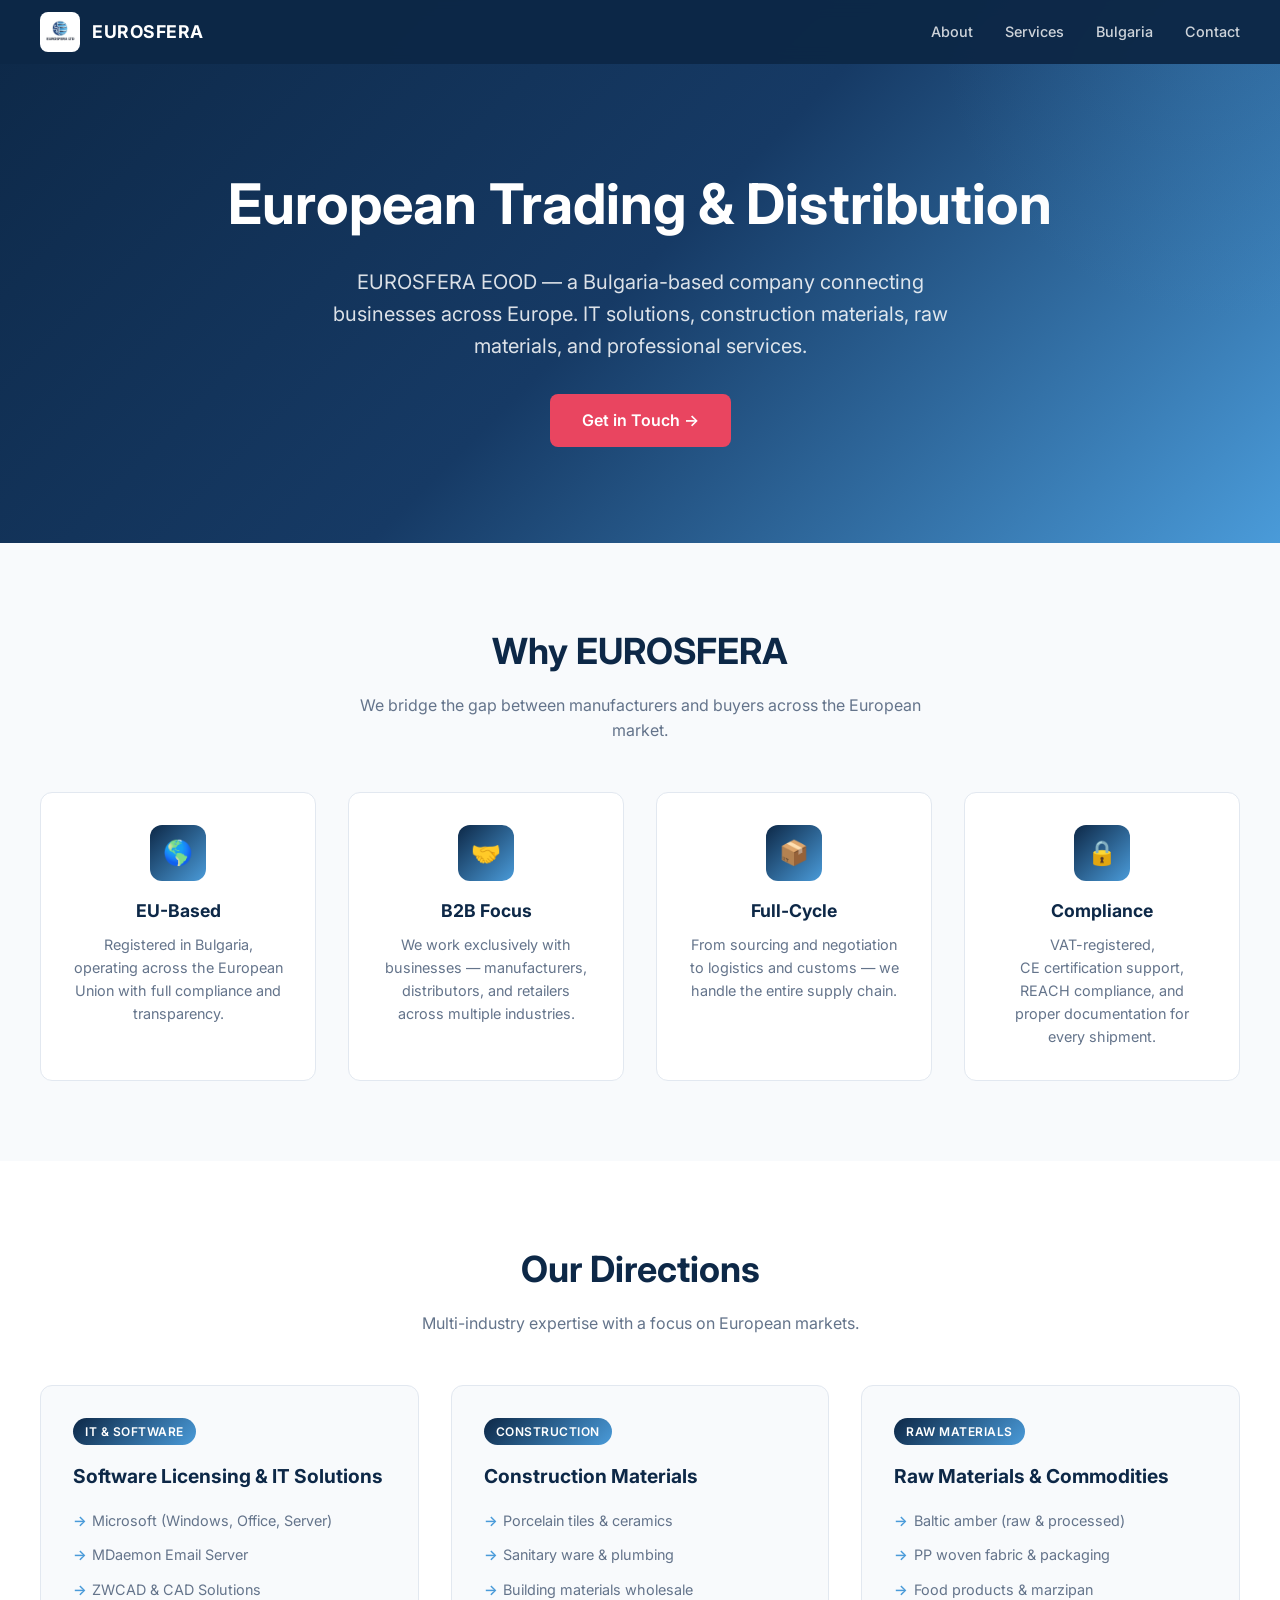
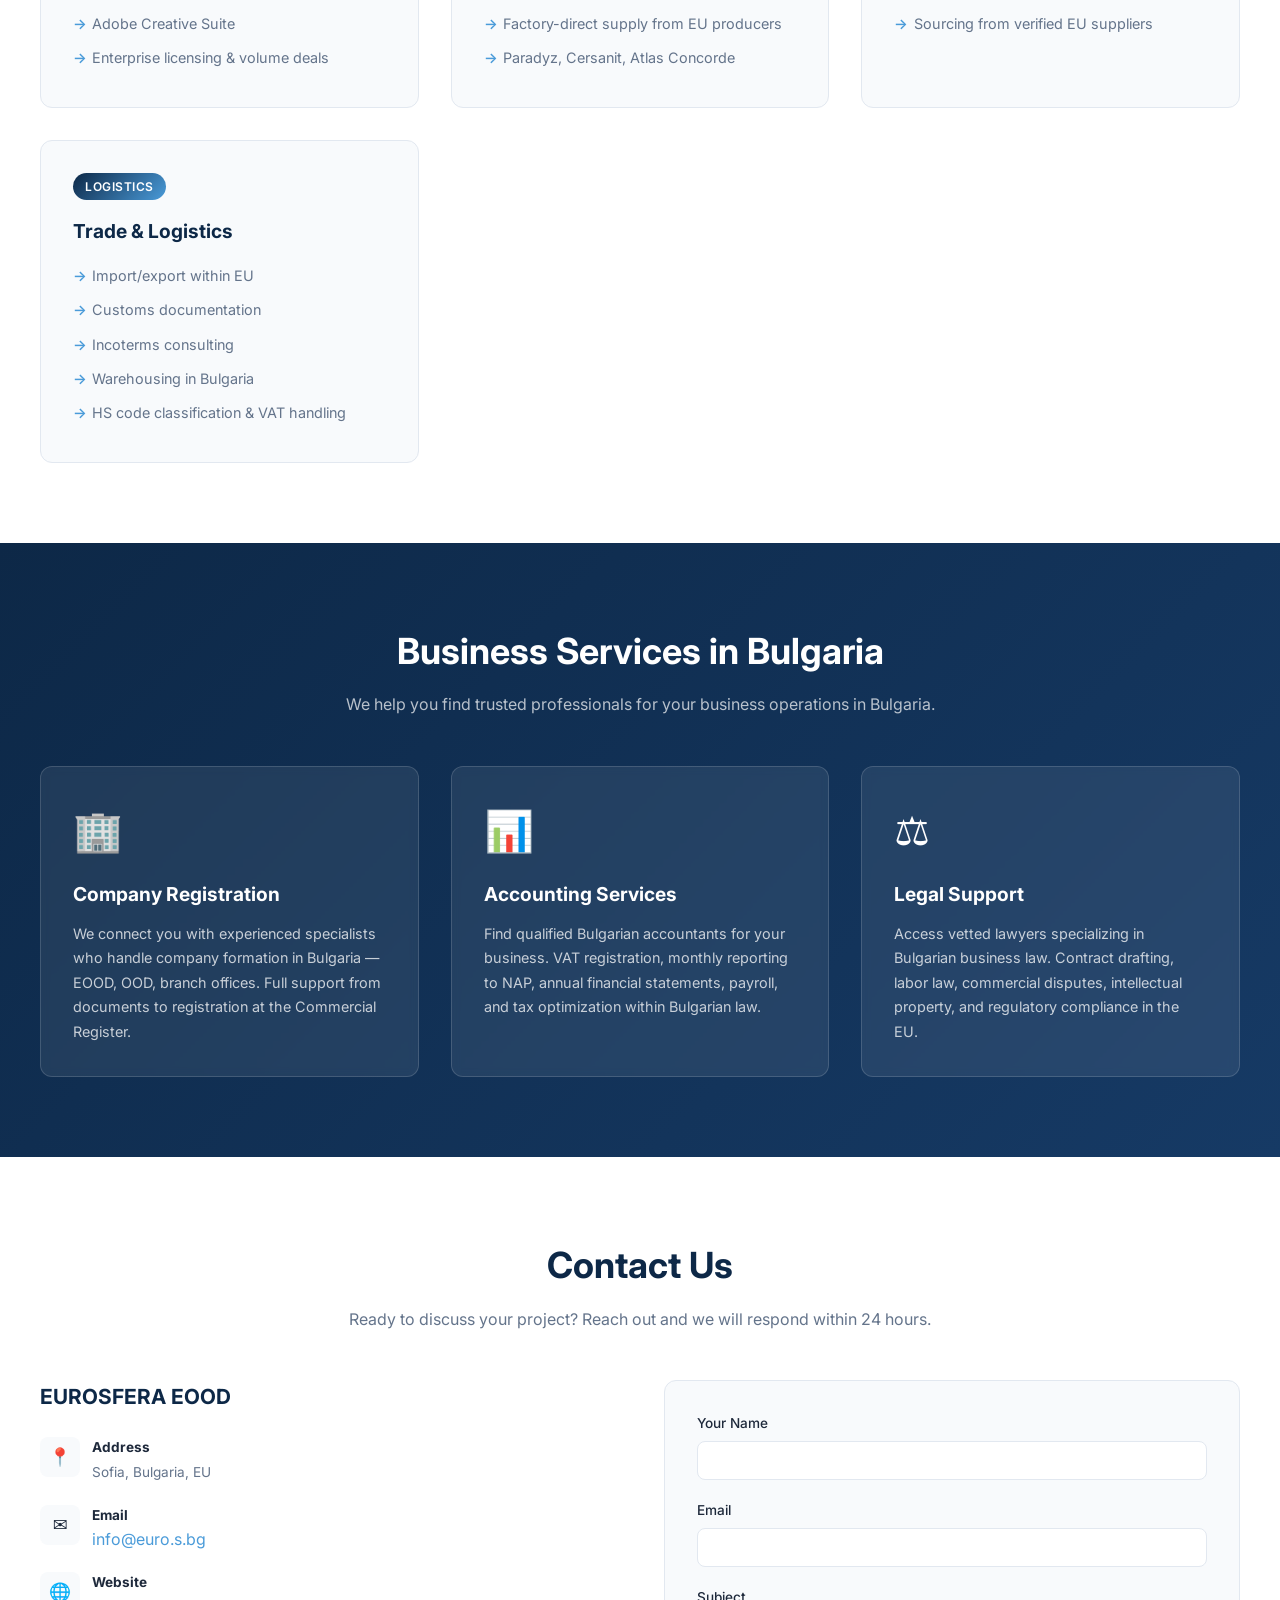
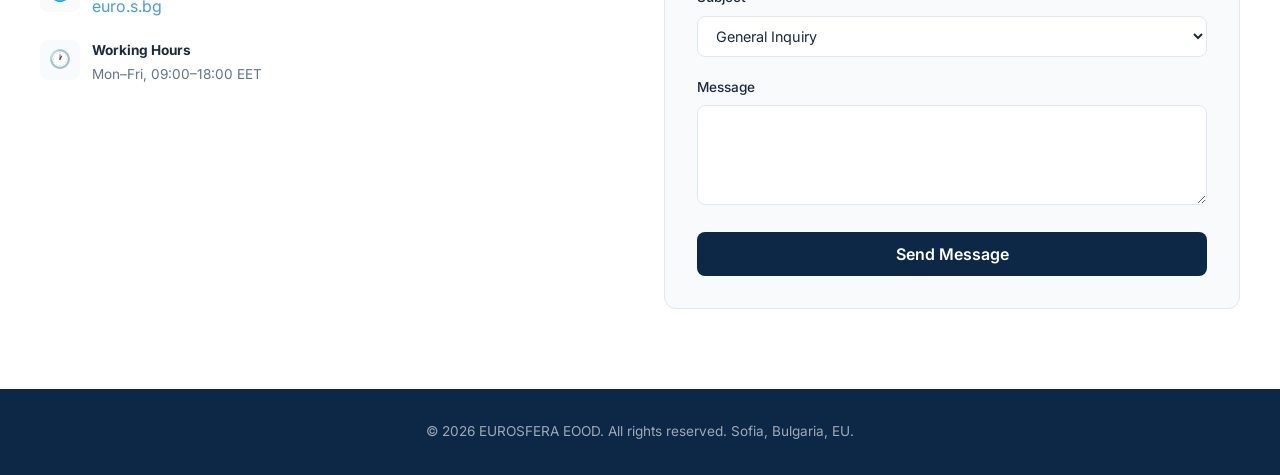
<file: index.html>
<!DOCTYPE html>
<html lang="en">
<head>
    <meta charset="UTF-8">
    <meta name="viewport" content="width=device-width, initial-scale=1.0">
    <title>EUROSFERA EOOD — European Trading & Distribution | Bulgaria</title>
    <meta name="description" content="EUROSFERA EOOD — European trading and distribution company based in Bulgaria. IT solutions, construction materials, raw materials, logistics, and business services.">
    <link rel="preconnect" href="https://fonts.googleapis.com">
    <link rel="preconnect" href="https://fonts.gstatic.com" crossorigin>
    <link href="https://fonts.googleapis.com/css2?family=Inter:wght@400;500;600;700&display=swap" rel="stylesheet">
    <style>
        *,*::before,*::after{box-sizing:border-box;margin:0;padding:0}
        :root{--navy:#0d2847;--blue:#4a9bd9;--light-blue:#7eb8da;--accent:#e94560;--bg:#f8fafc;--text:#1e293b;--text-light:#64748b;--white:#fff;--border:#e2e8f0}
        html{scroll-behavior:smooth}
        body{font-family:'Inter',system-ui,-apple-system,sans-serif;color:var(--text);background:var(--bg);line-height:1.6;-webkit-font-smoothing:antialiased}
        nav{position:fixed;top:0;width:100%;background:rgba(13,40,71,.97);backdrop-filter:blur(8px);z-index:100;padding:0 2rem}
        .nav-inner{max-width:1200px;margin:0 auto;display:flex;align-items:center;justify-content:space-between;height:64px}
        .nav-logo{display:flex;align-items:center;gap:12px;text-decoration:none;color:var(--white)}
        .nav-logo img{width:40px;height:40px;border-radius:8px}
        .nav-logo span{font-weight:700;font-size:1.1rem;letter-spacing:.5px}
        .nav-links{display:flex;gap:2rem;list-style:none}
        .nav-links a{color:rgba(255,255,255,.8);text-decoration:none;font-size:.9rem;font-weight:500;transition:color .2s}
        .nav-links a:hover,.nav-links a:focus-visible{color:var(--white)}
        .nav-links a:focus-visible{outline:2px solid var(--blue);outline-offset:4px;border-radius:2px}
        .burger{display:none;background:none;border:none;cursor:pointer;padding:8px}
        .burger span{display:block;width:24px;height:2px;background:var(--white);margin:5px 0;transition:transform .3s,opacity .3s}
        .hero{background:linear-gradient(135deg,var(--navy) 0%,#163a65 50%,var(--blue) 100%);color:var(--white);padding:10rem 2rem 6rem;text-align:center;position:relative;overflow:hidden}
        .hero::before{content:'';position:absolute;top:-50%;right:-20%;width:600px;height:600px;background:radial-gradient(circle,rgba(74,155,217,.15) 0%,transparent 70%);border-radius:50%}
        .hero h1{font-size:clamp(2rem,5vw,3.5rem);font-weight:700;margin-bottom:1rem;text-wrap:balance}
        .hero p{font-size:clamp(1rem,2vw,1.25rem);color:rgba(255,255,255,.85);max-width:640px;margin:0 auto 2rem}
        .hero-cta{display:inline-flex;align-items:center;gap:8px;background:var(--accent);color:var(--white);padding:14px 32px;border-radius:8px;text-decoration:none;font-weight:600;font-size:1rem;transition:transform .2s,opacity .2s}
        .hero-cta:hover{transform:translateY(-2px);opacity:.9}
        .hero-cta:focus-visible{outline:2px solid var(--white);outline-offset:4px;border-radius:8px}
        section{padding:5rem 2rem}
        .container{max-width:1200px;margin:0 auto}
        .section-title{font-size:clamp(1.5rem,3vw,2.25rem);font-weight:700;text-align:center;margin-bottom:.75rem;color:var(--navy);text-wrap:balance}
        .section-subtitle{text-align:center;color:var(--text-light);max-width:600px;margin:0 auto 3rem}
        .about-grid{display:grid;grid-template-columns:repeat(auto-fit,minmax(250px,1fr));gap:2rem}
        .about-card{background:var(--white);border:1px solid var(--border);border-radius:12px;padding:2rem;text-align:center;transition:transform .2s}
        .about-card:hover{transform:translateY(-4px)}
        .about-icon{width:56px;height:56px;background:linear-gradient(135deg,var(--navy),var(--blue));border-radius:12px;display:flex;align-items:center;justify-content:center;margin:0 auto 1rem;font-size:1.5rem}
        .about-card h3{font-size:1.1rem;margin-bottom:.5rem;color:var(--navy)}
        .about-card p{font-size:.9rem;color:var(--text-light)}
        .services{background:var(--white)}
        .services-grid{display:grid;grid-template-columns:repeat(auto-fit,minmax(280px,1fr));gap:2rem}
        .service-card{background:var(--bg);border:1px solid var(--border);border-radius:12px;padding:2rem;transition:transform .2s}
        .service-card:hover{transform:translateY(-4px)}
        .service-badge{display:inline-block;background:linear-gradient(135deg,var(--navy),var(--blue));color:var(--white);padding:4px 12px;border-radius:20px;font-size:.75rem;font-weight:600;letter-spacing:.5px;text-transform:uppercase;margin-bottom:1rem}
        .service-card h3{font-size:1.2rem;margin-bottom:.75rem;color:var(--navy)}
        .service-card ul{list-style:none;padding:0}
        .service-card li{padding:.35rem 0;font-size:.9rem;color:var(--text-light);padding-left:1.2rem;position:relative}
        .service-card li::before{content:'\2192';position:absolute;left:0;color:var(--blue);font-weight:600}
        .bg-services{background:linear-gradient(135deg,var(--navy) 0%,#163a65 100%);color:var(--white)}
        .bg-services .section-title{color:var(--white)}
        .bg-services .section-subtitle{color:rgba(255,255,255,.7)}
        .bg-grid{display:grid;grid-template-columns:repeat(auto-fit,minmax(300px,1fr));gap:2rem}
        .bg-card{background:rgba(255,255,255,.08);border:1px solid rgba(255,255,255,.15);border-radius:12px;padding:2rem;backdrop-filter:blur(4px);transition:transform .2s}
        .bg-card:hover{transform:translateY(-4px)}
        .bg-card-icon{font-size:2.5rem;margin-bottom:1rem}
        .bg-card h3{font-size:1.2rem;margin-bottom:.75rem}
        .bg-card p{font-size:.9rem;color:rgba(255,255,255,.75);line-height:1.7}
        .contact{background:var(--white)}
        .contact-grid{display:grid;grid-template-columns:1fr 1fr;gap:3rem;align-items:start}
        .contact-info h3{font-size:1.3rem;color:var(--navy);margin-bottom:1.5rem}
        .contact-item{display:flex;align-items:flex-start;gap:12px;margin-bottom:1.25rem}
        .contact-item-icon{width:40px;height:40px;background:var(--bg);border-radius:8px;display:flex;align-items:center;justify-content:center;flex-shrink:0;font-size:1.1rem}
        .contact-item-text strong{display:block;font-size:.85rem;color:var(--text)}
        .contact-item-text span{font-size:.85rem;color:var(--text-light)}
        .contact-item-text a{color:var(--blue);text-decoration:none}
        .contact-item-text a:hover{text-decoration:underline}
        .contact-item-text a:focus-visible{outline:2px solid var(--blue);outline-offset:2px;border-radius:2px}
        .contact-form{background:var(--bg);border:1px solid var(--border);border-radius:12px;padding:2rem}
        .form-group{margin-bottom:1.25rem}
        .form-group label{display:block;font-size:.85rem;font-weight:500;margin-bottom:.4rem;color:var(--text)}
        .form-group input,.form-group textarea,.form-group select{width:100%;padding:10px 14px;border:1px solid var(--border);border-radius:8px;font-family:inherit;font-size:.9rem;background:var(--white);color:var(--text);transition:border-color .2s}
        .form-group input:focus,.form-group textarea:focus,.form-group select:focus{outline:none;border-color:var(--blue);box-shadow:0 0 0 3px rgba(74,155,217,.15)}
        .form-group input:focus-visible,.form-group textarea:focus-visible,.form-group select:focus-visible{outline:2px solid var(--blue);outline-offset:1px}
        .form-group textarea{resize:vertical;min-height:100px}
        .form-submit{width:100%;padding:12px;background:var(--navy);color:var(--white);border:none;border-radius:8px;font-family:inherit;font-size:1rem;font-weight:600;cursor:pointer;transition:opacity .2s}
        .form-submit:hover{opacity:.9}
        .form-submit:focus-visible{outline:2px solid var(--blue);outline-offset:4px}
        .form-submit:disabled{opacity:.5;cursor:not-allowed}
        footer{background:var(--navy);color:rgba(255,255,255,.6);padding:2rem;text-align:center;font-size:.85rem}
        footer a{color:var(--light-blue);text-decoration:none}
        footer a:hover{text-decoration:underline}
        @media(max-width:768px){.nav-links{display:none}.nav-links.active{display:flex;flex-direction:column;position:absolute;top:64px;left:0;right:0;background:var(--navy);padding:1rem 2rem 2rem;gap:1rem}.burger{display:block}.hero{padding:8rem 1.5rem 4rem}.contact-grid{grid-template-columns:1fr}}
        @media(prefers-reduced-motion:reduce){*,*::before,*::after{animation-duration:.01ms!important;transition-duration:.01ms!important}html{scroll-behavior:auto}}
    </style>
</head>
<body>
<nav><div class="nav-inner">
    <a href="#" class="nav-logo"><img src="assets/logo.jpg" alt="EUROSFERA" width="40" height="40"><span>EUROSFERA</span></a>
    <ul class="nav-links" id="navLinks"><li><a href="#about">About</a></li><li><a href="#services">Services</a></li><li><a href="#bulgaria">Bulgaria</a></li><li><a href="#contact">Contact</a></li></ul>
    <button class="burger" id="burger" aria-label="Toggle navigation menu"><span></span><span></span><span></span></button>
</div></nav>

<section class="hero"><div class="container">
    <h1>European Trading &amp; Distribution</h1>
    <p>EUROSFERA EOOD &mdash; a Bulgaria-based company connecting businesses across Europe. IT&nbsp;solutions, construction materials, raw materials, and professional services.</p>
    <a href="#contact" class="hero-cta">Get in Touch &rarr;</a>
</div></section>

<section id="about"><div class="container">
    <h2 class="section-title">Why EUROSFERA</h2>
    <p class="section-subtitle">We bridge the gap between manufacturers and buyers across the European market.</p>
    <div class="about-grid">
        <div class="about-card"><div class="about-icon">&#127758;</div><h3>EU-Based</h3><p>Registered in Bulgaria, operating across the European Union with full compliance and transparency.</p></div>
        <div class="about-card"><div class="about-icon">&#129309;</div><h3>B2B Focus</h3><p>We work exclusively with businesses &mdash; manufacturers, distributors, and retailers across multiple industries.</p></div>
        <div class="about-card"><div class="about-icon">&#128230;</div><h3>Full-Cycle</h3><p>From sourcing and negotiation to logistics and customs &mdash; we handle the entire supply chain.</p></div>
        <div class="about-card"><div class="about-icon">&#128274;</div><h3>Compliance</h3><p>VAT-registered, CE&nbsp;certification support, REACH compliance, and proper documentation for every shipment.</p></div>
    </div>
</div></section>

<section id="services" class="services"><div class="container">
    <h2 class="section-title">Our Directions</h2>
    <p class="section-subtitle">Multi-industry expertise with a focus on European markets.</p>
    <div class="services-grid">
        <div class="service-card"><span class="service-badge">IT &amp; Software</span><h3>Software Licensing &amp; IT Solutions</h3><ul>
            <li>Microsoft (Windows, Office, Server)</li><li>MDaemon Email Server</li><li>ZWCAD &amp; CAD Solutions</li><li>Adobe Creative Suite</li><li>Enterprise licensing &amp; volume deals</li></ul></div>
        <div class="service-card"><span class="service-badge">Construction</span><h3>Construction Materials</h3><ul>
            <li>Porcelain tiles &amp; ceramics</li><li>Sanitary ware &amp; plumbing</li><li>Building materials wholesale</li><li>Factory-direct supply from EU producers</li><li>Paradyz, Cersanit, Atlas Concorde</li></ul></div>
        <div class="service-card"><span class="service-badge">Raw Materials</span><h3>Raw Materials &amp; Commodities</h3><ul>
            <li>Baltic amber (raw &amp; processed)</li><li>PP woven fabric &amp; packaging</li><li>Food products &amp; marzipan</li><li>Sourcing from verified EU suppliers</li></ul></div>
        <div class="service-card"><span class="service-badge">Logistics</span><h3>Trade &amp; Logistics</h3><ul>
            <li>Import/export within EU</li><li>Customs documentation</li><li>Incoterms consulting</li><li>Warehousing in Bulgaria</li><li>HS code classification &amp; VAT handling</li></ul></div>
    </div>
</div></section>

<section id="bulgaria" class="bg-services"><div class="container">
    <h2 class="section-title">Business Services in Bulgaria</h2>
    <p class="section-subtitle">We help you find trusted professionals for your business operations in Bulgaria.</p>
    <div class="bg-grid">
        <div class="bg-card"><div class="bg-card-icon">&#127970;</div><h3>Company Registration</h3><p>We connect you with experienced specialists who handle company formation in Bulgaria &mdash; EOOD, OOD, branch offices. Full support from documents to registration at the Commercial Register.</p></div>
        <div class="bg-card"><div class="bg-card-icon">&#128202;</div><h3>Accounting Services</h3><p>Find qualified Bulgarian accountants for your business. VAT registration, monthly reporting to NAP, annual financial statements, payroll, and tax optimization within Bulgarian law.</p></div>
        <div class="bg-card"><div class="bg-card-icon">&#9878;&#65039;</div><h3>Legal Support</h3><p>Access vetted lawyers specializing in Bulgarian business law. Contract drafting, labor law, commercial disputes, intellectual property, and regulatory compliance in the EU.</p></div>
    </div>
</div></section>

<section id="contact" class="contact"><div class="container">
    <h2 class="section-title">Contact Us</h2>
    <p class="section-subtitle">Ready to discuss your project? Reach out and we will respond within 24&nbsp;hours.</p>
    <div class="contact-grid">
        <div class="contact-info">
            <h3>EUROSFERA EOOD</h3>
            <div class="contact-item"><div class="contact-item-icon">&#128205;</div><div class="contact-item-text"><strong>Address</strong><span>Sofia, Bulgaria, EU</span></div></div>
            <div class="contact-item"><div class="contact-item-icon">&#9993;&#65039;</div><div class="contact-item-text"><strong>Email</strong><a href="mailto:info@euro.s.bg">info@euro.s.bg</a></div></div>
            <div class="contact-item"><div class="contact-item-icon">&#127760;</div><div class="contact-item-text"><strong>Website</strong><a href="https://euro.s.bg">euro.s.bg</a></div></div>
            <div class="contact-item"><div class="contact-item-icon">&#128336;</div><div class="contact-item-text"><strong>Working Hours</strong><span>Mon&ndash;Fri, 09:00&ndash;18:00 EET</span></div></div>
        </div>
        <form class="contact-form" id="contactForm" action="#" method="POST">
            <div class="form-group"><label for="name">Your Name</label><input type="text" id="name" name="name" autocomplete="name" required></div>
            <div class="form-group"><label for="email">Email</label><input type="email" id="email" name="email" autocomplete="email" required></div>
            <div class="form-group"><label for="subject">Subject</label><select id="subject" name="subject">
                <option value="general">General Inquiry</option><option value="it">IT &amp; Software</option><option value="construction">Construction Materials</option><option value="raw">Raw Materials</option><option value="logistics">Trade &amp; Logistics</option><option value="company">Company Registration in Bulgaria</option><option value="accounting">Accounting Services</option><option value="legal">Legal Support</option></select></div>
            <div class="form-group"><label for="message">Message</label><textarea id="message" name="message" rows="4" required></textarea></div>
            <button type="submit" class="form-submit">Send Message</button>
        </form>
    </div>
</div></section>

<footer><div class="container"><p>&copy; 2026 EUROSFERA EOOD. All rights reserved. Sofia, Bulgaria, EU.</p></div></footer>

<script>
const burger=document.getElementById('burger'),navLinks=document.getElementById('navLinks');
burger.addEventListener('click',()=>{navLinks.classList.toggle('active');burger.setAttribute('aria-expanded',navLinks.classList.contains('active'))});
navLinks.querySelectorAll('a').forEach(a=>a.addEventListener('click',()=>navLinks.classList.remove('active')));
document.getElementById('contactForm').addEventListener('submit',e=>{e.preventDefault();const b=e.target.querySelector('.form-submit');b.disabled=true;b.textContent='Sending\u2026';setTimeout(()=>{b.textContent='Sent \u2713';e.target.reset();setTimeout(()=>{b.disabled=false;b.textContent='Send Message'},2000)},1000)});
</script>
</body></html>
</file>
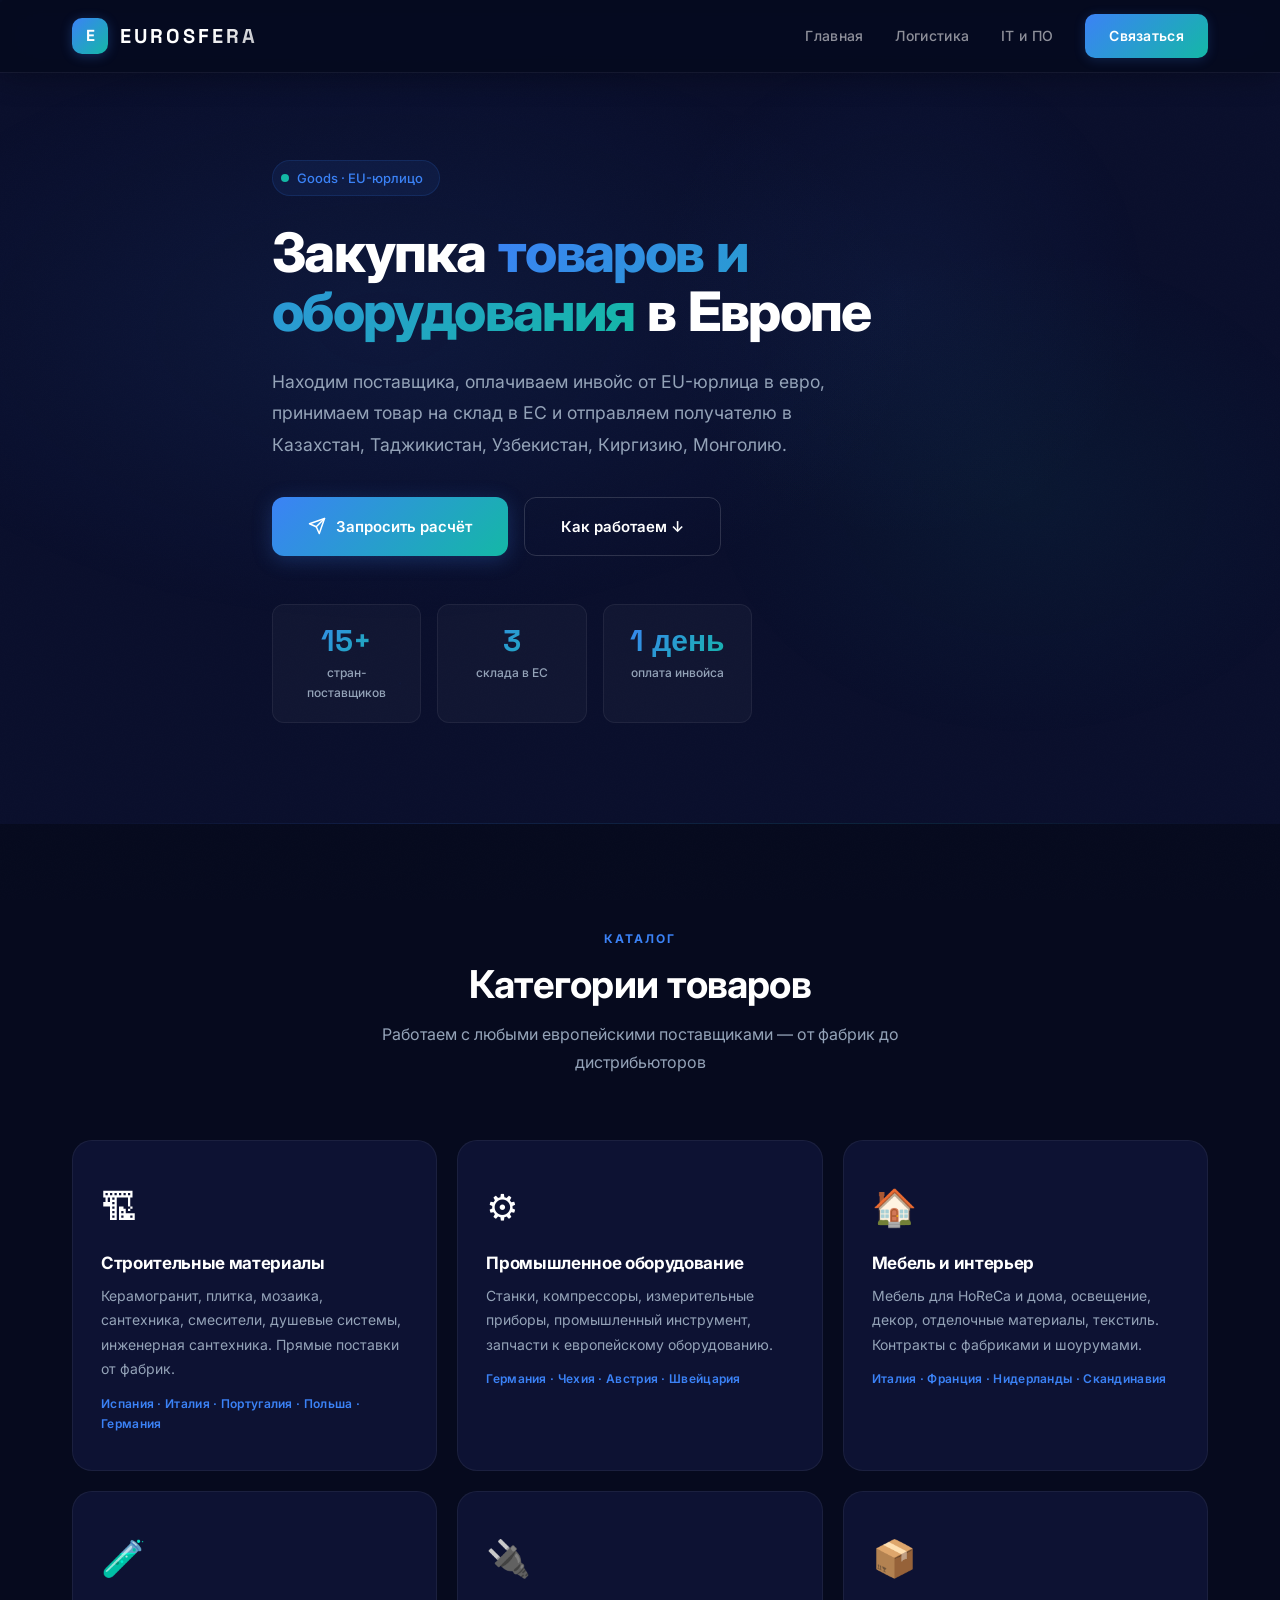
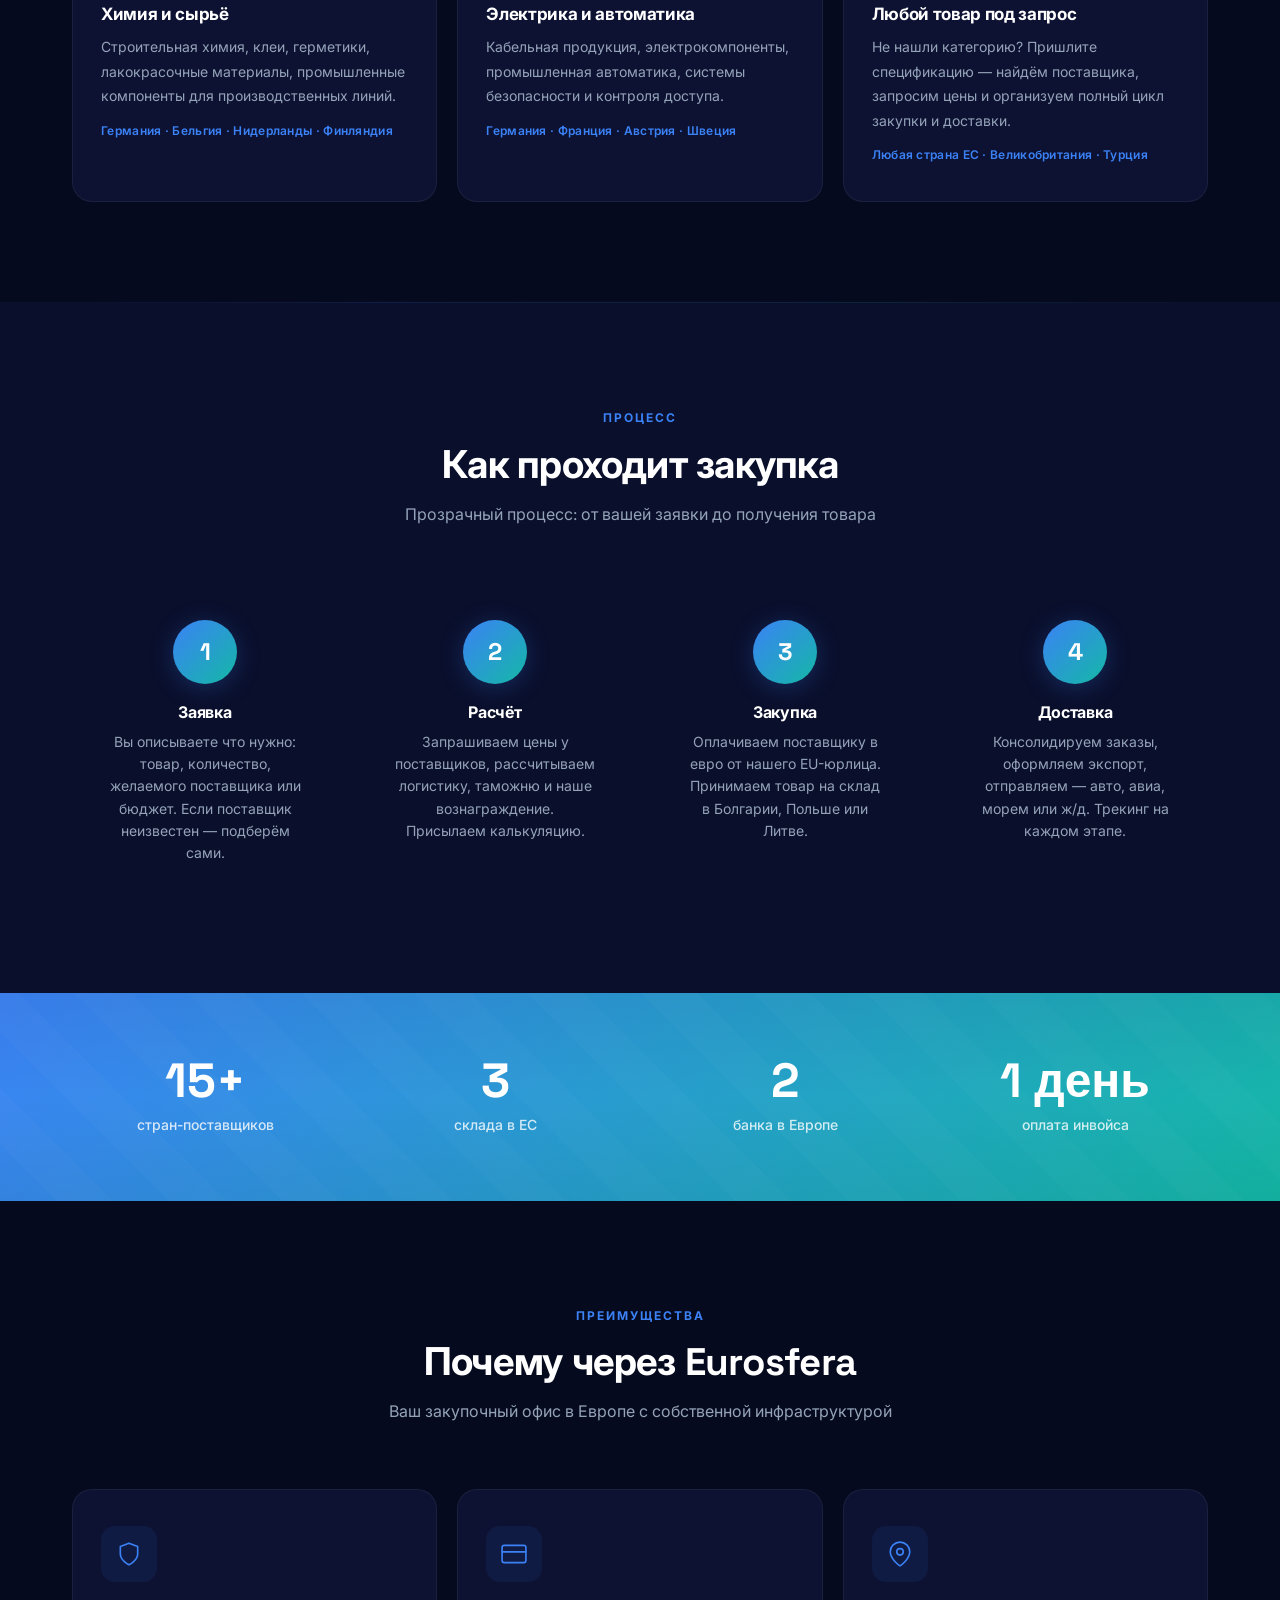
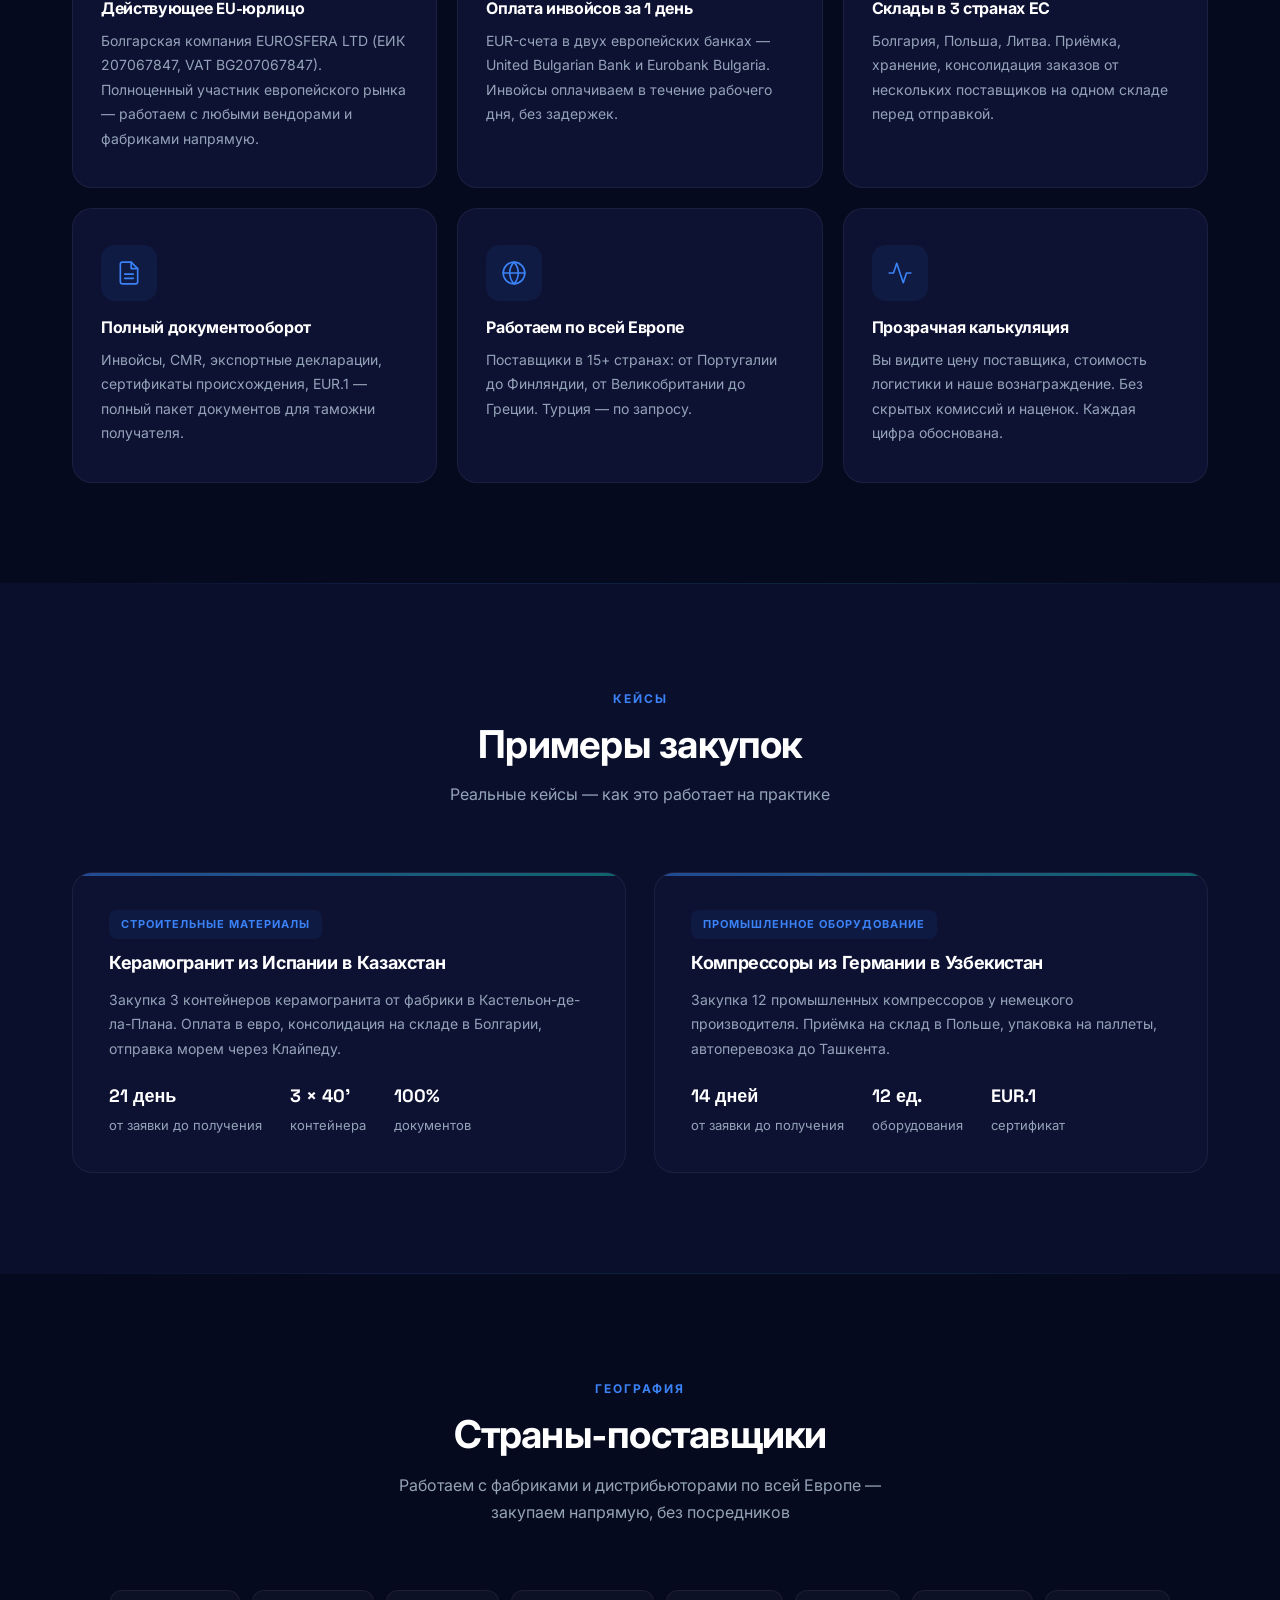
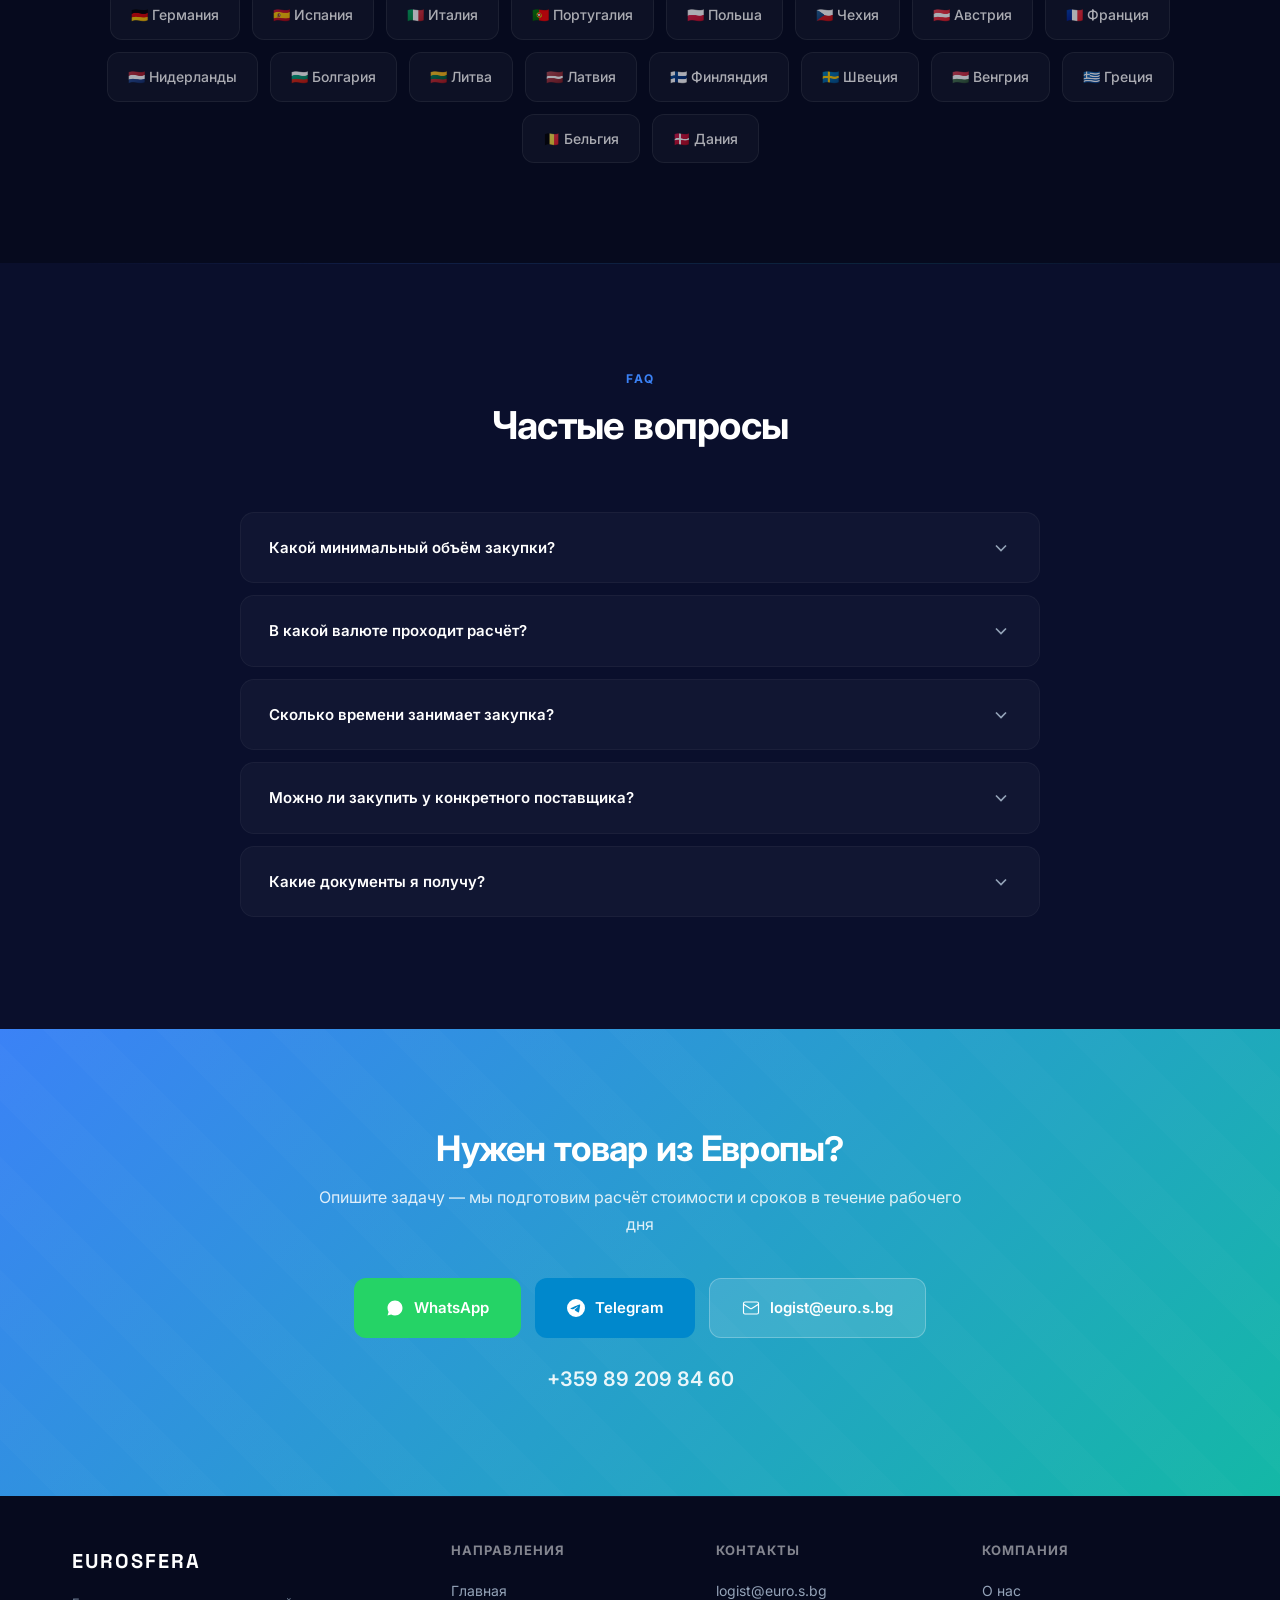
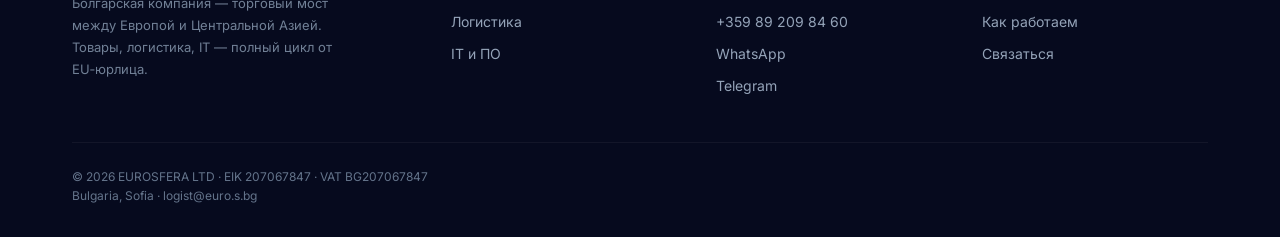
<file: goods.html>
<!DOCTYPE html>
<html lang="ru">
<head>
<meta charset="UTF-8">
<meta name="viewport" content="width=device-width, initial-scale=1.0">
<title>Товары и оборудование из ЕС — EUROSFERA</title>
<meta name="description" content="Закупка товаров и оборудования у европейских поставщиков. Оплата в евро от EU-юрлица, консолидация на складах в Болгарии, Польше и Литве, экспорт в Казахстан, Таджикистан, Узбекистан, Киргизию.">
<link rel="preconnect" href="https://fonts.googleapis.com">
<link rel="preconnect" href="https://fonts.gstatic.com" crossorigin>
<link href="https://fonts.googleapis.com/css2?family=Inter:wght@300;400;500;600;700;800&family=Space+Grotesk:wght@500;600;700&display=swap" rel="stylesheet">
<style>
:root {
  --navy: #0a0f2c;
  --navy-deep: #060a1e;
  --navy-light: #111640;
  --navy-card: #0d1233;
  --white: #FFFFFF;
  --gray-300: #CBD5E1;
  --gray-400: #94A3B8;
  --gray-500: #718096;
  --gray-600: #64748B;
  --blue: #3B82F6;
  --blue-dark: #2563EB;
  --indigo: #6366F1;
  --teal: #14B8A6;
  --accent-gradient: linear-gradient(135deg, var(--blue), var(--teal));
}
*,*::before,*::after{margin:0;padding:0;box-sizing:border-box}
html{scroll-behavior:smooth}
body{font-family:'Inter',system-ui,-apple-system,sans-serif;color:var(--white);background:var(--navy);line-height:1.7;overflow-x:hidden;-webkit-font-smoothing:antialiased;-moz-osx-font-smoothing:grayscale}
a{color:inherit;text-decoration:none}
img{max-width:100%;display:block}
h1,h2,h3,h4,h5{font-family:'Space Grotesk','Inter',sans-serif;line-height:1.15;letter-spacing:-0.02em}
.wrap{max-width:1200px;margin:0 auto;padding:0 32px}

/* CANVAS + NOISE */
#particles{position:fixed;inset:0;pointer-events:none;z-index:0;opacity:.35}
body::before{content:'';position:fixed;inset:0;z-index:1;pointer-events:none;opacity:.03;background-image:url("data:image/svg+xml,%3Csvg viewBox='0 0 256 256' xmlns='http://www.w3.org/2000/svg'%3E%3Cfilter id='noise'%3E%3CfeTurbulence type='fractalNoise' baseFrequency='.9' numOctaves='4' stitchTiles='stitch'/%3E%3C/filter%3E%3Crect width='100%25' height='100%25' filter='url(%23noise)' opacity='.5'/%3E%3C/svg%3E");background-repeat:repeat;background-size:256px 256px}

/* HEADER */
.header{position:fixed;top:0;left:0;right:0;z-index:100;padding:14px 0;background:rgba(6,10,30,.92);backdrop-filter:blur(20px) saturate(1.8);-webkit-backdrop-filter:blur(20px) saturate(1.8);box-shadow:0 1px 0 rgba(255,255,255,.05),0 4px 30px rgba(0,0,0,.3)}
.header .wrap{display:flex;align-items:center;justify-content:space-between}
.logo{display:flex;align-items:center;gap:12px}
.logo-mark{width:36px;height:36px;background:var(--accent-gradient);border-radius:10px;display:flex;align-items:center;justify-content:center;font-family:'Space Grotesk',sans-serif;font-weight:700;font-size:16px;color:white;box-shadow:0 2px 12px rgba(59,130,246,.3)}
.logo-text{font-family:'Space Grotesk',sans-serif;font-weight:700;font-size:20px;letter-spacing:3px;text-transform:uppercase;background:linear-gradient(135deg,#fff 60%,rgba(255,255,255,.7));-webkit-background-clip:text;-webkit-text-fill-color:transparent;background-clip:text}
.nav{display:flex;align-items:center;gap:32px}
.nav a{font-size:14px;font-weight:500;color:rgba(255,255,255,.55);transition:color .3s;letter-spacing:.3px;position:relative}
.nav a:not(.btn-cta)::after{content:'';position:absolute;bottom:-4px;left:0;right:0;height:1.5px;background:var(--accent-gradient);transform:scaleX(0);transition:transform .3s cubic-bezier(.22,1,.36,1);transform-origin:right}
.nav a:not(.btn-cta):hover{color:var(--white)}
.nav a:not(.btn-cta):hover::after{transform:scaleX(1);transform-origin:left}
.nav .btn-cta{background:var(--accent-gradient);color:var(--white);padding:10px 24px;border-radius:10px;font-weight:600;font-size:14px;transition:all .3s cubic-bezier(.22,1,.36,1);box-shadow:0 2px 12px rgba(59,130,246,.2)}
.nav .btn-cta:hover{box-shadow:0 4px 24px rgba(59,130,246,.4);transform:translateY(-1px)}
.burger{display:none;background:none;border:none;cursor:pointer;padding:6px}
.burger span{display:block;width:22px;height:2px;background:var(--white);border-radius:2px;margin:5px 0;transition:.3s}
.mobile-menu{display:none;position:fixed;inset:0;background:var(--navy-deep);z-index:99;flex-direction:column;align-items:center;justify-content:center;gap:32px}
.mobile-menu.open{display:flex}
.mobile-menu a{color:var(--white);font-size:1.3rem;font-weight:500}
.mobile-close{position:absolute;top:22px;right:28px;background:none;border:none;cursor:pointer}
.mobile-close svg{width:28px;height:28px;stroke:var(--white);stroke-width:2}

/* HERO */
.hero{padding:160px 0 100px;position:relative;overflow:hidden}
.hero-bg{position:absolute;inset:0;background:radial-gradient(ellipse 70% 60% at 30% 40%,rgba(59,130,246,.08) 0%,transparent 60%),radial-gradient(ellipse 50% 60% at 80% 60%,rgba(20,184,166,.05) 0%,transparent 50%)}
.hero-glow{position:absolute;width:500px;height:500px;border-radius:50%;background:radial-gradient(circle,rgba(59,130,246,.06) 0%,transparent 70%);top:5%;right:10%;animation:float 20s ease-in-out infinite;pointer-events:none}
@keyframes float{0%,100%{transform:translate(0,0)}33%{transform:translate(30px,-20px)}66%{transform:translate(-20px,15px)}}
.hero .wrap{position:relative;z-index:2;max-width:800px}
.hero-badge{display:inline-flex;align-items:center;gap:8px;background:rgba(59,130,246,.08);border:1px solid rgba(59,130,246,.15);border-radius:100px;padding:6px 16px 6px 8px;font-size:13px;font-weight:500;color:var(--blue);margin-bottom:28px}
.hero-badge-dot{width:8px;height:8px;background:var(--teal);border-radius:50%;animation:pulse-badge 2s ease-in-out infinite}
@keyframes pulse-badge{0%,100%{opacity:1}50%{opacity:.4}}
.hero-text h1{font-size:clamp(2.2rem,4.5vw,3.4rem);font-weight:800;margin-bottom:24px;letter-spacing:-0.03em;line-height:1.08}
.hero-text h1 .accent{background:linear-gradient(135deg,var(--blue) 0%,var(--teal) 100%);-webkit-background-clip:text;-webkit-text-fill-color:transparent;background-clip:text}
.hero-text .lead{font-size:clamp(1rem,1.6vw,1.1rem);color:var(--gray-400);margin-bottom:36px;max-width:560px;line-height:1.8}
.hero-btns{display:flex;gap:16px;flex-wrap:wrap;margin-bottom:48px}
.btn-primary{display:inline-flex;align-items:center;gap:10px;background:var(--accent-gradient);color:var(--white);padding:16px 36px;border-radius:12px;font-weight:600;font-size:15px;border:none;cursor:pointer;transition:all .3s cubic-bezier(.22,1,.36,1);box-shadow:0 4px 20px rgba(59,130,246,.25);position:relative;overflow:hidden}
.btn-primary::before{content:'';position:absolute;inset:0;background:linear-gradient(135deg,rgba(255,255,255,.1),transparent);opacity:0;transition:opacity .3s}
.btn-primary:hover{box-shadow:0 8px 32px rgba(59,130,246,.4);transform:translateY(-2px)}
.btn-primary:hover::before{opacity:1}
.btn-outline{display:inline-flex;align-items:center;gap:10px;background:transparent;color:var(--white);padding:16px 36px;border-radius:12px;font-weight:600;font-size:15px;border:1.5px solid rgba(255,255,255,.15);cursor:pointer;transition:all .3s cubic-bezier(.22,1,.36,1)}
.btn-outline:hover{border-color:rgba(255,255,255,.4);background:rgba(255,255,255,.04);transform:translateY(-2px)}
.hero-stats{display:grid;grid-template-columns:repeat(3,1fr);gap:16px;max-width:480px}
.hero-stat{padding:18px;background:rgba(255,255,255,.03);border:1px solid rgba(255,255,255,.06);border-radius:12px;text-align:center;transition:all .3s}
.hero-stat:hover{border-color:rgba(59,130,246,.15);transform:translateY(-2px)}
.hero-stat .num{font-family:'Space Grotesk',sans-serif;font-size:30px;font-weight:700;background:var(--accent-gradient);-webkit-background-clip:text;-webkit-text-fill-color:transparent;background-clip:text;line-height:1.2}
.hero-stat .lbl{font-size:12px;color:var(--gray-400);margin-top:4px;font-weight:500}

/* SECTION COMMON */
.section{padding:100px 0;position:relative}
.section-alt{background:var(--navy-deep)}
.section-divider{height:1px;background:linear-gradient(90deg,transparent 5%,rgba(59,130,246,.12) 30%,rgba(20,184,166,.12) 70%,transparent 95%)}
.section-head{text-align:center;margin-bottom:64px}
.section-head .overline{display:inline-block;font-size:12px;font-weight:700;letter-spacing:2px;text-transform:uppercase;color:var(--blue);margin-bottom:14px}
.section-head h2{font-size:clamp(1.6rem,3vw,2.4rem);margin-bottom:14px;font-weight:700}
.section-head p{color:var(--gray-400);font-size:16px;max-width:540px;margin:0 auto;line-height:1.7}

/* CATEGORIES */
.cat-grid{display:grid;grid-template-columns:repeat(3,1fr);gap:20px}
.cat-item{background:var(--navy-card);border:1px solid rgba(255,255,255,.06);border-radius:20px;padding:36px 28px;transition:all .5s cubic-bezier(.22,1,.36,1);position:relative;overflow:hidden}
.cat-item::before{content:'';position:absolute;top:0;left:0;right:0;height:3px;background:var(--accent-gradient);opacity:0;transition:opacity .4s}
.cat-item::after{content:'';position:absolute;inset:0;background:linear-gradient(180deg,rgba(59,130,246,.02) 0%,transparent 50%);opacity:0;transition:opacity .4s}
.cat-item:hover{border-color:rgba(59,130,246,.15);transform:translateY(-6px);box-shadow:0 20px 56px rgba(0,0,0,.2)}
.cat-item:hover::before{opacity:1}
.cat-item:hover::after{opacity:1}
.cat-icon{position:relative;z-index:1;font-size:36px;margin-bottom:16px}
.cat-item h4{position:relative;z-index:1;font-size:17px;margin-bottom:10px;font-weight:700}
.cat-item p{position:relative;z-index:1;font-size:14px;color:var(--gray-400);margin-bottom:12px;line-height:1.75}
.cat-brands{position:relative;z-index:1;font-size:12px;color:var(--blue);font-weight:600;letter-spacing:.3px}

/* PROCESS */
.process-grid{display:grid;grid-template-columns:repeat(4,1fr);gap:24px}
.proc-card{text-align:center;position:relative;padding:28px 16px}
.proc-num{width:64px;height:64px;border-radius:50%;background:var(--accent-gradient);color:var(--white);font-family:'Space Grotesk',sans-serif;font-size:24px;font-weight:700;display:flex;align-items:center;justify-content:center;margin:0 auto 20px;box-shadow:0 4px 24px rgba(59,130,246,.25);transition:all .3s}
.proc-card:hover .proc-num{box-shadow:0 8px 36px rgba(59,130,246,.4);transform:scale(1.05)}
.proc-card h4{font-size:16px;margin-bottom:8px;font-weight:700}
.proc-card p{font-size:14px;color:var(--gray-400);max-width:200px;margin:0 auto;line-height:1.6}

/* ADVANTAGES */
.adv-grid{display:grid;grid-template-columns:repeat(3,1fr);gap:20px}
.adv{padding:36px 28px;background:var(--navy-card);border:1px solid rgba(255,255,255,.06);border-radius:20px;transition:all .4s cubic-bezier(.22,1,.36,1)}
.adv:hover{border-color:rgba(59,130,246,.15);transform:translateY(-4px);box-shadow:0 16px 48px rgba(0,0,0,.15)}
.adv-icon{width:56px;height:56px;border-radius:14px;background:rgba(59,130,246,.08);display:flex;align-items:center;justify-content:center;margin-bottom:18px}
.adv-icon svg{width:26px;height:26px;stroke:var(--blue);fill:none;stroke-width:1.5;stroke-linecap:round;stroke-linejoin:round}
.adv h4{font-size:16px;margin-bottom:10px;font-weight:700}
.adv p{font-size:14px;color:var(--gray-400);line-height:1.75}

/* CASE STUDY */
.case-grid{display:grid;grid-template-columns:1fr 1fr;gap:28px}
.case-card{background:var(--navy-card);border:1px solid rgba(255,255,255,.06);border-radius:20px;padding:36px;transition:all .4s cubic-bezier(.22,1,.36,1);position:relative;overflow:hidden}
.case-card::before{content:'';position:absolute;top:0;left:0;right:0;height:3px;background:var(--accent-gradient);opacity:.5}
.case-card:hover{border-color:rgba(59,130,246,.15);transform:translateY(-4px);box-shadow:0 16px 48px rgba(0,0,0,.15)}
.case-tag{display:inline-block;font-size:11px;font-weight:700;letter-spacing:1px;text-transform:uppercase;color:var(--blue);background:rgba(59,130,246,.08);padding:5px 12px;border-radius:8px;margin-bottom:14px}
.case-card h4{font-size:18px;margin-bottom:14px;font-weight:700}
.case-card>p{font-size:14px;color:var(--gray-400);margin-bottom:20px;line-height:1.75}
.case-details{display:flex;gap:28px}
.case-detail{font-size:13px;color:var(--gray-400)}
.case-detail strong{color:var(--white);display:block;font-size:18px;font-family:'Space Grotesk',sans-serif;margin-bottom:2px}

/* COUNTRIES */
.countries-wrap{display:flex;flex-wrap:wrap;justify-content:center;gap:12px;margin-top:40px}
.country-tag{background:rgba(255,255,255,.03);border:1px solid rgba(255,255,255,.06);border-radius:12px;padding:12px 20px;font-size:14px;font-weight:500;color:rgba(255,255,255,.65);transition:all .3s cubic-bezier(.22,1,.36,1);display:flex;align-items:center;gap:8px}
.country-tag:hover{border-color:rgba(59,130,246,.2);color:var(--white);transform:translateY(-3px);box-shadow:0 8px 24px rgba(0,0,0,.1)}

/* STATS BAR */
.stats-bar{padding:64px 0;background:var(--accent-gradient);position:relative;overflow:hidden}
.stats-bar::before{content:'';position:absolute;inset:0;background:repeating-linear-gradient(45deg,transparent,transparent 40px,rgba(255,255,255,.02) 40px,rgba(255,255,255,.02) 80px)}
.stats-bar::after{content:'';position:absolute;inset:0;background:linear-gradient(180deg,rgba(0,0,0,.05) 0%,transparent 50%,rgba(0,0,0,.05) 100%)}
.stats-bar .wrap{display:grid;grid-template-columns:repeat(4,1fr);gap:24px;position:relative;z-index:1}
.stat{text-align:center}
.stat-num{font-family:'Space Grotesk',sans-serif;font-size:48px;font-weight:700;line-height:1}
.stat-label{font-size:14px;opacity:.8;margin-top:8px;font-weight:500}

/* FAQ */
.faq-list{max-width:800px;margin:0 auto}
.faq-item{border:1px solid rgba(255,255,255,.06);border-radius:14px;margin-bottom:12px;overflow:hidden;transition:all .3s;background:rgba(255,255,255,.01)}
.faq-item:hover{border-color:rgba(59,130,246,.15)}
.faq-q{display:flex;align-items:center;justify-content:space-between;padding:22px 28px;cursor:pointer;font-weight:600;font-size:15px;background:rgba(255,255,255,.02);transition:background .2s;user-select:none}
.faq-q:hover{background:rgba(255,255,255,.04)}
.faq-q svg{width:20px;height:20px;stroke:var(--gray-400);stroke-width:2;fill:none;transition:transform .4s cubic-bezier(.22,1,.36,1);flex-shrink:0;margin-left:16px}
.faq-item.open .faq-q svg{transform:rotate(180deg)}
.faq-a{max-height:0;overflow:hidden;transition:max-height .5s cubic-bezier(.22,1,.36,1)}
.faq-item.open .faq-a{max-height:400px}
.faq-a-inner{padding:0 28px 24px;font-size:14px;color:var(--gray-400);line-height:1.8}

/* CTA */
.cta{padding:100px 0;background:var(--accent-gradient);text-align:center;position:relative;overflow:hidden}
.cta::before{content:'';position:absolute;inset:0;background:repeating-linear-gradient(45deg,transparent,transparent 40px,rgba(255,255,255,.015) 40px,rgba(255,255,255,.015) 80px)}
.cta .wrap{max-width:720px;position:relative;z-index:2}
.cta h2{font-size:clamp(1.6rem,3vw,2.2rem);margin-bottom:14px;font-weight:700}
.cta>div>p{color:rgba(255,255,255,.85);font-size:16px;margin-bottom:40px;line-height:1.7}
.cta-buttons{display:flex;gap:14px;justify-content:center;flex-wrap:wrap;margin-bottom:24px}
.cta-btn{padding:16px 32px;border-radius:12px;font-weight:600;font-size:15px;transition:all .3s cubic-bezier(.22,1,.36,1);display:inline-flex;align-items:center;gap:10px}
.cta-wa{background:#25D366;color:var(--white)}
.cta-tg{background:#0088CC;color:var(--white)}
.cta-mail{background:rgba(255,255,255,.12);color:var(--white);border:1.5px solid rgba(255,255,255,.25)}
.cta-wa:hover,.cta-tg:hover{transform:translateY(-3px);box-shadow:0 8px 24px rgba(0,0,0,.25)}
.cta-mail:hover{background:rgba(255,255,255,.2);transform:translateY(-3px)}
.cta-phone{font-size:20px;font-weight:600;margin-top:8px}
.cta-phone a{color:rgba(255,255,255,.9);transition:color .2s}
.cta-phone a:hover{color:var(--white)}

/* FOOTER */
.footer{background:var(--navy-deep);padding:48px 0 32px;position:relative}
.footer::before{content:'';position:absolute;top:0;left:0;right:0;height:1px;background:linear-gradient(90deg,transparent,rgba(59,130,246,.1),transparent)}
.footer-top{display:grid;grid-template-columns:1.5fr 1fr 1fr 1fr;gap:40px;margin-bottom:40px}
.footer-about .footer-brand{font-family:'Space Grotesk',sans-serif;font-weight:700;font-size:20px;letter-spacing:2px;margin-bottom:14px}
.footer-about p{font-size:13px;color:var(--gray-500);line-height:1.7;max-width:280px}
.footer-col h5{font-size:13px;font-weight:700;letter-spacing:1px;text-transform:uppercase;color:rgba(255,255,255,.5);margin-bottom:16px}
.footer-col a{display:block;font-size:14px;color:var(--gray-400);padding:4px 0;transition:color .2s}
.footer-col a:hover{color:var(--white)}
.footer-bottom{padding-top:24px;border-top:1px solid rgba(255,255,255,.05);display:flex;justify-content:space-between;align-items:center;flex-wrap:wrap;gap:12px}
.footer-legal{font-size:12px;color:var(--gray-600);line-height:1.6}

/* SCROLL REVEAL */
.reveal{opacity:0;transform:translateY(32px);transition:opacity .8s cubic-bezier(.22,1,.36,1),transform .8s cubic-bezier(.22,1,.36,1)}
.reveal.visible{opacity:1;transform:translateY(0)}
.reveal-delay-1{transition-delay:.1s}
.reveal-delay-2{transition-delay:.2s}
.reveal-delay-3{transition-delay:.3s}

/* RESPONSIVE */
@media(max-width:1024px){
  .wrap{padding:0 24px}
  .cat-grid,.adv-grid{grid-template-columns:1fr 1fr}
  .process-grid{grid-template-columns:1fr 1fr}
  .footer-top{grid-template-columns:1fr 1fr;gap:32px}
}
@media(max-width:768px){
  .nav{display:none}.burger{display:block}
  .cat-grid,.adv-grid,.case-grid,.process-grid{grid-template-columns:1fr}
  .hero-stats{grid-template-columns:repeat(3,1fr)}
  .stats-bar .wrap{grid-template-columns:repeat(2,1fr);gap:32px}
  .stat-num{font-size:36px}
  .section-head h2{font-size:1.6rem}
  .footer-top{grid-template-columns:1fr;gap:28px}
  .footer-bottom{justify-content:center;text-align:center}
  .hero{padding:130px 0 80px}
}
@media(max-width:480px){
  .hero-stats{grid-template-columns:1fr}
  .cta-buttons{flex-direction:column;align-items:center}
}
</style>
</head>
<body>

<canvas id="particles"></canvas>

<!-- HEADER -->
<header class="header">
  <div class="wrap">
    <a href="index.html" class="logo"><div class="logo-mark">E</div><span class="logo-text">Eurosfera</span></a>
    <nav class="nav">
      <a href="index.html">Главная</a>
      <a href="logistics.html">Логистика</a>
      <a href="it.html">IT и ПО</a>
      <a href="#contact" class="btn-cta">Связаться</a>
    </nav>
    <button class="burger" id="burgerBtn" aria-label="Меню"><span></span><span></span><span></span></button>
  </div>
</header>

<!-- MOBILE MENU -->
<div class="mobile-menu" id="mobileMenu">
  <button class="mobile-close" id="mobileClose">
    <svg viewBox="0 0 24 24"><line x1="18" y1="6" x2="6" y2="18"/><line x1="6" y1="6" x2="18" y2="18"/></svg>
  </button>
  <a href="index.html">Главная</a>
  <a href="logistics.html">Логистика</a>
  <a href="it.html">IT и ПО</a>
  <a href="#contact">Связаться</a>
</div>

<!-- HERO -->
<section class="hero">
  <div class="hero-bg"></div>
  <div class="hero-glow"></div>
  <div class="wrap">
    <div class="hero-text">
      <div class="hero-badge">
        <span class="hero-badge-dot"></span>
        Goods &middot; EU-юрлицо
      </div>
      <h1>Закупка <span class="accent">товаров и оборудования</span> в Европе</h1>
      <p class="lead">Находим поставщика, оплачиваем инвойс от EU-юрлица в евро, принимаем товар на склад в ЕС и&nbsp;отправляем получателю в Казахстан, Таджикистан, Узбекистан, Киргизию, Монголию.</p>
      <div class="hero-btns">
        <a href="#contact" class="btn-primary">
          <svg width="18" height="18" viewBox="0 0 24 24" fill="none" stroke="currentColor" stroke-width="2" stroke-linecap="round" stroke-linejoin="round"><path d="m22 2-7 20-4-9-9-4z"/><path d="M22 2 11 13"/></svg>
          Запросить расчёт
        </a>
        <a href="#how" class="btn-outline">Как работаем &darr;</a>
      </div>
      <div class="hero-stats">
        <div class="hero-stat"><div class="num">15+</div><div class="lbl">стран-поставщиков</div></div>
        <div class="hero-stat"><div class="num">3</div><div class="lbl">склада в ЕС</div></div>
        <div class="hero-stat"><div class="num">1 день</div><div class="lbl">оплата инвойса</div></div>
      </div>
    </div>
  </div>
</section>

<!-- CATEGORIES -->
<div class="section-divider"></div>
<section class="section section-alt" id="categories">
  <div class="wrap">
    <div class="section-head">
      <div class="overline reveal">Каталог</div>
      <h2 class="reveal">Категории товаров</h2>
      <p class="reveal">Работаем с любыми европейскими поставщиками — от фабрик до дистрибьюторов</p>
    </div>
    <div class="cat-grid">
      <div class="cat-item reveal">
        <div class="cat-icon">🏗</div>
        <h4>Строительные материалы</h4>
        <p>Керамогранит, плитка, мозаика, сантехника, смесители, душевые системы, инженерная сантехника. Прямые поставки от фабрик.</p>
        <div class="cat-brands">Испания &middot; Италия &middot; Португалия &middot; Польша &middot; Германия</div>
      </div>
      <div class="cat-item reveal reveal-delay-1">
        <div class="cat-icon">⚙️</div>
        <h4>Промышленное оборудование</h4>
        <p>Станки, компрессоры, измерительные приборы, промышленный инструмент, запчасти к европейскому оборудованию.</p>
        <div class="cat-brands">Германия &middot; Чехия &middot; Австрия &middot; Швейцария</div>
      </div>
      <div class="cat-item reveal reveal-delay-2">
        <div class="cat-icon">🏠</div>
        <h4>Мебель и интерьер</h4>
        <p>Мебель для HoReCa и дома, освещение, декор, отделочные материалы, текстиль. Контракты с фабриками и шоурумами.</p>
        <div class="cat-brands">Италия &middot; Франция &middot; Нидерланды &middot; Скандинавия</div>
      </div>
      <div class="cat-item reveal">
        <div class="cat-icon">🧪</div>
        <h4>Химия и сырьё</h4>
        <p>Строительная химия, клеи, герметики, лакокрасочные материалы, промышленные компоненты для производственных линий.</p>
        <div class="cat-brands">Германия &middot; Бельгия &middot; Нидерланды &middot; Финляндия</div>
      </div>
      <div class="cat-item reveal reveal-delay-1">
        <div class="cat-icon">🔌</div>
        <h4>Электрика и автоматика</h4>
        <p>Кабельная продукция, электрокомпоненты, промышленная автоматика, системы безопасности и контроля доступа.</p>
        <div class="cat-brands">Германия &middot; Франция &middot; Австрия &middot; Швеция</div>
      </div>
      <div class="cat-item reveal reveal-delay-2">
        <div class="cat-icon">📦</div>
        <h4>Любой товар под запрос</h4>
        <p>Не нашли категорию? Пришлите спецификацию — найдём поставщика, запросим цены и организуем полный цикл закупки и доставки.</p>
        <div class="cat-brands">Любая страна ЕС &middot; Великобритания &middot; Турция</div>
      </div>
    </div>
  </div>
</section>

<!-- HOW IT WORKS -->
<div class="section-divider"></div>
<section class="section" id="how">
  <div class="wrap">
    <div class="section-head">
      <div class="overline reveal">Процесс</div>
      <h2 class="reveal">Как проходит закупка</h2>
      <p class="reveal">Прозрачный процесс: от вашей заявки до получения товара</p>
    </div>
    <div class="process-grid">
      <div class="proc-card reveal">
        <div class="proc-num">1</div>
        <h4>Заявка</h4>
        <p>Вы описываете что нужно: товар, количество, желаемого поставщика или бюджет. Если поставщик неизвестен — подберём сами.</p>
      </div>
      <div class="proc-card reveal reveal-delay-1">
        <div class="proc-num">2</div>
        <h4>Расчёт</h4>
        <p>Запрашиваем цены у поставщиков, рассчитываем логистику, таможню и наше вознаграждение. Присылаем калькуляцию.</p>
      </div>
      <div class="proc-card reveal reveal-delay-2">
        <div class="proc-num">3</div>
        <h4>Закупка</h4>
        <p>Оплачиваем поставщику в евро от нашего EU-юрлица. Принимаем товар на склад в Болгарии, Польше или Литве.</p>
      </div>
      <div class="proc-card reveal reveal-delay-3">
        <div class="proc-num">4</div>
        <h4>Доставка</h4>
        <p>Консолидируем заказы, оформляем экспорт, отправляем — авто, авиа, морем или ж/д. Трекинг на каждом этапе.</p>
      </div>
    </div>
  </div>
</section>

<!-- STATS -->
<div class="stats-bar">
  <div class="wrap">
    <div class="stat"><div class="stat-num">15+</div><div class="stat-label">стран-поставщиков</div></div>
    <div class="stat"><div class="stat-num">3</div><div class="stat-label">склада в ЕС</div></div>
    <div class="stat"><div class="stat-num">2</div><div class="stat-label">банка в Европе</div></div>
    <div class="stat"><div class="stat-num">1 день</div><div class="stat-label">оплата инвойса</div></div>
  </div>
</div>

<!-- ADVANTAGES -->
<section class="section section-alt">
  <div class="wrap">
    <div class="section-head">
      <div class="overline reveal">Преимущества</div>
      <h2 class="reveal">Почему через Eurosfera</h2>
      <p class="reveal">Ваш закупочный офис в Европе с собственной инфраструктурой</p>
    </div>
    <div class="adv-grid">
      <div class="adv reveal">
        <div class="adv-icon">
          <svg viewBox="0 0 24 24"><path d="M12 22s8-4 8-10V5l-8-3-8 3v7c0 6 8 10 8 10z"/></svg>
        </div>
        <h4>Действующее EU-юрлицо</h4>
        <p>Болгарская компания EUROSFERA LTD (ЕИК 207067847, VAT BG207067847). Полноценный участник европейского рынка — работаем с любыми вендорами и фабриками напрямую.</p>
      </div>
      <div class="adv reveal reveal-delay-1">
        <div class="adv-icon">
          <svg viewBox="0 0 24 24"><rect x="1" y="4" width="22" height="16" rx="2" ry="2"/><line x1="1" y1="10" x2="23" y2="10"/></svg>
        </div>
        <h4>Оплата инвойсов за 1 день</h4>
        <p>EUR-счета в двух европейских банках — United Bulgarian Bank и Eurobank Bulgaria. Инвойсы оплачиваем в течение рабочего дня, без задержек.</p>
      </div>
      <div class="adv reveal reveal-delay-2">
        <div class="adv-icon">
          <svg viewBox="0 0 24 24"><path d="M21 10c0 7-9 13-9 13s-9-6-9-13a9 9 0 0 1 18 0z"/><circle cx="12" cy="10" r="3"/></svg>
        </div>
        <h4>Склады в 3 странах ЕС</h4>
        <p>Болгария, Польша, Литва. Приёмка, хранение, консолидация заказов от нескольких поставщиков на одном складе перед отправкой.</p>
      </div>
      <div class="adv reveal">
        <div class="adv-icon">
          <svg viewBox="0 0 24 24"><path d="M14 2H6a2 2 0 0 0-2 2v16a2 2 0 0 0 2 2h12a2 2 0 0 0 2-2V8z"/><polyline points="14 2 14 8 20 8"/><line x1="16" y1="13" x2="8" y2="13"/><line x1="16" y1="17" x2="8" y2="17"/></svg>
        </div>
        <h4>Полный документооборот</h4>
        <p>Инвойсы, CMR, экспортные декларации, сертификаты происхождения, EUR.1 — полный пакет документов для таможни получателя.</p>
      </div>
      <div class="adv reveal reveal-delay-1">
        <div class="adv-icon">
          <svg viewBox="0 0 24 24"><circle cx="12" cy="12" r="10"/><path d="M2 12h20"/><path d="M12 2a15.3 15.3 0 0 1 4 10 15.3 15.3 0 0 1-4 10 15.3 15.3 0 0 1-4-10 15.3 15.3 0 0 1 4-10z"/></svg>
        </div>
        <h4>Работаем по всей Европе</h4>
        <p>Поставщики в 15+ странах: от Португалии до Финляндии, от Великобритании до Греции. Турция — по запросу.</p>
      </div>
      <div class="adv reveal reveal-delay-2">
        <div class="adv-icon">
          <svg viewBox="0 0 24 24"><polyline points="22 12 18 12 15 21 9 3 6 12 2 12"/></svg>
        </div>
        <h4>Прозрачная калькуляция</h4>
        <p>Вы видите цену поставщика, стоимость логистики и наше вознаграждение. Без скрытых комиссий и наценок. Каждая цифра обоснована.</p>
      </div>
    </div>
  </div>
</section>

<!-- CASE STUDIES -->
<div class="section-divider"></div>
<section class="section">
  <div class="wrap">
    <div class="section-head">
      <div class="overline reveal">Кейсы</div>
      <h2 class="reveal">Примеры закупок</h2>
      <p class="reveal">Реальные кейсы — как это работает на практике</p>
    </div>
    <div class="case-grid">
      <div class="case-card reveal">
        <div class="case-tag">Строительные материалы</div>
        <h4>Керамогранит из Испании в Казахстан</h4>
        <p>Закупка 3 контейнеров керамогранита от фабрики в Кастельон-де-ла-Плана. Оплата в евро, консолидация на складе в Болгарии, отправка морем через Клайпеду.</p>
        <div class="case-details">
          <div class="case-detail"><strong>21 день</strong>от заявки до получения</div>
          <div class="case-detail"><strong>3 &times; 40'</strong>контейнера</div>
          <div class="case-detail"><strong>100%</strong>документов</div>
        </div>
      </div>
      <div class="case-card reveal reveal-delay-1">
        <div class="case-tag">Промышленное оборудование</div>
        <h4>Компрессоры из Германии в Узбекистан</h4>
        <p>Закупка 12 промышленных компрессоров у немецкого производителя. Приёмка на склад в Польше, упаковка на паллеты, автоперевозка до Ташкента.</p>
        <div class="case-details">
          <div class="case-detail"><strong>14 дней</strong>от заявки до получения</div>
          <div class="case-detail"><strong>12 ед.</strong>оборудования</div>
          <div class="case-detail"><strong>EUR.1</strong>сертификат</div>
        </div>
      </div>
    </div>
  </div>
</section>

<!-- COUNTRIES -->
<div class="section-divider"></div>
<section class="section section-alt">
  <div class="wrap">
    <div class="section-head">
      <div class="overline reveal">География</div>
      <h2 class="reveal">Страны-поставщики</h2>
      <p class="reveal">Работаем с фабриками и дистрибьюторами по всей Европе — закупаем напрямую, без посредников</p>
    </div>
    <div class="countries-wrap reveal">
      <span class="country-tag">🇩🇪 Германия</span>
      <span class="country-tag">🇪🇸 Испания</span>
      <span class="country-tag">🇮🇹 Италия</span>
      <span class="country-tag">🇵🇹 Португалия</span>
      <span class="country-tag">🇵🇱 Польша</span>
      <span class="country-tag">🇨🇿 Чехия</span>
      <span class="country-tag">🇦🇹 Австрия</span>
      <span class="country-tag">🇫🇷 Франция</span>
      <span class="country-tag">🇳🇱 Нидерланды</span>
      <span class="country-tag">🇧🇬 Болгария</span>
      <span class="country-tag">🇱🇹 Литва</span>
      <span class="country-tag">🇱🇻 Латвия</span>
      <span class="country-tag">🇫🇮 Финляндия</span>
      <span class="country-tag">🇸🇪 Швеция</span>
      <span class="country-tag">🇭🇺 Венгрия</span>
      <span class="country-tag">🇬🇷 Греция</span>
      <span class="country-tag">🇧🇪 Бельгия</span>
      <span class="country-tag">🇩🇰 Дания</span>
    </div>
  </div>
</section>

<!-- FAQ -->
<div class="section-divider"></div>
<section class="section">
  <div class="wrap">
    <div class="section-head">
      <div class="overline reveal">FAQ</div>
      <h2 class="reveal">Частые вопросы</h2>
    </div>
    <div class="faq-list">
      <div class="faq-item reveal">
        <div class="faq-q" onclick="this.parentElement.classList.toggle('open')">
          <span>Какой минимальный объём закупки?</span>
          <svg viewBox="0 0 24 24"><polyline points="6 9 12 15 18 9"/></svg>
        </div>
        <div class="faq-a"><div class="faq-a-inner">Минимального порога нет — работаем с заказами от одной паллеты до контейнерных партий. Стоимость логистики за единицу товара снижается при увеличении объёма, поэтому мы рекомендуем консолидировать заказы.</div></div>
      </div>
      <div class="faq-item reveal">
        <div class="faq-q" onclick="this.parentElement.classList.toggle('open')">
          <span>В какой валюте проходит расчёт?</span>
          <svg viewBox="0 0 24 24"><polyline points="6 9 12 15 18 9"/></svg>
        </div>
        <div class="faq-a"><div class="faq-a-inner">Мы оплачиваем поставщикам в евро (EUR) от нашего EU-юрлица. С вами можем работать в EUR, USD — зависит от удобства. Все платежи проходят через европейские банки с полным документальным подтверждением.</div></div>
      </div>
      <div class="faq-item reveal">
        <div class="faq-q" onclick="this.parentElement.classList.toggle('open')">
          <span>Сколько времени занимает закупка?</span>
          <svg viewBox="0 0 24 24"><polyline points="6 9 12 15 18 9"/></svg>
        </div>
        <div class="faq-a"><div class="faq-a-inner">Типичные сроки: расчёт — 1-2 дня, оплата поставщику — 1 день, производство (если под заказ) — от 2 до 6 недель, доставка — от 5 до 21 дня в зависимости от маршрута и вида транспорта. Складской товар отгружаем за 3-7 дней.</div></div>
      </div>
      <div class="faq-item reveal">
        <div class="faq-q" onclick="this.parentElement.classList.toggle('open')">
          <span>Можно ли закупить у конкретного поставщика?</span>
          <svg viewBox="0 0 24 24"><polyline points="6 9 12 15 18 9"/></svg>
        </div>
        <div class="faq-a"><div class="faq-a-inner">Да. Если у вас есть контакт поставщика или каталожный номер — мы свяжемся с ним от нашего юрлица, запросим цены и условия. Если поставщик неизвестен — подберём оптимальный вариант из нашей базы контактов в 15+ странах ЕС.</div></div>
      </div>
      <div class="faq-item reveal">
        <div class="faq-q" onclick="this.parentElement.classList.toggle('open')">
          <span>Какие документы я получу?</span>
          <svg viewBox="0 0 24 24"><polyline points="6 9 12 15 18 9"/></svg>
        </div>
        <div class="faq-a"><div class="faq-a-inner">Полный пакет: инвойс от EUROSFERA LTD, CMR (товарно-транспортная накладная), экспортная декларация, при необходимости — сертификат EUR.1, фитосанитарные сертификаты, декларации соответствия. Всё что нужно для таможенного оформления на стороне получателя.</div></div>
      </div>
    </div>
  </div>
</section>

<!-- CTA -->
<section class="cta" id="contact">
  <div class="wrap">
    <h2 class="reveal">Нужен товар из Европы?</h2>
    <p class="reveal">Опишите задачу — мы подготовим расчёт стоимости и сроков в течение рабочего дня</p>
    <div class="cta-buttons reveal">
      <a href="https://wa.me/359892098460" target="_blank" class="cta-btn cta-wa">
        <svg width="18" height="18" viewBox="0 0 24 24" fill="currentColor"><path d="M17.472 14.382c-.297-.149-1.758-.867-2.03-.967-.273-.099-.471-.148-.67.15-.197.297-.767.966-.94 1.164-.173.199-.347.223-.644.075-.297-.15-1.255-.463-2.39-1.475-.883-.788-1.48-1.761-1.653-2.059-.173-.297-.018-.458.13-.606.134-.133.298-.347.446-.52.149-.174.198-.298.298-.497.099-.198.05-.371-.025-.52-.075-.149-.669-1.612-.916-2.207-.242-.579-.487-.5-.669-.51-.173-.008-.371-.01-.57-.01-.198 0-.52.074-.792.372-.272.297-1.04 1.016-1.04 2.479 0 1.462 1.065 2.875 1.213 3.074.149.198 2.096 3.2 5.077 4.487.709.306 1.262.489 1.694.625.712.227 1.36.195 1.871.118.571-.085 1.758-.719 2.006-1.413.248-.694.248-1.289.173-1.413-.074-.124-.272-.198-.57-.347z"/><path d="M12 2C6.477 2 2 6.477 2 12c0 1.89.525 3.66 1.438 5.168L2 22l4.832-1.438A9.955 9.955 0 0 0 12 22c5.523 0 10-4.477 10-10S17.523 2 12 2z"/></svg>
        WhatsApp
      </a>
      <a href="https://t.me/eurosfera" target="_blank" class="cta-btn cta-tg">
        <svg width="18" height="18" viewBox="0 0 24 24" fill="currentColor"><path d="M11.944 0A12 12 0 0 0 0 12a12 12 0 0 0 12 12 12 12 0 0 0 12-12A12 12 0 0 0 12 0h-.056zm4.962 7.224c.1-.002.321.023.465.14a.506.506 0 0 1 .171.325c.016.093.036.306.02.472-.18 1.898-.962 6.502-1.36 8.627-.168.9-.499 1.201-.82 1.23-.696.065-1.225-.46-1.9-.902-1.056-.693-1.653-1.124-2.678-1.8-1.185-.78-.417-1.21.258-1.91.177-.184 3.247-2.977 3.307-3.23.007-.032.014-.15-.056-.212s-.174-.041-.249-.024c-.106.024-1.793 1.14-5.061 3.345-.479.33-.913.49-1.302.48-.428-.008-1.252-.241-1.865-.44-.752-.244-1.349-.374-1.297-.789.027-.216.325-.437.893-.663 3.498-1.524 5.83-2.529 6.998-3.014 3.332-1.386 4.025-1.627 4.476-1.635z"/></svg>
        Telegram
      </a>
      <a href="mailto:logist@euro.s.bg" class="cta-btn cta-mail">
        <svg width="18" height="18" viewBox="0 0 24 24" fill="none" stroke="currentColor" stroke-width="1.5"><rect x="2" y="4" width="20" height="16" rx="2"/><path d="m22 7-8.97 5.7a1.94 1.94 0 0 1-2.06 0L2 7"/></svg>
        logist@euro.s.bg
      </a>
    </div>
    <div class="cta-phone reveal"><a href="tel:+359892098460">+359 89 209 84 60</a></div>
  </div>
</section>

<!-- FOOTER -->
<footer class="footer">
  <div class="wrap">
    <div class="footer-top">
      <div class="footer-about">
        <div class="footer-brand">EUROSFERA</div>
        <p>Болгарская компания — торговый мост между Европой и Центральной Азией. Товары, логистика, IT&nbsp;&mdash;&nbsp;полный цикл от EU&#8209;юрлица.</p>
      </div>
      <div class="footer-col">
        <h5>Направления</h5>
        <a href="index.html">Главная</a>
        <a href="logistics.html">Логистика</a>
        <a href="it.html">IT и ПО</a>
      </div>
      <div class="footer-col">
        <h5>Контакты</h5>
        <a href="mailto:logist@euro.s.bg">logist@euro.s.bg</a>
        <a href="tel:+359892098460">+359 89 209 84 60</a>
        <a href="https://wa.me/359892098460" target="_blank">WhatsApp</a>
        <a href="https://t.me/eurosfera" target="_blank">Telegram</a>
      </div>
      <div class="footer-col">
        <h5>Компания</h5>
        <a href="index.html#about">О нас</a>
        <a href="#how">Как работаем</a>
        <a href="#contact">Связаться</a>
      </div>
    </div>
    <div class="footer-bottom">
      <div class="footer-legal">
        &copy; 2026 EUROSFERA LTD &middot; EIK 207067847 &middot; VAT BG207067847<br>
        Bulgaria, Sofia &middot; logist@euro.s.bg
      </div>
    </div>
  </div>
</footer>

<script>
// Particle network
(function(){
  const c=document.getElementById('particles'),ctx=c.getContext('2d');
  let w,h,particles=[],mouse={x:null,y:null};
  function resize(){w=c.width=innerWidth;h=c.height=innerHeight}
  resize();addEventListener('resize',resize);
  addEventListener('mousemove',e=>{mouse.x=e.clientX;mouse.y=e.clientY});
  addEventListener('mouseout',()=>{mouse.x=null;mouse.y=null});
  class P{constructor(){this.reset()}
    reset(){this.x=Math.random()*w;this.y=Math.random()*h;this.vx=(Math.random()-.5)*.2;this.vy=(Math.random()-.5)*.2;this.r=Math.random()*1.5+.3;this.o=Math.random()*.2+.05}
    update(){if(mouse.x!==null){const dx=this.x-mouse.x,dy=this.y-mouse.y,d=Math.sqrt(dx*dx+dy*dy);if(d<200){this.vx+=dx/d*.02;this.vy+=dy/d*.02}}this.vx*=.99;this.vy*=.99;this.x+=this.vx;this.y+=this.vy;if(this.x<0||this.x>w||this.y<0||this.y>h)this.reset()}
    draw(){ctx.beginPath();ctx.arc(this.x,this.y,this.r,0,Math.PI*2);ctx.fillStyle=`rgba(59,130,246,${this.o})`;ctx.fill()}}
  const count=Math.min(50,Math.floor(w*h/25000));
  for(let i=0;i<count;i++)particles.push(new P());
  function lines(){for(let i=0;i<particles.length;i++)for(let j=i+1;j<particles.length;j++){const dx=particles[i].x-particles[j].x,dy=particles[i].y-particles[j].y,d=Math.sqrt(dx*dx+dy*dy);if(d<160){ctx.beginPath();ctx.moveTo(particles[i].x,particles[i].y);ctx.lineTo(particles[j].x,particles[j].y);ctx.strokeStyle=`rgba(59,130,246,${.04*(1-d/160)})`;ctx.lineWidth=.5;ctx.stroke()}}}
  function loop(){ctx.clearRect(0,0,w,h);particles.forEach(p=>{p.update();p.draw()});lines();requestAnimationFrame(loop)}
  loop();
})();

// Mobile menu
const burgerBtn=document.getElementById('burgerBtn'),mobileMenu=document.getElementById('mobileMenu'),mobileClose=document.getElementById('mobileClose');
burgerBtn.addEventListener('click',()=>mobileMenu.classList.add('open'));
mobileClose.addEventListener('click',()=>mobileMenu.classList.remove('open'));
mobileMenu.querySelectorAll('a').forEach(a=>a.addEventListener('click',()=>mobileMenu.classList.remove('open')));

// Smooth scroll
document.querySelectorAll('a[href^="#"]').forEach(a=>{
  a.addEventListener('click',e=>{e.preventDefault();const t=document.querySelector(a.getAttribute('href'));if(t)t.scrollIntoView({behavior:'smooth'})});
});

// Scroll reveal
const reveals=document.querySelectorAll('.reveal');
const revealObserver=new IntersectionObserver((entries)=>{entries.forEach(e=>{if(e.isIntersecting){e.target.classList.add('visible');revealObserver.unobserve(e.target)}})},{threshold:.12,rootMargin:'0px 0px -40px 0px'});
reveals.forEach(el=>revealObserver.observe(el));
</script>
</body>
</html>
</file>
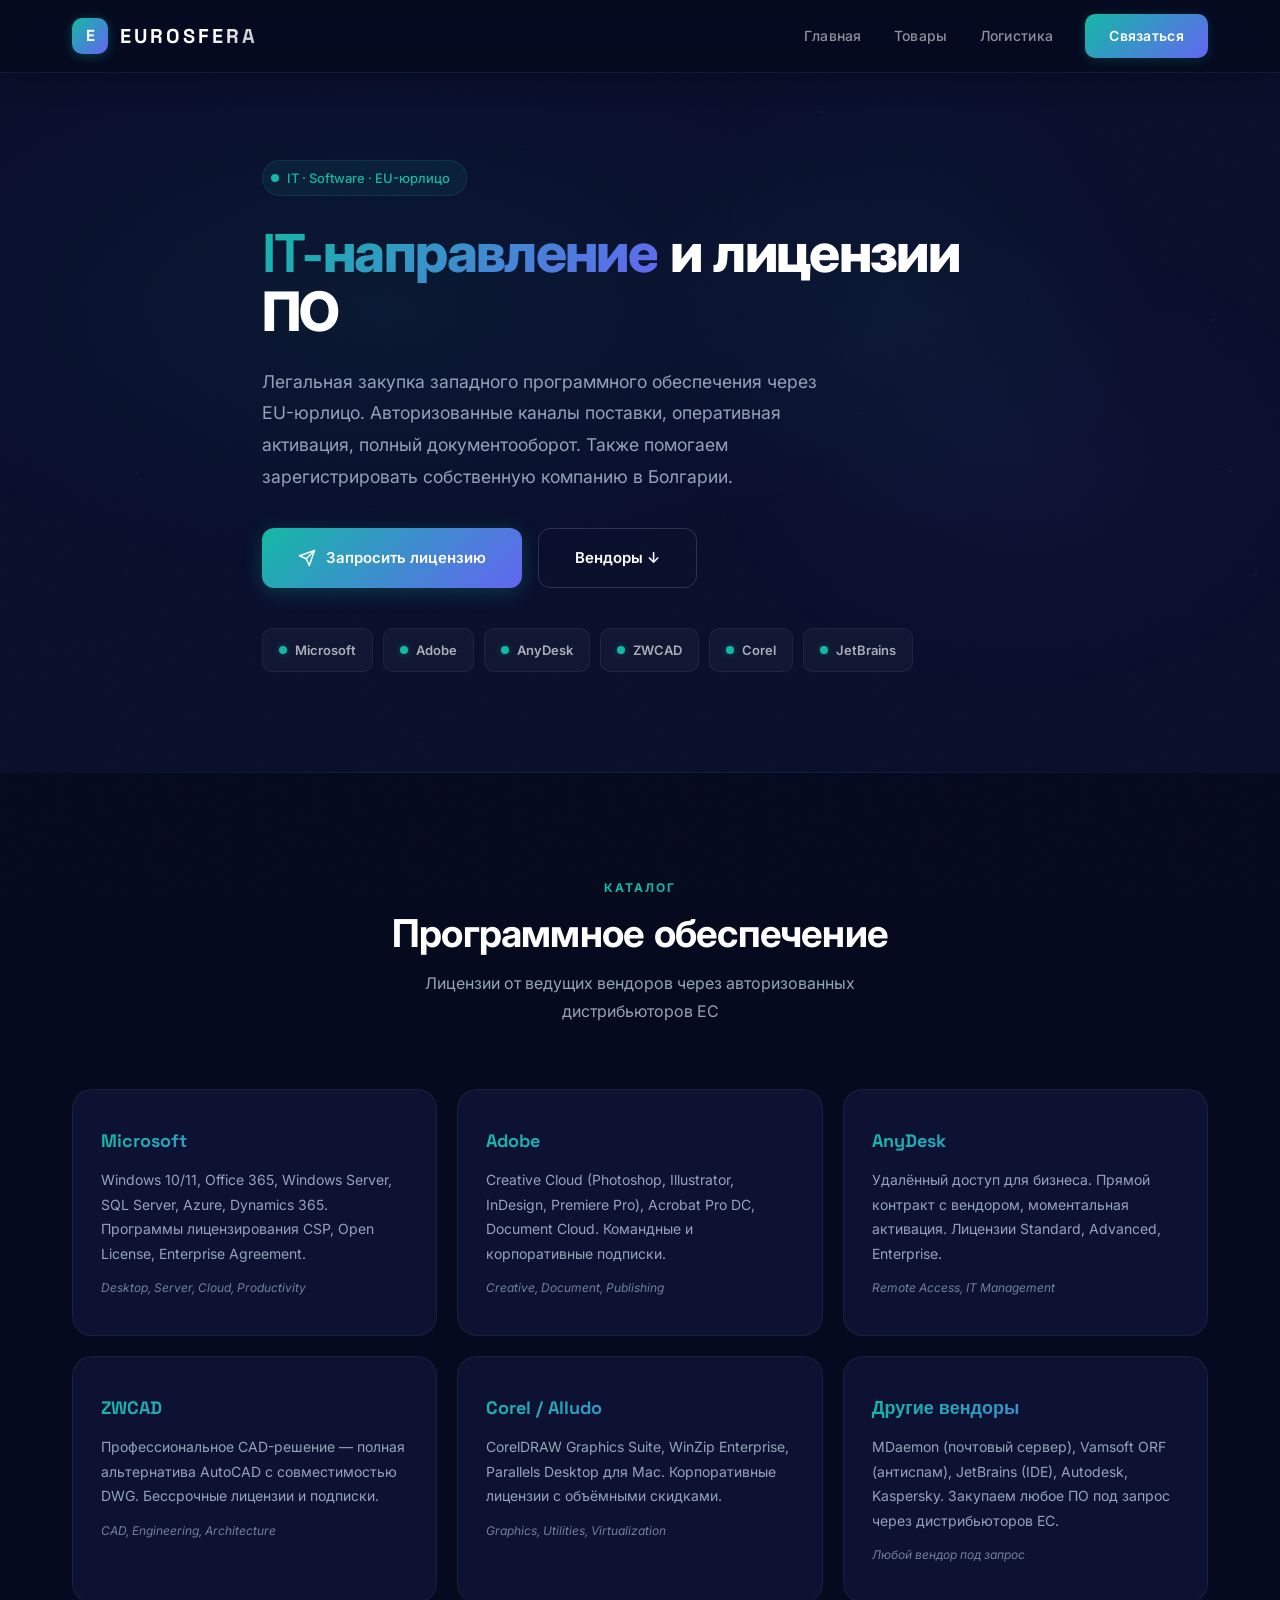
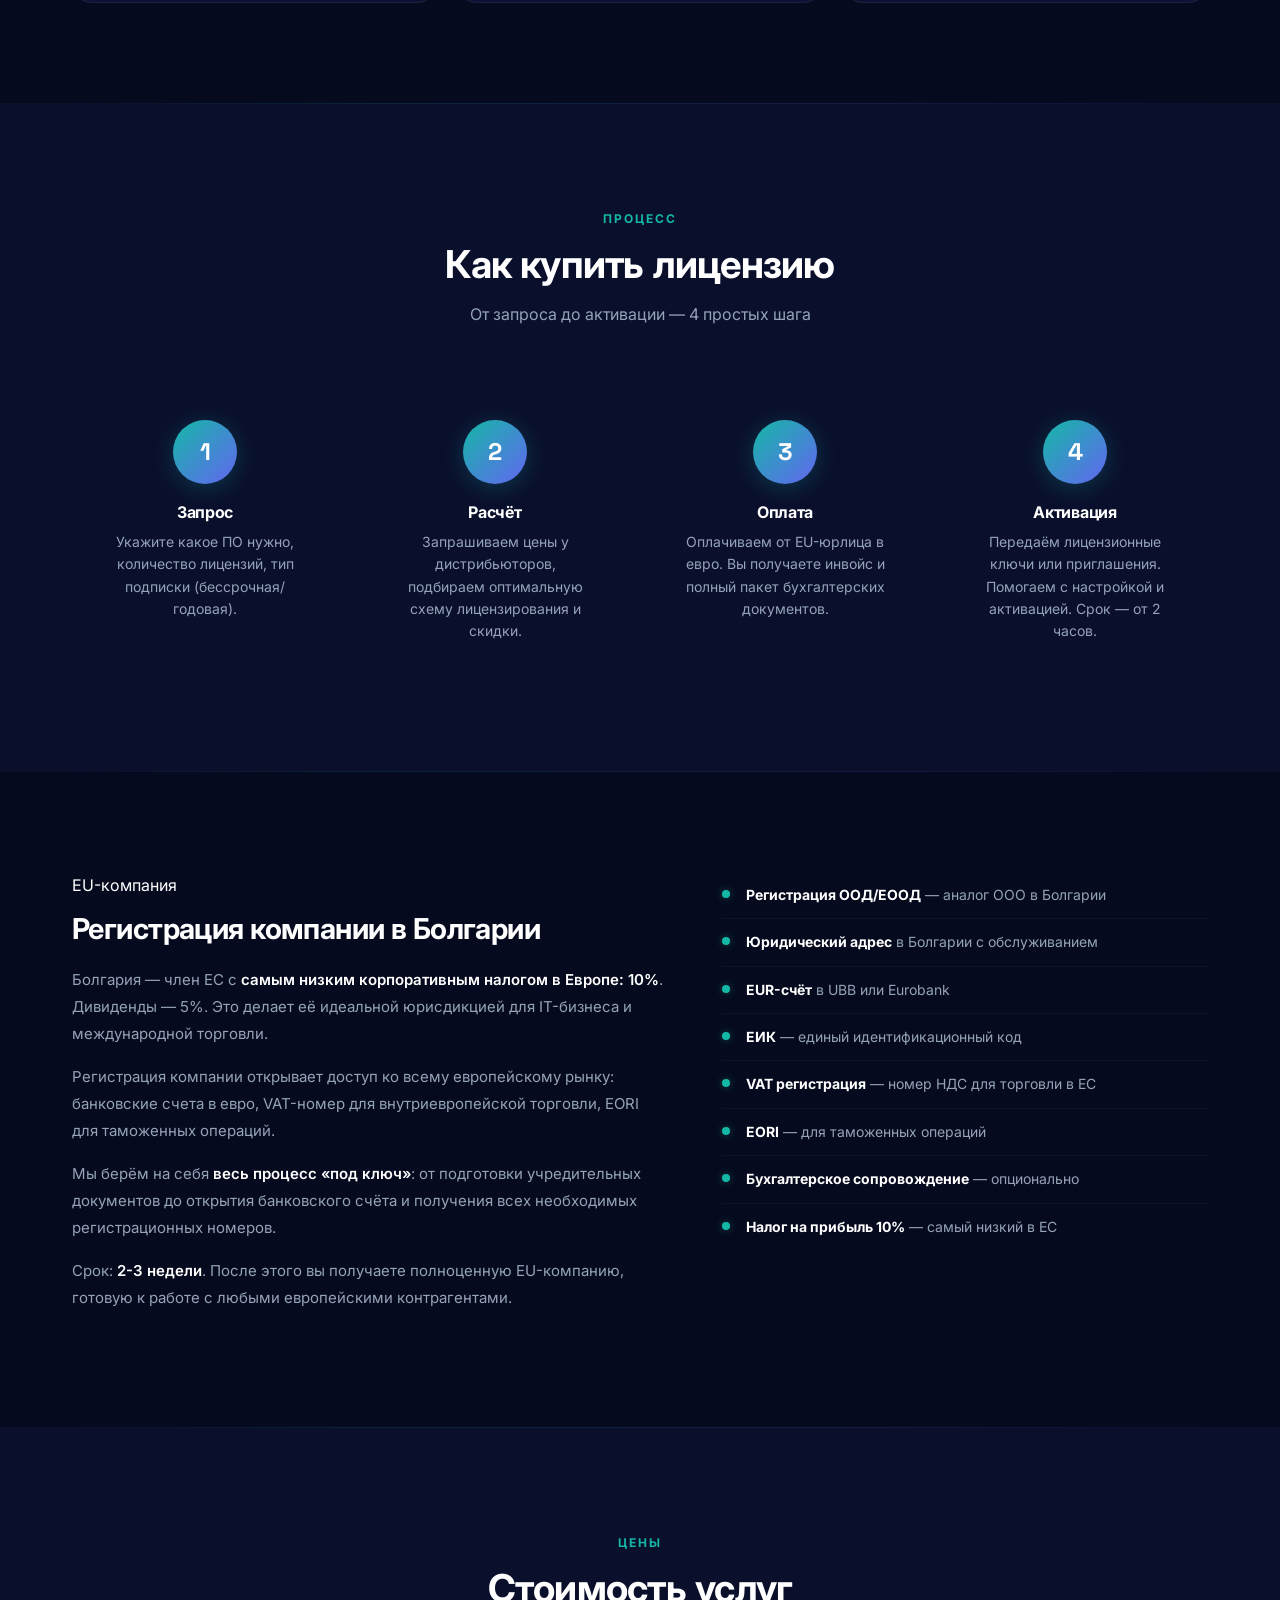
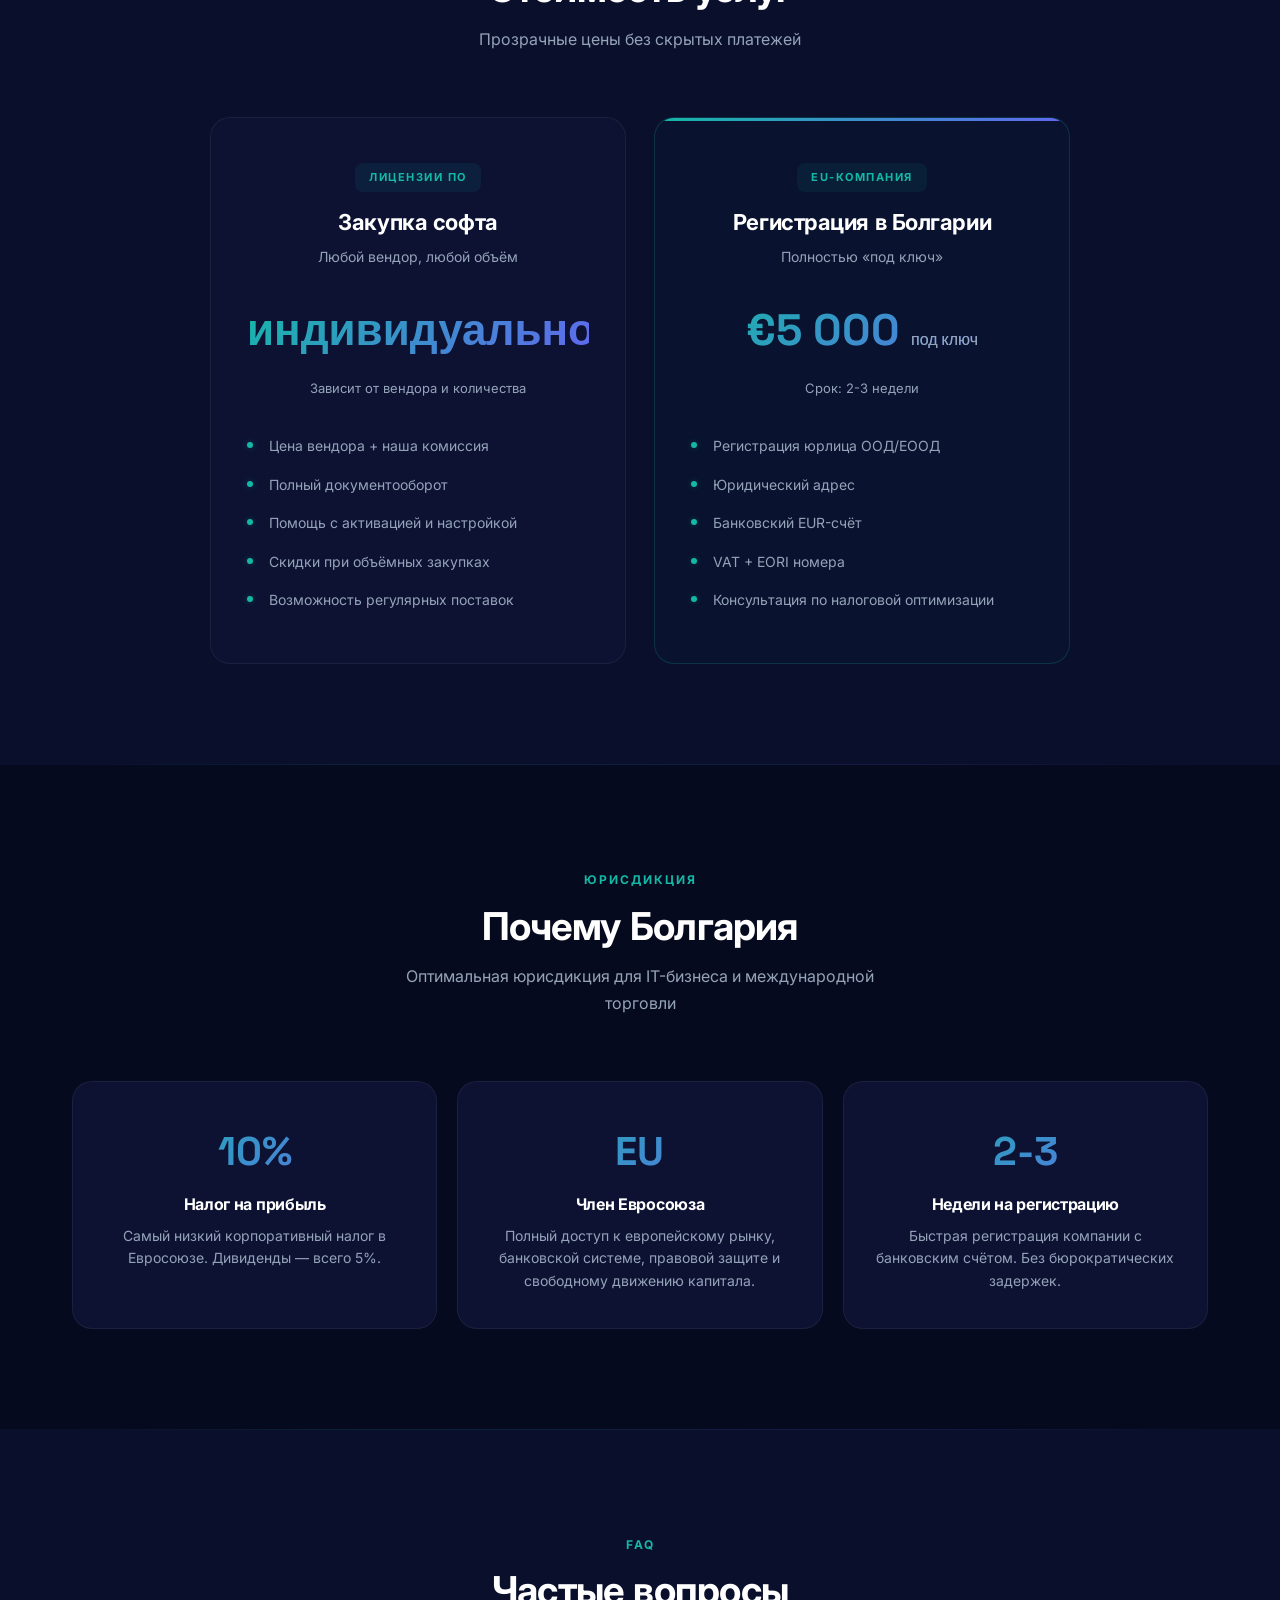
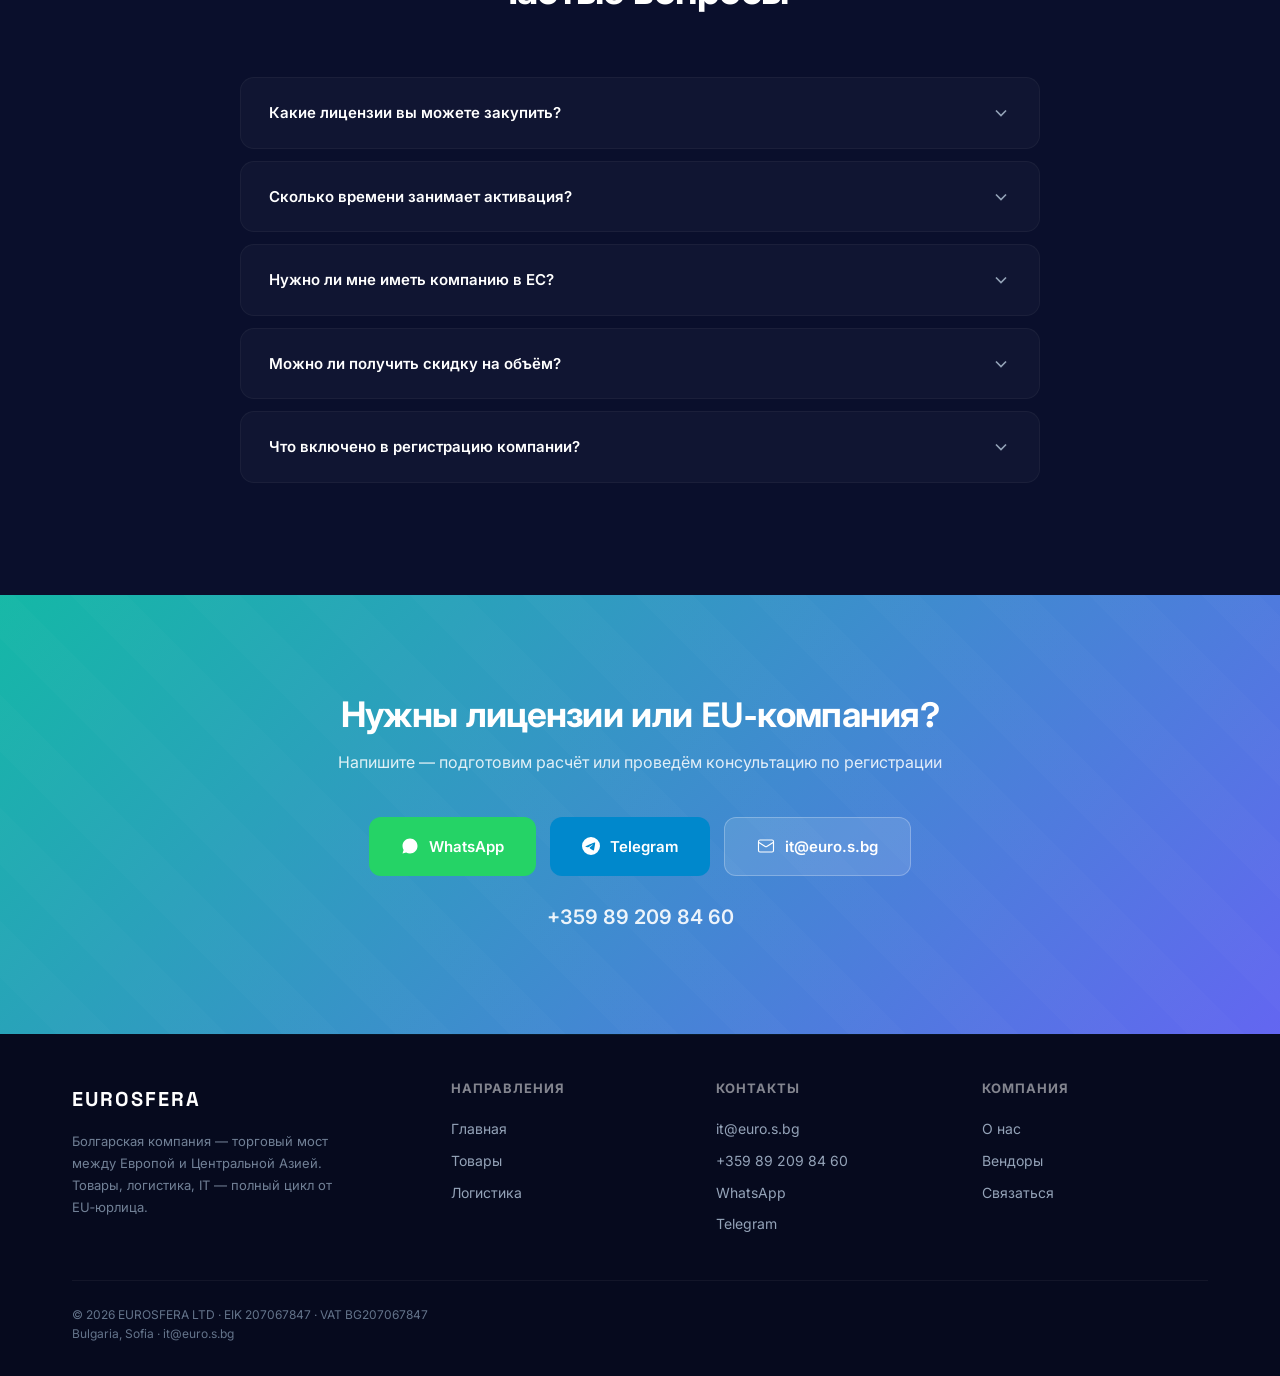
<file: it.html>
<!DOCTYPE html>
<html lang="ru">
<head>
<meta charset="UTF-8">
<meta name="viewport" content="width=device-width, initial-scale=1.0">
<title>IT и лицензии ПО — EUROSFERA</title>
<meta name="description" content="Легальный доступ к западному ПО через EU-юрлицо. Microsoft, Adobe, AnyDesk, ZWCAD — авторизованная закупка лицензий. Регистрация компании в Болгарии от 5 000 EUR.">
<link rel="preconnect" href="https://fonts.googleapis.com">
<link rel="preconnect" href="https://fonts.gstatic.com" crossorigin>
<link href="https://fonts.googleapis.com/css2?family=Inter:wght@300;400;500;600;700;800&family=Space+Grotesk:wght@500;600;700&display=swap" rel="stylesheet">
<style>
:root {
  --navy: #0a0f2c;
  --navy-deep: #060a1e;
  --navy-light: #111640;
  --navy-card: #0d1233;
  --white: #FFFFFF;
  --gray-300: #CBD5E1;
  --gray-400: #94A3B8;
  --gray-500: #718096;
  --gray-600: #64748B;
  --blue: #3B82F6;
  --blue-dark: #2563EB;
  --indigo: #6366F1;
  --teal: #14B8A6;
  --teal-dark: #0D9488;
  --accent-gradient: linear-gradient(135deg, var(--teal), var(--indigo));
}
*,*::before,*::after{margin:0;padding:0;box-sizing:border-box}
html{scroll-behavior:smooth}
body{font-family:'Inter',system-ui,-apple-system,sans-serif;color:var(--white);background:var(--navy);line-height:1.7;overflow-x:hidden;-webkit-font-smoothing:antialiased;-moz-osx-font-smoothing:grayscale}
a{color:inherit;text-decoration:none}
img{max-width:100%;display:block}
h1,h2,h3,h4,h5{font-family:'Space Grotesk','Inter',sans-serif;line-height:1.15;letter-spacing:-0.02em}
.wrap{max-width:1200px;margin:0 auto;padding:0 32px}

/* CANVAS + NOISE */
#particles{position:fixed;inset:0;pointer-events:none;z-index:0;opacity:.35}
body::before{content:'';position:fixed;inset:0;z-index:1;pointer-events:none;opacity:.03;background-image:url("data:image/svg+xml,%3Csvg viewBox='0 0 256 256' xmlns='http://www.w3.org/2000/svg'%3E%3Cfilter id='noise'%3E%3CfeTurbulence type='fractalNoise' baseFrequency='.9' numOctaves='4' stitchTiles='stitch'/%3E%3C/filter%3E%3Crect width='100%25' height='100%25' filter='url(%23noise)' opacity='.5'/%3E%3C/svg%3E");background-repeat:repeat;background-size:256px 256px}

/* HEADER */
.header{position:fixed;top:0;left:0;right:0;z-index:100;padding:14px 0;background:rgba(6,10,30,.92);backdrop-filter:blur(20px) saturate(1.8);-webkit-backdrop-filter:blur(20px) saturate(1.8);box-shadow:0 1px 0 rgba(255,255,255,.05),0 4px 30px rgba(0,0,0,.3)}
.header .wrap{display:flex;align-items:center;justify-content:space-between}
.logo{display:flex;align-items:center;gap:12px}
.logo-mark{width:36px;height:36px;background:var(--accent-gradient);border-radius:10px;display:flex;align-items:center;justify-content:center;font-family:'Space Grotesk',sans-serif;font-weight:700;font-size:16px;color:white;box-shadow:0 2px 12px rgba(20,184,166,.3)}
.logo-text{font-family:'Space Grotesk',sans-serif;font-weight:700;font-size:20px;letter-spacing:3px;text-transform:uppercase;background:linear-gradient(135deg,#fff 60%,rgba(255,255,255,.7));-webkit-background-clip:text;-webkit-text-fill-color:transparent;background-clip:text}
.nav{display:flex;align-items:center;gap:32px}
.nav a{font-size:14px;font-weight:500;color:rgba(255,255,255,.55);transition:color .3s;letter-spacing:.3px;position:relative}
.nav a:not(.btn-cta)::after{content:'';position:absolute;bottom:-4px;left:0;right:0;height:1.5px;background:var(--accent-gradient);transform:scaleX(0);transition:transform .3s cubic-bezier(.22,1,.36,1);transform-origin:right}
.nav a:not(.btn-cta):hover{color:var(--white)}
.nav a:not(.btn-cta):hover::after{transform:scaleX(1);transform-origin:left}
.nav .btn-cta{background:var(--accent-gradient);color:var(--white);padding:10px 24px;border-radius:10px;font-weight:600;font-size:14px;transition:all .3s cubic-bezier(.22,1,.36,1);box-shadow:0 2px 12px rgba(20,184,166,.2)}
.nav .btn-cta:hover{box-shadow:0 4px 24px rgba(20,184,166,.4);transform:translateY(-1px)}
.burger{display:none;background:none;border:none;cursor:pointer;padding:6px}
.burger span{display:block;width:22px;height:2px;background:var(--white);border-radius:2px;margin:5px 0;transition:.3s}
.mobile-menu{display:none;position:fixed;inset:0;background:var(--navy-deep);z-index:99;flex-direction:column;align-items:center;justify-content:center;gap:32px}
.mobile-menu.open{display:flex}
.mobile-menu a{color:var(--white);font-size:1.3rem;font-weight:500}
.mobile-close{position:absolute;top:22px;right:28px;background:none;border:none;cursor:pointer}
.mobile-close svg{width:28px;height:28px;stroke:var(--white);stroke-width:2}

/* HERO */
.hero{padding:160px 0 100px;position:relative;overflow:hidden}
.hero-bg{position:absolute;inset:0;background:radial-gradient(ellipse 70% 60% at 30% 40%,rgba(20,184,166,.06) 0%,transparent 60%),radial-gradient(ellipse 50% 60% at 80% 60%,rgba(99,102,241,.05) 0%,transparent 50%)}
.hero-glow{position:absolute;width:500px;height:500px;border-radius:50%;background:radial-gradient(circle,rgba(20,184,166,.05) 0%,transparent 70%);top:5%;right:10%;animation:float 20s ease-in-out infinite;pointer-events:none}
@keyframes float{0%,100%{transform:translate(0,0)}33%{transform:translate(30px,-20px)}66%{transform:translate(-20px,15px)}}
.hero .wrap{position:relative;z-index:2;max-width:820px}
.hero-badge{display:inline-flex;align-items:center;gap:8px;background:rgba(20,184,166,.08);border:1px solid rgba(20,184,166,.15);border-radius:100px;padding:6px 16px 6px 8px;font-size:13px;font-weight:500;color:var(--teal);margin-bottom:28px}
.hero-badge-dot{width:8px;height:8px;background:var(--teal);border-radius:50%;animation:pulse-badge 2s ease-in-out infinite}
@keyframes pulse-badge{0%,100%{opacity:1}50%{opacity:.4}}
.hero-text h1{font-size:clamp(2.2rem,4.5vw,3.4rem);font-weight:800;margin-bottom:24px;letter-spacing:-0.03em;line-height:1.08}
.hero-text h1 .accent{background:linear-gradient(135deg,var(--teal) 0%,var(--indigo) 100%);-webkit-background-clip:text;-webkit-text-fill-color:transparent;background-clip:text}
.hero-text .lead{font-size:clamp(1rem,1.6vw,1.1rem);color:var(--gray-400);margin-bottom:36px;max-width:580px;line-height:1.8}
.hero-btns{display:flex;gap:16px;flex-wrap:wrap;margin-bottom:40px}
.btn-primary{display:inline-flex;align-items:center;gap:10px;background:var(--accent-gradient);color:var(--white);padding:16px 36px;border-radius:12px;font-weight:600;font-size:15px;border:none;cursor:pointer;transition:all .3s cubic-bezier(.22,1,.36,1);box-shadow:0 4px 20px rgba(20,184,166,.25);position:relative;overflow:hidden}
.btn-primary::before{content:'';position:absolute;inset:0;background:linear-gradient(135deg,rgba(255,255,255,.1),transparent);opacity:0;transition:opacity .3s}
.btn-primary:hover{box-shadow:0 8px 32px rgba(20,184,166,.4);transform:translateY(-2px)}
.btn-primary:hover::before{opacity:1}
.btn-outline{display:inline-flex;align-items:center;gap:10px;background:transparent;color:var(--white);padding:16px 36px;border-radius:12px;font-weight:600;font-size:15px;border:1.5px solid rgba(255,255,255,.15);cursor:pointer;transition:all .3s cubic-bezier(.22,1,.36,1)}
.btn-outline:hover{border-color:rgba(255,255,255,.4);background:rgba(255,255,255,.04);transform:translateY(-2px)}

/* HERO VENDORS */
.hero-vendors{display:flex;flex-wrap:wrap;gap:10px}
.vendor-badge{display:flex;align-items:center;gap:8px;background:rgba(255,255,255,.03);border:1px solid rgba(255,255,255,.06);border-radius:10px;padding:10px 16px;font-size:13px;font-weight:600;color:rgba(255,255,255,.65);transition:all .3s}
.vendor-badge:hover{border-color:rgba(20,184,166,.2);color:var(--white)}
.vendor-badge .dot{width:8px;height:8px;border-radius:50%;background:var(--teal);flex-shrink:0;box-shadow:0 0 6px rgba(20,184,166,.4)}

/* SECTION */
.section{padding:100px 0;position:relative}
.section-alt{background:var(--navy-deep)}
.section-divider{height:1px;background:linear-gradient(90deg,transparent 5%,rgba(20,184,166,.12) 30%,rgba(99,102,241,.12) 70%,transparent 95%)}
.section-head{text-align:center;margin-bottom:64px}
.section-head .overline{display:inline-block;font-size:12px;font-weight:700;letter-spacing:2px;text-transform:uppercase;color:var(--teal);margin-bottom:14px}
.section-head h2{font-size:clamp(1.6rem,3vw,2.4rem);margin-bottom:14px;font-weight:700}
.section-head p{color:var(--gray-400);font-size:16px;max-width:540px;margin:0 auto;line-height:1.7}

/* SOFTWARE GRID */
.sw-grid{display:grid;grid-template-columns:repeat(3,1fr);gap:20px}
.sw-card{background:var(--navy-card);border:1px solid rgba(255,255,255,.06);border-radius:20px;padding:36px 28px;transition:all .5s cubic-bezier(.22,1,.36,1);position:relative;overflow:hidden}
.sw-card::before{content:'';position:absolute;top:0;left:0;right:0;height:3px;background:var(--accent-gradient);opacity:0;transition:opacity .4s}
.sw-card::after{content:'';position:absolute;inset:0;background:linear-gradient(180deg,rgba(20,184,166,.02) 0%,transparent 50%);opacity:0;transition:opacity .4s}
.sw-card:hover{border-color:rgba(20,184,166,.15);transform:translateY(-6px);box-shadow:0 20px 56px rgba(0,0,0,.2)}
.sw-card:hover::before{opacity:1}
.sw-card:hover::after{opacity:1}
.sw-brand{position:relative;z-index:1;font-size:18px;font-weight:700;font-family:'Space Grotesk',sans-serif;margin-bottom:12px;background:var(--accent-gradient);-webkit-background-clip:text;-webkit-text-fill-color:transparent;background-clip:text}
.sw-card p{position:relative;z-index:1;font-size:14px;color:var(--gray-400);margin-bottom:12px;line-height:1.75}
.sw-products{position:relative;z-index:1;font-size:12px;color:var(--gray-500);font-style:italic}

/* PROCESS */
.process-grid{display:grid;grid-template-columns:repeat(4,1fr);gap:24px}
.proc-card{text-align:center;padding:28px 16px}
.proc-num{width:64px;height:64px;border-radius:50%;background:var(--accent-gradient);color:var(--white);font-family:'Space Grotesk',sans-serif;font-size:24px;font-weight:700;display:flex;align-items:center;justify-content:center;margin:0 auto 20px;box-shadow:0 4px 24px rgba(20,184,166,.25);transition:all .3s}
.proc-card:hover .proc-num{box-shadow:0 8px 36px rgba(20,184,166,.4);transform:scale(1.05)}
.proc-card h4{font-size:16px;margin-bottom:8px;font-weight:700}
.proc-card p{font-size:14px;color:var(--gray-400);max-width:200px;margin:0 auto;line-height:1.6}

/* EU COMPANY */
.eu-grid{display:grid;grid-template-columns:1.1fr .9fr;gap:56px;align-items:start}
.eu-text h3{font-size:clamp(1.4rem,2.5vw,1.8rem);margin-bottom:20px;font-weight:700}
.eu-text p{color:var(--gray-400);font-size:15px;margin-bottom:16px;line-height:1.8}
.eu-text p strong{color:var(--white);font-weight:600}
.feature-list{list-style:none}
.feature-list li{font-size:14px;color:var(--gray-400);padding:12px 0;padding-left:24px;position:relative;border-bottom:1px solid rgba(255,255,255,.04);line-height:1.6}
.feature-list li::before{content:'';position:absolute;left:0;top:18px;width:8px;height:8px;border-radius:50%;background:var(--teal);box-shadow:0 0 8px rgba(20,184,166,.4)}
.feature-list li:last-child{border-bottom:none}
.feature-list li strong{color:var(--white)}

/* PRICING */
.pricing{display:grid;grid-template-columns:repeat(2,1fr);gap:28px;max-width:860px;margin:0 auto}
.price-card{background:var(--navy-card);border:1px solid rgba(255,255,255,.06);border-radius:20px;padding:44px 36px;text-align:center;transition:all .5s cubic-bezier(.22,1,.36,1);position:relative;overflow:hidden}
.price-card.featured{border-color:rgba(20,184,166,.2);background:rgba(20,184,166,.02)}
.price-card.featured::before{content:'';position:absolute;top:0;left:0;right:0;height:3px;background:var(--accent-gradient)}
.price-card:hover{transform:translateY(-8px);box-shadow:0 24px 64px rgba(0,0,0,.25)}
.price-tag{display:inline-block;font-size:11px;font-weight:700;color:var(--teal);text-transform:uppercase;letter-spacing:1.5px;background:rgba(20,184,166,.08);padding:5px 14px;border-radius:8px;margin-bottom:18px}
.price-card h3{font-size:22px;margin-bottom:10px;font-weight:700}
.price-desc{font-size:14px;color:var(--gray-400);margin-bottom:24px}
.price-amount{font-family:'Space Grotesk',sans-serif;font-size:44px;font-weight:700;margin:20px 0 10px;background:var(--accent-gradient);-webkit-background-clip:text;-webkit-text-fill-color:transparent;background-clip:text}
.price-amount span{font-size:16px;font-weight:400;-webkit-text-fill-color:var(--gray-400)}
.price-note{font-size:13px;color:var(--gray-400);margin-bottom:28px}
.price-features{list-style:none;text-align:left}
.price-features li{font-size:14px;color:var(--gray-400);padding:8px 0;padding-left:22px;position:relative;line-height:1.6}
.price-features li::before{content:'';position:absolute;left:0;top:15px;width:6px;height:6px;border-radius:50%;background:var(--teal);box-shadow:0 0 6px rgba(20,184,166,.3)}

/* WHY BG */
.why-grid{display:grid;grid-template-columns:repeat(3,1fr);gap:20px}
.why-card{padding:36px 28px;background:var(--navy-card);border:1px solid rgba(255,255,255,.06);border-radius:20px;text-align:center;transition:all .4s cubic-bezier(.22,1,.36,1)}
.why-card:hover{border-color:rgba(20,184,166,.15);transform:translateY(-6px);box-shadow:0 16px 48px rgba(0,0,0,.15)}
.why-num{font-family:'Space Grotesk',sans-serif;font-size:40px;font-weight:700;background:var(--accent-gradient);-webkit-background-clip:text;-webkit-text-fill-color:transparent;background-clip:text;margin-bottom:10px}
.why-card h4{font-size:16px;margin-bottom:10px;font-weight:700}
.why-card p{font-size:14px;color:var(--gray-400);line-height:1.6}

/* FAQ */
.faq-list{max-width:800px;margin:0 auto}
.faq-item{border:1px solid rgba(255,255,255,.06);border-radius:14px;margin-bottom:12px;overflow:hidden;transition:all .3s;background:rgba(255,255,255,.01)}
.faq-item:hover{border-color:rgba(20,184,166,.15)}
.faq-q{display:flex;align-items:center;justify-content:space-between;padding:22px 28px;cursor:pointer;font-weight:600;font-size:15px;background:rgba(255,255,255,.02);transition:background .2s;user-select:none}
.faq-q:hover{background:rgba(255,255,255,.04)}
.faq-q svg{width:20px;height:20px;stroke:var(--gray-400);stroke-width:2;fill:none;transition:transform .4s cubic-bezier(.22,1,.36,1);flex-shrink:0;margin-left:16px}
.faq-item.open .faq-q svg{transform:rotate(180deg)}
.faq-a{max-height:0;overflow:hidden;transition:max-height .5s cubic-bezier(.22,1,.36,1)}
.faq-item.open .faq-a{max-height:400px}
.faq-a-inner{padding:0 28px 24px;font-size:14px;color:var(--gray-400);line-height:1.8}

/* CTA */
.cta{padding:100px 0;background:var(--accent-gradient);text-align:center;position:relative;overflow:hidden}
.cta::before{content:'';position:absolute;inset:0;background:repeating-linear-gradient(45deg,transparent,transparent 40px,rgba(255,255,255,.015) 40px,rgba(255,255,255,.015) 80px)}
.cta .wrap{max-width:720px;position:relative;z-index:2}
.cta h2{font-size:clamp(1.6rem,3vw,2.2rem);margin-bottom:14px;font-weight:700}
.cta>div>p{color:rgba(255,255,255,.85);font-size:16px;margin-bottom:40px;line-height:1.7}
.cta-buttons{display:flex;gap:14px;justify-content:center;flex-wrap:wrap;margin-bottom:24px}
.cta-btn{padding:16px 32px;border-radius:12px;font-weight:600;font-size:15px;transition:all .3s cubic-bezier(.22,1,.36,1);display:inline-flex;align-items:center;gap:10px}
.cta-wa{background:#25D366;color:var(--white)}
.cta-tg{background:#0088CC;color:var(--white)}
.cta-mail{background:rgba(255,255,255,.12);color:var(--white);border:1.5px solid rgba(255,255,255,.25)}
.cta-wa:hover,.cta-tg:hover{transform:translateY(-3px);box-shadow:0 8px 24px rgba(0,0,0,.25)}
.cta-mail:hover{background:rgba(255,255,255,.2);transform:translateY(-3px)}
.cta-phone{font-size:20px;font-weight:600;margin-top:8px}
.cta-phone a{color:rgba(255,255,255,.9);transition:color .2s}
.cta-phone a:hover{color:var(--white)}

/* FOOTER */
.footer{background:var(--navy-deep);padding:48px 0 32px;position:relative}
.footer::before{content:'';position:absolute;top:0;left:0;right:0;height:1px;background:linear-gradient(90deg,transparent,rgba(20,184,166,.1),transparent)}
.footer-top{display:grid;grid-template-columns:1.5fr 1fr 1fr 1fr;gap:40px;margin-bottom:40px}
.footer-about .footer-brand{font-family:'Space Grotesk',sans-serif;font-weight:700;font-size:20px;letter-spacing:2px;margin-bottom:14px}
.footer-about p{font-size:13px;color:var(--gray-500);line-height:1.7;max-width:280px}
.footer-col h5{font-size:13px;font-weight:700;letter-spacing:1px;text-transform:uppercase;color:rgba(255,255,255,.5);margin-bottom:16px}
.footer-col a{display:block;font-size:14px;color:var(--gray-400);padding:4px 0;transition:color .2s}
.footer-col a:hover{color:var(--white)}
.footer-bottom{padding-top:24px;border-top:1px solid rgba(255,255,255,.05);display:flex;justify-content:space-between;align-items:center;flex-wrap:wrap;gap:12px}
.footer-legal{font-size:12px;color:var(--gray-600);line-height:1.6}

/* SCROLL REVEAL */
.reveal{opacity:0;transform:translateY(32px);transition:opacity .8s cubic-bezier(.22,1,.36,1),transform .8s cubic-bezier(.22,1,.36,1)}
.reveal.visible{opacity:1;transform:translateY(0)}
.reveal-delay-1{transition-delay:.1s}
.reveal-delay-2{transition-delay:.2s}
.reveal-delay-3{transition-delay:.3s}

/* RESPONSIVE */
@media(max-width:1024px){
  .wrap{padding:0 24px}
  .sw-grid,.why-grid{grid-template-columns:1fr 1fr}
  .eu-grid{grid-template-columns:1fr}
  .process-grid{grid-template-columns:1fr 1fr}
  .footer-top{grid-template-columns:1fr 1fr;gap:32px}
}
@media(max-width:768px){
  .nav{display:none}.burger{display:block}
  .sw-grid,.why-grid,.pricing,.process-grid{grid-template-columns:1fr}
  .section-head h2{font-size:1.6rem}
  .footer-top{grid-template-columns:1fr;gap:28px}
  .footer-bottom{justify-content:center;text-align:center}
  .hero{padding:130px 0 80px}
  .cta-buttons{flex-direction:column;align-items:center}
}
</style>
</head>
<body>

<canvas id="particles"></canvas>

<!-- HEADER -->
<header class="header">
  <div class="wrap">
    <a href="index.html" class="logo"><div class="logo-mark">E</div><span class="logo-text">Eurosfera</span></a>
    <nav class="nav">
      <a href="index.html">Главная</a>
      <a href="goods.html">Товары</a>
      <a href="logistics.html">Логистика</a>
      <a href="#contact" class="btn-cta">Связаться</a>
    </nav>
    <button class="burger" id="burgerBtn" aria-label="Меню"><span></span><span></span><span></span></button>
  </div>
</header>

<div class="mobile-menu" id="mobileMenu">
  <button class="mobile-close" id="mobileClose">
    <svg viewBox="0 0 24 24"><line x1="18" y1="6" x2="6" y2="18"/><line x1="6" y1="6" x2="18" y2="18"/></svg>
  </button>
  <a href="index.html">Главная</a>
  <a href="goods.html">Товары</a>
  <a href="logistics.html">Логистика</a>
  <a href="#contact">Связаться</a>
</div>

<!-- HERO -->
<section class="hero">
  <div class="hero-bg"></div>
  <div class="hero-glow"></div>
  <div class="wrap">
    <div class="hero-text">
      <div class="hero-badge">
        <span class="hero-badge-dot"></span>
        IT &middot; Software &middot; EU-юрлицо
      </div>
      <h1><span class="accent">IT-направление</span> и лицензии ПО</h1>
      <p class="lead">Легальная закупка западного программного обеспечения через EU-юрлицо. Авторизованные каналы поставки, оперативная активация, полный документооборот. Также помогаем зарегистрировать собственную компанию в Болгарии.</p>
      <div class="hero-btns">
        <a href="#contact" class="btn-primary">
          <svg width="18" height="18" viewBox="0 0 24 24" fill="none" stroke="currentColor" stroke-width="2" stroke-linecap="round" stroke-linejoin="round"><path d="m22 2-7 20-4-9-9-4z"/><path d="M22 2 11 13"/></svg>
          Запросить лицензию
        </a>
        <a href="#software" class="btn-outline">Вендоры &darr;</a>
      </div>
      <div class="hero-vendors">
        <div class="vendor-badge"><span class="dot"></span> Microsoft</div>
        <div class="vendor-badge"><span class="dot"></span> Adobe</div>
        <div class="vendor-badge"><span class="dot"></span> AnyDesk</div>
        <div class="vendor-badge"><span class="dot"></span> ZWCAD</div>
        <div class="vendor-badge"><span class="dot"></span> Corel</div>
        <div class="vendor-badge"><span class="dot"></span> JetBrains</div>
      </div>
    </div>
  </div>
</section>

<!-- SOFTWARE -->
<div class="section-divider"></div>
<section class="section section-alt" id="software">
  <div class="wrap">
    <div class="section-head">
      <div class="overline reveal">Каталог</div>
      <h2 class="reveal">Программное обеспечение</h2>
      <p class="reveal">Лицензии от ведущих вендоров через авторизованных дистрибьюторов ЕС</p>
    </div>
    <div class="sw-grid">
      <div class="sw-card reveal">
        <div class="sw-brand">Microsoft</div>
        <p>Windows 10/11, Office 365, Windows Server, SQL Server, Azure, Dynamics 365. Программы лицензирования CSP, Open License, Enterprise Agreement.</p>
        <div class="sw-products">Desktop, Server, Cloud, Productivity</div>
      </div>
      <div class="sw-card reveal reveal-delay-1">
        <div class="sw-brand">Adobe</div>
        <p>Creative Cloud (Photoshop, Illustrator, InDesign, Premiere Pro), Acrobat Pro DC, Document Cloud. Командные и корпоративные подписки.</p>
        <div class="sw-products">Creative, Document, Publishing</div>
      </div>
      <div class="sw-card reveal reveal-delay-2">
        <div class="sw-brand">AnyDesk</div>
        <p>Удалённый доступ для бизнеса. Прямой контракт с вендором, моментальная активация. Лицензии Standard, Advanced, Enterprise.</p>
        <div class="sw-products">Remote Access, IT Management</div>
      </div>
      <div class="sw-card reveal">
        <div class="sw-brand">ZWCAD</div>
        <p>Профессиональное CAD-решение — полная альтернатива AutoCAD с совместимостью DWG. Бессрочные лицензии и подписки.</p>
        <div class="sw-products">CAD, Engineering, Architecture</div>
      </div>
      <div class="sw-card reveal reveal-delay-1">
        <div class="sw-brand">Corel / Alludo</div>
        <p>CorelDRAW Graphics Suite, WinZip Enterprise, Parallels Desktop для Mac. Корпоративные лицензии с объёмными скидками.</p>
        <div class="sw-products">Graphics, Utilities, Virtualization</div>
      </div>
      <div class="sw-card reveal reveal-delay-2">
        <div class="sw-brand">Другие вендоры</div>
        <p>MDaemon (почтовый сервер), Vamsoft ORF (антиспам), JetBrains (IDE), Autodesk, Kaspersky. Закупаем любое ПО под запрос через дистрибьюторов ЕС.</p>
        <div class="sw-products">Любой вендор под запрос</div>
      </div>
    </div>
  </div>
</section>

<!-- HOW IT WORKS -->
<div class="section-divider"></div>
<section class="section">
  <div class="wrap">
    <div class="section-head">
      <div class="overline reveal">Процесс</div>
      <h2 class="reveal">Как купить лицензию</h2>
      <p class="reveal">От запроса до активации — 4 простых шага</p>
    </div>
    <div class="process-grid">
      <div class="proc-card reveal">
        <div class="proc-num">1</div>
        <h4>Запрос</h4>
        <p>Укажите какое ПО нужно, количество лицензий, тип подписки (бессрочная/годовая).</p>
      </div>
      <div class="proc-card reveal reveal-delay-1">
        <div class="proc-num">2</div>
        <h4>Расчёт</h4>
        <p>Запрашиваем цены у дистрибьюторов, подбираем оптимальную схему лицензирования и скидки.</p>
      </div>
      <div class="proc-card reveal reveal-delay-2">
        <div class="proc-num">3</div>
        <h4>Оплата</h4>
        <p>Оплачиваем от EU-юрлица в евро. Вы получаете инвойс и полный пакет бухгалтерских документов.</p>
      </div>
      <div class="proc-card reveal reveal-delay-3">
        <div class="proc-num">4</div>
        <h4>Активация</h4>
        <p>Передаём лицензионные ключи или приглашения. Помогаем с настройкой и активацией. Срок — от 2 часов.</p>
      </div>
    </div>
  </div>
</section>

<!-- EU COMPANY -->
<div class="section-divider"></div>
<section class="section section-alt">
  <div class="wrap">
    <div class="eu-grid reveal">
      <div class="eu-text">
        <div class="overline" style="margin-bottom:14px">EU-компания</div>
        <h3>Регистрация компании в Болгарии</h3>
        <p>Болгария — член ЕС с <strong>самым низким корпоративным налогом в Европе: 10%</strong>. Дивиденды — 5%. Это делает её идеальной юрисдикцией для IT-бизнеса и международной торговли.</p>
        <p>Регистрация компании открывает доступ ко всему европейскому рынку: банковские счета в евро, VAT-номер для внутриевропейской торговли, EORI для таможенных операций.</p>
        <p>Мы берём на себя <strong>весь процесс «под ключ»</strong>: от подготовки учредительных документов до открытия банковского счёта и получения всех необходимых регистрационных номеров.</p>
        <p>Срок: <strong>2-3 недели</strong>. После этого вы получаете полноценную EU-компанию, готовую к работе с любыми европейскими контрагентами.</p>
      </div>
      <div>
        <ul class="feature-list">
          <li><strong>Регистрация ООД/ЕООД</strong> — аналог ООО в Болгарии</li>
          <li><strong>Юридический адрес</strong> в Болгарии с обслуживанием</li>
          <li><strong>EUR-счёт</strong> в UBB или Eurobank</li>
          <li><strong>ЕИК</strong> — единый идентификационный код</li>
          <li><strong>VAT регистрация</strong> — номер НДС для торговли в ЕС</li>
          <li><strong>EORI</strong> — для таможенных операций</li>
          <li><strong>Бухгалтерское сопровождение</strong> — опционально</li>
          <li><strong>Налог на прибыль 10%</strong> — самый низкий в ЕС</li>
        </ul>
      </div>
    </div>
  </div>
</section>

<!-- PRICING -->
<div class="section-divider"></div>
<section class="section">
  <div class="wrap">
    <div class="section-head">
      <div class="overline reveal">Цены</div>
      <h2 class="reveal">Стоимость услуг</h2>
      <p class="reveal">Прозрачные цены без скрытых платежей</p>
    </div>
    <div class="pricing">
      <div class="price-card reveal">
        <div class="price-tag">Лицензии ПО</div>
        <h3>Закупка софта</h3>
        <div class="price-desc">Любой вендор, любой объём</div>
        <div class="price-amount">индивидуально</div>
        <div class="price-note">Зависит от вендора и количества</div>
        <ul class="price-features">
          <li>Цена вендора + наша комиссия</li>
          <li>Полный документооборот</li>
          <li>Помощь с активацией и настройкой</li>
          <li>Скидки при объёмных закупках</li>
          <li>Возможность регулярных поставок</li>
        </ul>
      </div>
      <div class="price-card featured reveal reveal-delay-1">
        <div class="price-tag">EU-компания</div>
        <h3>Регистрация в Болгарии</h3>
        <div class="price-desc">Полностью «под ключ»</div>
        <div class="price-amount">&euro;5 000 <span>под ключ</span></div>
        <div class="price-note">Срок: 2-3 недели</div>
        <ul class="price-features">
          <li>Регистрация юрлица ООД/ЕООД</li>
          <li>Юридический адрес</li>
          <li>Банковский EUR-счёт</li>
          <li>VAT + EORI номера</li>
          <li>Консультация по налоговой оптимизации</li>
        </ul>
      </div>
    </div>
  </div>
</section>

<!-- WHY BULGARIA -->
<div class="section-divider"></div>
<section class="section section-alt">
  <div class="wrap">
    <div class="section-head">
      <div class="overline reveal">Юрисдикция</div>
      <h2 class="reveal">Почему Болгария</h2>
      <p class="reveal">Оптимальная юрисдикция для IT-бизнеса и международной торговли</p>
    </div>
    <div class="why-grid">
      <div class="why-card reveal">
        <div class="why-num">10%</div>
        <h4>Налог на прибыль</h4>
        <p>Самый низкий корпоративный налог в Евросоюзе. Дивиденды — всего 5%.</p>
      </div>
      <div class="why-card reveal reveal-delay-1">
        <div class="why-num">EU</div>
        <h4>Член Евросоюза</h4>
        <p>Полный доступ к европейскому рынку, банковской системе, правовой защите и свободному движению капитала.</p>
      </div>
      <div class="why-card reveal reveal-delay-2">
        <div class="why-num">2-3</div>
        <h4>Недели на регистрацию</h4>
        <p>Быстрая регистрация компании с банковским счётом. Без бюрократических задержек.</p>
      </div>
    </div>
  </div>
</section>

<!-- FAQ -->
<div class="section-divider"></div>
<section class="section">
  <div class="wrap">
    <div class="section-head">
      <div class="overline reveal">FAQ</div>
      <h2 class="reveal">Частые вопросы</h2>
    </div>
    <div class="faq-list">
      <div class="faq-item reveal">
        <div class="faq-q" onclick="this.parentElement.classList.toggle('open')">
          <span>Какие лицензии вы можете закупить?</span>
          <svg viewBox="0 0 24 24"><polyline points="6 9 12 15 18 9"/></svg>
        </div>
        <div class="faq-a"><div class="faq-a-inner">Практически любое коммерческое ПО, доступное на европейском рынке: Microsoft, Adobe, Autodesk, JetBrains, Kaspersky, ZWCAD, AnyDesk, Corel и другие. Работаем через авторизованных дистрибьюторов ЕС — лицензии полностью легальны.</div></div>
      </div>
      <div class="faq-item reveal">
        <div class="faq-q" onclick="this.parentElement.classList.toggle('open')">
          <span>Сколько времени занимает активация?</span>
          <svg viewBox="0 0 24 24"><polyline points="6 9 12 15 18 9"/></svg>
        </div>
        <div class="faq-a"><div class="faq-a-inner">Для облачных подписок (Office 365, Adobe CC) — от 2 часов после оплаты. Для бессрочных лицензий с ключами — 1-3 рабочих дня. Для Enterprise Agreement и крупных закупок — до 5 рабочих дней.</div></div>
      </div>
      <div class="faq-item reveal">
        <div class="faq-q" onclick="this.parentElement.classList.toggle('open')">
          <span>Нужно ли мне иметь компанию в ЕС?</span>
          <svg viewBox="0 0 24 24"><polyline points="6 9 12 15 18 9"/></svg>
        </div>
        <div class="faq-a"><div class="faq-a-inner">Не обязательно. Мы закупаем лицензии от нашего EU-юрлица и передаём вам ключи/подписки. Документы оформляем от EUROSFERA LTD. Если вам нужна собственная EU-компания — поможем зарегистрировать за &euro;5 000 под ключ.</div></div>
      </div>
      <div class="faq-item reveal">
        <div class="faq-q" onclick="this.parentElement.classList.toggle('open')">
          <span>Можно ли получить скидку на объём?</span>
          <svg viewBox="0 0 24 24"><polyline points="6 9 12 15 18 9"/></svg>
        </div>
        <div class="faq-a"><div class="faq-a-inner">Да. Большинство вендоров (Microsoft, Adobe, Corel) предлагают объёмные скидки при закупке от 5-10 лицензий. Мы подберём оптимальную программу лицензирования и запросим максимальную скидку у дистрибьютора.</div></div>
      </div>
      <div class="faq-item reveal">
        <div class="faq-q" onclick="this.parentElement.classList.toggle('open')">
          <span>Что включено в регистрацию компании?</span>
          <svg viewBox="0 0 24 24"><polyline points="6 9 12 15 18 9"/></svg>
        </div>
        <div class="faq-a"><div class="faq-a-inner">Полный пакет: регистрация юрлица ООД/ЕООД в Торговом реестре, юридический адрес, открытие банковского EUR-счёта в UBB или Eurobank, получение ЕИК, регистрация по НДС (VAT) и получение EORI для таможенных операций. Результат — готовая к работе EU-компания.</div></div>
      </div>
    </div>
  </div>
</section>

<!-- CTA -->
<section class="cta" id="contact">
  <div class="wrap">
    <h2 class="reveal">Нужны лицензии или EU-компания?</h2>
    <p class="reveal">Напишите — подготовим расчёт или проведём консультацию по регистрации</p>
    <div class="cta-buttons reveal">
      <a href="https://wa.me/359892098460" target="_blank" class="cta-btn cta-wa">
        <svg width="18" height="18" viewBox="0 0 24 24" fill="currentColor"><path d="M17.472 14.382c-.297-.149-1.758-.867-2.03-.967-.273-.099-.471-.148-.67.15-.197.297-.767.966-.94 1.164-.173.199-.347.223-.644.075-.297-.15-1.255-.463-2.39-1.475-.883-.788-1.48-1.761-1.653-2.059-.173-.297-.018-.458.13-.606.134-.133.298-.347.446-.52.149-.174.198-.298.298-.497.099-.198.05-.371-.025-.52-.075-.149-.669-1.612-.916-2.207-.242-.579-.487-.5-.669-.51-.173-.008-.371-.01-.57-.01-.198 0-.52.074-.792.372-.272.297-1.04 1.016-1.04 2.479 0 1.462 1.065 2.875 1.213 3.074.149.198 2.096 3.2 5.077 4.487.709.306 1.262.489 1.694.625.712.227 1.36.195 1.871.118.571-.085 1.758-.719 2.006-1.413.248-.694.248-1.289.173-1.413-.074-.124-.272-.198-.57-.347z"/><path d="M12 2C6.477 2 2 6.477 2 12c0 1.89.525 3.66 1.438 5.168L2 22l4.832-1.438A9.955 9.955 0 0 0 12 22c5.523 0 10-4.477 10-10S17.523 2 12 2z"/></svg>
        WhatsApp
      </a>
      <a href="https://t.me/eurosfera" target="_blank" class="cta-btn cta-tg">
        <svg width="18" height="18" viewBox="0 0 24 24" fill="currentColor"><path d="M11.944 0A12 12 0 0 0 0 12a12 12 0 0 0 12 12 12 12 0 0 0 12-12A12 12 0 0 0 12 0h-.056zm4.962 7.224c.1-.002.321.023.465.14a.506.506 0 0 1 .171.325c.016.093.036.306.02.472-.18 1.898-.962 6.502-1.36 8.627-.168.9-.499 1.201-.82 1.23-.696.065-1.225-.46-1.9-.902-1.056-.693-1.653-1.124-2.678-1.8-1.185-.78-.417-1.21.258-1.91.177-.184 3.247-2.977 3.307-3.23.007-.032.014-.15-.056-.212s-.174-.041-.249-.024c-.106.024-1.793 1.14-5.061 3.345-.479.33-.913.49-1.302.48-.428-.008-1.252-.241-1.865-.44-.752-.244-1.349-.374-1.297-.789.027-.216.325-.437.893-.663 3.498-1.524 5.83-2.529 6.998-3.014 3.332-1.386 4.025-1.627 4.476-1.635z"/></svg>
        Telegram
      </a>
      <a href="mailto:it@euro.s.bg" class="cta-btn cta-mail">
        <svg width="18" height="18" viewBox="0 0 24 24" fill="none" stroke="currentColor" stroke-width="1.5"><rect x="2" y="4" width="20" height="16" rx="2"/><path d="m22 7-8.97 5.7a1.94 1.94 0 0 1-2.06 0L2 7"/></svg>
        it@euro.s.bg
      </a>
    </div>
    <div class="cta-phone reveal"><a href="tel:+359892098460">+359 89 209 84 60</a></div>
  </div>
</section>

<!-- FOOTER -->
<footer class="footer">
  <div class="wrap">
    <div class="footer-top">
      <div class="footer-about">
        <div class="footer-brand">EUROSFERA</div>
        <p>Болгарская компания — торговый мост между Европой и Центральной Азией. Товары, логистика, IT&nbsp;&mdash;&nbsp;полный цикл от EU&#8209;юрлица.</p>
      </div>
      <div class="footer-col">
        <h5>Направления</h5>
        <a href="index.html">Главная</a>
        <a href="goods.html">Товары</a>
        <a href="logistics.html">Логистика</a>
      </div>
      <div class="footer-col">
        <h5>Контакты</h5>
        <a href="mailto:it@euro.s.bg">it@euro.s.bg</a>
        <a href="tel:+359892098460">+359 89 209 84 60</a>
        <a href="https://wa.me/359892098460" target="_blank">WhatsApp</a>
        <a href="https://t.me/eurosfera" target="_blank">Telegram</a>
      </div>
      <div class="footer-col">
        <h5>Компания</h5>
        <a href="index.html#about">О нас</a>
        <a href="#software">Вендоры</a>
        <a href="#contact">Связаться</a>
      </div>
    </div>
    <div class="footer-bottom">
      <div class="footer-legal">
        &copy; 2026 EUROSFERA LTD &middot; EIK 207067847 &middot; VAT BG207067847<br>
        Bulgaria, Sofia &middot; it@euro.s.bg
      </div>
    </div>
  </div>
</footer>

<script>
// Particle network
(function(){
  const c=document.getElementById('particles'),ctx=c.getContext('2d');
  let w,h,particles=[],mouse={x:null,y:null};
  function resize(){w=c.width=innerWidth;h=c.height=innerHeight}
  resize();addEventListener('resize',resize);
  addEventListener('mousemove',e=>{mouse.x=e.clientX;mouse.y=e.clientY});
  addEventListener('mouseout',()=>{mouse.x=null;mouse.y=null});
  class P{constructor(){this.reset()}
    reset(){this.x=Math.random()*w;this.y=Math.random()*h;this.vx=(Math.random()-.5)*.2;this.vy=(Math.random()-.5)*.2;this.r=Math.random()*1.5+.3;this.o=Math.random()*.2+.05}
    update(){if(mouse.x!==null){const dx=this.x-mouse.x,dy=this.y-mouse.y,d=Math.sqrt(dx*dx+dy*dy);if(d<200){this.vx+=dx/d*.02;this.vy+=dy/d*.02}}this.vx*=.99;this.vy*=.99;this.x+=this.vx;this.y+=this.vy;if(this.x<0||this.x>w||this.y<0||this.y>h)this.reset()}
    draw(){ctx.beginPath();ctx.arc(this.x,this.y,this.r,0,Math.PI*2);ctx.fillStyle=`rgba(20,184,166,${this.o})`;ctx.fill()}}
  const count=Math.min(50,Math.floor(w*h/25000));
  for(let i=0;i<count;i++)particles.push(new P());
  function lines(){for(let i=0;i<particles.length;i++)for(let j=i+1;j<particles.length;j++){const dx=particles[i].x-particles[j].x,dy=particles[i].y-particles[j].y,d=Math.sqrt(dx*dx+dy*dy);if(d<160){ctx.beginPath();ctx.moveTo(particles[i].x,particles[i].y);ctx.lineTo(particles[j].x,particles[j].y);ctx.strokeStyle=`rgba(20,184,166,${.04*(1-d/160)})`;ctx.lineWidth=.5;ctx.stroke()}}}
  function loop(){ctx.clearRect(0,0,w,h);particles.forEach(p=>{p.update();p.draw()});lines();requestAnimationFrame(loop)}
  loop();
})();

// Mobile menu
const burgerBtn=document.getElementById('burgerBtn'),mobileMenu=document.getElementById('mobileMenu'),mobileClose=document.getElementById('mobileClose');
burgerBtn.addEventListener('click',()=>mobileMenu.classList.add('open'));
mobileClose.addEventListener('click',()=>mobileMenu.classList.remove('open'));
mobileMenu.querySelectorAll('a').forEach(a=>a.addEventListener('click',()=>mobileMenu.classList.remove('open')));

// Smooth scroll
document.querySelectorAll('a[href^="#"]').forEach(a=>{
  a.addEventListener('click',e=>{e.preventDefault();const t=document.querySelector(a.getAttribute('href'));if(t)t.scrollIntoView({behavior:'smooth'})});
});

// Scroll reveal
const reveals=document.querySelectorAll('.reveal');
const revealObserver=new IntersectionObserver((entries)=>{entries.forEach(e=>{if(e.isIntersecting){e.target.classList.add('visible');revealObserver.unobserve(e.target)}})},{threshold:.12,rootMargin:'0px 0px -40px 0px'});
reveals.forEach(el=>revealObserver.observe(el));
</script>
</body>
</html>
</file>
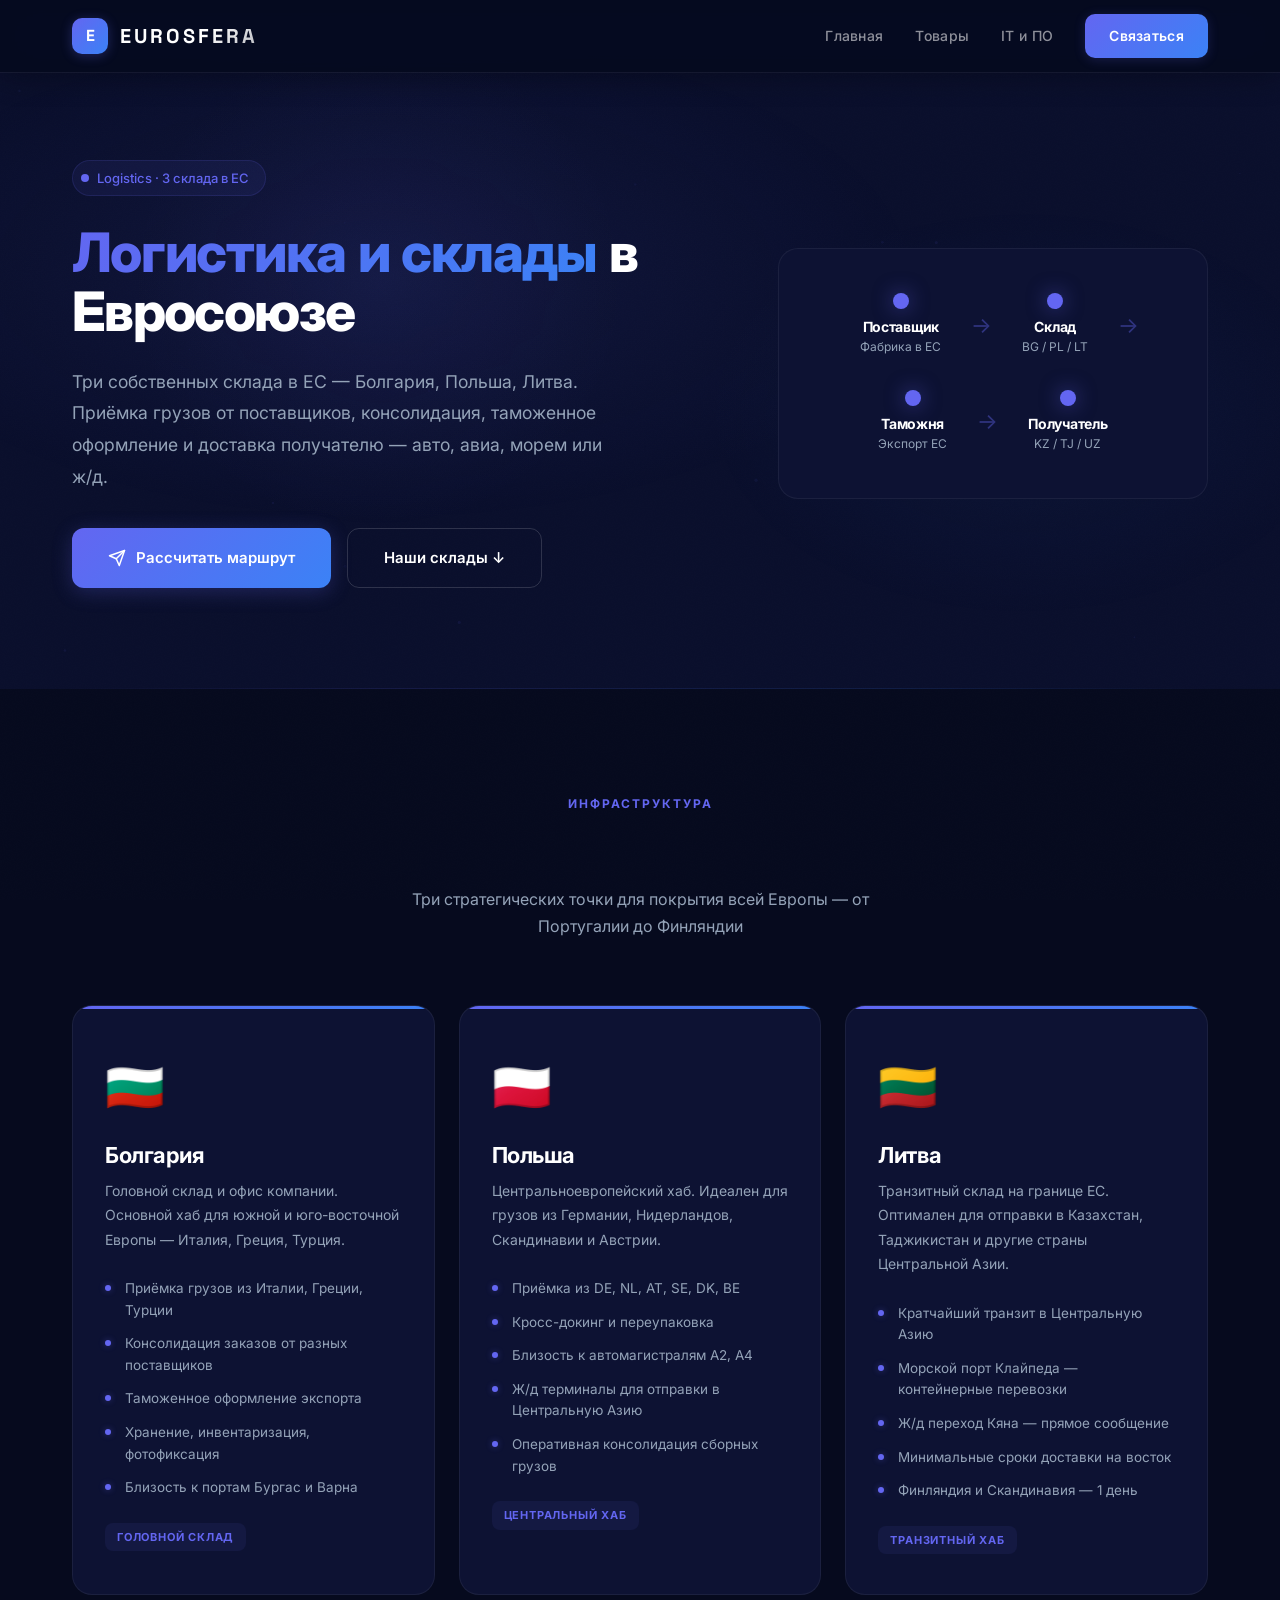
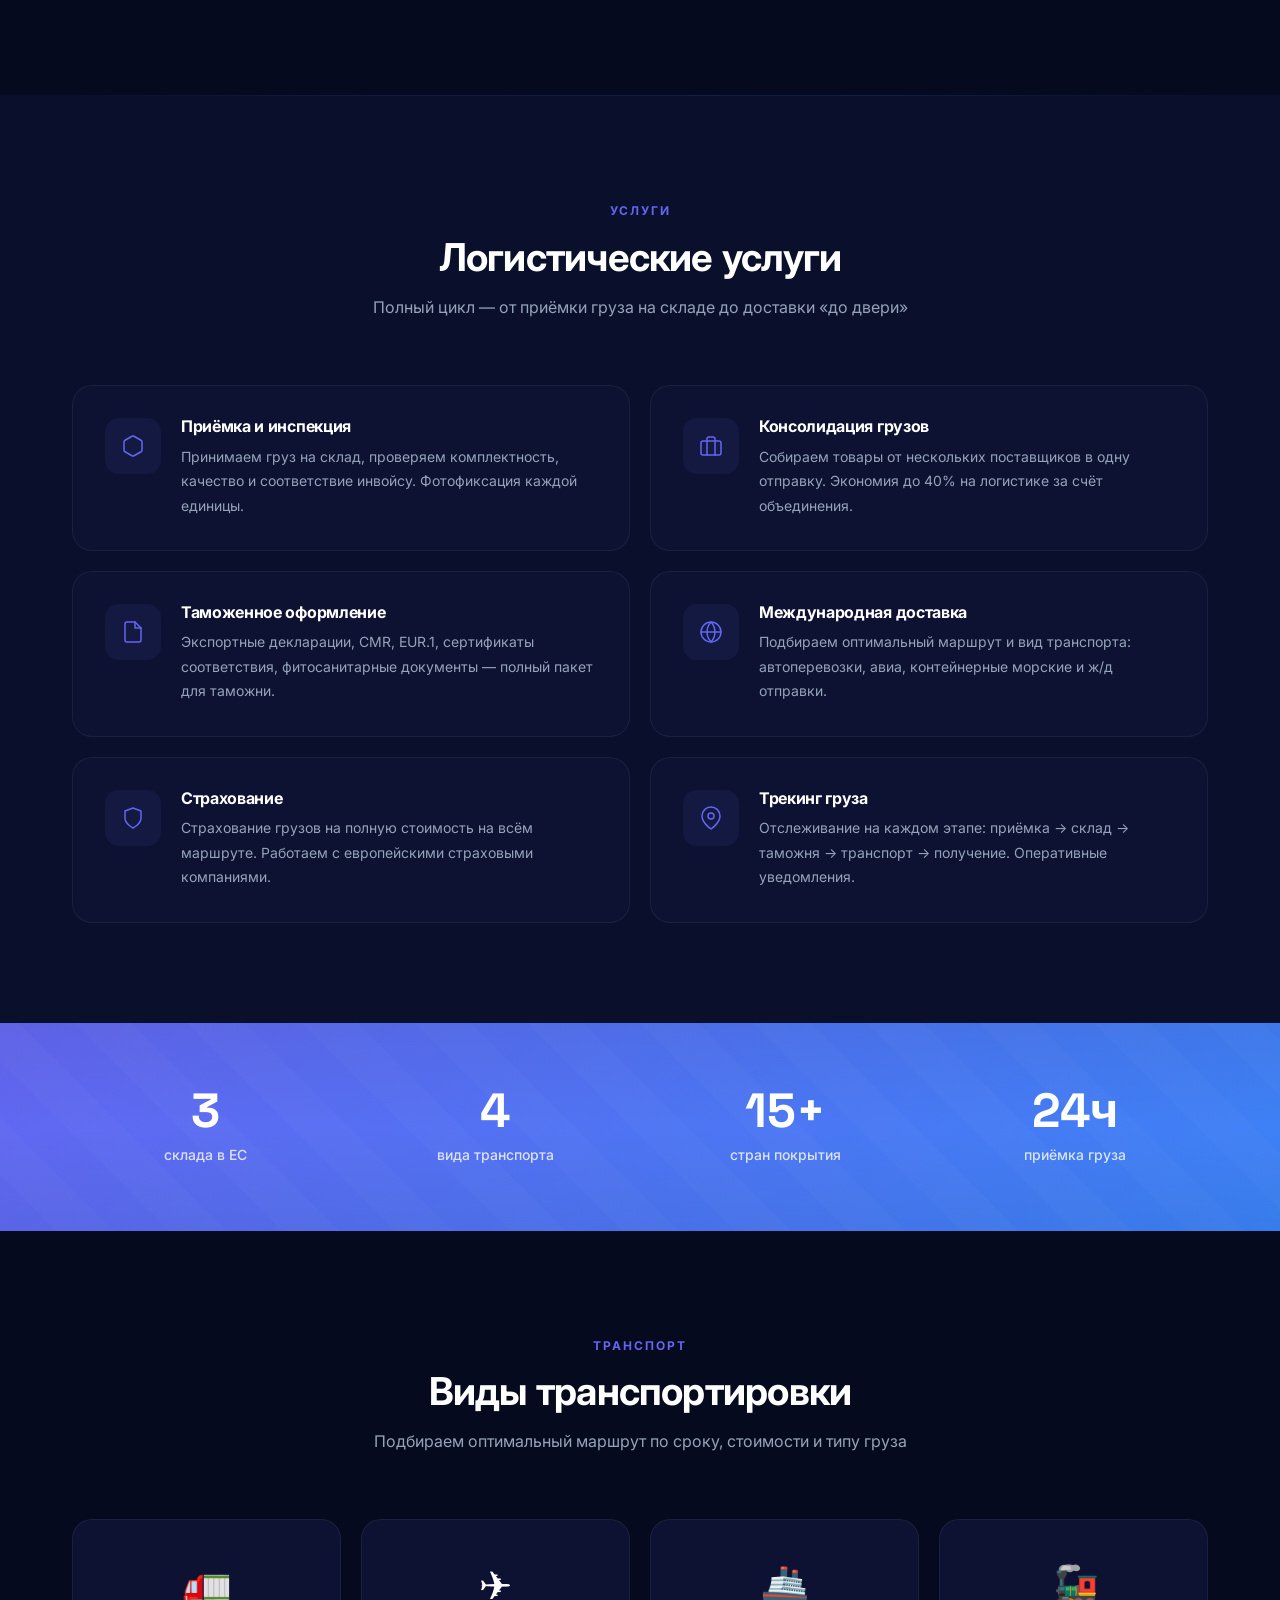
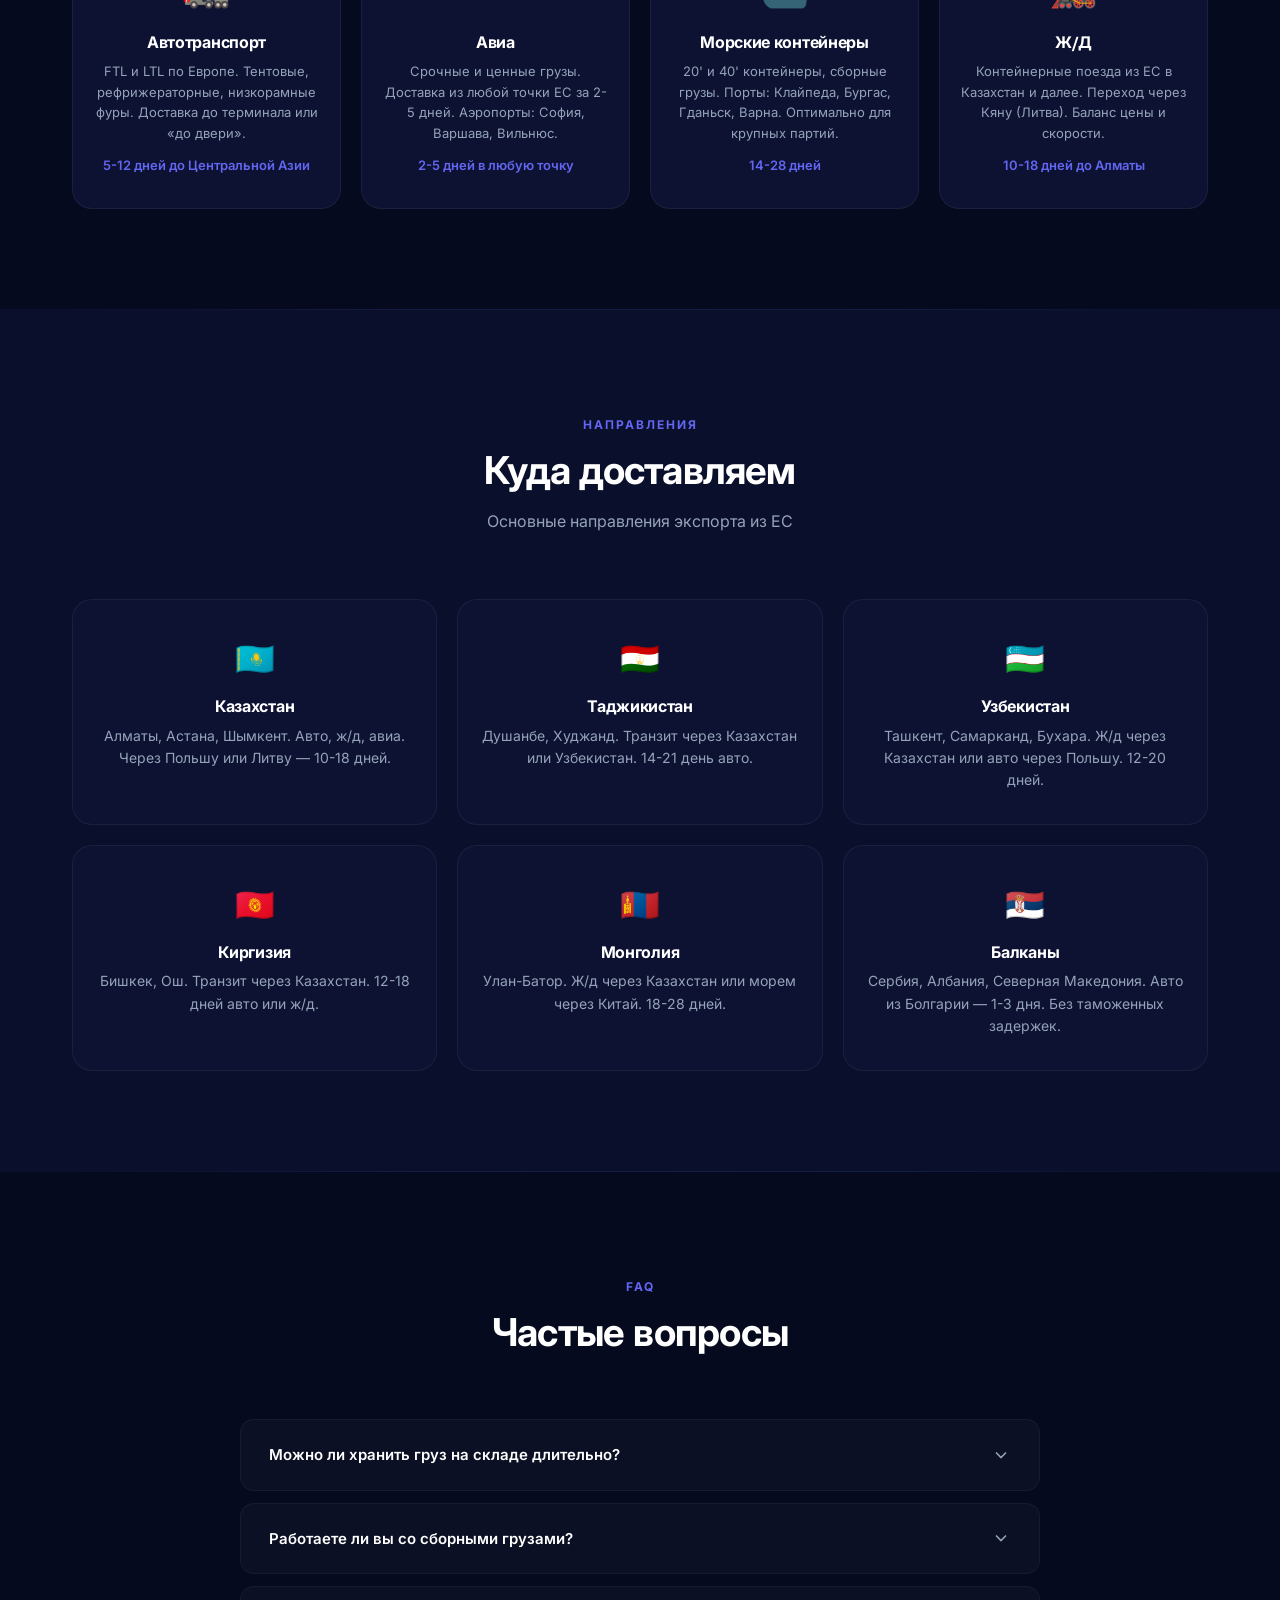
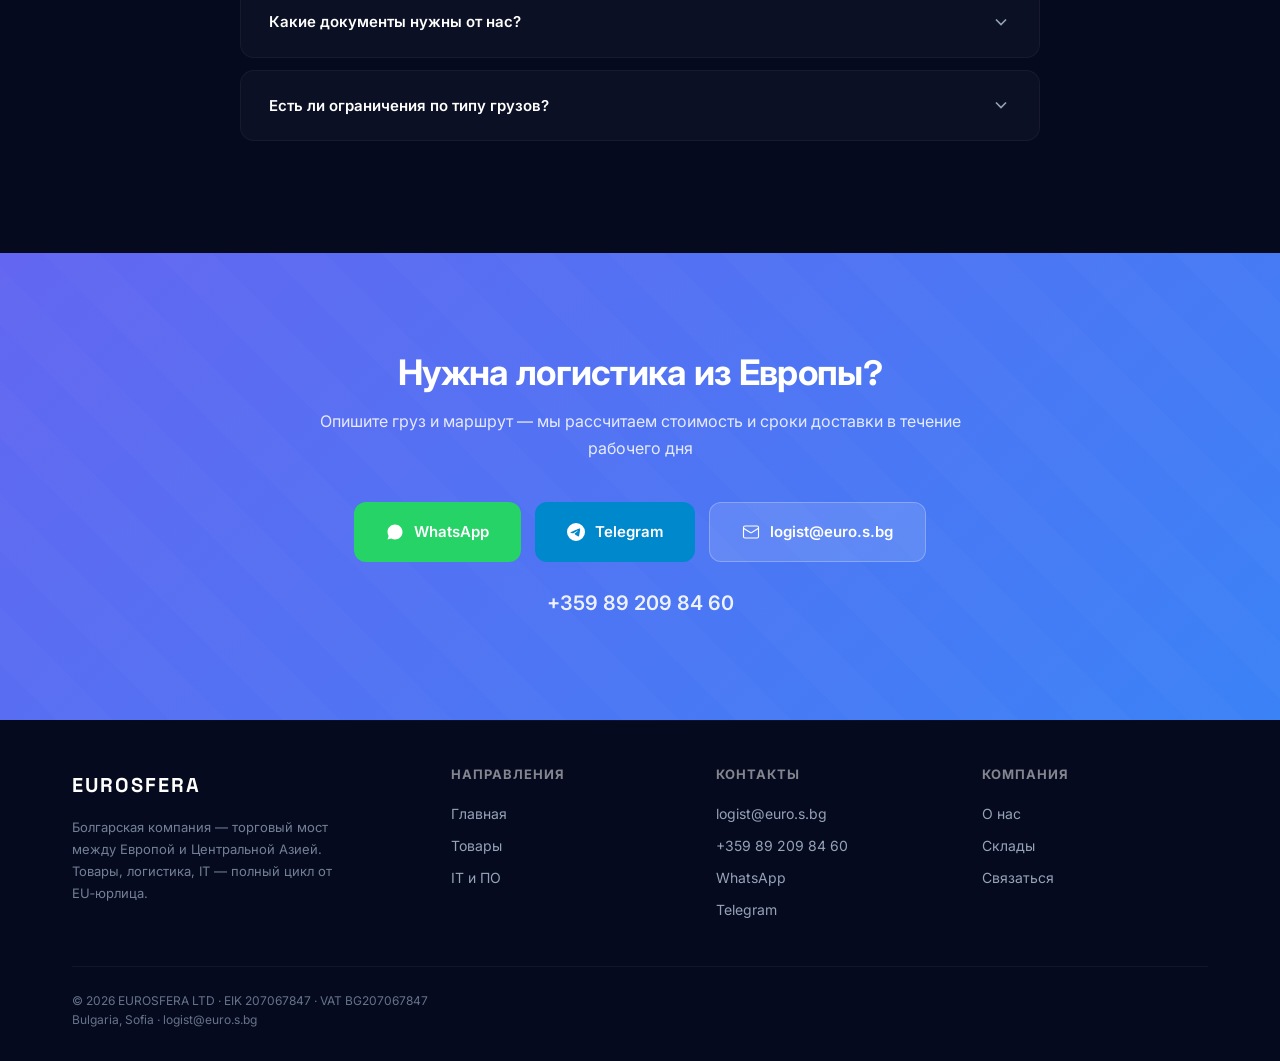
<file: logistics.html>
<!DOCTYPE html>
<html lang="ru">
<head>
<meta charset="UTF-8">
<meta name="viewport" content="width=device-width, initial-scale=1.0">
<title>Логистика и склады в ЕС — EUROSFERA</title>
<meta name="description" content="Склады в Болгарии, Польше и Литве. Приёмка, хранение, консолидация, таможенное оформление и доставка грузов из Европы в Казахстан, Таджикистан, Узбекистан, Киргизию.">
<link rel="preconnect" href="https://fonts.googleapis.com">
<link rel="preconnect" href="https://fonts.gstatic.com" crossorigin>
<link href="https://fonts.googleapis.com/css2?family=Inter:wght@300;400;500;600;700;800&family=Space+Grotesk:wght@500;600;700&display=swap" rel="stylesheet">
<style>
:root {
  --navy: #0a0f2c;
  --navy-deep: #060a1e;
  --navy-light: #111640;
  --navy-card: #0d1233;
  --white: #FFFFFF;
  --gray-300: #CBD5E1;
  --gray-400: #94A3B8;
  --gray-500: #718096;
  --gray-600: #64748B;
  --blue: #3B82F6;
  --blue-dark: #2563EB;
  --indigo: #6366F1;
  --indigo-dark: #4F46E5;
  --teal: #14B8A6;
  --accent-gradient: linear-gradient(135deg, var(--indigo), var(--blue));
}
*,*::before,*::after{margin:0;padding:0;box-sizing:border-box}
html{scroll-behavior:smooth}
body{font-family:'Inter',system-ui,-apple-system,sans-serif;color:var(--white);background:var(--navy);line-height:1.7;overflow-x:hidden;-webkit-font-smoothing:antialiased;-moz-osx-font-smoothing:grayscale}
a{color:inherit;text-decoration:none}
img{max-width:100%;display:block}
h1,h2,h3,h4,h5{font-family:'Space Grotesk','Inter',sans-serif;line-height:1.15;letter-spacing:-0.02em}
.wrap{max-width:1200px;margin:0 auto;padding:0 32px}

/* CANVAS + NOISE */
#particles{position:fixed;inset:0;pointer-events:none;z-index:0;opacity:.35}
body::before{content:'';position:fixed;inset:0;z-index:1;pointer-events:none;opacity:.03;background-image:url("data:image/svg+xml,%3Csvg viewBox='0 0 256 256' xmlns='http://www.w3.org/2000/svg'%3E%3Cfilter id='noise'%3E%3CfeTurbulence type='fractalNoise' baseFrequency='.9' numOctaves='4' stitchTiles='stitch'/%3E%3C/filter%3E%3Crect width='100%25' height='100%25' filter='url(%23noise)' opacity='.5'/%3E%3C/svg%3E");background-repeat:repeat;background-size:256px 256px}

/* HEADER */
.header{position:fixed;top:0;left:0;right:0;z-index:100;padding:14px 0;background:rgba(6,10,30,.92);backdrop-filter:blur(20px) saturate(1.8);-webkit-backdrop-filter:blur(20px) saturate(1.8);box-shadow:0 1px 0 rgba(255,255,255,.05),0 4px 30px rgba(0,0,0,.3)}
.header .wrap{display:flex;align-items:center;justify-content:space-between}
.logo{display:flex;align-items:center;gap:12px}
.logo-mark{width:36px;height:36px;background:var(--accent-gradient);border-radius:10px;display:flex;align-items:center;justify-content:center;font-family:'Space Grotesk',sans-serif;font-weight:700;font-size:16px;color:white;box-shadow:0 2px 12px rgba(99,102,241,.3)}
.logo-text{font-family:'Space Grotesk',sans-serif;font-weight:700;font-size:20px;letter-spacing:3px;text-transform:uppercase;background:linear-gradient(135deg,#fff 60%,rgba(255,255,255,.7));-webkit-background-clip:text;-webkit-text-fill-color:transparent;background-clip:text}
.nav{display:flex;align-items:center;gap:32px}
.nav a{font-size:14px;font-weight:500;color:rgba(255,255,255,.55);transition:color .3s;letter-spacing:.3px;position:relative}
.nav a:not(.btn-cta)::after{content:'';position:absolute;bottom:-4px;left:0;right:0;height:1.5px;background:var(--accent-gradient);transform:scaleX(0);transition:transform .3s cubic-bezier(.22,1,.36,1);transform-origin:right}
.nav a:not(.btn-cta):hover{color:var(--white)}
.nav a:not(.btn-cta):hover::after{transform:scaleX(1);transform-origin:left}
.nav .btn-cta{background:var(--accent-gradient);color:var(--white);padding:10px 24px;border-radius:10px;font-weight:600;font-size:14px;transition:all .3s cubic-bezier(.22,1,.36,1);box-shadow:0 2px 12px rgba(99,102,241,.2)}
.nav .btn-cta:hover{box-shadow:0 4px 24px rgba(99,102,241,.4);transform:translateY(-1px)}
.burger{display:none;background:none;border:none;cursor:pointer;padding:6px}
.burger span{display:block;width:22px;height:2px;background:var(--white);border-radius:2px;margin:5px 0;transition:.3s}
.mobile-menu{display:none;position:fixed;inset:0;background:var(--navy-deep);z-index:99;flex-direction:column;align-items:center;justify-content:center;gap:32px}
.mobile-menu.open{display:flex}
.mobile-menu a{color:var(--white);font-size:1.3rem;font-weight:500}
.mobile-close{position:absolute;top:22px;right:28px;background:none;border:none;cursor:pointer}
.mobile-close svg{width:28px;height:28px;stroke:var(--white);stroke-width:2}

/* HERO */
.hero{padding:160px 0 100px;position:relative;overflow:hidden}
.hero-bg{position:absolute;inset:0;background:radial-gradient(ellipse 70% 60% at 30% 40%,rgba(99,102,241,.08) 0%,transparent 60%),radial-gradient(ellipse 50% 60% at 80% 60%,rgba(59,130,246,.05) 0%,transparent 50%)}
.hero-glow{position:absolute;width:500px;height:500px;border-radius:50%;background:radial-gradient(circle,rgba(99,102,241,.06) 0%,transparent 70%);top:5%;left:10%;animation:float 20s ease-in-out infinite;pointer-events:none}
@keyframes float{0%,100%{transform:translate(0,0)}33%{transform:translate(30px,-20px)}66%{transform:translate(-20px,15px)}}
.hero .wrap{position:relative;z-index:2;display:grid;grid-template-columns:1.2fr .8fr;gap:60px;align-items:center}
.hero-badge{display:inline-flex;align-items:center;gap:8px;background:rgba(99,102,241,.08);border:1px solid rgba(99,102,241,.15);border-radius:100px;padding:6px 16px 6px 8px;font-size:13px;font-weight:500;color:var(--indigo);margin-bottom:28px}
.hero-badge-dot{width:8px;height:8px;background:var(--indigo);border-radius:50%;animation:pulse-badge 2s ease-in-out infinite}
@keyframes pulse-badge{0%,100%{opacity:1}50%{opacity:.4}}
.hero-text h1{font-size:clamp(2.2rem,4.5vw,3.4rem);font-weight:800;margin-bottom:24px;letter-spacing:-0.03em;line-height:1.08}
.hero-text h1 .accent{background:linear-gradient(135deg,var(--indigo) 0%,var(--blue) 100%);-webkit-background-clip:text;-webkit-text-fill-color:transparent;background-clip:text}
.hero-text .lead{font-size:clamp(1rem,1.6vw,1.1rem);color:var(--gray-400);margin-bottom:36px;max-width:540px;line-height:1.8}
.hero-btns{display:flex;gap:16px;flex-wrap:wrap}
.btn-primary{display:inline-flex;align-items:center;gap:10px;background:var(--accent-gradient);color:var(--white);padding:16px 36px;border-radius:12px;font-weight:600;font-size:15px;border:none;cursor:pointer;transition:all .3s cubic-bezier(.22,1,.36,1);box-shadow:0 4px 20px rgba(99,102,241,.25);position:relative;overflow:hidden}
.btn-primary::before{content:'';position:absolute;inset:0;background:linear-gradient(135deg,rgba(255,255,255,.1),transparent);opacity:0;transition:opacity .3s}
.btn-primary:hover{box-shadow:0 8px 32px rgba(99,102,241,.4);transform:translateY(-2px)}
.btn-primary:hover::before{opacity:1}
.btn-outline{display:inline-flex;align-items:center;gap:10px;background:transparent;color:var(--white);padding:16px 36px;border-radius:12px;font-weight:600;font-size:15px;border:1.5px solid rgba(255,255,255,.15);cursor:pointer;transition:all .3s cubic-bezier(.22,1,.36,1)}
.btn-outline:hover{border-color:rgba(255,255,255,.4);background:rgba(255,255,255,.04);transform:translateY(-2px)}

/* ROUTE MAP */
.route-map{display:flex;align-items:center;justify-content:center;gap:0;flex-wrap:wrap;padding:28px;background:var(--navy-card);border:1px solid rgba(255,255,255,.06);border-radius:20px}
.route-node{text-align:center;padding:16px 22px}
.route-dot{width:16px;height:16px;border-radius:50%;background:var(--indigo);margin:0 auto 10px;box-shadow:0 0 20px rgba(99,102,241,.5);animation:pulse-dot 2.5s ease-in-out infinite}
.route-node h4{font-size:14px;font-weight:700;margin-bottom:2px}
.route-node p{font-size:12px;color:var(--gray-400)}
.route-arrow{color:var(--indigo);font-size:22px;padding:0 8px;opacity:.4}
@keyframes pulse-dot{0%,100%{box-shadow:0 0 10px rgba(99,102,241,.3)}50%{box-shadow:0 0 24px rgba(99,102,241,.6)}}

/* SECTION */
.section{padding:100px 0;position:relative}
.section-alt{background:var(--navy-deep)}
.section-divider{height:1px;background:linear-gradient(90deg,transparent 5%,rgba(99,102,241,.12) 30%,rgba(59,130,246,.12) 70%,transparent 95%)}
.section-head{text-align:center;margin-bottom:64px}
.section-head .overline{display:inline-block;font-size:12px;font-weight:700;letter-spacing:2px;text-transform:uppercase;color:var(--indigo);margin-bottom:14px}
.section-head h2{font-size:clamp(1.6rem,3vw,2.4rem);margin-bottom:14px;font-weight:700}
.section-head p{color:var(--gray-400);font-size:16px;max-width:540px;margin:0 auto;line-height:1.7}

/* WAREHOUSES */
.wh-grid{display:grid;grid-template-columns:repeat(3,1fr);gap:24px}
.wh-card{background:var(--navy-card);border:1px solid rgba(255,255,255,.06);border-radius:20px;padding:40px 32px;position:relative;overflow:hidden;transition:all .5s cubic-bezier(.22,1,.36,1)}
.wh-card::before{content:'';position:absolute;top:0;left:0;right:0;height:3px;background:var(--accent-gradient)}
.wh-card::after{content:'';position:absolute;inset:0;background:linear-gradient(180deg,rgba(99,102,241,.02) 0%,transparent 50%);opacity:0;transition:opacity .4s}
.wh-card:hover{border-color:rgba(99,102,241,.15);transform:translateY(-8px);box-shadow:0 24px 64px rgba(0,0,0,.25)}
.wh-card:hover::after{opacity:1}
.wh-flag{position:relative;z-index:1;font-size:48px;margin-bottom:16px}
.wh-card h3{position:relative;z-index:1;font-size:22px;margin-bottom:10px;font-weight:700}
.wh-card>p{position:relative;z-index:1;font-size:14px;color:var(--gray-400);margin-bottom:20px;line-height:1.75}
.wh-features{position:relative;z-index:1;list-style:none}
.wh-features li{font-size:13.5px;color:var(--gray-400);padding:6px 0;padding-left:20px;position:relative;text-align:left;line-height:1.6}
.wh-features li::before{content:'';position:absolute;left:0;top:13px;width:6px;height:6px;border-radius:50%;background:var(--indigo);box-shadow:0 0 6px rgba(99,102,241,.4)}
.wh-tag{position:relative;z-index:1;display:inline-block;font-size:11px;font-weight:700;color:var(--indigo);background:rgba(99,102,241,.08);padding:5px 12px;border-radius:8px;margin-top:18px;letter-spacing:.8px;text-transform:uppercase}

/* SERVICES */
.svc-grid{display:grid;grid-template-columns:repeat(2,1fr);gap:20px}
.svc{background:var(--navy-card);border:1px solid rgba(255,255,255,.06);border-radius:20px;padding:32px;display:flex;gap:20px;transition:all .4s cubic-bezier(.22,1,.36,1)}
.svc:hover{border-color:rgba(99,102,241,.15);transform:translateY(-4px);box-shadow:0 16px 48px rgba(0,0,0,.15)}
.svc-icon{width:56px;height:56px;border-radius:14px;background:rgba(99,102,241,.08);display:flex;align-items:center;justify-content:center;flex-shrink:0}
.svc-icon svg{width:24px;height:24px;stroke:var(--indigo);fill:none;stroke-width:1.5;stroke-linecap:round;stroke-linejoin:round}
.svc h4{font-size:16px;margin-bottom:8px;font-weight:700}
.svc p{font-size:14px;color:var(--gray-400);line-height:1.75}

/* TRANSPORT */
.transport-grid{display:grid;grid-template-columns:repeat(4,1fr);gap:20px}
.transport{text-align:center;padding:32px 20px;background:var(--navy-card);border:1px solid rgba(255,255,255,.06);border-radius:20px;transition:all .4s cubic-bezier(.22,1,.36,1)}
.transport:hover{border-color:rgba(99,102,241,.15);transform:translateY(-6px);box-shadow:0 16px 48px rgba(0,0,0,.15)}
.transport-icon{font-size:40px;margin-bottom:14px}
.transport h4{font-size:16px;margin-bottom:8px;font-weight:700}
.transport p{font-size:13px;color:var(--gray-400);line-height:1.6}
.transport .time{font-size:13px;color:var(--indigo);font-weight:600;margin-top:10px}

/* COVERAGE / PARTNERS */
.partner-grid{display:grid;grid-template-columns:repeat(3,1fr);gap:20px}
.partner{text-align:center;padding:32px 24px;background:var(--navy-card);border:1px solid rgba(255,255,255,.06);border-radius:20px;transition:all .4s cubic-bezier(.22,1,.36,1)}
.partner:hover{border-color:rgba(99,102,241,.15);transform:translateY(-4px);box-shadow:0 16px 48px rgba(0,0,0,.15)}
.partner-icon{font-size:32px;margin-bottom:12px}
.partner h4{font-size:16px;margin-bottom:8px;font-weight:700}
.partner p{font-size:14px;color:var(--gray-400);line-height:1.6}

/* STATS */
.stats-bar{padding:64px 0;background:var(--accent-gradient);position:relative;overflow:hidden}
.stats-bar::before{content:'';position:absolute;inset:0;background:repeating-linear-gradient(45deg,transparent,transparent 40px,rgba(255,255,255,.02) 40px,rgba(255,255,255,.02) 80px)}
.stats-bar::after{content:'';position:absolute;inset:0;background:linear-gradient(180deg,rgba(0,0,0,.05) 0%,transparent 50%,rgba(0,0,0,.05) 100%)}
.stats-bar .wrap{display:grid;grid-template-columns:repeat(4,1fr);gap:24px;position:relative;z-index:1}
.stat{text-align:center}
.stat-num{font-family:'Space Grotesk',sans-serif;font-size:48px;font-weight:700;line-height:1}
.stat-label{font-size:14px;opacity:.8;margin-top:8px;font-weight:500}

/* FAQ */
.faq-list{max-width:800px;margin:0 auto}
.faq-item{border:1px solid rgba(255,255,255,.06);border-radius:14px;margin-bottom:12px;overflow:hidden;transition:all .3s;background:rgba(255,255,255,.01)}
.faq-item:hover{border-color:rgba(99,102,241,.15)}
.faq-q{display:flex;align-items:center;justify-content:space-between;padding:22px 28px;cursor:pointer;font-weight:600;font-size:15px;background:rgba(255,255,255,.02);transition:background .2s;user-select:none}
.faq-q:hover{background:rgba(255,255,255,.04)}
.faq-q svg{width:20px;height:20px;stroke:var(--gray-400);stroke-width:2;fill:none;transition:transform .4s cubic-bezier(.22,1,.36,1);flex-shrink:0;margin-left:16px}
.faq-item.open .faq-q svg{transform:rotate(180deg)}
.faq-a{max-height:0;overflow:hidden;transition:max-height .5s cubic-bezier(.22,1,.36,1)}
.faq-item.open .faq-a{max-height:400px}
.faq-a-inner{padding:0 28px 24px;font-size:14px;color:var(--gray-400);line-height:1.8}

/* CTA */
.cta{padding:100px 0;background:var(--accent-gradient);text-align:center;position:relative;overflow:hidden}
.cta::before{content:'';position:absolute;inset:0;background:repeating-linear-gradient(45deg,transparent,transparent 40px,rgba(255,255,255,.015) 40px,rgba(255,255,255,.015) 80px)}
.cta .wrap{max-width:720px;position:relative;z-index:2}
.cta h2{font-size:clamp(1.6rem,3vw,2.2rem);margin-bottom:14px;font-weight:700}
.cta>div>p{color:rgba(255,255,255,.85);font-size:16px;margin-bottom:40px;line-height:1.7}
.cta-buttons{display:flex;gap:14px;justify-content:center;flex-wrap:wrap;margin-bottom:24px}
.cta-btn{padding:16px 32px;border-radius:12px;font-weight:600;font-size:15px;transition:all .3s cubic-bezier(.22,1,.36,1);display:inline-flex;align-items:center;gap:10px}
.cta-wa{background:#25D366;color:var(--white)}
.cta-tg{background:#0088CC;color:var(--white)}
.cta-mail{background:rgba(255,255,255,.12);color:var(--white);border:1.5px solid rgba(255,255,255,.25)}
.cta-wa:hover,.cta-tg:hover{transform:translateY(-3px);box-shadow:0 8px 24px rgba(0,0,0,.25)}
.cta-mail:hover{background:rgba(255,255,255,.2);transform:translateY(-3px)}
.cta-phone{font-size:20px;font-weight:600;margin-top:8px}
.cta-phone a{color:rgba(255,255,255,.9);transition:color .2s}
.cta-phone a:hover{color:var(--white)}

/* FOOTER */
.footer{background:var(--navy-deep);padding:48px 0 32px;position:relative}
.footer::before{content:'';position:absolute;top:0;left:0;right:0;height:1px;background:linear-gradient(90deg,transparent,rgba(99,102,241,.1),transparent)}
.footer-top{display:grid;grid-template-columns:1.5fr 1fr 1fr 1fr;gap:40px;margin-bottom:40px}
.footer-about .footer-brand{font-family:'Space Grotesk',sans-serif;font-weight:700;font-size:20px;letter-spacing:2px;margin-bottom:14px}
.footer-about p{font-size:13px;color:var(--gray-500);line-height:1.7;max-width:280px}
.footer-col h5{font-size:13px;font-weight:700;letter-spacing:1px;text-transform:uppercase;color:rgba(255,255,255,.5);margin-bottom:16px}
.footer-col a{display:block;font-size:14px;color:var(--gray-400);padding:4px 0;transition:color .2s}
.footer-col a:hover{color:var(--white)}
.footer-bottom{padding-top:24px;border-top:1px solid rgba(255,255,255,.05);display:flex;justify-content:space-between;align-items:center;flex-wrap:wrap;gap:12px}
.footer-legal{font-size:12px;color:var(--gray-600);line-height:1.6}

/* SCROLL REVEAL */
.reveal{opacity:0;transform:translateY(32px);transition:opacity .8s cubic-bezier(.22,1,.36,1),transform .8s cubic-bezier(.22,1,.36,1)}
.reveal.visible{opacity:1;transform:translateY(0)}
.reveal-delay-1{transition-delay:.1s}
.reveal-delay-2{transition-delay:.2s}
.reveal-delay-3{transition-delay:.3s}

/* RESPONSIVE */
@media(max-width:1024px){
  .wrap{padding:0 24px}
  .hero .wrap{grid-template-columns:1fr}
  .wh-grid,.partner-grid{grid-template-columns:1fr 1fr}
  .transport-grid{grid-template-columns:repeat(2,1fr)}
  .footer-top{grid-template-columns:1fr 1fr;gap:32px}
}
@media(max-width:768px){
  .nav{display:none}.burger{display:block}
  .wh-grid,.svc-grid,.partner-grid,.transport-grid{grid-template-columns:1fr}
  .route-map{flex-direction:column}
  .route-arrow{transform:rotate(90deg)}
  .stats-bar .wrap{grid-template-columns:repeat(2,1fr);gap:32px}
  .stat-num{font-size:36px}
  .section-head h2{font-size:1.6rem}
  .footer-top{grid-template-columns:1fr;gap:28px}
  .footer-bottom{justify-content:center;text-align:center}
  .hero{padding:130px 0 80px}
}
@media(max-width:480px){
  .stats-bar .wrap{grid-template-columns:1fr}
  .cta-buttons{flex-direction:column;align-items:center}
}
</style>
</head>
<body>

<canvas id="particles"></canvas>

<!-- HEADER -->
<header class="header">
  <div class="wrap">
    <a href="index.html" class="logo"><div class="logo-mark">E</div><span class="logo-text">Eurosfera</span></a>
    <nav class="nav">
      <a href="index.html">Главная</a>
      <a href="goods.html">Товары</a>
      <a href="it.html">IT и ПО</a>
      <a href="#contact" class="btn-cta">Связаться</a>
    </nav>
    <button class="burger" id="burgerBtn" aria-label="Меню"><span></span><span></span><span></span></button>
  </div>
</header>

<div class="mobile-menu" id="mobileMenu">
  <button class="mobile-close" id="mobileClose">
    <svg viewBox="0 0 24 24"><line x1="18" y1="6" x2="6" y2="18"/><line x1="6" y1="6" x2="18" y2="18"/></svg>
  </button>
  <a href="index.html">Главная</a>
  <a href="goods.html">Товары</a>
  <a href="it.html">IT и ПО</a>
  <a href="#contact">Связаться</a>
</div>

<!-- HERO -->
<section class="hero">
  <div class="hero-bg"></div>
  <div class="hero-glow"></div>
  <div class="wrap">
    <div class="hero-text">
      <div class="hero-badge">
        <span class="hero-badge-dot"></span>
        Logistics &middot; 3 склада в ЕС
      </div>
      <h1><span class="accent">Логистика и склады</span> в Евросоюзе</h1>
      <p class="lead">Три собственных склада в ЕС — Болгария, Польша, Литва. Приёмка грузов от поставщиков, консолидация, таможенное оформление и доставка получателю — авто, авиа, морем или ж/д.</p>
      <div class="hero-btns">
        <a href="#contact" class="btn-primary">
          <svg width="18" height="18" viewBox="0 0 24 24" fill="none" stroke="currentColor" stroke-width="2" stroke-linecap="round" stroke-linejoin="round"><path d="m22 2-7 20-4-9-9-4z"/><path d="M22 2 11 13"/></svg>
          Рассчитать маршрут
        </a>
        <a href="#warehouses" class="btn-outline">Наши склады &darr;</a>
      </div>
    </div>
    <div class="route-map">
      <div class="route-node"><div class="route-dot"></div><h4>Поставщик</h4><p>Фабрика в ЕС</p></div>
      <div class="route-arrow">&rarr;</div>
      <div class="route-node"><div class="route-dot"></div><h4>Склад</h4><p>BG / PL / LT</p></div>
      <div class="route-arrow">&rarr;</div>
      <div class="route-node"><div class="route-dot"></div><h4>Таможня</h4><p>Экспорт ЕС</p></div>
      <div class="route-arrow">&rarr;</div>
      <div class="route-node"><div class="route-dot"></div><h4>Получатель</h4><p>KZ / TJ / UZ</p></div>
    </div>
  </div>
</section>

<!-- WAREHOUSES -->
<div class="section-divider"></div>
<section class="section section-alt" id="warehouses">
  <div class="wrap">
    <div class="section-head">
      <div class="overline reveal">Инфраструктура</div>
      <h2 class="reveal">Наши склады в Европе</h2>
      <p class="reveal">Три стратегических точки для покрытия всей Европы — от Португалии до Финляндии</p>
    </div>
    <div class="wh-grid">
      <div class="wh-card reveal">
        <div class="wh-flag">🇧🇬</div>
        <h3>Болгария</h3>
        <p>Головной склад и офис компании. Основной хаб для южной и юго-восточной Европы — Италия, Греция, Турция.</p>
        <ul class="wh-features">
          <li>Приёмка грузов из Италии, Греции, Турции</li>
          <li>Консолидация заказов от разных поставщиков</li>
          <li>Таможенное оформление экспорта</li>
          <li>Хранение, инвентаризация, фотофиксация</li>
          <li>Близость к портам Бургас и Варна</li>
        </ul>
        <div class="wh-tag">Головной склад</div>
      </div>
      <div class="wh-card reveal reveal-delay-1">
        <div class="wh-flag">🇵🇱</div>
        <h3>Польша</h3>
        <p>Центральноевропейский хаб. Идеален для грузов из Германии, Нидерландов, Скандинавии и Австрии.</p>
        <ul class="wh-features">
          <li>Приёмка из DE, NL, AT, SE, DK, BE</li>
          <li>Кросс-докинг и переупаковка</li>
          <li>Близость к автомагистралям A2, A4</li>
          <li>Ж/д терминалы для отправки в Центральную Азию</li>
          <li>Оперативная консолидация сборных грузов</li>
        </ul>
        <div class="wh-tag">Центральный хаб</div>
      </div>
      <div class="wh-card reveal reveal-delay-2">
        <div class="wh-flag">🇱🇹</div>
        <h3>Литва</h3>
        <p>Транзитный склад на границе ЕС. Оптимален для отправки в Казахстан, Таджикистан и другие страны Центральной Азии.</p>
        <ul class="wh-features">
          <li>Кратчайший транзит в Центральную Азию</li>
          <li>Морской порт Клайпеда — контейнерные перевозки</li>
          <li>Ж/д переход Кяна — прямое сообщение</li>
          <li>Минимальные сроки доставки на восток</li>
          <li>Финляндия и Скандинавия — 1 день</li>
        </ul>
        <div class="wh-tag">Транзитный хаб</div>
      </div>
    </div>
  </div>
</section>

<!-- SERVICES -->
<div class="section-divider"></div>
<section class="section">
  <div class="wrap">
    <div class="section-head">
      <div class="overline reveal">Услуги</div>
      <h2 class="reveal">Логистические услуги</h2>
      <p class="reveal">Полный цикл — от приёмки груза на складе до доставки «до двери»</p>
    </div>
    <div class="svc-grid">
      <div class="svc reveal">
        <div class="svc-icon"><svg viewBox="0 0 24 24"><path d="M21 16V8a2 2 0 0 0-1-1.73l-7-4a2 2 0 0 0-2 0l-7 4A2 2 0 0 0 3 8v8a2 2 0 0 0 1 1.73l7 4a2 2 0 0 0 2 0l7-4A2 2 0 0 0 21 16z"/></svg></div>
        <div>
          <h4>Приёмка и инспекция</h4>
          <p>Принимаем груз на склад, проверяем комплектность, качество и соответствие инвойсу. Фотофиксация каждой единицы.</p>
        </div>
      </div>
      <div class="svc reveal reveal-delay-1">
        <div class="svc-icon"><svg viewBox="0 0 24 24"><rect x="2" y="7" width="20" height="14" rx="2"/><path d="M16 21V5a2 2 0 0 0-2-2h-4a2 2 0 0 0-2 2v16"/></svg></div>
        <div>
          <h4>Консолидация грузов</h4>
          <p>Собираем товары от нескольких поставщиков в одну отправку. Экономия до 40% на логистике за счёт объединения.</p>
        </div>
      </div>
      <div class="svc reveal">
        <div class="svc-icon"><svg viewBox="0 0 24 24"><path d="M14 2H6a2 2 0 0 0-2 2v16a2 2 0 0 0 2 2h12a2 2 0 0 0 2-2V8z"/><polyline points="14 2 14 8 20 8"/></svg></div>
        <div>
          <h4>Таможенное оформление</h4>
          <p>Экспортные декларации, CMR, EUR.1, сертификаты соответствия, фитосанитарные документы — полный пакет для таможни.</p>
        </div>
      </div>
      <div class="svc reveal reveal-delay-1">
        <div class="svc-icon"><svg viewBox="0 0 24 24"><circle cx="12" cy="12" r="10"/><path d="M2 12h20"/><path d="M12 2a15.3 15.3 0 0 1 4 10 15.3 15.3 0 0 1-4 10 15.3 15.3 0 0 1-4-10 15.3 15.3 0 0 1 4-10z"/></svg></div>
        <div>
          <h4>Международная доставка</h4>
          <p>Подбираем оптимальный маршрут и вид транспорта: автоперевозки, авиа, контейнерные морские и ж/д отправки.</p>
        </div>
      </div>
      <div class="svc reveal">
        <div class="svc-icon"><svg viewBox="0 0 24 24"><path d="M12 22s8-4 8-10V5l-8-3-8 3v7c0 6 8 10 8 10z"/></svg></div>
        <div>
          <h4>Страхование</h4>
          <p>Страхование грузов на полную стоимость на всём маршруте. Работаем с европейскими страховыми компаниями.</p>
        </div>
      </div>
      <div class="svc reveal reveal-delay-1">
        <div class="svc-icon"><svg viewBox="0 0 24 24"><path d="M21 10c0 7-9 13-9 13s-9-6-9-13a9 9 0 0 1 18 0z"/><circle cx="12" cy="10" r="3"/></svg></div>
        <div>
          <h4>Трекинг груза</h4>
          <p>Отслеживание на каждом этапе: приёмка &#8594; склад &#8594; таможня &#8594; транспорт &#8594; получение. Оперативные уведомления.</p>
        </div>
      </div>
    </div>
  </div>
</section>

<!-- STATS -->
<div class="stats-bar">
  <div class="wrap">
    <div class="stat"><div class="stat-num">3</div><div class="stat-label">склада в ЕС</div></div>
    <div class="stat"><div class="stat-num">4</div><div class="stat-label">вида транспорта</div></div>
    <div class="stat"><div class="stat-num">15+</div><div class="stat-label">стран покрытия</div></div>
    <div class="stat"><div class="stat-num">24ч</div><div class="stat-label">приёмка груза</div></div>
  </div>
</div>

<!-- TRANSPORT -->
<section class="section section-alt">
  <div class="wrap">
    <div class="section-head">
      <div class="overline reveal">Транспорт</div>
      <h2 class="reveal">Виды транспортировки</h2>
      <p class="reveal">Подбираем оптимальный маршрут по сроку, стоимости и типу груза</p>
    </div>
    <div class="transport-grid">
      <div class="transport reveal">
        <div class="transport-icon">🚛</div>
        <h4>Автотранспорт</h4>
        <p>FTL и LTL по Европе. Тентовые, рефрижераторные, низкорамные фуры. Доставка до терминала или «до двери».</p>
        <div class="time">5-12 дней до Центральной Азии</div>
      </div>
      <div class="transport reveal reveal-delay-1">
        <div class="transport-icon">✈️</div>
        <h4>Авиа</h4>
        <p>Срочные и ценные грузы. Доставка из любой точки ЕС за 2-5 дней. Аэропорты: София, Варшава, Вильнюс.</p>
        <div class="time">2-5 дней в любую точку</div>
      </div>
      <div class="transport reveal reveal-delay-2">
        <div class="transport-icon">🚢</div>
        <h4>Морские контейнеры</h4>
        <p>20' и 40' контейнеры, сборные грузы. Порты: Клайпеда, Бургас, Гданьск, Варна. Оптимально для крупных партий.</p>
        <div class="time">14-28 дней</div>
      </div>
      <div class="transport reveal reveal-delay-3">
        <div class="transport-icon">🚂</div>
        <h4>Ж/Д</h4>
        <p>Контейнерные поезда из ЕС в Казахстан и далее. Переход через Кяну (Литва). Баланс цены и скорости.</p>
        <div class="time">10-18 дней до Алматы</div>
      </div>
    </div>
  </div>
</section>

<!-- COVERAGE -->
<div class="section-divider"></div>
<section class="section">
  <div class="wrap">
    <div class="section-head">
      <div class="overline reveal">Направления</div>
      <h2 class="reveal">Куда доставляем</h2>
      <p class="reveal">Основные направления экспорта из ЕС</p>
    </div>
    <div class="partner-grid">
      <div class="partner reveal">
        <div class="partner-icon">🇰🇿</div>
        <h4>Казахстан</h4>
        <p>Алматы, Астана, Шымкент. Авто, ж/д, авиа. Через Польшу или Литву — 10-18 дней.</p>
      </div>
      <div class="partner reveal reveal-delay-1">
        <div class="partner-icon">🇹🇯</div>
        <h4>Таджикистан</h4>
        <p>Душанбе, Худжанд. Транзит через Казахстан или Узбекистан. 14-21 день авто.</p>
      </div>
      <div class="partner reveal reveal-delay-2">
        <div class="partner-icon">🇺🇿</div>
        <h4>Узбекистан</h4>
        <p>Ташкент, Самарканд, Бухара. Ж/д через Казахстан или авто через Польшу. 12-20 дней.</p>
      </div>
      <div class="partner reveal">
        <div class="partner-icon">🇰🇬</div>
        <h4>Киргизия</h4>
        <p>Бишкек, Ош. Транзит через Казахстан. 12-18 дней авто или ж/д.</p>
      </div>
      <div class="partner reveal reveal-delay-1">
        <div class="partner-icon">🇲🇳</div>
        <h4>Монголия</h4>
        <p>Улан-Батор. Ж/д через Казахстан или морем через Китай. 18-28 дней.</p>
      </div>
      <div class="partner reveal reveal-delay-2">
        <div class="partner-icon">🇷🇸</div>
        <h4>Балканы</h4>
        <p>Сербия, Албания, Северная Македония. Авто из Болгарии — 1-3 дня. Без таможенных задержек.</p>
      </div>
    </div>
  </div>
</section>

<!-- FAQ -->
<div class="section-divider"></div>
<section class="section section-alt">
  <div class="wrap">
    <div class="section-head">
      <div class="overline reveal">FAQ</div>
      <h2 class="reveal">Частые вопросы</h2>
    </div>
    <div class="faq-list">
      <div class="faq-item reveal">
        <div class="faq-q" onclick="this.parentElement.classList.toggle('open')">
          <span>Можно ли хранить груз на складе длительно?</span>
          <svg viewBox="0 0 24 24"><polyline points="6 9 12 15 18 9"/></svg>
        </div>
        <div class="faq-a"><div class="faq-a-inner">Да. Наши склады поддерживают как транзитное хранение (1-5 дней), так и длительное — до 6 месяцев. Тарифы зависят от объёма и срока. Для постоянных клиентов — специальные условия.</div></div>
      </div>
      <div class="faq-item reveal">
        <div class="faq-q" onclick="this.parentElement.classList.toggle('open')">
          <span>Работаете ли вы со сборными грузами?</span>
          <svg viewBox="0 0 24 24"><polyline points="6 9 12 15 18 9"/></svg>
        </div>
        <div class="faq-a"><div class="faq-a-inner">Да, это одна из наших ключевых услуг. Мы собираем товары от нескольких поставщиков на одном складе, формируем единую отправку и экономим клиенту до 40% на логистике по сравнению с отдельными доставками.</div></div>
      </div>
      <div class="faq-item reveal">
        <div class="faq-q" onclick="this.parentElement.classList.toggle('open')">
          <span>Какие документы нужны от нас?</span>
          <svg viewBox="0 0 24 24"><polyline points="6 9 12 15 18 9"/></svg>
        </div>
        <div class="faq-a"><div class="faq-a-inner">Минимум: описание груза, вес, габариты, адрес получателя. Всё остальное — инвойсы, CMR, экспортные декларации, сертификаты — мы оформляем самостоятельно. Вы получаете готовый пакет для таможни.</div></div>
      </div>
      <div class="faq-item reveal">
        <div class="faq-q" onclick="this.parentElement.classList.toggle('open')">
          <span>Есть ли ограничения по типу грузов?</span>
          <svg viewBox="0 0 24 24"><polyline points="6 9 12 15 18 9"/></svg>
        </div>
        <div class="faq-a"><div class="faq-a-inner">Работаем с любыми легальными грузами: товары народного потребления, оборудование, сырьё, стройматериалы, электроника. Опасные грузы (ADR) — по запросу, с оформлением дополнительных документов. Санкционные товары не перевозим.</div></div>
      </div>
    </div>
  </div>
</section>

<!-- CTA -->
<section class="cta" id="contact">
  <div class="wrap">
    <h2 class="reveal">Нужна логистика из Европы?</h2>
    <p class="reveal">Опишите груз и маршрут — мы рассчитаем стоимость и сроки доставки в течение рабочего дня</p>
    <div class="cta-buttons reveal">
      <a href="https://wa.me/359892098460" target="_blank" class="cta-btn cta-wa">
        <svg width="18" height="18" viewBox="0 0 24 24" fill="currentColor"><path d="M17.472 14.382c-.297-.149-1.758-.867-2.03-.967-.273-.099-.471-.148-.67.15-.197.297-.767.966-.94 1.164-.173.199-.347.223-.644.075-.297-.15-1.255-.463-2.39-1.475-.883-.788-1.48-1.761-1.653-2.059-.173-.297-.018-.458.13-.606.134-.133.298-.347.446-.52.149-.174.198-.298.298-.497.099-.198.05-.371-.025-.52-.075-.149-.669-1.612-.916-2.207-.242-.579-.487-.5-.669-.51-.173-.008-.371-.01-.57-.01-.198 0-.52.074-.792.372-.272.297-1.04 1.016-1.04 2.479 0 1.462 1.065 2.875 1.213 3.074.149.198 2.096 3.2 5.077 4.487.709.306 1.262.489 1.694.625.712.227 1.36.195 1.871.118.571-.085 1.758-.719 2.006-1.413.248-.694.248-1.289.173-1.413-.074-.124-.272-.198-.57-.347z"/><path d="M12 2C6.477 2 2 6.477 2 12c0 1.89.525 3.66 1.438 5.168L2 22l4.832-1.438A9.955 9.955 0 0 0 12 22c5.523 0 10-4.477 10-10S17.523 2 12 2z"/></svg>
        WhatsApp
      </a>
      <a href="https://t.me/eurosfera" target="_blank" class="cta-btn cta-tg">
        <svg width="18" height="18" viewBox="0 0 24 24" fill="currentColor"><path d="M11.944 0A12 12 0 0 0 0 12a12 12 0 0 0 12 12 12 12 0 0 0 12-12A12 12 0 0 0 12 0h-.056zm4.962 7.224c.1-.002.321.023.465.14a.506.506 0 0 1 .171.325c.016.093.036.306.02.472-.18 1.898-.962 6.502-1.36 8.627-.168.9-.499 1.201-.82 1.23-.696.065-1.225-.46-1.9-.902-1.056-.693-1.653-1.124-2.678-1.8-1.185-.78-.417-1.21.258-1.91.177-.184 3.247-2.977 3.307-3.23.007-.032.014-.15-.056-.212s-.174-.041-.249-.024c-.106.024-1.793 1.14-5.061 3.345-.479.33-.913.49-1.302.48-.428-.008-1.252-.241-1.865-.44-.752-.244-1.349-.374-1.297-.789.027-.216.325-.437.893-.663 3.498-1.524 5.83-2.529 6.998-3.014 3.332-1.386 4.025-1.627 4.476-1.635z"/></svg>
        Telegram
      </a>
      <a href="mailto:logist@euro.s.bg" class="cta-btn cta-mail">
        <svg width="18" height="18" viewBox="0 0 24 24" fill="none" stroke="currentColor" stroke-width="1.5"><rect x="2" y="4" width="20" height="16" rx="2"/><path d="m22 7-8.97 5.7a1.94 1.94 0 0 1-2.06 0L2 7"/></svg>
        logist@euro.s.bg
      </a>
    </div>
    <div class="cta-phone reveal"><a href="tel:+359892098460">+359 89 209 84 60</a></div>
  </div>
</section>

<!-- FOOTER -->
<footer class="footer">
  <div class="wrap">
    <div class="footer-top">
      <div class="footer-about">
        <div class="footer-brand">EUROSFERA</div>
        <p>Болгарская компания — торговый мост между Европой и Центральной Азией. Товары, логистика, IT&nbsp;&mdash;&nbsp;полный цикл от EU&#8209;юрлица.</p>
      </div>
      <div class="footer-col">
        <h5>Направления</h5>
        <a href="index.html">Главная</a>
        <a href="goods.html">Товары</a>
        <a href="it.html">IT и ПО</a>
      </div>
      <div class="footer-col">
        <h5>Контакты</h5>
        <a href="mailto:logist@euro.s.bg">logist@euro.s.bg</a>
        <a href="tel:+359892098460">+359 89 209 84 60</a>
        <a href="https://wa.me/359892098460" target="_blank">WhatsApp</a>
        <a href="https://t.me/eurosfera" target="_blank">Telegram</a>
      </div>
      <div class="footer-col">
        <h5>Компания</h5>
        <a href="index.html#about">О нас</a>
        <a href="#warehouses">Склады</a>
        <a href="#contact">Связаться</a>
      </div>
    </div>
    <div class="footer-bottom">
      <div class="footer-legal">
        &copy; 2026 EUROSFERA LTD &middot; EIK 207067847 &middot; VAT BG207067847<br>
        Bulgaria, Sofia &middot; logist@euro.s.bg
      </div>
    </div>
  </div>
</footer>

<script>
// Particle network
(function(){
  const c=document.getElementById('particles'),ctx=c.getContext('2d');
  let w,h,particles=[],mouse={x:null,y:null};
  function resize(){w=c.width=innerWidth;h=c.height=innerHeight}
  resize();addEventListener('resize',resize);
  addEventListener('mousemove',e=>{mouse.x=e.clientX;mouse.y=e.clientY});
  addEventListener('mouseout',()=>{mouse.x=null;mouse.y=null});
  class P{constructor(){this.reset()}
    reset(){this.x=Math.random()*w;this.y=Math.random()*h;this.vx=(Math.random()-.5)*.2;this.vy=(Math.random()-.5)*.2;this.r=Math.random()*1.5+.3;this.o=Math.random()*.2+.05}
    update(){if(mouse.x!==null){const dx=this.x-mouse.x,dy=this.y-mouse.y,d=Math.sqrt(dx*dx+dy*dy);if(d<200){this.vx+=dx/d*.02;this.vy+=dy/d*.02}}this.vx*=.99;this.vy*=.99;this.x+=this.vx;this.y+=this.vy;if(this.x<0||this.x>w||this.y<0||this.y>h)this.reset()}
    draw(){ctx.beginPath();ctx.arc(this.x,this.y,this.r,0,Math.PI*2);ctx.fillStyle=`rgba(99,102,241,${this.o})`;ctx.fill()}}
  const count=Math.min(50,Math.floor(w*h/25000));
  for(let i=0;i<count;i++)particles.push(new P());
  function lines(){for(let i=0;i<particles.length;i++)for(let j=i+1;j<particles.length;j++){const dx=particles[i].x-particles[j].x,dy=particles[i].y-particles[j].y,d=Math.sqrt(dx*dx+dy*dy);if(d<160){ctx.beginPath();ctx.moveTo(particles[i].x,particles[i].y);ctx.lineTo(particles[j].x,particles[j].y);ctx.strokeStyle=`rgba(99,102,241,${.04*(1-d/160)})`;ctx.lineWidth=.5;ctx.stroke()}}}
  function loop(){ctx.clearRect(0,0,w,h);particles.forEach(p=>{p.update();p.draw()});lines();requestAnimationFrame(loop)}
  loop();
})();

// Mobile menu
const burgerBtn=document.getElementById('burgerBtn'),mobileMenu=document.getElementById('mobileMenu'),mobileClose=document.getElementById('mobileClose');
burgerBtn.addEventListener('click',()=>mobileMenu.classList.add('open'));
mobileClose.addEventListener('click',()=>mobileMenu.classList.remove('open'));
mobileMenu.querySelectorAll('a').forEach(a=>a.addEventListener('click',()=>mobileMenu.classList.remove('open')));

// Smooth scroll
document.querySelectorAll('a[href^="#"]').forEach(a=>{
  a.addEventListener('click',e=>{e.preventDefault();const t=document.querySelector(a.getAttribute('href'));if(t)t.scrollIntoView({behavior:'smooth'})});
});

// Scroll reveal
const reveals=document.querySelectorAll('.reveal');
const revealObserver=new IntersectionObserver((entries)=>{entries.forEach(e=>{if(e.isIntersecting){e.target.classList.add('visible');revealObserver.unobserve(e.target)}})},{threshold:.12,rootMargin:'0px 0px -40px 0px'});
reveals.forEach(el=>revealObserver.observe(el));
</script>
</body>
</html>
</file>
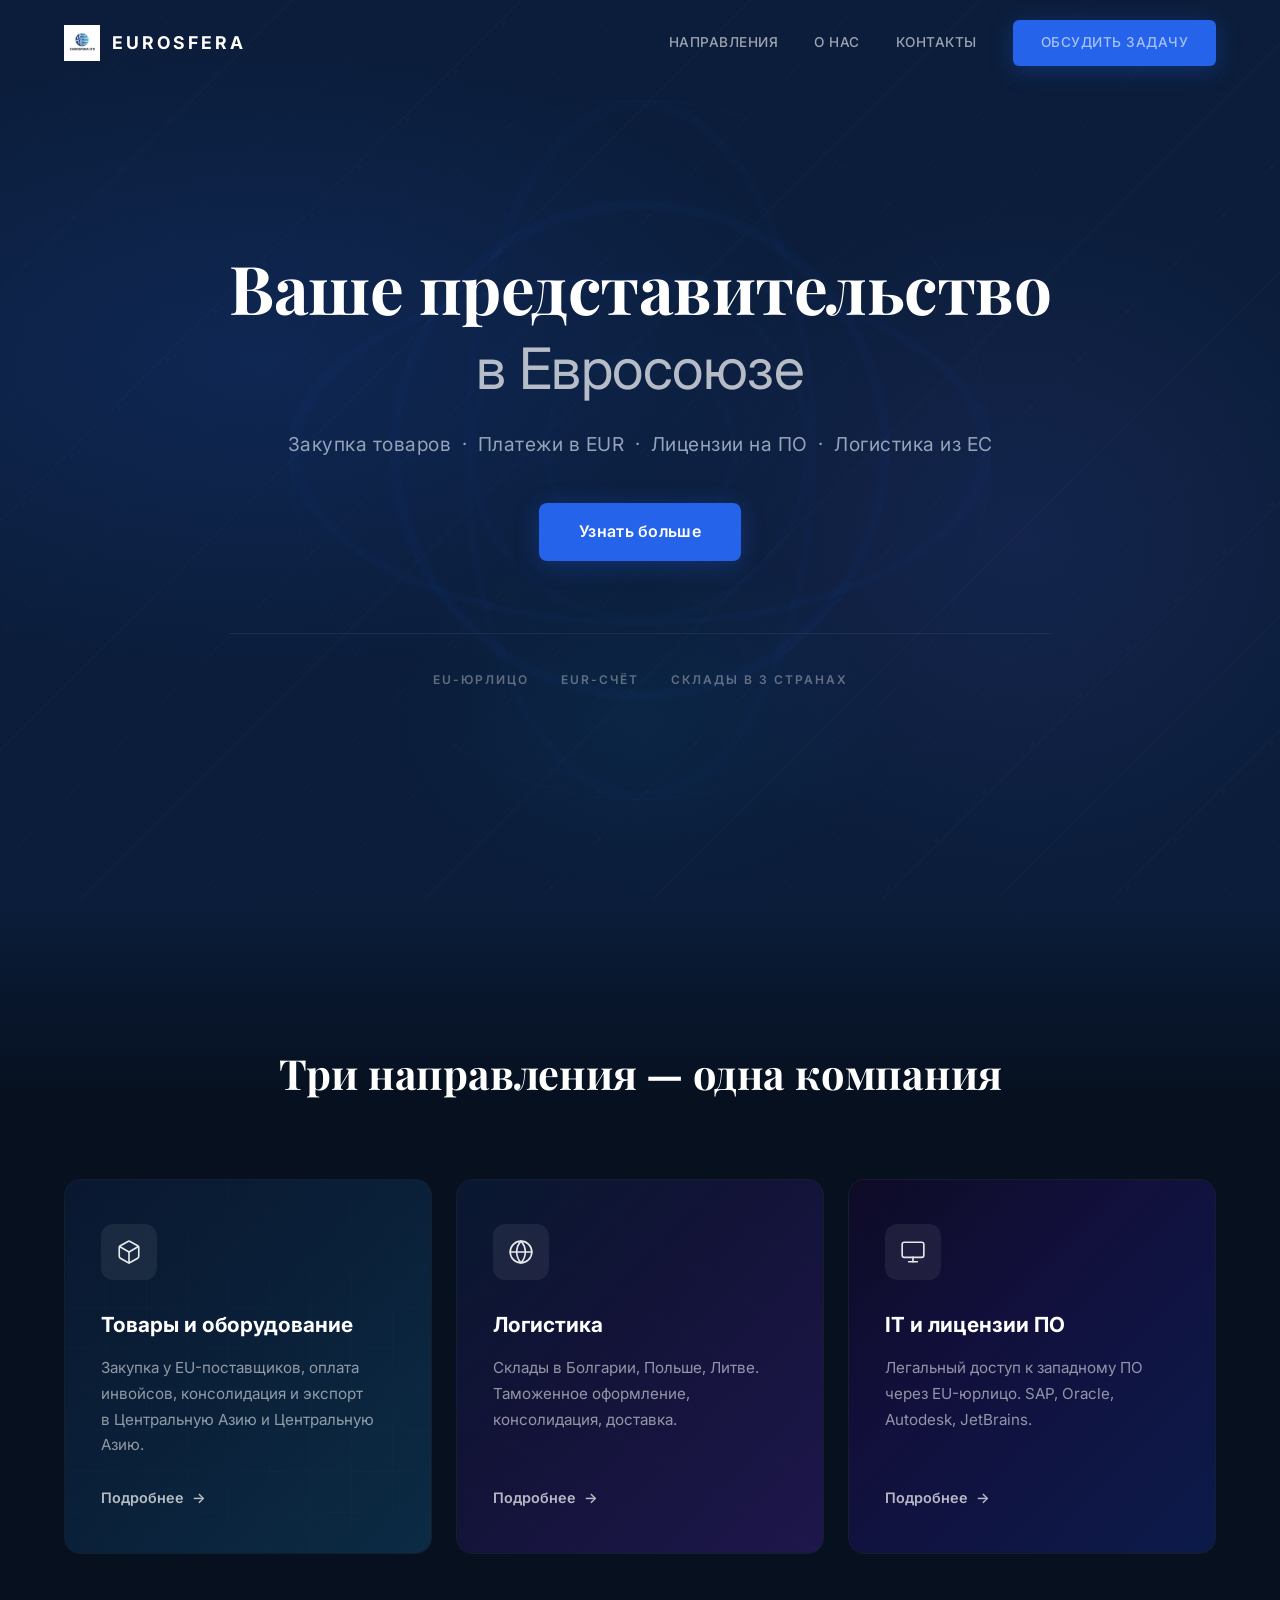
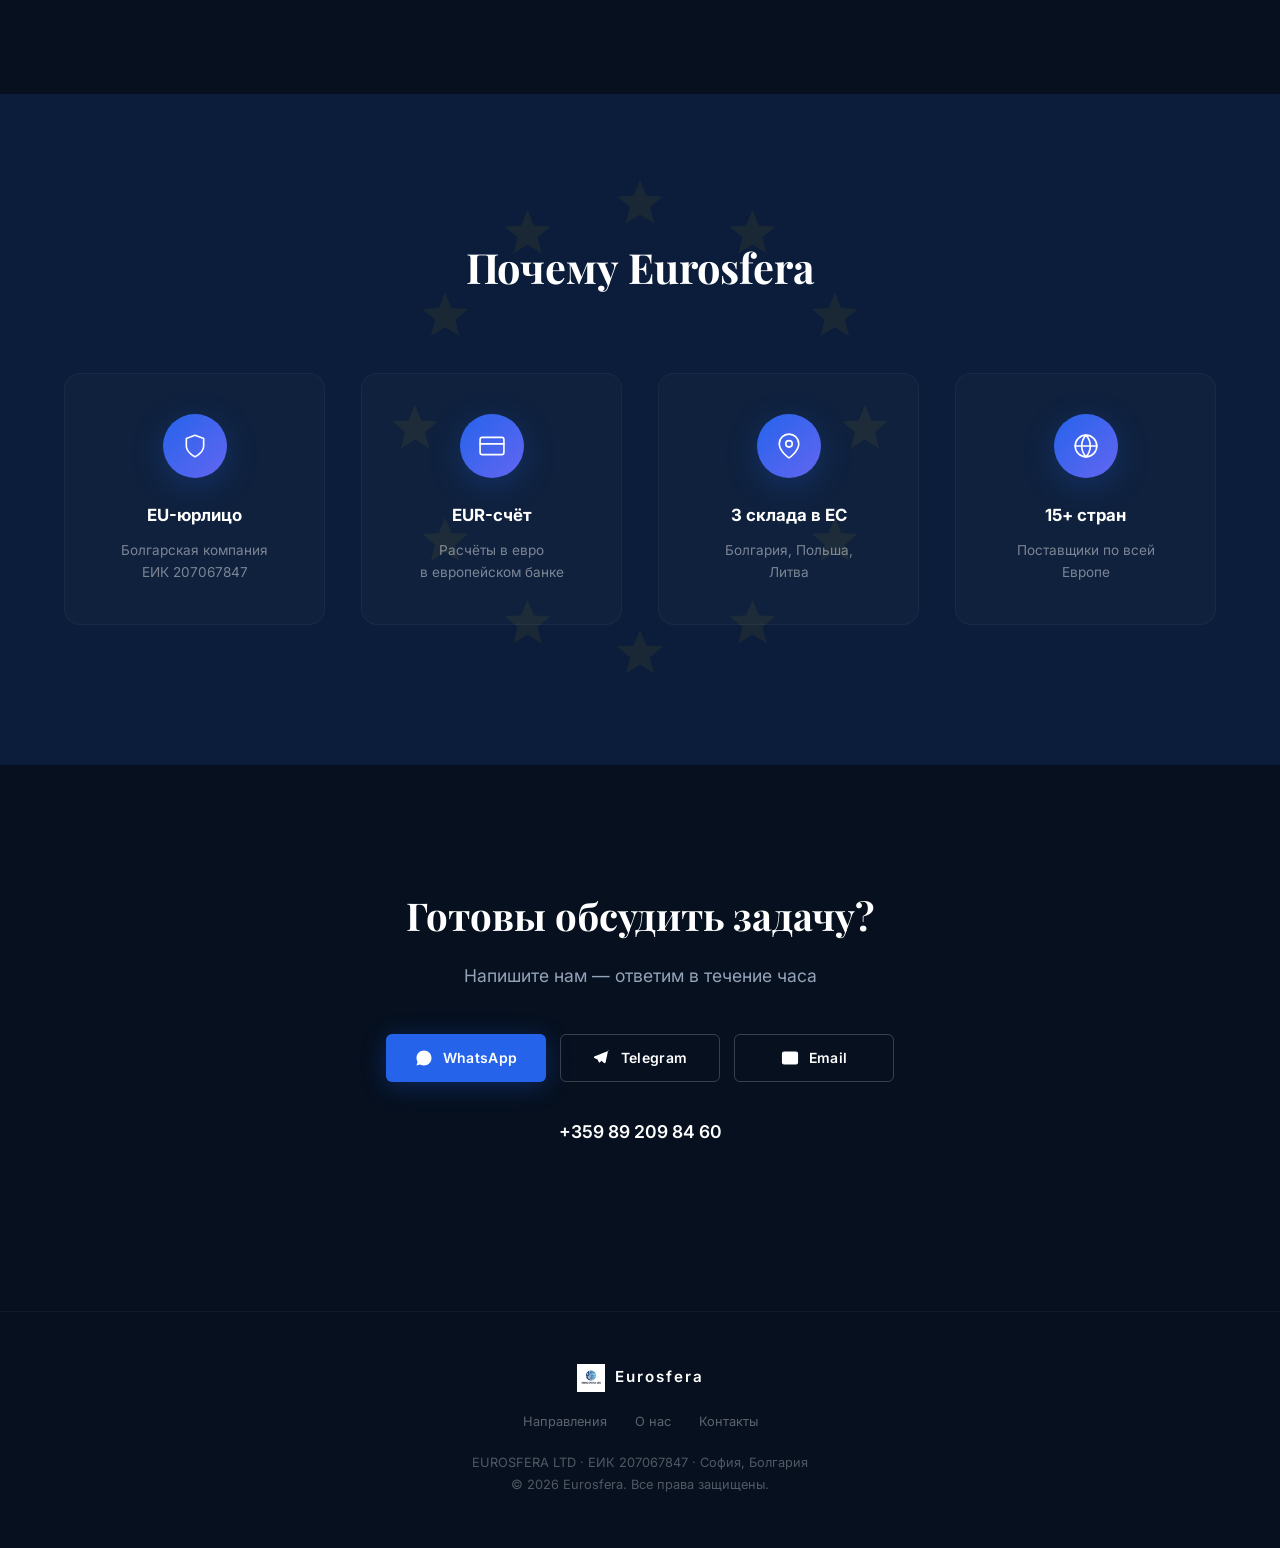
<file: variant-a.html>
<!DOCTYPE html>
<html lang="ru">
<head>
<meta charset="UTF-8">
<meta name="viewport" content="width=device-width, initial-scale=1.0">
<title>EUROSFERA — Ваше представительство в Евросоюзе</title>
<meta name="description" content="Евросфера — закупка товаров, платежи в EUR, лицензии на ПО, логистика из ЕС для бизнеса из Казахстана, Таджикистана, Узбекистана.">
<link rel="preconnect" href="https://fonts.googleapis.com">
<link rel="preconnect" href="https://fonts.gstatic.com" crossorigin>
<link href="https://fonts.googleapis.com/css2?family=Inter:wght@400;500;600;700&family=Playfair+Display:wght@700&display=swap" rel="stylesheet">
<style>
*,*::before,*::after{margin:0;padding:0;box-sizing:border-box}
:root{--dark:#0B1D3A;--darker:#06101F;--white:#FFFFFF;--gray-400:#94A3B8;--gray-600:#475569;--accent:#2563EB;--accent-dark:#1D4ED8;--gold:rgba(212,175,55,.15)}
html{scroll-behavior:smooth;font-size:16px}
body{font-family:'Inter',system-ui,sans-serif;color:var(--white);background:var(--dark);line-height:1.6;overflow-x:hidden}
a{color:inherit;text-decoration:none}
.container{max-width:1200px;margin:0 auto;padding:0 24px}

/* REVEAL */
.reveal{opacity:1;transform:translateY(0);transition:opacity .7s cubic-bezier(.22,1,.36,1),transform .7s cubic-bezier(.22,1,.36,1)}
.revealed{opacity:1;transform:translateY(0)}
.reveal-delay-1{transition-delay:.15s}
.reveal-delay-2{transition-delay:.3s}
.reveal-delay-3{transition-delay:.45s}

/* HEADER */
.header{position:fixed;top:0;left:0;right:0;z-index:100;padding:20px 0;transition:all .4s}
.header.scrolled{background:rgba(6,16,31,.95);backdrop-filter:blur(20px);-webkit-backdrop-filter:blur(20px);padding:12px 0;box-shadow:0 1px 40px rgba(0,0,0,.3)}
.header-inner{display:flex;align-items:center;justify-content:space-between}
.logo{display:flex;align-items:center;gap:12px}
.logo img{height:36px;width:auto}
.logo span{font-size:1.1rem;font-weight:700;color:var(--white);letter-spacing:3px;text-transform:uppercase}
.nav{display:flex;align-items:center;gap:36px}
.nav a{color:rgba(255,255,255,.6);font-size:.85rem;font-weight:500;transition:color .3s;letter-spacing:.5px;text-transform:uppercase}
.nav a:hover{color:var(--white)}
.btn{display:inline-flex;align-items:center;justify-content:center;padding:12px 28px;border-radius:6px;font-size:.875rem;font-weight:600;transition:all .3s;border:none;cursor:pointer;letter-spacing:.3px}
.btn-accent{background:var(--accent);color:var(--white);box-shadow:0 4px 24px rgba(37,99,235,.3)}
.btn-accent:hover{background:var(--accent-dark);transform:translateY(-2px);box-shadow:0 8px 32px rgba(37,99,235,.4)}
.btn-outline{border:1.5px solid rgba(255,255,255,.2);color:var(--white);background:transparent}
.btn-outline:hover{border-color:rgba(255,255,255,.5);background:rgba(255,255,255,.05)}
.burger{display:none;flex-direction:column;gap:5px;background:none;border:none;cursor:pointer;padding:4px}
.burger span{display:block;width:22px;height:2px;background:var(--white);border-radius:2px;transition:all .3s}
.mobile-menu{display:none;position:fixed;inset:0;background:var(--darker);z-index:99;flex-direction:column;align-items:center;justify-content:center;gap:32px}
.mobile-menu.open{display:flex}
.mobile-menu a{color:var(--white);font-size:1.25rem;font-weight:500}
.mobile-close{position:absolute;top:20px;right:24px;background:none;border:none;cursor:pointer}
.mobile-close svg{width:28px;height:28px;stroke:var(--white);stroke-width:2}

/* ===== HERO ===== */
.hero{min-height:100vh;display:flex;align-items:center;justify-content:center;position:relative;overflow:hidden;padding:120px 24px 80px;background:var(--dark)}
.hero-bg{position:absolute;inset:0;background:
  radial-gradient(ellipse 80% 60% at 20% 40%,rgba(37,99,235,.14) 0%,transparent 60%),
  radial-gradient(ellipse 60% 80% at 80% 60%,rgba(99,102,241,.1) 0%,transparent 50%),
  radial-gradient(ellipse 40% 40% at 50% 80%,rgba(14,165,233,.06) 0%,transparent 50%)}
/* Animated diagonal route lines */
.hero-lines{position:absolute;inset:-50%;width:200%;height:200%;background:repeating-linear-gradient(
  -45deg,transparent,transparent 80px,rgba(255,255,255,.015) 80px,rgba(255,255,255,.015) 81px);
  animation:linesDrift 25s linear infinite}
@keyframes linesDrift{0%{transform:translate(0,0)}100%{transform:translate(113px,113px)}}
/* Globe / network pattern */
.hero-globe{position:absolute;width:700px;height:700px;top:50%;left:50%;transform:translate(-50%,-50%);border-radius:50%;
  background:
    radial-gradient(circle at 50% 50%,transparent 48%,rgba(37,99,235,.06) 49%,rgba(37,99,235,.06) 50%,transparent 51%),
    radial-gradient(circle at 50% 50%,transparent 33%,rgba(37,99,235,.04) 33.5%,rgba(37,99,235,.04) 34.5%,transparent 35%),
    radial-gradient(circle at 50% 50%,transparent 18%,rgba(37,99,235,.03) 18.5%,rgba(37,99,235,.03) 19.5%,transparent 20%);
  animation:globePulse 8s ease-in-out infinite alternate;opacity:.7}
.hero-globe::before{content:'';position:absolute;inset:0;border-radius:50%;border:1px solid rgba(37,99,235,.08);
  background:radial-gradient(ellipse 100% 50% at 50% 50%,transparent 48%,rgba(37,99,235,.05) 49%,rgba(37,99,235,.05) 50%,transparent 51%)}
.hero-globe::after{content:'';position:absolute;inset:0;border-radius:50%;
  background:radial-gradient(ellipse 50% 100% at 50% 50%,transparent 48%,rgba(37,99,235,.04) 49%,rgba(37,99,235,.04) 50%,transparent 51%)}
@keyframes globePulse{0%{transform:translate(-50%,-50%) scale(1);opacity:.5}100%{transform:translate(-50%,-50%) scale(1.08);opacity:.8}}
/* Dot grid */
.hero-dots{position:absolute;inset:0;background-image:radial-gradient(rgba(255,255,255,.035) 1px,transparent 1px);background-size:48px 48px;animation:dotsDrift 30s linear infinite}
@keyframes dotsDrift{0%{transform:translate(0,0)}100%{transform:translate(48px,48px)}}
.hero-content{position:relative;text-align:center;max-width:860px;z-index:2}
.hero h1{font-family:'Playfair Display',serif;font-size:clamp(2.4rem,5.5vw,4.2rem);font-weight:700;color:var(--white);line-height:1.1;margin-bottom:28px;letter-spacing:-.5px}
.hero h1 em{font-family:'Inter',sans-serif;font-style:normal;font-weight:400;font-size:.85em;color:rgba(255,255,255,.7)}
.hero-sub{font-size:clamp(1rem,2vw,1.2rem);color:var(--gray-400);margin-bottom:44px;letter-spacing:.5px}
.hero .btn{font-size:1rem;padding:16px 40px;border-radius:8px}
.trust-badges{display:flex;flex-wrap:wrap;justify-content:center;gap:32px;margin-top:72px;padding-top:36px;border-top:1px solid rgba(255,255,255,.06)}
.trust-badges span{color:rgba(255,255,255,.35);font-size:.75rem;font-weight:600;letter-spacing:2px;text-transform:uppercase}

/* ===== DIRECTIONS ===== */
.directions{padding:140px 0;position:relative;background:var(--darker)}
.directions::before{content:'';position:absolute;top:0;left:0;right:0;height:200px;background:linear-gradient(to bottom,var(--dark),var(--darker))}
.section-title{text-align:center;margin-bottom:72px;position:relative}
.section-title h2{font-family:'Playfair Display',serif;font-size:clamp(1.6rem,3.5vw,2.6rem);font-weight:700;margin-bottom:12px;letter-spacing:-.2px}
.section-title p{color:var(--gray-400);font-size:1.05rem}
.cards{display:grid;grid-template-columns:repeat(3,1fr);gap:24px;position:relative}
.card{border-radius:16px;padding:44px 36px;border:1px solid rgba(255,255,255,.06);transition:all .5s cubic-bezier(.22,1,.36,1);display:flex;flex-direction:column;position:relative;overflow:hidden;min-height:320px}
.card::before{content:'';position:absolute;inset:0;opacity:.6;transition:opacity .5s;z-index:0}
.card:hover{transform:translateY(-8px);border-color:rgba(255,255,255,.12)}
.card:hover::before{opacity:1}
/* Card 1 — Goods: blue→teal + box pattern */
.card-goods::before{background:linear-gradient(135deg,#0B1D3A 0%,#0D2847 40%,#0F3D5C 100%)}
.card-goods::after{content:'';position:absolute;inset:0;opacity:.15;background:
  repeating-linear-gradient(0deg,transparent,transparent 40px,rgba(14,165,233,.15) 40px,rgba(14,165,233,.15) 41px),
  repeating-linear-gradient(90deg,transparent,transparent 40px,rgba(14,165,233,.15) 40px,rgba(14,165,233,.15) 41px)}
.card-goods:hover::after{opacity:.25}
/* Card 2 — Logistics: dark blue→indigo + route lines */
.card-logistics::before{background:linear-gradient(135deg,#0B1D3A 0%,#1A1547 40%,#2D1B69 100%)}
.card-logistics::after{content:'';position:absolute;inset:0;opacity:.12;background:
  repeating-linear-gradient(30deg,transparent,transparent 60px,rgba(139,92,246,.2) 60px,rgba(139,92,246,.2) 61px),
  repeating-linear-gradient(-60deg,transparent,transparent 80px,rgba(139,92,246,.1) 80px,rgba(139,92,246,.1) 81px)}
.card-logistics:hover::after{opacity:.22}
/* Card 3 — IT: dark purple→blue + circuit pattern */
.card-it::before{background:linear-gradient(135deg,#12082A 0%,#1A1050 40%,#0F2167 100%)}
.card-it::after{content:'';position:absolute;inset:0;opacity:.2;
  background-image:radial-gradient(rgba(139,92,246,.3) 1.5px,transparent 1.5px);background-size:24px 24px;
  mask-image:linear-gradient(135deg,black 0%,transparent 60%);-webkit-mask-image:linear-gradient(135deg,black 0%,transparent 60%)}
.card-it:hover::after{opacity:.35}
.card>*{position:relative;z-index:1}
.card-icon{width:56px;height:56px;border-radius:12px;background:rgba(255,255,255,.07);display:flex;align-items:center;justify-content:center;margin-bottom:28px;backdrop-filter:blur(8px)}
.card-icon svg{width:26px;height:26px;stroke:var(--white);fill:none;stroke-width:1.5;stroke-linecap:round;stroke-linejoin:round;opacity:.9}
.card h3{font-size:1.3rem;font-weight:700;margin-bottom:14px}
.card p{color:rgba(255,255,255,.55);font-size:.95rem;line-height:1.7;flex:1;margin-bottom:28px}
.card-link{display:inline-flex;align-items:center;gap:8px;color:var(--white);font-size:.9rem;font-weight:600;transition:gap .3s,opacity .3s;opacity:.7}
.card-link:hover{gap:14px;opacity:1}

/* ===== WHY US ===== */
.why{padding:140px 0;position:relative;overflow:hidden;background:var(--dark)}
/* EU stars background */
.why-stars{position:absolute;width:600px;height:600px;top:50%;left:50%;transform:translate(-50%,-50%);animation:starsRotate 120s linear infinite;opacity:.06}
@keyframes starsRotate{0%{transform:translate(-50%,-50%) rotate(0deg)}100%{transform:translate(-50%,-50%) rotate(360deg)}}
.features{display:grid;grid-template-columns:repeat(4,1fr);gap:36px;margin-top:72px;position:relative}
.feature{text-align:center;padding:40px 20px;border-radius:16px;border:1px solid rgba(255,255,255,.04);transition:all .4s;background:rgba(255,255,255,.02)}
.feature:hover{border-color:rgba(255,255,255,.08);background:rgba(255,255,255,.04)}
.feature-icon{width:64px;height:64px;border-radius:50%;background:linear-gradient(135deg,var(--accent),#6366F1);display:flex;align-items:center;justify-content:center;margin:0 auto 24px;box-shadow:0 8px 32px rgba(37,99,235,.25)}
.feature-icon svg{width:26px;height:26px;stroke:var(--white);fill:none;stroke-width:1.5;stroke-linecap:round;stroke-linejoin:round}
.feature h4{font-size:1.05rem;font-weight:700;margin-bottom:10px}
.feature p{color:rgba(255,255,255,.45);font-size:.85rem;line-height:1.65}

/* ===== CTA ===== */
.cta{padding:120px 0;position:relative;overflow:hidden;text-align:center;background:var(--darker)}
/* Northern lights effect */
.cta-aurora{position:absolute;inset:0;overflow:hidden}
.cta-aurora span{position:absolute;width:200%;height:300px;left:-50%;border-radius:50%;filter:blur(80px);opacity:.12;animation:aurora 12s ease-in-out infinite alternate}
.cta-aurora span:nth-child(1){top:-100px;background:linear-gradient(90deg,#2563EB,#06B6D4,#8B5CF6);animation-duration:12s}
.cta-aurora span:nth-child(2){top:40%;background:linear-gradient(90deg,#8B5CF6,#2563EB,#0EA5E9);animation-duration:16s;animation-delay:-4s}
.cta-aurora span:nth-child(3){bottom:-80px;background:linear-gradient(90deg,#06B6D4,#8B5CF6,#2563EB);animation-duration:10s;animation-delay:-7s}
@keyframes aurora{0%{transform:translateX(-20%) scaleY(1)}50%{transform:translateX(10%) scaleY(1.5)}100%{transform:translateX(-10%) scaleY(.8)}}
.cta>div{position:relative;z-index:1}
.cta h2{font-family:'Playfair Display',serif;font-size:clamp(1.6rem,3.5vw,2.4rem);font-weight:700;margin-bottom:16px}
.cta>div>p{color:var(--gray-400);margin-bottom:44px;font-size:1.1rem}
.cta-buttons{display:flex;flex-wrap:wrap;justify-content:center;gap:14px;margin-bottom:36px}
.cta-buttons .btn{gap:10px;min-width:160px}
.cta-buttons .btn svg{width:18px;height:18px;fill:currentColor}
.cta-phone{color:var(--gray-400);font-size:.95rem}
.cta-phone a{color:var(--white);font-weight:600;transition:opacity .3s}
.cta-phone a:hover{opacity:.8}

/* FOOTER */
.footer{padding:52px 0;background:var(--darker);text-align:center;border-top:1px solid rgba(255,255,255,.04)}
.footer-inner{display:flex;flex-direction:column;align-items:center;gap:20px}
.footer-logo{display:flex;align-items:center;gap:10px}
.footer-logo img{height:28px}
.footer-logo span{font-size:.95rem;font-weight:600;color:var(--white);letter-spacing:2px}
.footer-meta{color:rgba(255,255,255,.3);font-size:.8rem;line-height:1.7}
.footer-nav{display:flex;gap:28px}
.footer-nav a{color:rgba(255,255,255,.35);font-size:.8rem;transition:color .3s}
.footer-nav a:hover{color:var(--white)}

/* RESPONSIVE */
@media(max-width:1024px){
  .cards{grid-template-columns:1fr 1fr;gap:20px}
  .features{grid-template-columns:1fr 1fr;gap:24px}
  .hero-globe{width:500px;height:500px}
}
@media(max-width:768px){
  .nav{display:none}
  .burger{display:flex}
  .cards{grid-template-columns:1fr}
  .features{grid-template-columns:1fr 1fr}
  .hero{min-height:90vh;padding:100px 20px 60px}
  .trust-badges{flex-direction:column;align-items:center;gap:14px}
  .directions,.why{padding:88px 0}
  .cta{padding:80px 0}
  .hero-globe{width:350px;height:350px}
}
@media(max-width:480px){
  .features{grid-template-columns:1fr}
  .card{padding:36px 28px;min-height:auto}
}
</style>
</head>
<body>

<!-- HEADER -->
<header class="header" id="header">
  <div class="container header-inner">
    <a href="/" class="logo">
      <img src="img/logo.png" alt="Eurosfera">
      <span>Eurosfera</span>
    </a>
    <nav class="nav">
      <a href="#directions">Направления</a>
      <a href="#why">О нас</a>
      <a href="#contact">Контакты</a>
      <a href="#contact" class="btn btn-accent">Обсудить задачу</a>
    </nav>
    <button class="burger" id="burgerBtn" aria-label="Меню">
      <span></span><span></span><span></span>
    </button>
  </div>
</header>

<!-- MOBILE MENU -->
<div class="mobile-menu" id="mobileMenu">
  <button class="mobile-close" id="mobileClose">
    <svg viewBox="0 0 24 24"><line x1="18" y1="6" x2="6" y2="18"/><line x1="6" y1="6" x2="18" y2="18"/></svg>
  </button>
  <a href="#directions" class="mobile-link">Направления</a>
  <a href="#why" class="mobile-link">О нас</a>
  <a href="#contact" class="mobile-link">Контакты</a>
  <a href="#contact" class="btn btn-accent">Обсудить задачу</a>
</div>

<!-- HERO -->
<section class="hero">
  <div class="hero-bg"></div>
  <div class="hero-lines"></div>
  <div class="hero-globe"></div>
  <div class="hero-dots"></div>
  <div class="hero-content">
    <h1 class="reveal">Ваше представительство<br><em>в Евросоюзе</em></h1>
    <p class="hero-sub reveal reveal-delay-1">Закупка товаров&ensp;·&ensp;Платежи в EUR&ensp;·&ensp;Лицензии на ПО&ensp;·&ensp;Логистика из ЕС</p>
    <a href="#directions" class="btn btn-accent reveal reveal-delay-2">Узнать больше</a>
    <div class="trust-badges reveal reveal-delay-3">
      <span>EU-юрлицо</span>
      <span>EUR-счёт</span>
      <span>Склады в 3 странах</span>
    </div>
  </div>
</section>

<!-- DIRECTIONS -->
<section class="directions" id="directions">
  <div class="container">
    <div class="section-title reveal">
      <h2>Три направления — одна компания</h2>
    </div>
    <div class="cards">
      <div class="card card-goods reveal reveal-delay-1">
        <div class="card-icon">
          <svg viewBox="0 0 24 24"><path d="M21 16V8a2 2 0 0 0-1-1.73l-7-4a2 2 0 0 0-2 0l-7 4A2 2 0 0 0 3 8v8a2 2 0 0 0 1 1.73l7 4a2 2 0 0 0 2 0l7-4A2 2 0 0 0 21 16z"/><polyline points="3.27 6.96 12 12.01 20.73 6.96"/><line x1="12" y1="22.08" x2="12" y2="12"/></svg>
        </div>
        <h3>Товары и оборудование</h3>
        <p>Закупка у EU-поставщиков, оплата инвойсов, консолидация и экспорт в&nbsp;Центральную Азию и&nbsp;Центральную Азию.</p>
        <a href="goods.html" class="card-link">Подробнее <span>&rarr;</span></a>
      </div>
      <div class="card card-logistics reveal reveal-delay-2">
        <div class="card-icon">
          <svg viewBox="0 0 24 24"><circle cx="12" cy="12" r="10"/><path d="M2 12h20"/><path d="M12 2a15.3 15.3 0 0 1 4 10 15.3 15.3 0 0 1-4 10 15.3 15.3 0 0 1-4-10 15.3 15.3 0 0 1 4-10z"/></svg>
        </div>
        <h3>Логистика</h3>
        <p>Склады в&nbsp;Болгарии, Польше, Литве. Таможенное оформление, консолидация, доставка.</p>
        <a href="logistics.html" class="card-link">Подробнее <span>&rarr;</span></a>
      </div>
      <div class="card card-it reveal reveal-delay-3">
        <div class="card-icon">
          <svg viewBox="0 0 24 24"><rect x="2" y="3" width="20" height="14" rx="2" ry="2"/><line x1="8" y1="21" x2="16" y2="21"/><line x1="12" y1="17" x2="12" y2="21"/></svg>
        </div>
        <h3>IT и лицензии ПО</h3>
        <p>Легальный доступ к&nbsp;западному ПО через EU-юрлицо. SAP, Oracle, Autodesk, JetBrains.</p>
        <a href="it.html" class="card-link">Подробнее <span>&rarr;</span></a>
      </div>
    </div>
  </div>
</section>

<!-- WHY US -->
<section class="why" id="why">
  <!-- EU Stars ring — 12 stars in CSS -->
  <div class="why-stars" id="euStars"></div>
  <div class="container">
    <div class="section-title reveal">
      <h2>Почему Eurosfera</h2>
    </div>
    <div class="features">
      <div class="feature reveal reveal-delay-1">
        <div class="feature-icon">
          <svg viewBox="0 0 24 24"><path d="M12 22s8-4 8-10V5l-8-3-8 3v7c0 6 8 10 8 10z"/></svg>
        </div>
        <h4>EU-юрлицо</h4>
        <p>Болгарская компания<br>ЕИК 207067847</p>
      </div>
      <div class="feature reveal reveal-delay-2">
        <div class="feature-icon">
          <svg viewBox="0 0 24 24"><rect x="1" y="4" width="22" height="16" rx="2" ry="2"/><line x1="1" y1="10" x2="23" y2="10"/></svg>
        </div>
        <h4>EUR-счёт</h4>
        <p>Расчёты в евро<br>в европейском банке</p>
      </div>
      <div class="feature reveal reveal-delay-3">
        <div class="feature-icon">
          <svg viewBox="0 0 24 24"><path d="M21 10c0 7-9 13-9 13s-9-6-9-13a9 9 0 0 1 18 0z"/><circle cx="12" cy="10" r="3"/></svg>
        </div>
        <h4>3 склада в ЕС</h4>
        <p>Болгария, Польша,<br>Литва</p>
      </div>
      <div class="feature reveal">
        <div class="feature-icon">
          <svg viewBox="0 0 24 24"><circle cx="12" cy="12" r="10"/><path d="M2 12h20"/><path d="M12 2a15.3 15.3 0 0 1 4 10 15.3 15.3 0 0 1-4 10 15.3 15.3 0 0 1-4-10 15.3 15.3 0 0 1 4-10z"/></svg>
        </div>
        <h4>15+ стран</h4>
        <p>Поставщики по всей<br>Европе</p>
      </div>
    </div>
  </div>
</section>

<!-- CTA / CONTACT -->
<section class="cta" id="contact">
  <div class="cta-aurora"><span></span><span></span><span></span></div>
  <div class="container">
    <h2 class="reveal">Готовы обсудить задачу?</h2>
    <p class="reveal reveal-delay-1">Напишите нам — ответим в течение часа</p>
    <div class="cta-buttons reveal reveal-delay-2">
      <a href="https://wa.me/359892098460" target="_blank" class="btn btn-accent">
        <svg viewBox="0 0 24 24"><path d="M17.472 14.382c-.297-.149-1.758-.867-2.03-.967-.273-.099-.471-.148-.67.15-.197.297-.767.966-.94 1.164-.173.199-.347.223-.644.075-.297-.15-1.255-.463-2.39-1.475-.883-.788-1.48-1.761-1.653-2.059-.173-.297-.018-.458.13-.606.134-.133.298-.347.446-.52.149-.174.198-.298.298-.497.099-.198.05-.371-.025-.52-.075-.149-.669-1.612-.916-2.207-.242-.579-.487-.5-.669-.51-.173-.008-.371-.01-.57-.01-.198 0-.52.074-.792.372-.272.297-1.04 1.016-1.04 2.479 0 1.462 1.065 2.875 1.213 3.074.149.198 2.096 3.2 5.077 4.487.709.306 1.262.489 1.694.625.712.227 1.36.195 1.871.118.571-.085 1.758-.719 2.006-1.413.248-.694.248-1.289.173-1.413-.074-.124-.272-.198-.57-.347z"/><path d="M12 2C6.477 2 2 6.477 2 12c0 1.89.525 3.66 1.438 5.168L2 22l4.832-1.438A9.955 9.955 0 0 0 12 22c5.523 0 10-4.477 10-10S17.523 2 12 2z"/></svg>
        WhatsApp
      </a>
      <a href="https://t.me/eurosfera" target="_blank" class="btn btn-outline">
        <svg viewBox="0 0 24 24"><path d="M21.198 2.433a2.242 2.242 0 0 0-1.022.215l-8.609 3.33c-2.068.8-4.133 1.598-5.724 2.21a405.15 405.15 0 0 1-2.849 1.09c-.42.147-.99.332-1.473.901-.728.855.075 1.644.357 1.906.397.368.904.584 1.293.744l.005.002 2.856 1.023a.466.466 0 0 0 .063.166l1.455 3.39a1.078 1.078 0 0 0 .896.637l-.004.007.008.001c.025.003.082.01.163.01a1.07 1.07 0 0 0 .764-.343l1.83-1.95 3.564 2.898c.037.028.078.048.118.073a1.264 1.264 0 0 0 .86.199c.546-.088.882-.473 1.02-.834l3.18-15.065c.127-.593.068-1.2-.375-1.648a1.463 1.463 0 0 0-.895-.378z"/></svg>
        Telegram
      </a>
      <a href="mailto:logist@euro-s.bg" class="btn btn-outline">
        <svg viewBox="0 0 24 24" fill="none" stroke="currentColor" stroke-width="1.5"><rect x="2" y="4" width="20" height="16" rx="2"/><path d="m22 7-8.97 5.7a1.94 1.94 0 0 1-2.06 0L2 7"/></svg>
        Email
      </a>
    </div>
    <p class="cta-phone reveal reveal-delay-3"><a href="tel:+359892098460">+359 89 209 84 60</a></p>
  </div>
</section>

<!-- FOOTER -->
<footer class="footer">
  <div class="container footer-inner">
    <div class="footer-logo">
      <img src="img/logo.png" alt="Eurosfera">
      <span>Eurosfera</span>
    </div>
    <div class="footer-nav">
      <a href="#directions">Направления</a>
      <a href="#why">О нас</a>
      <a href="#contact">Контакты</a>
    </div>
    <div class="footer-meta">
      EUROSFERA LTD · ЕИК 207067847 · София, Болгария<br>
      &copy; 2026 Eurosfera. Все права защищены.
    </div>
  </div>
</footer>

<script>
// Header scroll
const header = document.getElementById('header');
window.addEventListener('scroll', () => {
  header.classList.toggle('scrolled', window.scrollY > 40);
}, {passive: true});

// Mobile menu
const burgerBtn = document.getElementById('burgerBtn');
const mobileMenu = document.getElementById('mobileMenu');
const mobileClose = document.getElementById('mobileClose');
burgerBtn.addEventListener('click', () => mobileMenu.classList.add('open'));
mobileClose.addEventListener('click', () => mobileMenu.classList.remove('open'));
mobileMenu.querySelectorAll('a').forEach(a => {
  a.addEventListener('click', () => mobileMenu.classList.remove('open'));
});

// EU Stars — 12 stars in a circle (CSS-only via JS generation)
(function(){
  const el = document.getElementById('euStars');
  if (!el) return;
  const svg = document.createElementNS('http://www.w3.org/2000/svg','svg');
  svg.setAttribute('viewBox','0 0 200 200');
  svg.style.cssText = 'width:100%;height:100%';
  for (let i = 0; i < 12; i++) {
    const angle = (i * 30 - 90) * Math.PI / 180;
    const cx = 100 + 75 * Math.cos(angle);
    const cy = 100 + 75 * Math.sin(angle);
    const star = document.createElementNS('http://www.w3.org/2000/svg','polygon');
    const pts = [];
    for (let j = 0; j < 10; j++) {
      const a2 = (j * 36 - 90) * Math.PI / 180;
      const r = j % 2 === 0 ? 8 : 3.5;
      pts.push((cx + r * Math.cos(a2)).toFixed(1) + ',' + (cy + r * Math.sin(a2)).toFixed(1));
    }
    star.setAttribute('points', pts.join(' '));
    star.setAttribute('fill', '#FFD700');
    svg.appendChild(star);
  }
  el.appendChild(svg);
})();

// IntersectionObserver for .reveal
const reveals = document.querySelectorAll('.reveal');
const observer = new IntersectionObserver((entries) => {
  entries.forEach(entry => {
    if (entry.isIntersecting) {
      entry.target.classList.add('revealed');
      observer.unobserve(entry.target);
    }
  });
}, {threshold: 0.12, rootMargin: '0px 0px -50px 0px'});
reveals.forEach(el => observer.observe(el));
</script>
</body>
</html>
</file>
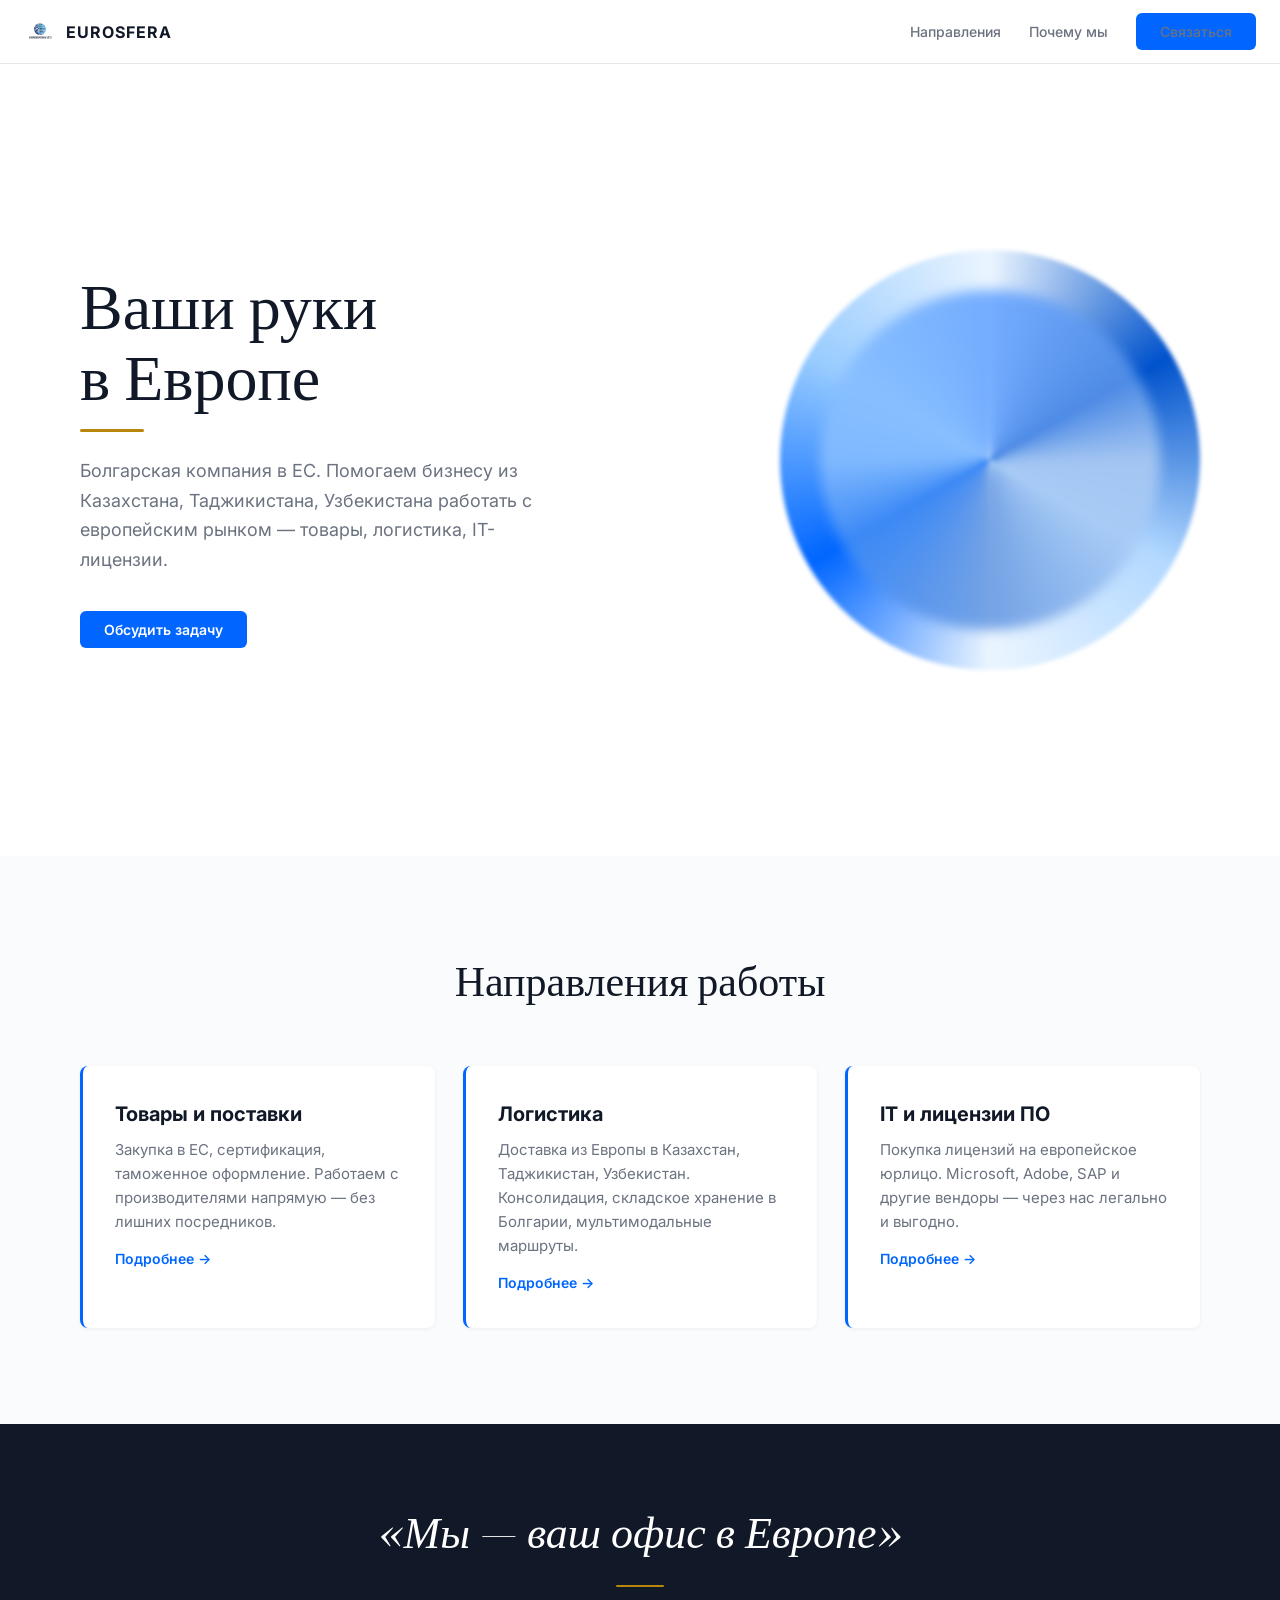
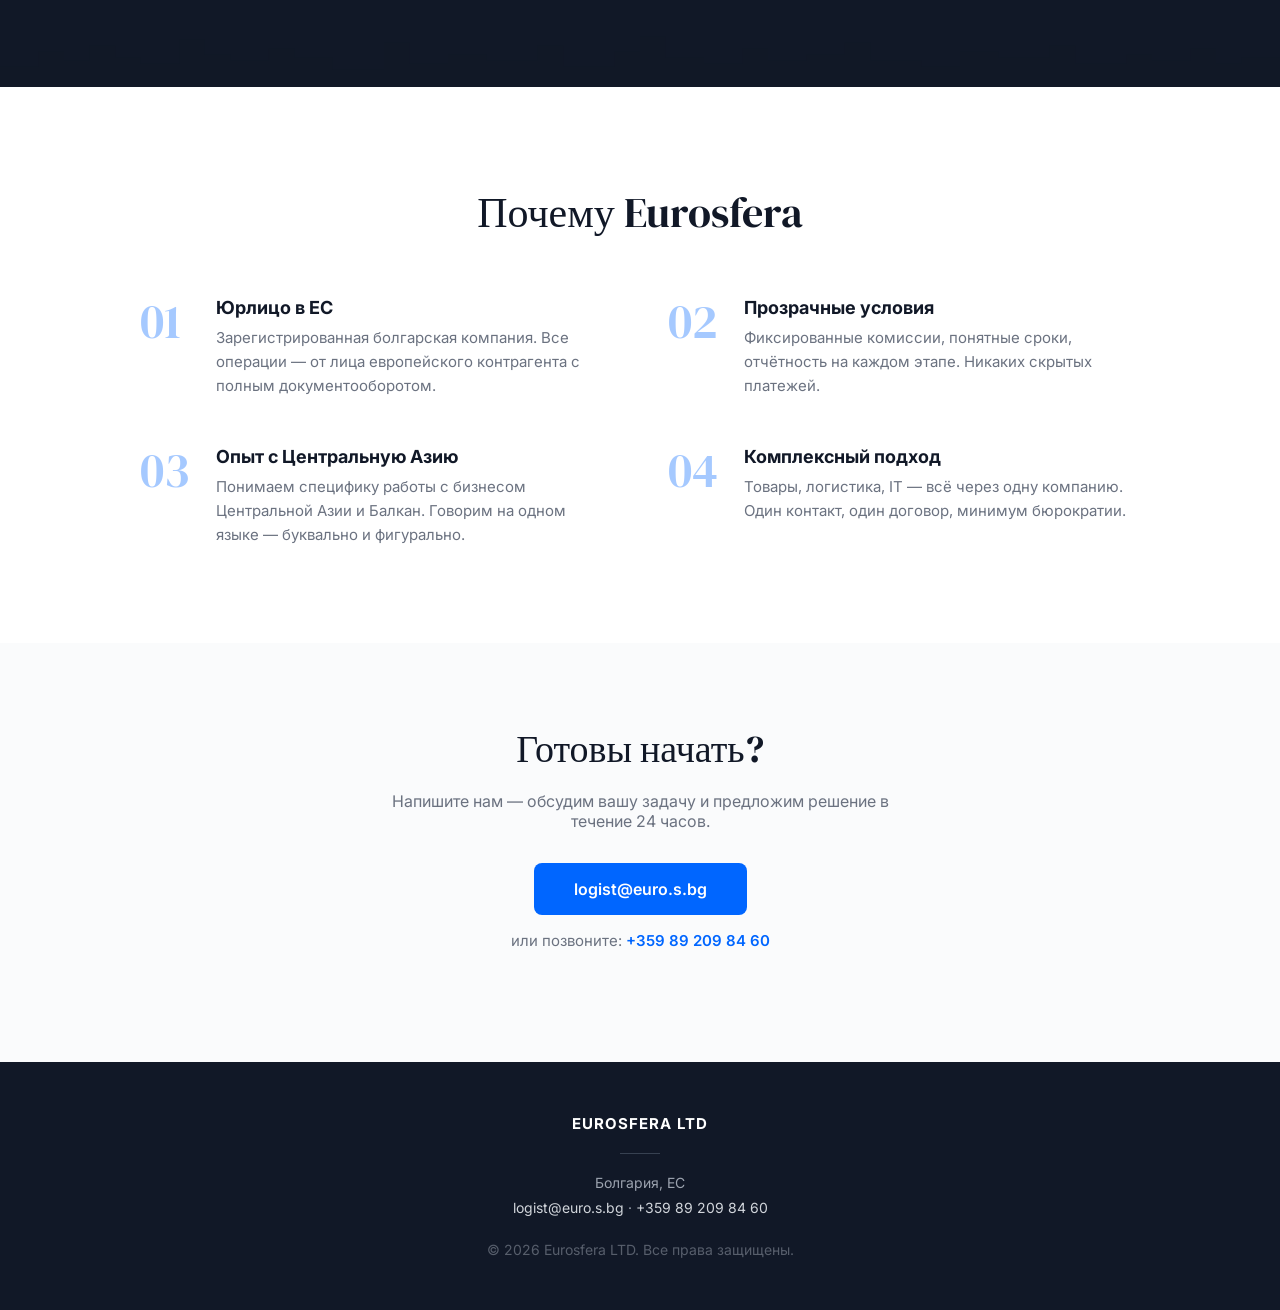
<file: variant-b.html>
<!DOCTYPE html>
<html lang="ru">
<head>
<meta charset="UTF-8">
<meta name="viewport" content="width=device-width, initial-scale=1.0">
<title>EUROSFERA LTD — Ваши руки в Европе</title>
<link href="https://fonts.googleapis.com/css2?family=Inter:wght@400;500;600;700&family=DM+Serif+Display:ital@0;1&display=swap" rel="stylesheet">
<style>
:root {
  --white: #FFFFFF;
  --off-white: #FAFBFC;
  --dark: #111827;
  --accent: #0066FF;
  --accent-soft: #EBF5FF;
  --text: #1F2937;
  --text-light: #6B7280;
  --gold: #B8860B;
}
*, *::before, *::after { margin: 0; padding: 0; box-sizing: border-box; }
body { font-family: 'Inter', sans-serif; color: var(--text); background: var(--white); overflow-x: hidden; }
a { text-decoration: none; color: inherit; }

/* Reveal animation */
.reveal { opacity:1; transform: translateY(0); transition: opacity 0.7s ease, transform 0.7s ease; }
.reveal.visible { opacity: 1; transform: translateY(0); }

/* Header */
.header {
  position: sticky; top: 0; z-index: 100;
  background: rgba(255,255,255,0.95); backdrop-filter: blur(12px);
  border-bottom: 1px solid #E5E7EB;
  padding: 0 24px; height: 64px;
  display: flex; align-items: center; justify-content: space-between;
  max-width: 100%;
}
.header-logo { display: flex; align-items: center; gap: 10px; }
.header-logo img { height: 32px; }
.header-logo span { font-weight: 700; font-size: 16px; letter-spacing: 1px; color: var(--dark); }
.header-nav { display: flex; align-items: center; gap: 28px; }
.header-nav a { font-size: 14px; font-weight: 500; color: var(--text-light); transition: color 0.2s; }
.header-nav a:hover { color: var(--text); }
.btn-cta {
  display: inline-flex; align-items: center; justify-content: center;
  background: var(--accent); color: var(--white);
  font-size: 14px; font-weight: 600;
  padding: 10px 24px; border-radius: 6px; border: none; cursor: pointer;
  transition: background 0.2s, box-shadow 0.2s;
}
.btn-cta:hover { background: #0052CC; box-shadow: 0 4px 16px rgba(0,102,255,0.25); }

/* Hero */
.hero {
  position: relative; min-height: 88vh;
  display: flex; align-items: center;
  padding: 80px 24px; background: var(--white); overflow: hidden;
}
.hero-inner { max-width: 1120px; margin: 0 auto; width: 100%; display: flex; align-items: center; gap: 40px; }
.hero-text { flex: 1; z-index: 2; }
.hero-text h1 {
  font-family: 'DM Serif Display', serif; font-weight: 400;
  font-size: clamp(36px, 5.5vw, 64px); line-height: 1.1;
  color: var(--dark); margin-bottom: 16px;
}
.hero-gold { display: block; width: 64px; height: 3px; background: var(--gold); margin-bottom: 24px; border-radius: 2px; }
.hero-text p { font-size: 18px; line-height: 1.65; color: var(--text-light); max-width: 480px; margin-bottom: 36px; }
.hero-shape {
  flex: 0 0 420px; height: 420px; position: relative;
  background: conic-gradient(from 180deg at 50% 50%, #EBF5FF 0deg, #0066FF 60deg, #99CCFF 120deg, #EBF5FF 180deg, #0052CC 240deg, #B3D9FF 300deg, #EBF5FF 360deg);
  border-radius: 50%; opacity: 0.18; filter: blur(2px);
}
.hero-shape::after {
  content: ''; position: absolute; inset: 40px;
  background: conic-gradient(from 0deg at 50% 50%, #0066FF 0deg, #EBF5FF 90deg, #0052CC 180deg, #B3D9FF 270deg, #0066FF 360deg);
  border-radius: 50%; opacity: 0.5; filter: blur(6px);
}

/* Directions */
.directions { background: var(--off-white); padding: 96px 24px; }
.section-title {
  font-family: 'DM Serif Display', serif; font-weight: 400;
  font-size: clamp(28px, 4vw, 42px); text-align: center;
  color: var(--dark); margin-bottom: 56px;
}
.cards { max-width: 1120px; margin: 0 auto; display: grid; grid-template-columns: repeat(3, 1fr); gap: 28px; }
.card {
  background: var(--white); border-radius: 8px; padding: 36px 32px;
  border-left: 3px solid var(--accent);
  box-shadow: 0 1px 4px rgba(0,0,0,0.06);
  transition: box-shadow 0.3s, transform 0.3s;
}
.card:hover { box-shadow: 0 8px 32px rgba(0,0,0,0.1); transform: translateY(-4px); }
.card h3 { font-size: 20px; font-weight: 700; margin-bottom: 12px; color: var(--dark); }
.card p { font-size: 15px; line-height: 1.6; color: var(--text-light); }
.card-link { display: inline-block; margin-top: 16px; font-size: 14px; font-weight: 600; color: var(--accent); }
.card-link:hover { text-decoration: underline; }

/* Banner */
.banner {
  background: var(--dark); position: relative; overflow: hidden;
  padding: 80px 24px 100px; text-align: center;
}
.banner-quote {
  font-family: 'DM Serif Display', serif; font-style: italic;
  font-size: clamp(24px, 4vw, 44px); color: var(--white); line-height: 1.3;
  max-width: 720px; margin: 0 auto; position: relative; z-index: 2;
}
.banner-line { display: block; width: 48px; height: 2px; background: var(--gold); margin: 24px auto 0; border-radius: 1px; }
.banner-city {
  position: absolute; bottom: 0; left: 0; right: 0; height: 60px;
  background: var(--dark); z-index: 1;
  clip-path: polygon(0% 100%, 0% 65%, 3% 65%, 3% 40%, 5% 40%, 5% 55%, 7% 55%, 7% 30%, 9% 30%, 9% 50%, 11% 50%, 11% 60%, 14% 60%, 14% 20%, 16% 20%, 16% 45%, 18% 45%, 18% 55%, 21% 55%, 21% 35%, 23% 35%, 23% 50%, 26% 50%, 26% 70%, 30% 70%, 30% 25%, 32% 25%, 32% 60%, 35% 60%, 35% 45%, 38% 45%, 38% 55%, 42% 55%, 42% 30%, 44% 30%, 44% 65%, 48% 65%, 48% 40%, 50% 40%, 50% 15%, 52% 15%, 52% 50%, 55% 50%, 55% 60%, 58% 60%, 58% 35%, 60% 35%, 60% 55%, 63% 55%, 63% 45%, 66% 45%, 66% 25%, 68% 25%, 68% 55%, 72% 55%, 72% 65%, 75% 65%, 75% 40%, 78% 40%, 78% 50%, 82% 50%, 82% 30%, 84% 30%, 84% 60%, 88% 60%, 88% 45%, 90% 45%, 90% 55%, 93% 55%, 93% 35%, 95% 35%, 95% 60%, 97% 60%, 97% 50%, 100% 50%, 100% 100%);
  opacity: 0.12;
}

/* Why Us */
.why-us { background: var(--white); padding: 96px 24px; }
.why-grid { max-width: 1000px; margin: 0 auto; display: grid; grid-template-columns: repeat(2, 1fr); gap: 48px 56px; }
.why-item { display: flex; gap: 20px; }
.why-num {
  font-family: 'DM Serif Display', serif; font-size: 48px;
  color: var(--accent); opacity: 0.35; line-height: 1; flex-shrink: 0; min-width: 56px;
}
.why-item h3 { font-size: 18px; font-weight: 700; color: var(--dark); margin-bottom: 8px; }
.why-item p { font-size: 15px; line-height: 1.6; color: var(--text-light); }

/* CTA */
.cta-section { background: var(--off-white); padding: 80px 24px; text-align: center; }
.cta-section h2 {
  font-family: 'DM Serif Display', serif; font-weight: 400;
  font-size: clamp(26px, 3.5vw, 38px); color: var(--dark); margin-bottom: 16px;
}
.cta-section p { font-size: 16px; color: var(--text-light); margin-bottom: 32px; max-width: 520px; margin-left: auto; margin-right: auto; }
.btn-cta-lg {
  display: inline-flex; align-items: center; justify-content: center;
  background: var(--accent); color: var(--white);
  font-size: 16px; font-weight: 600;
  padding: 16px 40px; border-radius: 8px; border: none; cursor: pointer;
  transition: background 0.2s, box-shadow 0.2s, transform 0.2s;
}
.btn-cta-lg:hover { background: #0052CC; box-shadow: 0 6px 24px rgba(0,102,255,0.3); transform: translateY(-2px); }

/* Footer */
.footer {
  background: var(--dark); color: #9CA3AF; padding: 48px 24px;
  text-align: center; font-size: 14px; line-height: 1.8;
}
.footer a { color: #D1D5DB; transition: color 0.2s; }
.footer a:hover { color: var(--white); }
.footer-brand { font-weight: 700; color: var(--white); font-size: 15px; letter-spacing: 1px; margin-bottom: 12px; }
.footer-sep { width: 40px; height: 1px; background: #374151; margin: 16px auto; }

/* Mobile */
@media (max-width: 1024px) {
  .hero-shape { flex: 0 0 300px; height: 300px; }
  .cards { grid-template-columns: repeat(2, 1fr); }
}
@media (max-width: 768px) {
  .header-nav a:not(.btn-cta) { display: none; }
  .hero-inner { flex-direction: column; text-align: center; }
  .hero-text p { margin-left: auto; margin-right: auto; }
  .hero-gold { margin-left: auto; margin-right: auto; }
  .hero-shape { flex: none; width: 240px; height: 240px; margin-top: 16px; }
  .cards { grid-template-columns: 1fr; }
  .why-grid { grid-template-columns: 1fr; gap: 36px; }
}
@media (max-width: 480px) {
  .hero { min-height: 70vh; padding: 60px 16px; }
  .directions, .why-us { padding: 64px 16px; }
  .card { padding: 28px 20px; }
}
</style>
</head>
<body>

<!-- Header -->
<header class="header">
  <div class="header-logo">
    <img src="img/logo.png" alt="Eurosfera">
    <span>EUROSFERA</span>
  </div>
  <nav class="header-nav">
    <a href="#directions">Направления</a>
    <a href="#why">Почему мы</a>
    <a href="#contact" class="btn-cta">Связаться</a>
  </nav>
</header>

<!-- Hero -->
<section class="hero">
  <div class="hero-inner">
    <div class="hero-text reveal">
      <h1>Ваши руки<br>в Европе</h1>
      <span class="hero-gold"></span>
      <p>Болгарская компания в ЕС. Помогаем бизнесу из Казахстана, Таджикистана, Узбекистана работать с европейским рынком — товары, логистика, IT-лицензии.</p>
      <a href="#contact" class="btn-cta">Обсудить задачу</a>
    </div>
    <div class="hero-shape reveal"></div>
  </div>
</section>

<!-- Directions -->
<section class="directions" id="directions">
  <h2 class="section-title reveal">Направления работы</h2>
  <div class="cards">
    <div class="card reveal">
      <h3>Товары и поставки</h3>
      <p>Закупка в ЕС, сертификация, таможенное оформление. Работаем с производителями напрямую — без лишних посредников.</p>
      <a href="goods.html" class="card-link">Подробнее &rarr;</a>
    </div>
    <div class="card reveal">
      <h3>Логистика</h3>
      <p>Доставка из Европы в Казахстан, Таджикистан, Узбекистан. Консолидация, складское хранение в Болгарии, мультимодальные маршруты.</p>
      <a href="logistics.html" class="card-link">Подробнее &rarr;</a>
    </div>
    <div class="card reveal">
      <h3>IT и лицензии ПО</h3>
      <p>Покупка лицензий на европейское юрлицо. Microsoft, Adobe, SAP и другие вендоры — через нас легально и выгодно.</p>
      <a href="it.html" class="card-link">Подробнее &rarr;</a>
    </div>
  </div>
</section>

<!-- Banner -->
<section class="banner">
  <p class="banner-quote reveal">&laquo;Мы — ваш офис в Европе&raquo;</p>
  <span class="banner-line"></span>
  <div class="banner-city"></div>
</section>

<!-- Why Us -->
<section class="why-us" id="why">
  <h2 class="section-title reveal">Почему Eurosfera</h2>
  <div class="why-grid">
    <div class="why-item reveal">
      <span class="why-num">01</span>
      <div>
        <h3>Юрлицо в ЕС</h3>
        <p>Зарегистрированная болгарская компания. Все операции — от лица европейского контрагента с полным документооборотом.</p>
      </div>
    </div>
    <div class="why-item reveal">
      <span class="why-num">02</span>
      <div>
        <h3>Прозрачные условия</h3>
        <p>Фиксированные комиссии, понятные сроки, отчётность на каждом этапе. Никаких скрытых платежей.</p>
      </div>
    </div>
    <div class="why-item reveal">
      <span class="why-num">03</span>
      <div>
        <h3>Опыт с Центральную Азию</h3>
        <p>Понимаем специфику работы с бизнесом Центральной Азии и Балкан. Говорим на одном языке — буквально и фигурально.</p>
      </div>
    </div>
    <div class="why-item reveal">
      <span class="why-num">04</span>
      <div>
        <h3>Комплексный подход</h3>
        <p>Товары, логистика, IT — всё через одну компанию. Один контакт, один договор, минимум бюрократии.</p>
      </div>
    </div>
  </div>
</section>

<!-- CTA -->
<section class="cta-section" id="contact">
  <div class="reveal">
    <h2>Готовы начать?</h2>
    <p>Напишите нам — обсудим вашу задачу и предложим решение в течение 24 часов.</p>
    <a href="mailto:logist@euro.s.bg" class="btn-cta-lg">logist@euro.s.bg</a>
    <p style="margin-top:16px; font-size:15px; color:var(--text-light);">
      или позвоните: <a href="tel:+359892098460" style="color:var(--accent); font-weight:600;">+359 89 209 84 60</a>
    </p>
  </div>
</section>

<!-- Footer -->
<footer class="footer">
  <div class="footer-brand">EUROSFERA LTD</div>
  <div class="footer-sep"></div>
  <p>Болгария, ЕС<br>
    <a href="mailto:logist@euro.s.bg">logist@euro.s.bg</a> &middot;
    <a href="tel:+359892098460">+359 89 209 84 60</a>
  </p>
  <p style="margin-top:16px; opacity:0.5;">&copy; 2026 Eurosfera LTD. Все права защищены.</p>
</footer>

<script>
(function() {
  var observer = new IntersectionObserver(function(entries) {
    entries.forEach(function(entry) {
      if (entry.isIntersecting) {
        entry.target.classList.add('visible');
        observer.unobserve(entry.target);
      }
    });
  }, { threshold: 0.15 });

  document.querySelectorAll('.reveal').forEach(function(el) {
    observer.observe(el);
  });

  // Smooth scroll
  document.querySelectorAll('a[href^="#"]').forEach(function(a) {
    a.addEventListener('click', function(e) {
      var target = document.querySelector(this.getAttribute('href'));
      if (target) {
        e.preventDefault();
        target.scrollIntoView({ behavior: 'smooth', block: 'start' });
      }
    });
  });
})();
</script>
</body>
</html>
</file>
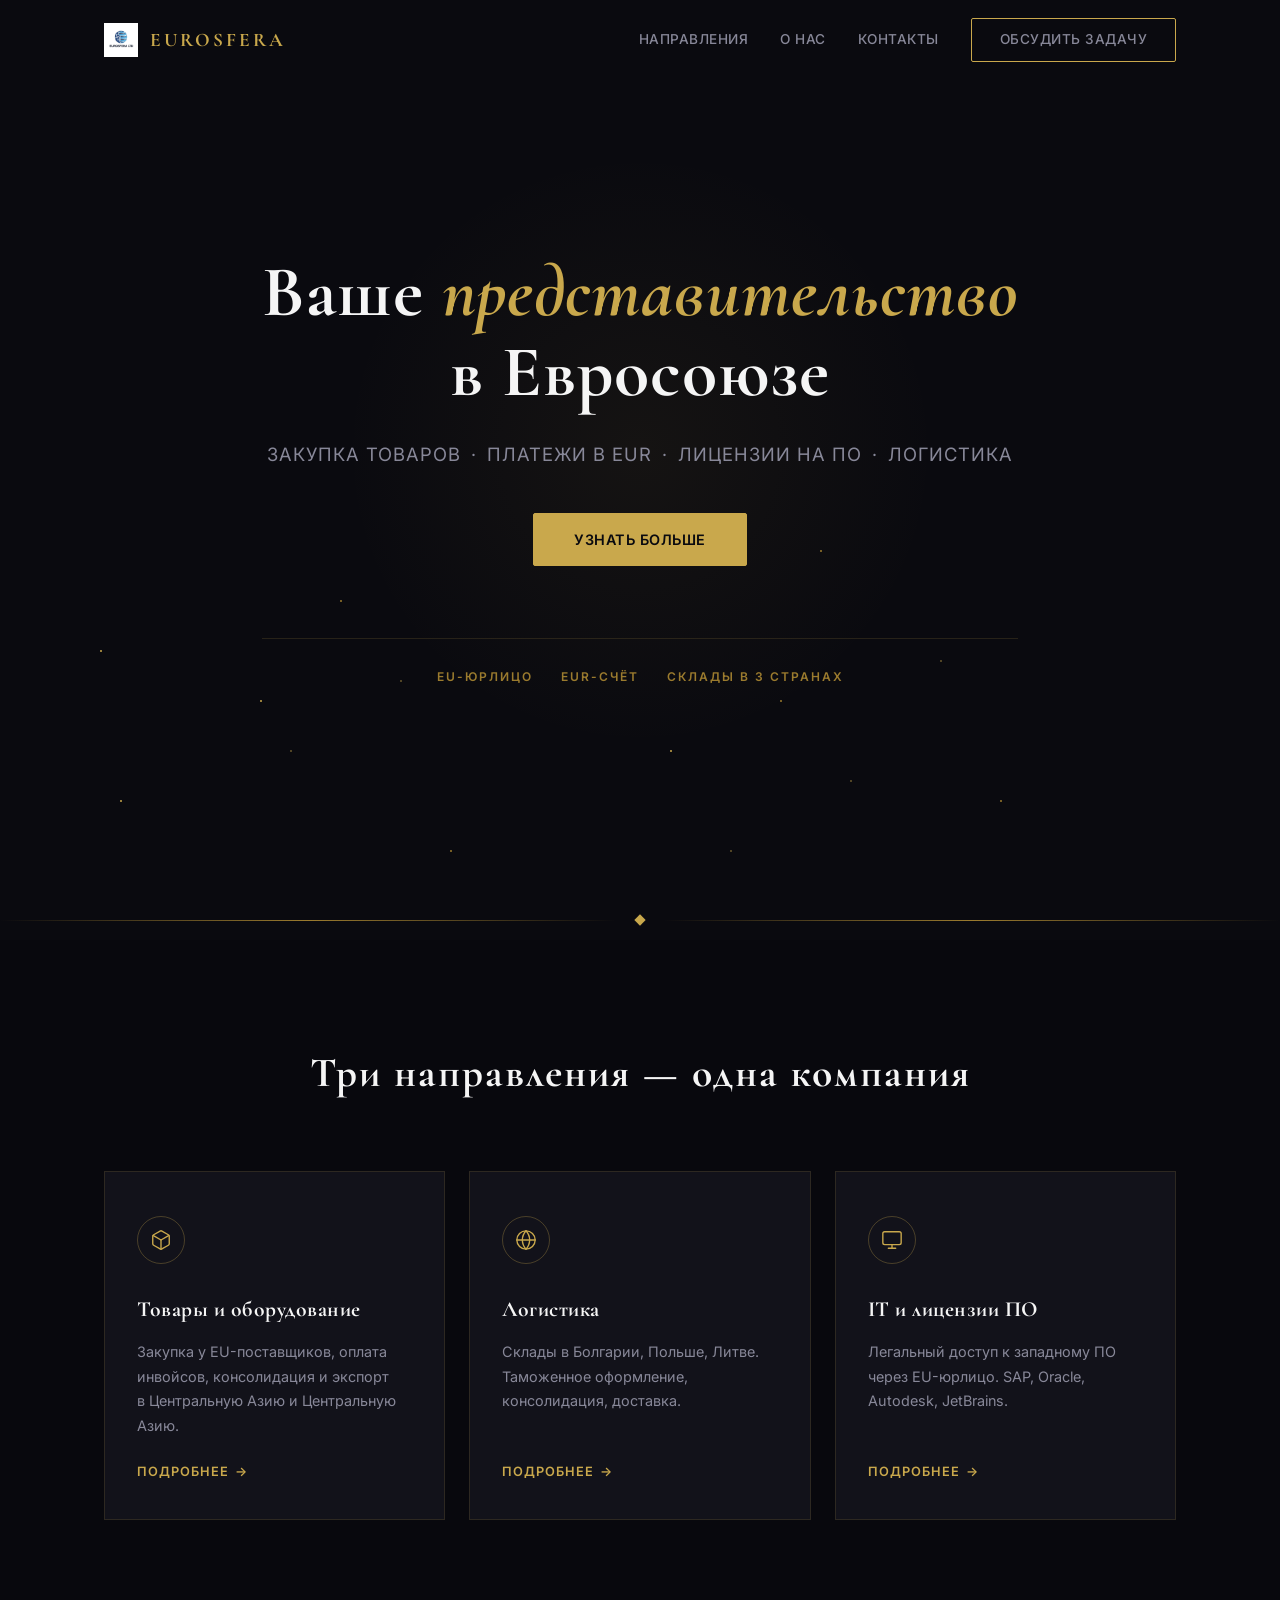
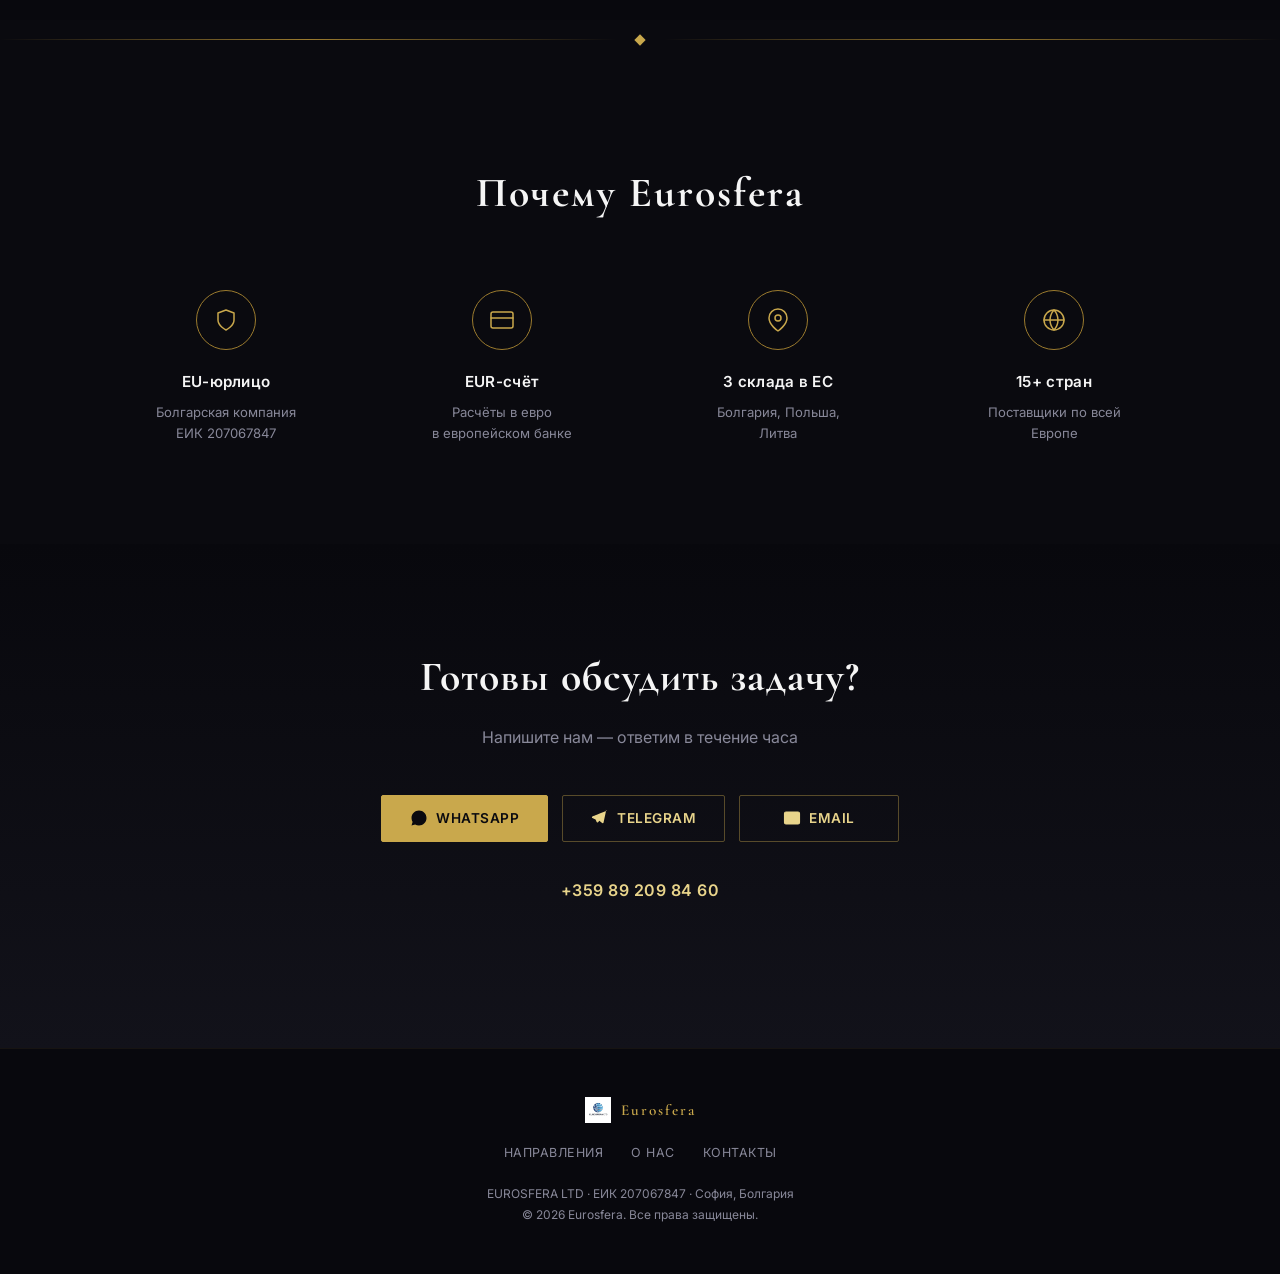
<file: variant-c.html>
<!DOCTYPE html>
<html lang="ru">
<head>
<meta charset="UTF-8">
<meta name="viewport" content="width=device-width, initial-scale=1.0">
<title>EUROSFERA — Ваше представительство в Евросоюзе</title>
<meta name="description" content="Евросфера — закупка товаров, платежи в EUR, лицензии на ПО, логистика из ЕС для бизнеса из Казахстана, Таджикистана, Узбекистана.">
<link rel="preconnect" href="https://fonts.googleapis.com">
<link rel="preconnect" href="https://fonts.gstatic.com" crossorigin>
<link href="https://fonts.googleapis.com/css2?family=Cormorant+Garamond:ital,wght@0,600;0,700;1,600;1,700&family=Inter:wght@400;500;600&display=swap" rel="stylesheet">
<style>
*,*::before,*::after{margin:0;padding:0;box-sizing:border-box}
:root{--bg-dark:#0A0A0F;--bg-card:#12121A;--bg-section:#08080D;--gold:#C9A84C;--gold-light:#E8D48B;--gold-dark:#9B7B2E;--white:#F5F5F5;--gray:#888899;--accent-glow:rgba(201,168,76,.15)}
html{scroll-behavior:smooth;font-size:16px}
body{font-family:'Inter',system-ui,sans-serif;color:var(--white);background:var(--bg-dark);line-height:1.6;overflow-x:hidden}
a{color:inherit;text-decoration:none}
img{max-width:100%;display:block}
.container{max-width:1120px;margin:0 auto;padding:0 24px}

/* REVEAL */
.reveal{opacity:1;transform:translateY(0);transition:opacity .7s cubic-bezier(.16,1,.3,1),transform .7s cubic-bezier(.16,1,.3,1)}
.revealed{opacity:1;transform:translateY(0)}
.reveal-delay-1{transition-delay:.12s}
.reveal-delay-2{transition-delay:.24s}
.reveal-delay-3{transition-delay:.36s}

/* HEADER */
.header{position:fixed;top:0;left:0;right:0;z-index:100;padding:18px 0;transition:background .4s,padding .3s,backdrop-filter .4s}
.header.scrolled{background:rgba(10,10,15,.92);backdrop-filter:blur(12px);padding:12px 0}
.header-inner{display:flex;align-items:center;justify-content:space-between}
.logo{display:flex;align-items:center;gap:12px}
.logo img{height:34px;width:auto}
.logo span{font-family:'Cormorant Garamond',serif;font-size:1.2rem;font-weight:700;color:var(--gold);letter-spacing:3px;text-transform:uppercase}
.nav{display:flex;align-items:center;gap:32px}
.nav a{color:var(--gray);font-size:.85rem;font-weight:500;transition:color .3s;letter-spacing:.5px;text-transform:uppercase}
.nav a:hover{color:var(--gold-light)}
.btn{display:inline-flex;align-items:center;justify-content:center;padding:10px 28px;border-radius:2px;font-size:.85rem;font-weight:600;transition:all .3s;border:none;cursor:pointer;letter-spacing:.5px;text-transform:uppercase}
.btn-gold{background:transparent;color:var(--gold);border:1px solid var(--gold);position:relative;overflow:hidden}
.btn-gold::before{content:'';position:absolute;top:0;left:-100%;width:100%;height:100%;background:linear-gradient(90deg,transparent,rgba(201,168,76,.2),transparent);transition:left .5s}
.btn-gold:hover::before{left:100%}
.btn-gold:hover{background:var(--gold);color:var(--bg-dark)}
.btn-gold-fill{background:var(--gold);color:var(--bg-dark);border:1px solid var(--gold);position:relative;overflow:hidden}
.btn-gold-fill::before{content:'';position:absolute;top:0;left:-100%;width:100%;height:100%;background:linear-gradient(90deg,transparent,rgba(255,255,255,.3),transparent);transition:left .6s}
.btn-gold-fill:hover::before{left:100%}
.btn-gold-fill:hover{background:var(--gold-light)}
.btn-outline-gold{background:transparent;color:var(--gold-light);border:1px solid rgba(201,168,76,.4)}
.btn-outline-gold:hover{border-color:var(--gold);color:var(--gold)}
.burger{display:none;flex-direction:column;gap:5px;background:none;border:none;cursor:pointer;padding:4px}
.burger span{display:block;width:22px;height:1.5px;background:var(--gold);border-radius:2px;transition:all .3s}

/* MOBILE MENU */
.mobile-menu{display:none;position:fixed;inset:0;background:var(--bg-dark);z-index:99;flex-direction:column;align-items:center;justify-content:center;gap:36px}
.mobile-menu.open{display:flex}
.mobile-menu a{color:var(--gold-light);font-family:'Cormorant Garamond',serif;font-size:1.4rem;font-weight:600;letter-spacing:2px}
.mobile-close{position:absolute;top:20px;right:24px;background:none;border:none;cursor:pointer}
.mobile-close svg{width:28px;height:28px;stroke:var(--gold);stroke-width:1.5}

/* HERO */
.hero{min-height:100vh;display:flex;align-items:center;justify-content:center;background:var(--bg-dark);position:relative;overflow:hidden;padding:120px 24px 80px}
.hero-particles{position:absolute;inset:0;overflow:hidden}
.hero-particles::before,.hero-particles::after{content:'';position:absolute;width:2px;height:2px;border-radius:50%;animation:floatUp 8s linear infinite}
.hero-particles::before{box-shadow:120px 800px var(--gold),340px 600px var(--gold-dark),560px 900px var(--gold),780px 700px var(--gold-dark),200px 1000px var(--gold),450px 850px var(--gold-dark),670px 750px var(--gold),900px 950px var(--gold-dark),100px 650px var(--gold),820px 550px var(--gold-dark),380px 1100px var(--gold),1000px 800px var(--gold-dark),50px 900px var(--gold),720px 1050px var(--gold-dark),260px 700px var(--gold);animation-duration:10s}
.hero-particles::after{box-shadow:80px 950px var(--gold-dark),290px 750px var(--gold),510px 1050px var(--gold-dark),730px 850px var(--gold),160px 1150px var(--gold-dark),400px 680px var(--gold),620px 980px var(--gold-dark),850px 780px var(--gold),30px 1080px var(--gold-dark),940px 660px var(--gold),310px 920px var(--gold-dark),550px 1200px var(--gold);animation-duration:14s;animation-delay:-4s;opacity:.5}
@keyframes floatUp{0%{transform:translateY(0)}100%{transform:translateY(-1200px)}}
.hero-glow{position:absolute;width:600px;height:600px;border-radius:50%;background:radial-gradient(circle,rgba(201,168,76,.06) 0%,transparent 70%);top:50%;left:50%;transform:translate(-50%,-50%);pointer-events:none}
.hero-content{position:relative;text-align:center;max-width:820px}
.hero h1{font-family:'Cormorant Garamond',serif;font-size:clamp(2.6rem,6vw,4.5rem);font-weight:700;color:var(--white);line-height:1.1;margin-bottom:28px;letter-spacing:1px}
.hero h1 em{font-style:italic;color:var(--gold)}
.hero p{font-size:clamp(.95rem,1.8vw,1.15rem);color:var(--gray);margin-bottom:44px;letter-spacing:1px;text-transform:uppercase;font-weight:400}
.hero .btn{font-size:.9rem;padding:14px 40px}
.trust-badges{display:flex;flex-wrap:wrap;justify-content:center;gap:28px;margin-top:72px;padding-top:28px;border-top:1px solid rgba(201,168,76,.15)}
.trust-badges span{color:var(--gold-dark);font-size:.75rem;font-weight:600;letter-spacing:2px;text-transform:uppercase}

/* GOLD SEPARATOR */
.gold-sep{display:flex;align-items:center;justify-content:center;padding:0;height:40px;background:var(--bg-dark)}
.gold-sep::before,.gold-sep::after{content:'';flex:1;height:1px;background:linear-gradient(90deg,transparent,var(--gold-dark),transparent)}
.gold-sep .diamond{width:8px;height:8px;background:var(--gold);transform:rotate(45deg);margin:0 20px;flex-shrink:0}

/* DIRECTIONS */
.directions{padding:100px 0;background:var(--bg-section)}
.section-title{text-align:center;margin-bottom:64px}
.section-title h2{font-family:'Cormorant Garamond',serif;font-size:clamp(1.8rem,3.5vw,2.6rem);font-weight:700;letter-spacing:2px;margin-bottom:12px;color:var(--white)}
.section-title p{color:var(--gray);font-size:.95rem}
.cards{display:grid;grid-template-columns:repeat(3,1fr);gap:24px}
.card{background:var(--bg-card);border:1px solid rgba(201,168,76,.15);padding:44px 32px 36px;transition:all .4s ease;display:flex;flex-direction:column;position:relative;overflow:hidden}
.card::before{content:'';position:absolute;top:0;left:0;width:0;height:1px;background:var(--gold);transition:width .5s ease}
.card:hover::before{width:100%}
.card:hover{border-color:rgba(201,168,76,.35);box-shadow:0 0 40px rgba(201,168,76,.08),0 0 80px rgba(201,168,76,.04)}
.card-icon{width:48px;height:48px;border-radius:50%;border:1px solid rgba(201,168,76,.3);display:flex;align-items:center;justify-content:center;margin-bottom:28px}
.card-icon svg{width:22px;height:22px;stroke:var(--gold);fill:none;stroke-width:1.5;stroke-linecap:round;stroke-linejoin:round}
.card h3{font-family:'Cormorant Garamond',serif;font-size:1.35rem;font-weight:700;margin-bottom:14px;color:var(--white);letter-spacing:.5px}
.card p{color:var(--gray);font-size:.9rem;line-height:1.7;flex:1;margin-bottom:24px}
.card-link{display:inline-flex;align-items:center;gap:6px;color:var(--gold);font-size:.8rem;font-weight:600;letter-spacing:1px;text-transform:uppercase;transition:gap .3s,color .3s}
.card-link:hover{gap:12px;color:var(--gold-light)}

/* WHY US */
.why{padding:100px 0;background:var(--bg-dark)}
.features{display:grid;grid-template-columns:repeat(4,1fr);gap:32px;margin-top:64px}
.feature{text-align:center}
.feature-num{font-family:'Cormorant Garamond',serif;font-size:2.4rem;font-weight:700;color:var(--gold);margin-bottom:4px;line-height:1}
.feature-icon{width:60px;height:60px;border-radius:50%;border:1px solid var(--gold-dark);display:flex;align-items:center;justify-content:center;margin:0 auto 20px;transition:border-color .3s,box-shadow .3s}
.feature-icon:hover{border-color:var(--gold);box-shadow:0 0 20px rgba(201,168,76,.15)}
.feature-icon svg{width:24px;height:24px;stroke:var(--gold);fill:none;stroke-width:1.5;stroke-linecap:round;stroke-linejoin:round}
.feature h4{font-size:.95rem;font-weight:600;margin-bottom:8px;color:var(--white);letter-spacing:.3px}
.feature p{color:var(--gray);font-size:.82rem;line-height:1.6}

/* CTA */
.cta{padding:100px 0;background:linear-gradient(180deg,var(--bg-section) 0%,var(--bg-card) 100%);text-align:center;position:relative}
.cta h2{font-family:'Cormorant Garamond',serif;font-size:clamp(1.8rem,3.5vw,2.6rem);font-weight:700;color:var(--white);margin-bottom:14px;letter-spacing:1px}
.cta>div>p{color:var(--gray);margin-bottom:44px;font-size:1rem}
.cta-buttons{display:flex;flex-wrap:wrap;justify-content:center;gap:14px;margin-bottom:36px}
.cta-buttons .btn{gap:8px;min-width:160px;padding:12px 28px}
.cta-buttons .btn svg{width:18px;height:18px;fill:currentColor}
.cta-phone{color:var(--gray);font-size:.9rem;letter-spacing:.5px}
.cta-phone a{color:var(--gold-light);font-weight:600;transition:color .3s}
.cta-phone a:hover{color:var(--gold)}

/* FOOTER */
.footer{padding:48px 0;background:var(--bg-section);border-top:1px solid rgba(201,168,76,.08)}
.footer-inner{display:flex;flex-direction:column;align-items:center;gap:20px}
.footer-logo{display:flex;align-items:center;gap:10px}
.footer-logo img{height:26px}
.footer-logo span{font-family:'Cormorant Garamond',serif;font-size:.95rem;font-weight:600;color:var(--gold);letter-spacing:2px}
.footer-meta{color:var(--gray);font-size:.75rem;line-height:1.8;text-align:center}
.footer-nav{display:flex;gap:28px}
.footer-nav a{color:var(--gray);font-size:.78rem;transition:color .3s;letter-spacing:.5px;text-transform:uppercase}
.footer-nav a:hover{color:var(--gold)}

/* RESPONSIVE */
@media(max-width:1024px){
  .cards{grid-template-columns:1fr 1fr;gap:20px}
  .features{grid-template-columns:1fr 1fr;gap:24px}
}
@media(max-width:768px){
  .nav{display:none}
  .burger{display:flex}
  .cards{grid-template-columns:1fr}
  .features{grid-template-columns:1fr 1fr}
  .hero{min-height:90vh;padding:100px 20px 60px}
  .trust-badges{flex-direction:column;align-items:center;gap:14px}
  .directions,.why{padding:72px 0}
  .cta{padding:64px 0}
}
@media(max-width:480px){
  .features{grid-template-columns:1fr}
  .cta-buttons{flex-direction:column;align-items:center}
}
</style>
</head>
<body>

<!-- HEADER -->
<header class="header" id="header">
  <div class="container header-inner">
    <a href="/" class="logo">
      <img src="img/logo.png" alt="Eurosfera">
      <span>Eurosfera</span>
    </a>
    <nav class="nav">
      <a href="#directions">Направления</a>
      <a href="#why">О нас</a>
      <a href="#contact">Контакты</a>
      <a href="#contact" class="btn btn-gold">Обсудить задачу</a>
    </nav>
    <button class="burger" id="burgerBtn" aria-label="Меню">
      <span></span><span></span><span></span>
    </button>
  </div>
</header>

<!-- MOBILE MENU -->
<div class="mobile-menu" id="mobileMenu">
  <button class="mobile-close" id="mobileClose">
    <svg viewBox="0 0 24 24"><line x1="18" y1="6" x2="6" y2="18"/><line x1="6" y1="6" x2="18" y2="18"/></svg>
  </button>
  <a href="#directions" class="mobile-link">Направления</a>
  <a href="#why" class="mobile-link">О нас</a>
  <a href="#contact" class="mobile-link">Контакты</a>
  <a href="#contact" class="btn btn-gold">Обсудить задачу</a>
</div>

<!-- HERO -->
<section class="hero">
  <div class="hero-particles"></div>
  <div class="hero-glow"></div>
  <div class="hero-content">
    <h1 class="reveal">Ваше <em>представительство</em><br>в Евросоюзе</h1>
    <p class="reveal reveal-delay-1">Закупка товаров&ensp;·&ensp;Платежи в EUR&ensp;·&ensp;Лицензии на ПО&ensp;·&ensp;Логистика</p>
    <a href="#directions" class="btn btn-gold-fill reveal reveal-delay-2">Узнать больше</a>
    <div class="trust-badges reveal reveal-delay-3">
      <span>EU-юрлицо</span>
      <span>EUR-счёт</span>
      <span>Склады в 3 странах</span>
    </div>
  </div>
</section>

<!-- GOLD SEPARATOR -->
<div class="gold-sep"><div class="diamond"></div></div>

<!-- DIRECTIONS -->
<section class="directions" id="directions">
  <div class="container">
    <div class="section-title reveal">
      <h2>Три направления — одна компания</h2>
    </div>
    <div class="cards">
      <div class="card reveal reveal-delay-1">
        <div class="card-icon">
          <svg viewBox="0 0 24 24"><path d="M21 16V8a2 2 0 0 0-1-1.73l-7-4a2 2 0 0 0-2 0l-7 4A2 2 0 0 0 3 8v8a2 2 0 0 0 1 1.73l7 4a2 2 0 0 0 2 0l7-4A2 2 0 0 0 21 16z"/><polyline points="3.27 6.96 12 12.01 20.73 6.96"/><line x1="12" y1="22.08" x2="12" y2="12"/></svg>
        </div>
        <h3>Товары и оборудование</h3>
        <p>Закупка у EU-поставщиков, оплата инвойсов, консолидация и экспорт в&nbsp;Центральную Азию и&nbsp;Центральную Азию.</p>
        <a href="goods.html" class="card-link">Подробнее <span>&rarr;</span></a>
      </div>
      <div class="card reveal reveal-delay-2">
        <div class="card-icon">
          <svg viewBox="0 0 24 24"><circle cx="12" cy="12" r="10"/><path d="M2 12h20"/><path d="M12 2a15.3 15.3 0 0 1 4 10 15.3 15.3 0 0 1-4 10 15.3 15.3 0 0 1-4-10 15.3 15.3 0 0 1 4-10z"/></svg>
        </div>
        <h3>Логистика</h3>
        <p>Склады в&nbsp;Болгарии, Польше, Литве. Таможенное оформление, консолидация, доставка.</p>
        <a href="logistics.html" class="card-link">Подробнее <span>&rarr;</span></a>
      </div>
      <div class="card reveal reveal-delay-3">
        <div class="card-icon">
          <svg viewBox="0 0 24 24"><rect x="2" y="3" width="20" height="14" rx="2" ry="2"/><line x1="8" y1="21" x2="16" y2="21"/><line x1="12" y1="17" x2="12" y2="21"/></svg>
        </div>
        <h3>IT и лицензии ПО</h3>
        <p>Легальный доступ к&nbsp;западному ПО через EU-юрлицо. SAP, Oracle, Autodesk, JetBrains.</p>
        <a href="it.html" class="card-link">Подробнее <span>&rarr;</span></a>
      </div>
    </div>
  </div>
</section>

<!-- GOLD SEPARATOR -->
<div class="gold-sep"><div class="diamond"></div></div>

<!-- WHY US -->
<section class="why" id="why">
  <div class="container">
    <div class="section-title reveal">
      <h2>Почему Eurosfera</h2>
    </div>
    <div class="features">
      <div class="feature reveal reveal-delay-1">
        <div class="feature-icon">
          <svg viewBox="0 0 24 24"><path d="M12 22s8-4 8-10V5l-8-3-8 3v7c0 6 8 10 8 10z"/></svg>
        </div>
        <h4>EU-юрлицо</h4>
        <p>Болгарская компания<br>ЕИК 207067847</p>
      </div>
      <div class="feature reveal reveal-delay-2">
        <div class="feature-icon">
          <svg viewBox="0 0 24 24"><rect x="1" y="4" width="22" height="16" rx="2" ry="2"/><line x1="1" y1="10" x2="23" y2="10"/></svg>
        </div>
        <h4>EUR-счёт</h4>
        <p>Расчёты в евро<br>в европейском банке</p>
      </div>
      <div class="feature reveal reveal-delay-3">
        <div class="feature-icon">
          <svg viewBox="0 0 24 24"><path d="M21 10c0 7-9 13-9 13s-9-6-9-13a9 9 0 0 1 18 0z"/><circle cx="12" cy="10" r="3"/></svg>
        </div>
        <h4>3 склада в ЕС</h4>
        <p>Болгария, Польша,<br>Литва</p>
      </div>
      <div class="feature reveal">
        <div class="feature-icon">
          <svg viewBox="0 0 24 24"><circle cx="12" cy="12" r="10"/><path d="M2 12h20"/><path d="M12 2a15.3 15.3 0 0 1 4 10 15.3 15.3 0 0 1-4 10 15.3 15.3 0 0 1-4-10 15.3 15.3 0 0 1 4-10z"/></svg>
        </div>
        <h4>15+ стран</h4>
        <p>Поставщики по всей<br>Европе</p>
      </div>
    </div>
  </div>
</section>

<!-- CTA / CONTACT -->
<section class="cta" id="contact">
  <div class="container">
    <h2 class="reveal">Готовы обсудить задачу?</h2>
    <p class="reveal reveal-delay-1">Напишите нам — ответим в течение часа</p>
    <div class="cta-buttons reveal reveal-delay-2">
      <a href="https://wa.me/359892098460" target="_blank" class="btn btn-gold-fill">
        <svg viewBox="0 0 24 24"><path d="M17.472 14.382c-.297-.149-1.758-.867-2.03-.967-.273-.099-.471-.148-.67.15-.197.297-.767.966-.94 1.164-.173.199-.347.223-.644.075-.297-.15-1.255-.463-2.39-1.475-.883-.788-1.48-1.761-1.653-2.059-.173-.297-.018-.458.13-.606.134-.133.298-.347.446-.52.149-.174.198-.298.298-.497.099-.198.05-.371-.025-.52-.075-.149-.669-1.612-.916-2.207-.242-.579-.487-.5-.669-.51-.173-.008-.371-.01-.57-.01-.198 0-.52.074-.792.372-.272.297-1.04 1.016-1.04 2.479 0 1.462 1.065 2.875 1.213 3.074.149.198 2.096 3.2 5.077 4.487.709.306 1.262.489 1.694.625.712.227 1.36.195 1.871.118.571-.085 1.758-.719 2.006-1.413.248-.694.248-1.289.173-1.413-.074-.124-.272-.198-.57-.347z"/><path d="M12 2C6.477 2 2 6.477 2 12c0 1.89.525 3.66 1.438 5.168L2 22l4.832-1.438A9.955 9.955 0 0 0 12 22c5.523 0 10-4.477 10-10S17.523 2 12 2z"/></svg>
        WhatsApp
      </a>
      <a href="https://t.me/eurosfera" target="_blank" class="btn btn-outline-gold">
        <svg viewBox="0 0 24 24"><path d="M21.198 2.433a2.242 2.242 0 0 0-1.022.215l-8.609 3.33c-2.068.8-4.133 1.598-5.724 2.21a405.15 405.15 0 0 1-2.849 1.09c-.42.147-.99.332-1.473.901-.728.855.075 1.644.357 1.906.397.368.904.584 1.293.744l.005.002 2.856 1.023a.466.466 0 0 0 .063.166l1.455 3.39a1.078 1.078 0 0 0 .896.637l-.004.007.008.001c.025.003.082.01.163.01a1.07 1.07 0 0 0 .764-.343l1.83-1.95 3.564 2.898c.037.028.078.048.118.073a1.264 1.264 0 0 0 .86.199c.546-.088.882-.473 1.02-.834l3.18-15.065c.127-.593.068-1.2-.375-1.648a1.463 1.463 0 0 0-.895-.378z"/></svg>
        Telegram
      </a>
      <a href="mailto:logist@euro-s.bg" class="btn btn-outline-gold">
        <svg viewBox="0 0 24 24" fill="none" stroke="currentColor" stroke-width="1.5"><rect x="2" y="4" width="20" height="16" rx="2"/><path d="m22 7-8.97 5.7a1.94 1.94 0 0 1-2.06 0L2 7"/></svg>
        Email
      </a>
    </div>
    <p class="cta-phone reveal reveal-delay-3"><a href="tel:+359892098460">+359 89 209 84 60</a></p>
  </div>
</section>

<!-- FOOTER -->
<footer class="footer">
  <div class="container footer-inner">
    <div class="footer-logo">
      <img src="img/logo.png" alt="Eurosfera">
      <span>Eurosfera</span>
    </div>
    <div class="footer-nav">
      <a href="#directions">Направления</a>
      <a href="#why">О нас</a>
      <a href="#contact">Контакты</a>
    </div>
    <div class="footer-meta">
      EUROSFERA LTD · ЕИК 207067847 · София, Болгария<br>
      &copy; 2026 Eurosfera. Все права защищены.
    </div>
  </div>
</footer>

<script>
// Header scroll
const header = document.getElementById('header');
window.addEventListener('scroll', () => {
  header.classList.toggle('scrolled', window.scrollY > 40);
}, {passive: true});

// Mobile menu
const burgerBtn = document.getElementById('burgerBtn');
const mobileMenu = document.getElementById('mobileMenu');
const mobileClose = document.getElementById('mobileClose');
burgerBtn.addEventListener('click', () => mobileMenu.classList.add('open'));
mobileClose.addEventListener('click', () => mobileMenu.classList.remove('open'));
mobileMenu.querySelectorAll('a').forEach(a => {
  a.addEventListener('click', () => mobileMenu.classList.remove('open'));
});

// Scroll reveal
const reveals = document.querySelectorAll('.reveal');
const observer = new IntersectionObserver((entries) => {
  entries.forEach(entry => {
    if (entry.isIntersecting) {
      entry.target.classList.add('revealed');
      observer.unobserve(entry.target);
    }
  });
}, {threshold: 0.15, rootMargin: '0px 0px -40px 0px'});
reveals.forEach(el => observer.observe(el));
</script>
</body>
</html>
</file>
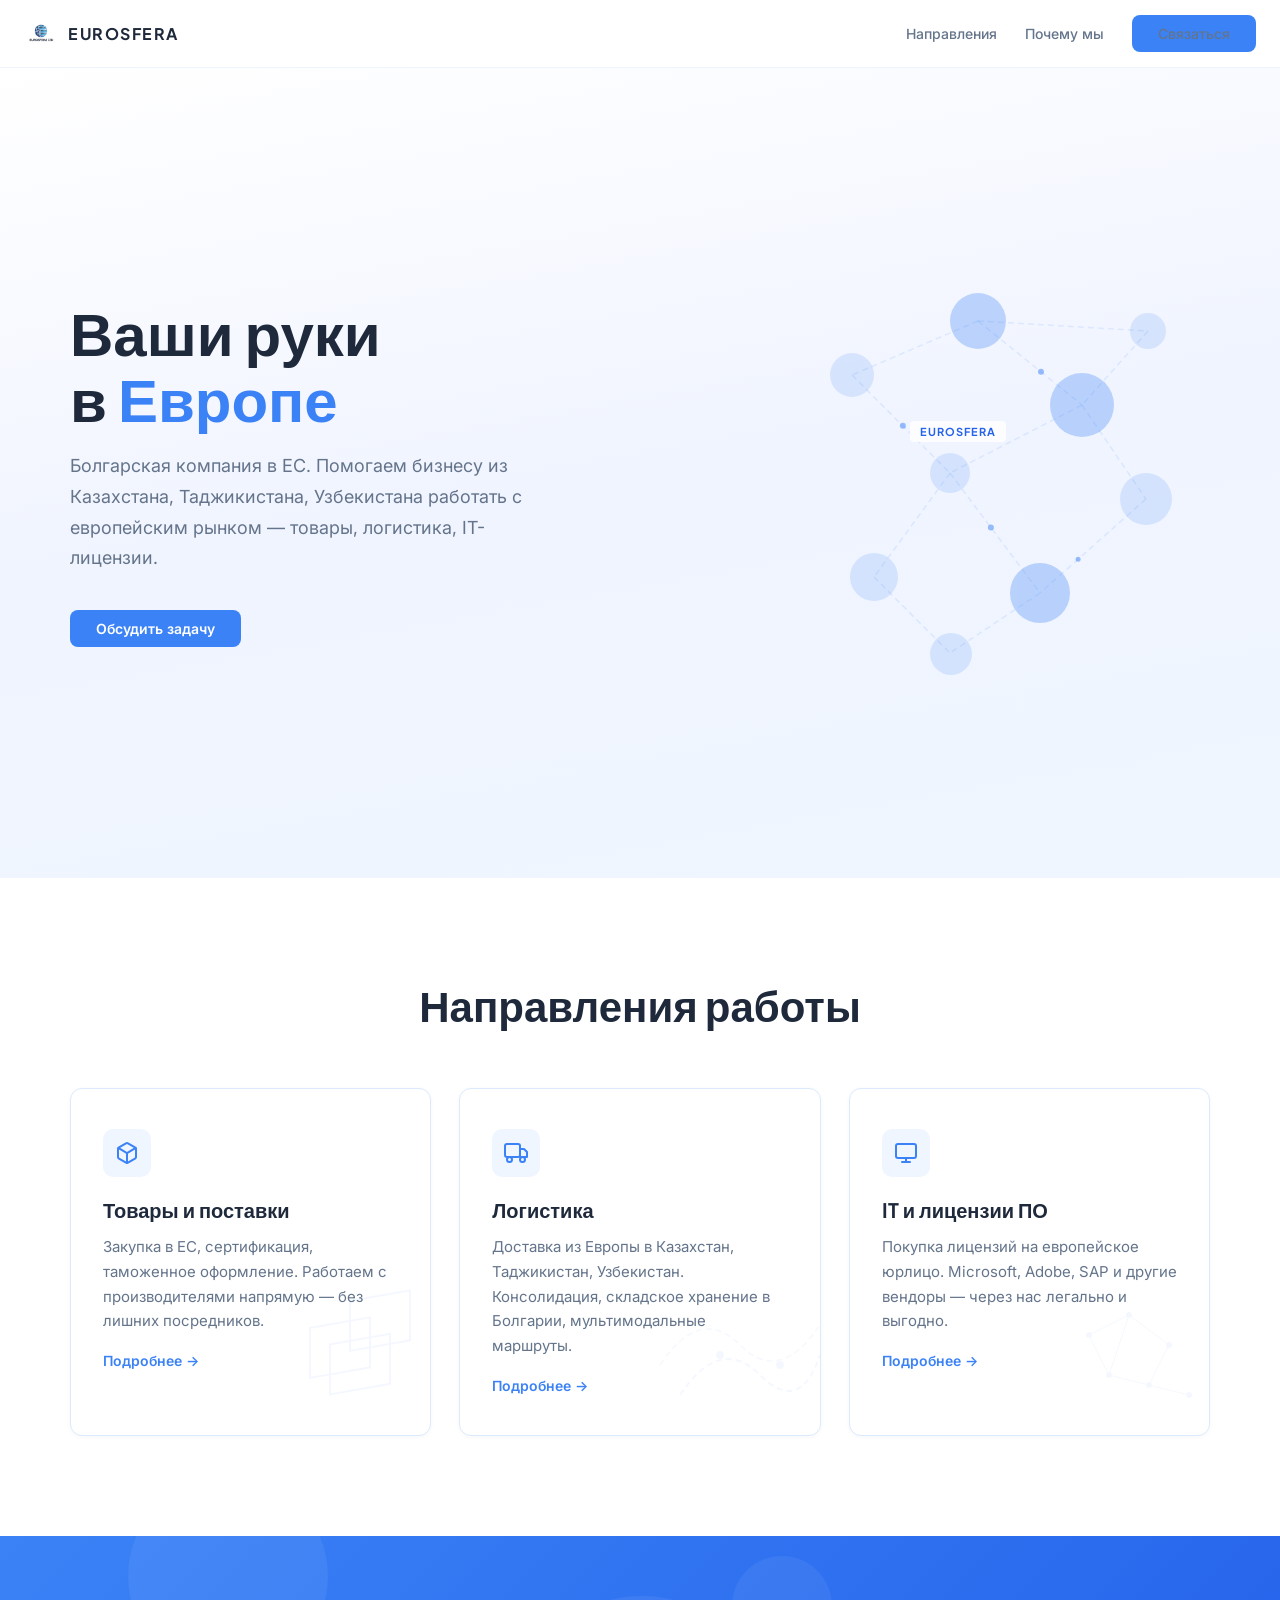
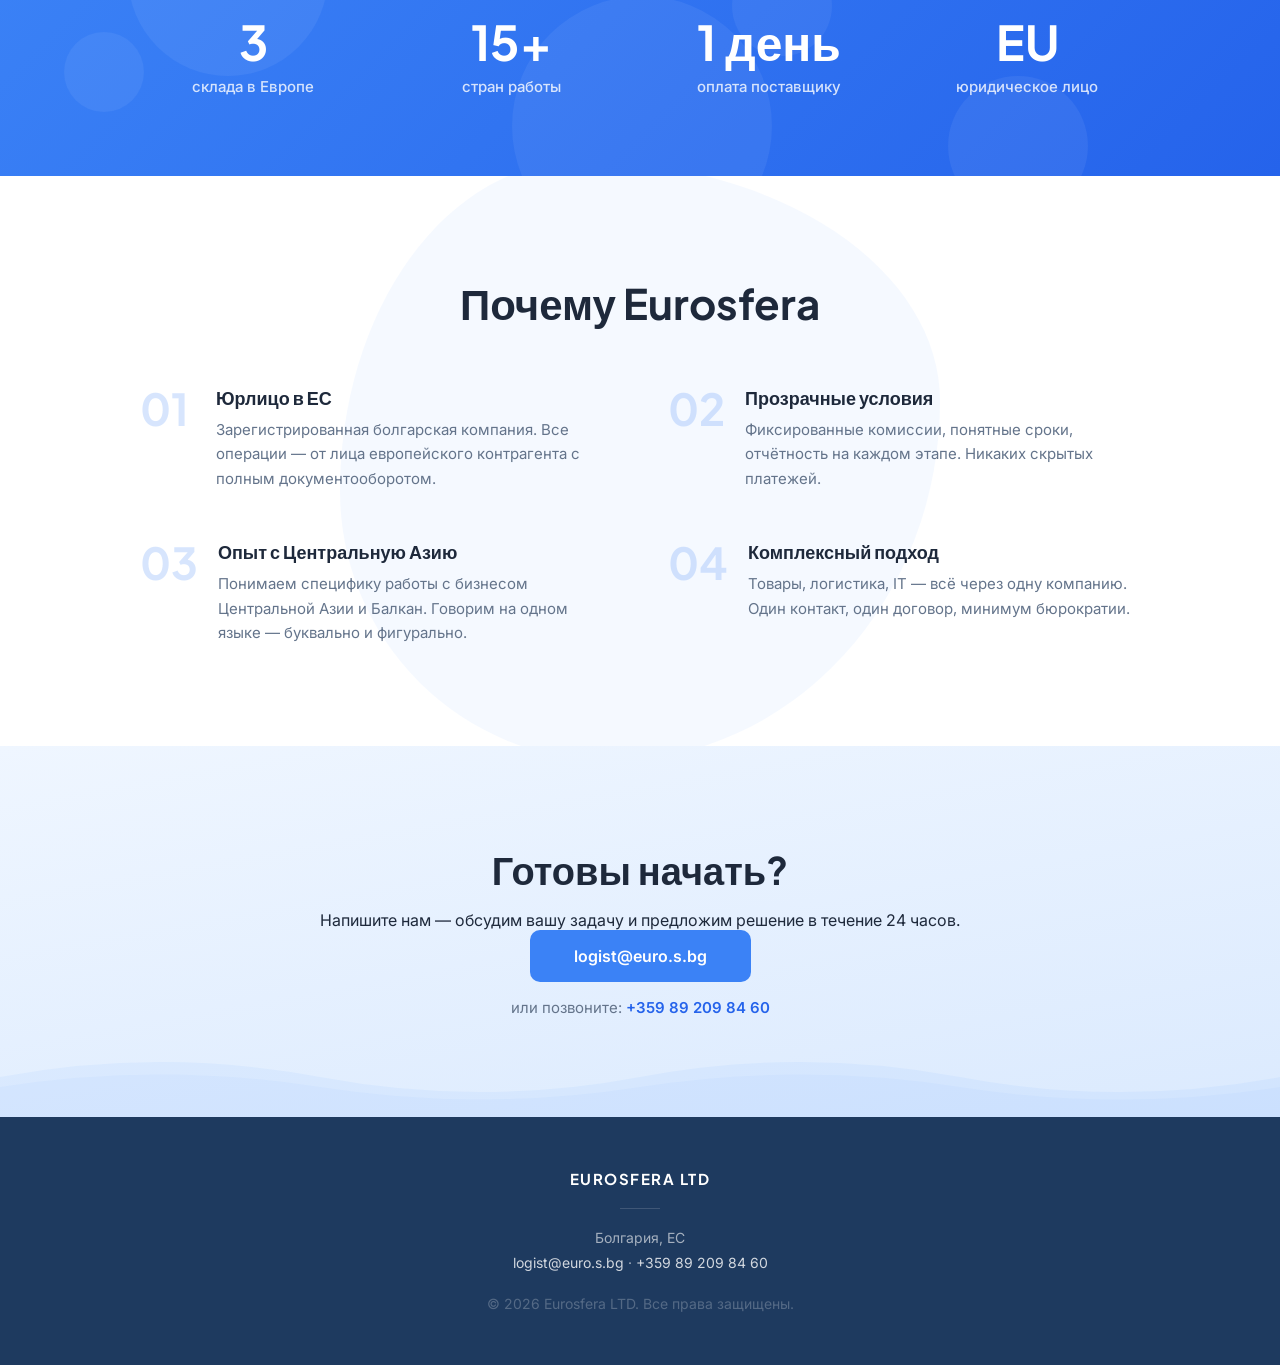
<file: variant-d.html>
<!DOCTYPE html>
<html lang="ru">
<head>
<meta charset="UTF-8">
<meta name="viewport" content="width=device-width, initial-scale=1.0">
<title>EUROSFERA LTD — Ваши руки в Европе</title>
<link href="https://fonts.googleapis.com/css2?family=Inter:wght@400;500;600;700&family=Plus+Jakarta+Sans:wght@600;700&display=swap" rel="stylesheet">
<style>
:root {
  --white: #FFFFFF;
  --bg-light: #F0F4FF;
  --blue-50: #EFF6FF;
  --blue-100: #DBEAFE;
  --blue-500: #3B82F6;
  --blue-600: #2563EB;
  --blue-700: #1D4ED8;
  --blue-900: #1E3A5F;
  --text: #1E293B;
  --text-light: #64748B;
}
*, *::before, *::after { margin: 0; padding: 0; box-sizing: border-box; }
body { font-family: 'Inter', sans-serif; color: var(--text); background: var(--white); overflow-x: hidden; }
a { text-decoration: none; color: inherit; }
h1, h2, h3 { font-family: 'Plus Jakarta Sans', sans-serif; }

.reveal { opacity:1; transform: translateY(0); transition: opacity 0.7s ease, transform 0.7s ease; }
.reveal.visible { opacity: 1; transform: translateY(0); }

/* Header */
.header {
  position: sticky; top: 0; z-index: 100;
  background: rgba(255,255,255,0.92); backdrop-filter: blur(16px);
  border-bottom: 1px solid rgba(59,130,246,0.08);
  padding: 0 24px; height: 68px;
  display: flex; align-items: center; justify-content: space-between;
}
.header-logo { display: flex; align-items: center; gap: 10px; }
.header-logo img { height: 34px; }
.header-logo span { font-family: 'Plus Jakarta Sans', sans-serif; font-weight: 700; font-size: 16px; letter-spacing: 1.5px; color: var(--text); }
.header-nav { display: flex; align-items: center; gap: 28px; }
.header-nav a { font-size: 14px; font-weight: 500; color: var(--text-light); transition: color 0.2s; }
.header-nav a:hover { color: var(--blue-600); }
.btn-cta {
  display: inline-flex; align-items: center; justify-content: center;
  background: var(--blue-500); color: var(--white);
  font-size: 14px; font-weight: 600;
  padding: 10px 26px; border-radius: 8px; border: none; cursor: pointer;
  transition: background 0.2s, box-shadow 0.2s, transform 0.15s;
}
.btn-cta:hover { background: var(--blue-600); box-shadow: 0 4px 20px rgba(59,130,246,0.3); transform: translateY(-1px); }

/* Hero */
.hero {
  position: relative; min-height: 90vh;
  display: flex; align-items: center;
  padding: 80px 24px;
  background: linear-gradient(170deg, var(--white) 0%, var(--bg-light) 50%, var(--blue-50) 100%);
  overflow: hidden;
}
.hero-inner { max-width: 1140px; margin: 0 auto; width: 100%; display: flex; align-items: center; gap: 60px; }
.hero-text { flex: 1; z-index: 2; }
.hero-text h1 {
  font-size: clamp(36px, 5vw, 60px); font-weight: 700; line-height: 1.1;
  color: var(--text); margin-bottom: 20px;
}
.hero-text h1 span { color: var(--blue-500); }
.hero-text p { font-size: 18px; line-height: 1.7; color: var(--text-light); max-width: 460px; margin-bottom: 36px; }

/* EU Network Illustration */
.hero-network {
  flex: 0 0 440px; height: 440px; position: relative; z-index: 1;
}
.net-node {
  position: absolute; border-radius: 50%;
  background: var(--blue-500); opacity: 0.15;
  animation: pulse 3s ease-in-out infinite;
}
.net-node::after {
  content: ''; position: absolute; inset: 25%; border-radius: 50%;
  background: var(--blue-500); opacity: 0.6;
}
.net-node.active { opacity: 0.3; }
.net-node.active::after { opacity: 1; }
.n1 { width: 56px; height: 56px; top: 40px; left: 180px; animation-delay: 0s; }
.n2 { width: 44px; height: 44px; top: 100px; left: 60px; animation-delay: 0.5s; }
.n3 { width: 64px; height: 64px; top: 120px; left: 280px; animation-delay: 1s; }
.n4 { width: 40px; height: 40px; top: 200px; left: 160px; animation-delay: 0.3s; }
.n5 { width: 52px; height: 52px; top: 220px; left: 350px; animation-delay: 0.8s; }
.n6 { width: 48px; height: 48px; top: 300px; left: 80px; animation-delay: 1.2s; }
.n7 { width: 60px; height: 60px; top: 310px; left: 240px; animation-delay: 0.6s; }
.n8 { width: 36px; height: 36px; top: 60px; left: 360px; animation-delay: 1.5s; }
.n9 { width: 42px; height: 42px; top: 380px; left: 160px; animation-delay: 0.2s; }
@keyframes pulse {
  0%, 100% { transform: scale(1); }
  50% { transform: scale(1.15); }
}

/* Connection lines via SVG */
.hero-network svg {
  position: absolute; inset: 0; width: 100%; height: 100%;
}
.net-line {
  stroke: var(--blue-500); stroke-width: 1.5; opacity: 0.12; fill: none;
  stroke-dasharray: 6 4;
}
.net-dot {
  fill: var(--blue-500); opacity: 0.5;
}
.net-dot-anim { animation: travelDot 4s linear infinite; }
@keyframes travelDot {
  0% { offset-distance: 0%; opacity: 0.8; }
  100% { offset-distance: 100%; opacity: 0.2; }
}
/* Label for the center node */
.net-label {
  position: absolute; top: 168px; left: 140px;
  font-family: 'Plus Jakarta Sans', sans-serif; font-weight: 700;
  font-size: 11px; color: var(--blue-600); letter-spacing: 1px;
  background: rgba(255,255,255,0.85); padding: 4px 10px; border-radius: 4px;
}

/* Directions */
.directions { background: var(--white); padding: 100px 24px; }
.section-title {
  font-size: clamp(28px, 4vw, 42px); font-weight: 700; text-align: center;
  color: var(--text); margin-bottom: 56px;
}
.cards { max-width: 1140px; margin: 0 auto; display: grid; grid-template-columns: repeat(3, 1fr); gap: 28px; }
.card {
  position: relative; background: var(--white); border-radius: 12px; padding: 40px 32px;
  border: 1px solid var(--blue-100);
  box-shadow: 0 1px 4px rgba(30,58,95,0.04);
  transition: box-shadow 0.3s, transform 0.3s, border-color 0.3s;
  overflow: hidden;
}
.card:hover { box-shadow: 0 12px 40px rgba(59,130,246,0.12); transform: translateY(-4px); border-color: var(--blue-500); }
.card-icon {
  width: 48px; height: 48px; border-radius: 10px; margin-bottom: 20px;
  background: var(--blue-50); display: flex; align-items: center; justify-content: center;
}
.card-icon svg { width: 24px; height: 24px; stroke: var(--blue-500); fill: none; stroke-width: 2; stroke-linecap: round; stroke-linejoin: round; }
.card h3 { font-size: 20px; font-weight: 700; margin-bottom: 12px; color: var(--text); }
.card p { font-size: 15px; line-height: 1.65; color: var(--text-light); }
.card-link { display: inline-block; margin-top: 18px; font-size: 14px; font-weight: 600; color: var(--blue-500); transition: color 0.2s; }
.card-link:hover { color: var(--blue-700); }

/* Card background patterns */
.card-bg-pattern {
  position: absolute; bottom: 0; right: 0; width: 160px; height: 160px;
  opacity: 0.05; transition: opacity 0.4s;
  pointer-events: none;
}
.card:hover .card-bg-pattern { opacity: 0.12; }

/* Stats Banner */
.stats-banner {
  background: linear-gradient(135deg, var(--blue-500) 0%, var(--blue-600) 100%);
  padding: 80px 24px; position: relative; overflow: hidden;
}
.stats-inner { max-width: 1000px; margin: 0 auto; display: grid; grid-template-columns: repeat(4, 1fr); gap: 32px; text-align: center; position: relative; z-index: 2; }
.stat-item h3 { font-size: clamp(32px, 4vw, 48px); font-weight: 700; color: var(--white); line-height: 1.1; }
.stat-item p { font-size: 15px; color: rgba(255,255,255,0.8); margin-top: 8px; font-weight: 500; }

/* Bokeh */
.bokeh { position: absolute; border-radius: 50%; background: rgba(255,255,255,0.06); pointer-events: none; }
.b1 { width: 200px; height: 200px; top: -60px; left: 10%; animation: floatBokeh 8s ease-in-out infinite; }
.b2 { width: 140px; height: 140px; bottom: -40px; right: 15%; animation: floatBokeh 10s ease-in-out infinite reverse; }
.b3 { width: 100px; height: 100px; top: 20px; right: 35%; animation: floatBokeh 6s ease-in-out infinite; }
.b4 { width: 260px; height: 260px; bottom: -80px; left: 40%; animation: floatBokeh 12s ease-in-out infinite reverse; }
.b5 { width: 80px; height: 80px; top: 40%; left: 5%; animation: floatBokeh 7s ease-in-out infinite; }
@keyframes floatBokeh {
  0%, 100% { transform: translateY(0) scale(1); }
  50% { transform: translateY(-20px) scale(1.1); }
}

/* Why Us */
.why-us { background: var(--white); padding: 100px 24px; position: relative; overflow: hidden; }
.why-blob {
  position: absolute; width: 600px; height: 600px; top: 50%; left: 50%;
  transform: translate(-50%, -50%);
  background: var(--blue-50); border-radius: 40% 60% 55% 45% / 55% 40% 60% 45%;
  animation: blobMorph 12s ease-in-out infinite;
  opacity: 0.6; pointer-events: none;
}
@keyframes blobMorph {
  0%, 100% { border-radius: 40% 60% 55% 45% / 55% 40% 60% 45%; }
  33% { border-radius: 55% 45% 40% 60% / 45% 60% 40% 55%; }
  66% { border-radius: 45% 55% 60% 40% / 60% 45% 55% 40%; }
}
.why-grid { max-width: 1000px; margin: 0 auto; display: grid; grid-template-columns: repeat(2, 1fr); gap: 48px 56px; position: relative; z-index: 2; }
.why-item { display: flex; gap: 20px; }
.why-num {
  font-family: 'Plus Jakarta Sans', sans-serif; font-size: 44px; font-weight: 700;
  color: var(--blue-500); opacity: 0.2; line-height: 1; flex-shrink: 0; min-width: 56px;
}
.why-item h3 { font-size: 18px; font-weight: 700; color: var(--text); margin-bottom: 8px; }
.why-item p { font-size: 15px; line-height: 1.65; color: var(--text-light); }

/* CTA */
.cta-section {
  background: linear-gradient(170deg, var(--blue-50) 0%, var(--blue-100) 100%);
  padding: 100px 24px; text-align: center;
  position: relative; overflow: hidden;
}
.cta-section h2 { font-size: clamp(26px, 3.5vw, 38px); font-weight: 700; color: var(--text); margin-bottom: 16px; position: relative; z-index: 2; }
.cta-section > p { font-size: 16px; color: var(--text-light); margin-bottom: 32px; max-width: 520px; margin-left: auto; margin-right: auto; position: relative; z-index: 2; }
.btn-cta-lg {
  display: inline-flex; align-items: center; justify-content: center;
  background: var(--blue-500); color: var(--white);
  font-size: 16px; font-weight: 600;
  padding: 16px 44px; border-radius: 10px; border: none; cursor: pointer;
  transition: background 0.2s, box-shadow 0.2s, transform 0.15s;
  position: relative; z-index: 2;
}
.btn-cta-lg:hover { background: var(--blue-600); box-shadow: 0 8px 28px rgba(59,130,246,0.3); transform: translateY(-2px); }

/* CTA wave */
.cta-wave {
  position: absolute; bottom: 0; left: 0; width: 200%; height: 80px;
  animation: waveSlide 8s linear infinite;
}
.cta-wave svg { width: 100%; height: 100%; }
@keyframes waveSlide {
  0% { transform: translateX(0); }
  100% { transform: translateX(-50%); }
}

/* Footer */
.footer {
  background: var(--blue-900); color: rgba(255,255,255,0.6); padding: 48px 24px;
  text-align: center; font-size: 14px; line-height: 1.8;
}
.footer a { color: rgba(255,255,255,0.8); transition: color 0.2s; }
.footer a:hover { color: var(--white); }
.footer-brand { font-family: 'Plus Jakarta Sans', sans-serif; font-weight: 700; color: var(--white); font-size: 15px; letter-spacing: 1.5px; margin-bottom: 12px; }
.footer-sep { width: 40px; height: 1px; background: rgba(255,255,255,0.15); margin: 16px auto; }

/* Responsive */
@media (max-width: 1024px) {
  .hero-network { flex: 0 0 320px; height: 320px; }
  .cards { grid-template-columns: repeat(2, 1fr); }
  .stats-inner { grid-template-columns: repeat(2, 1fr); gap: 40px; }
}
@media (max-width: 768px) {
  .header-nav a:not(.btn-cta) { display: none; }
  .hero-inner { flex-direction: column; text-align: center; }
  .hero-text p { margin-left: auto; margin-right: auto; }
  .hero-network { flex: none; width: 280px; height: 280px; margin-top: 20px; }
  .hero-network .net-label { display: none; }
  .cards { grid-template-columns: 1fr; }
  .why-grid { grid-template-columns: 1fr; gap: 36px; }
  .stats-inner { grid-template-columns: repeat(2, 1fr); }
}
@media (max-width: 480px) {
  .hero { min-height: 70vh; padding: 60px 16px; }
  .directions, .why-us, .cta-section { padding: 64px 16px; }
  .card { padding: 28px 20px; }
  .stats-banner { padding: 60px 16px; }
  .stats-inner { grid-template-columns: 1fr 1fr; gap: 28px; }
}
</style>
</head>
<body>

<!-- Header -->
<header class="header">
  <div class="header-logo">
    <img src="img/logo.png" alt="Eurosfera">
    <span>EUROSFERA</span>
  </div>
  <nav class="header-nav">
    <a href="#directions">Направления</a>
    <a href="#why">Почему мы</a>
    <a href="#contact" class="btn-cta">Связаться</a>
  </nav>
</header>

<!-- Hero -->
<section class="hero">
  <div class="hero-inner">
    <div class="hero-text reveal">
      <h1>Ваши руки<br>в <span>Европе</span></h1>
      <p>Болгарская компания в ЕС. Помогаем бизнесу из Казахстана, Таджикистана, Узбекистана работать с европейским рынком — товары, логистика, IT-лицензии.</p>
      <a href="#contact" class="btn-cta">Обсудить задачу</a>
    </div>
    <div class="hero-network reveal">
      <svg viewBox="0 0 440 440">
        <line class="net-line" x1="208" y1="68" x2="82" y2="122"/>
        <line class="net-line" x1="208" y1="68" x2="312" y2="152"/>
        <line class="net-line" x1="82" y1="122" x2="180" y2="220"/>
        <line class="net-line" x1="312" y1="152" x2="180" y2="220"/>
        <line class="net-line" x1="312" y1="152" x2="376" y2="246"/>
        <line class="net-line" x1="180" y1="220" x2="104" y2="324"/>
        <line class="net-line" x1="180" y1="220" x2="270" y2="340"/>
        <line class="net-line" x1="376" y1="246" x2="270" y2="340"/>
        <line class="net-line" x1="104" y1="324" x2="180" y2="400"/>
        <line class="net-line" x1="270" y1="340" x2="180" y2="400"/>
        <line class="net-line" x1="208" y1="68" x2="378" y2="78"/>
        <line class="net-line" x1="378" y1="78" x2="312" y2="152"/>
        <!-- Traveling dots -->
        <circle r="3" class="net-dot">
          <animateMotion dur="3s" repeatCount="indefinite" path="M208,68 L312,152"/>
        </circle>
        <circle r="3" class="net-dot">
          <animateMotion dur="4s" repeatCount="indefinite" path="M180,220 L270,340"/>
        </circle>
        <circle r="3" class="net-dot">
          <animateMotion dur="3.5s" repeatCount="indefinite" path="M82,122 L180,220"/>
        </circle>
        <circle r="2.5" class="net-dot">
          <animateMotion dur="5s" repeatCount="indefinite" path="M376,246 L270,340 L180,400"/>
        </circle>
      </svg>
      <div class="net-node active n1"></div>
      <div class="net-node n2"></div>
      <div class="net-node active n3"></div>
      <div class="net-node n4"></div>
      <div class="net-node n5"></div>
      <div class="net-node n6"></div>
      <div class="net-node active n7"></div>
      <div class="net-node n8"></div>
      <div class="net-node n9"></div>
      <div class="net-label">EUROSFERA</div>
    </div>
  </div>
</section>

<!-- Directions -->
<section class="directions" id="directions">
  <h2 class="section-title reveal">Направления работы</h2>
  <div class="cards">
    <div class="card reveal">
      <div class="card-bg-pattern">
        <svg viewBox="0 0 160 160" fill="none" xmlns="http://www.w3.org/2000/svg">
          <rect x="60" y="80" width="60" height="50" stroke="#3B82F6" stroke-width="2" fill="none" transform="skewY(-10)"/>
          <rect x="40" y="60" width="60" height="50" stroke="#3B82F6" stroke-width="2" fill="none" transform="skewY(-10)"/>
          <rect x="80" y="40" width="60" height="50" stroke="#3B82F6" stroke-width="2" fill="none" transform="skewY(-10)"/>
        </svg>
      </div>
      <div class="card-icon">
        <svg viewBox="0 0 24 24"><path d="M21 16V8a2 2 0 00-1-1.73l-7-4a2 2 0 00-2 0l-7 4A2 2 0 003 8v8a2 2 0 001 1.73l7 4a2 2 0 002 0l7-4A2 2 0 0021 16z"/><polyline points="3.27 6.96 12 12.01 20.73 6.96"/><line x1="12" y1="22.08" x2="12" y2="12"/></svg>
      </div>
      <h3>Товары и поставки</h3>
      <p>Закупка в ЕС, сертификация, таможенное оформление. Работаем с производителями напрямую — без лишних посредников.</p>
      <a href="goods.html" class="card-link">Подробнее &rarr;</a>
    </div>
    <div class="card reveal">
      <div class="card-bg-pattern">
        <svg viewBox="0 0 160 160" fill="none" xmlns="http://www.w3.org/2000/svg">
          <path d="M20 120 Q60 60 100 100 Q140 140 160 80" stroke="#3B82F6" stroke-width="2" stroke-dasharray="6 4" fill="none"/>
          <path d="M0 90 Q40 30 80 70 Q120 110 160 50" stroke="#3B82F6" stroke-width="1.5" stroke-dasharray="6 4" fill="none"/>
          <circle cx="60" cy="80" r="4" fill="#3B82F6"/>
          <circle cx="120" cy="90" r="4" fill="#3B82F6"/>
        </svg>
      </div>
      <div class="card-icon">
        <svg viewBox="0 0 24 24"><rect x="1" y="3" width="15" height="13" rx="2"/><polygon points="16 8 20 8 23 11 23 16 16 16 16 8"/><circle cx="5.5" cy="18.5" r="2.5"/><circle cx="18.5" cy="18.5" r="2.5"/></svg>
      </div>
      <h3>Логистика</h3>
      <p>Доставка из Европы в Казахстан, Таджикистан, Узбекистан. Консолидация, складское хранение в Болгарии, мультимодальные маршруты.</p>
      <a href="logistics.html" class="card-link">Подробнее &rarr;</a>
    </div>
    <div class="card reveal">
      <div class="card-bg-pattern">
        <svg viewBox="0 0 160 160" fill="none" xmlns="http://www.w3.org/2000/svg">
          <circle cx="40" cy="60" r="3" fill="#3B82F6"/>
          <circle cx="80" cy="40" r="3" fill="#3B82F6"/>
          <circle cx="120" cy="70" r="3" fill="#3B82F6"/>
          <circle cx="60" cy="100" r="3" fill="#3B82F6"/>
          <circle cx="100" cy="110" r="3" fill="#3B82F6"/>
          <circle cx="140" cy="120" r="3" fill="#3B82F6"/>
          <line x1="40" y1="60" x2="80" y2="40" stroke="#3B82F6" stroke-width="1"/>
          <line x1="80" y1="40" x2="120" y2="70" stroke="#3B82F6" stroke-width="1"/>
          <line x1="40" y1="60" x2="60" y2="100" stroke="#3B82F6" stroke-width="1"/>
          <line x1="120" y1="70" x2="100" y2="110" stroke="#3B82F6" stroke-width="1"/>
          <line x1="60" y1="100" x2="100" y2="110" stroke="#3B82F6" stroke-width="1"/>
          <line x1="100" y1="110" x2="140" y2="120" stroke="#3B82F6" stroke-width="1"/>
          <line x1="80" y1="40" x2="60" y2="100" stroke="#3B82F6" stroke-width="1"/>
        </svg>
      </div>
      <div class="card-icon">
        <svg viewBox="0 0 24 24"><rect x="2" y="3" width="20" height="14" rx="2"/><line x1="8" y1="21" x2="16" y2="21"/><line x1="12" y1="17" x2="12" y2="21"/></svg>
      </div>
      <h3>IT и лицензии ПО</h3>
      <p>Покупка лицензий на европейское юрлицо. Microsoft, Adobe, SAP и другие вендоры — через нас легально и выгодно.</p>
      <a href="it.html" class="card-link">Подробнее &rarr;</a>
    </div>
  </div>
</section>

<!-- Stats Banner -->
<section class="stats-banner">
  <div class="bokeh b1"></div>
  <div class="bokeh b2"></div>
  <div class="bokeh b3"></div>
  <div class="bokeh b4"></div>
  <div class="bokeh b5"></div>
  <div class="stats-inner">
    <div class="stat-item reveal">
      <h3>3</h3>
      <p>склада в Европе</p>
    </div>
    <div class="stat-item reveal">
      <h3>15+</h3>
      <p>стран работы</p>
    </div>
    <div class="stat-item reveal">
      <h3>1 день</h3>
      <p>оплата поставщику</p>
    </div>
    <div class="stat-item reveal">
      <h3>EU</h3>
      <p>юридическое лицо</p>
    </div>
  </div>
</section>

<!-- Why Us -->
<section class="why-us" id="why">
  <div class="why-blob"></div>
  <h2 class="section-title reveal" style="position:relative;z-index:2;">Почему Eurosfera</h2>
  <div class="why-grid">
    <div class="why-item reveal">
      <span class="why-num">01</span>
      <div>
        <h3>Юрлицо в ЕС</h3>
        <p>Зарегистрированная болгарская компания. Все операции — от лица европейского контрагента с полным документооборотом.</p>
      </div>
    </div>
    <div class="why-item reveal">
      <span class="why-num">02</span>
      <div>
        <h3>Прозрачные условия</h3>
        <p>Фиксированные комиссии, понятные сроки, отчётность на каждом этапе. Никаких скрытых платежей.</p>
      </div>
    </div>
    <div class="why-item reveal">
      <span class="why-num">03</span>
      <div>
        <h3>Опыт с Центральную Азию</h3>
        <p>Понимаем специфику работы с бизнесом Центральной Азии и Балкан. Говорим на одном языке — буквально и фигурально.</p>
      </div>
    </div>
    <div class="why-item reveal">
      <span class="why-num">04</span>
      <div>
        <h3>Комплексный подход</h3>
        <p>Товары, логистика, IT — всё через одну компанию. Один контакт, один договор, минимум бюрократии.</p>
      </div>
    </div>
  </div>
</section>

<!-- CTA -->
<section class="cta-section" id="contact">
  <div class="reveal">
    <h2>Готовы начать?</h2>
    <p>Напишите нам — обсудим вашу задачу и предложим решение в течение 24 часов.</p>
    <a href="mailto:logist@euro.s.bg" class="btn-cta-lg">logist@euro.s.bg</a>
    <p style="margin-top:16px; font-size:15px; color:var(--text-light); position:relative; z-index:2;">
      или позвоните: <a href="tel:+359892098460" style="color:var(--blue-600); font-weight:600;">+359 89 209 84 60</a>
    </p>
  </div>
  <div class="cta-wave">
    <svg viewBox="0 0 2400 80" preserveAspectRatio="none">
      <path d="M0 40 Q150 10 300 40 Q450 70 600 40 Q750 10 900 40 Q1050 70 1200 40 Q1350 10 1500 40 Q1650 70 1800 40 Q1950 10 2100 40 Q2250 70 2400 40 V80 H0 Z" fill="rgba(59,130,246,0.06)"/>
      <path d="M0 50 Q150 25 300 50 Q450 75 600 50 Q750 25 900 50 Q1050 75 1200 50 Q1350 25 1500 50 Q1650 75 1800 50 Q1950 25 2100 50 Q2250 75 2400 50 V80 H0 Z" fill="rgba(59,130,246,0.04)"/>
    </svg>
  </div>
</section>

<!-- Footer -->
<footer class="footer">
  <div class="footer-brand">EUROSFERA LTD</div>
  <div class="footer-sep"></div>
  <p>Болгария, ЕС<br>
    <a href="mailto:logist@euro.s.bg">logist@euro.s.bg</a> &middot;
    <a href="tel:+359892098460">+359 89 209 84 60</a>
  </p>
  <p style="margin-top:16px; opacity:0.4;">&copy; 2026 Eurosfera LTD. Все права защищены.</p>
</footer>

<script>
(function() {
  var observer = new IntersectionObserver(function(entries) {
    entries.forEach(function(entry) {
      if (entry.isIntersecting) {
        entry.target.classList.add('visible');
        observer.unobserve(entry.target);
      }
    });
  }, { threshold: 0.15 });
  document.querySelectorAll('.reveal').forEach(function(el) { observer.observe(el); });

  document.querySelectorAll('a[href^="#"]').forEach(function(a) {
    a.addEventListener('click', function(e) {
      var target = document.querySelector(this.getAttribute('href'));
      if (target) { e.preventDefault(); target.scrollIntoView({ behavior: 'smooth', block: 'start' }); }
    });
  });
})();
</script>
</body>
</html>
</file>
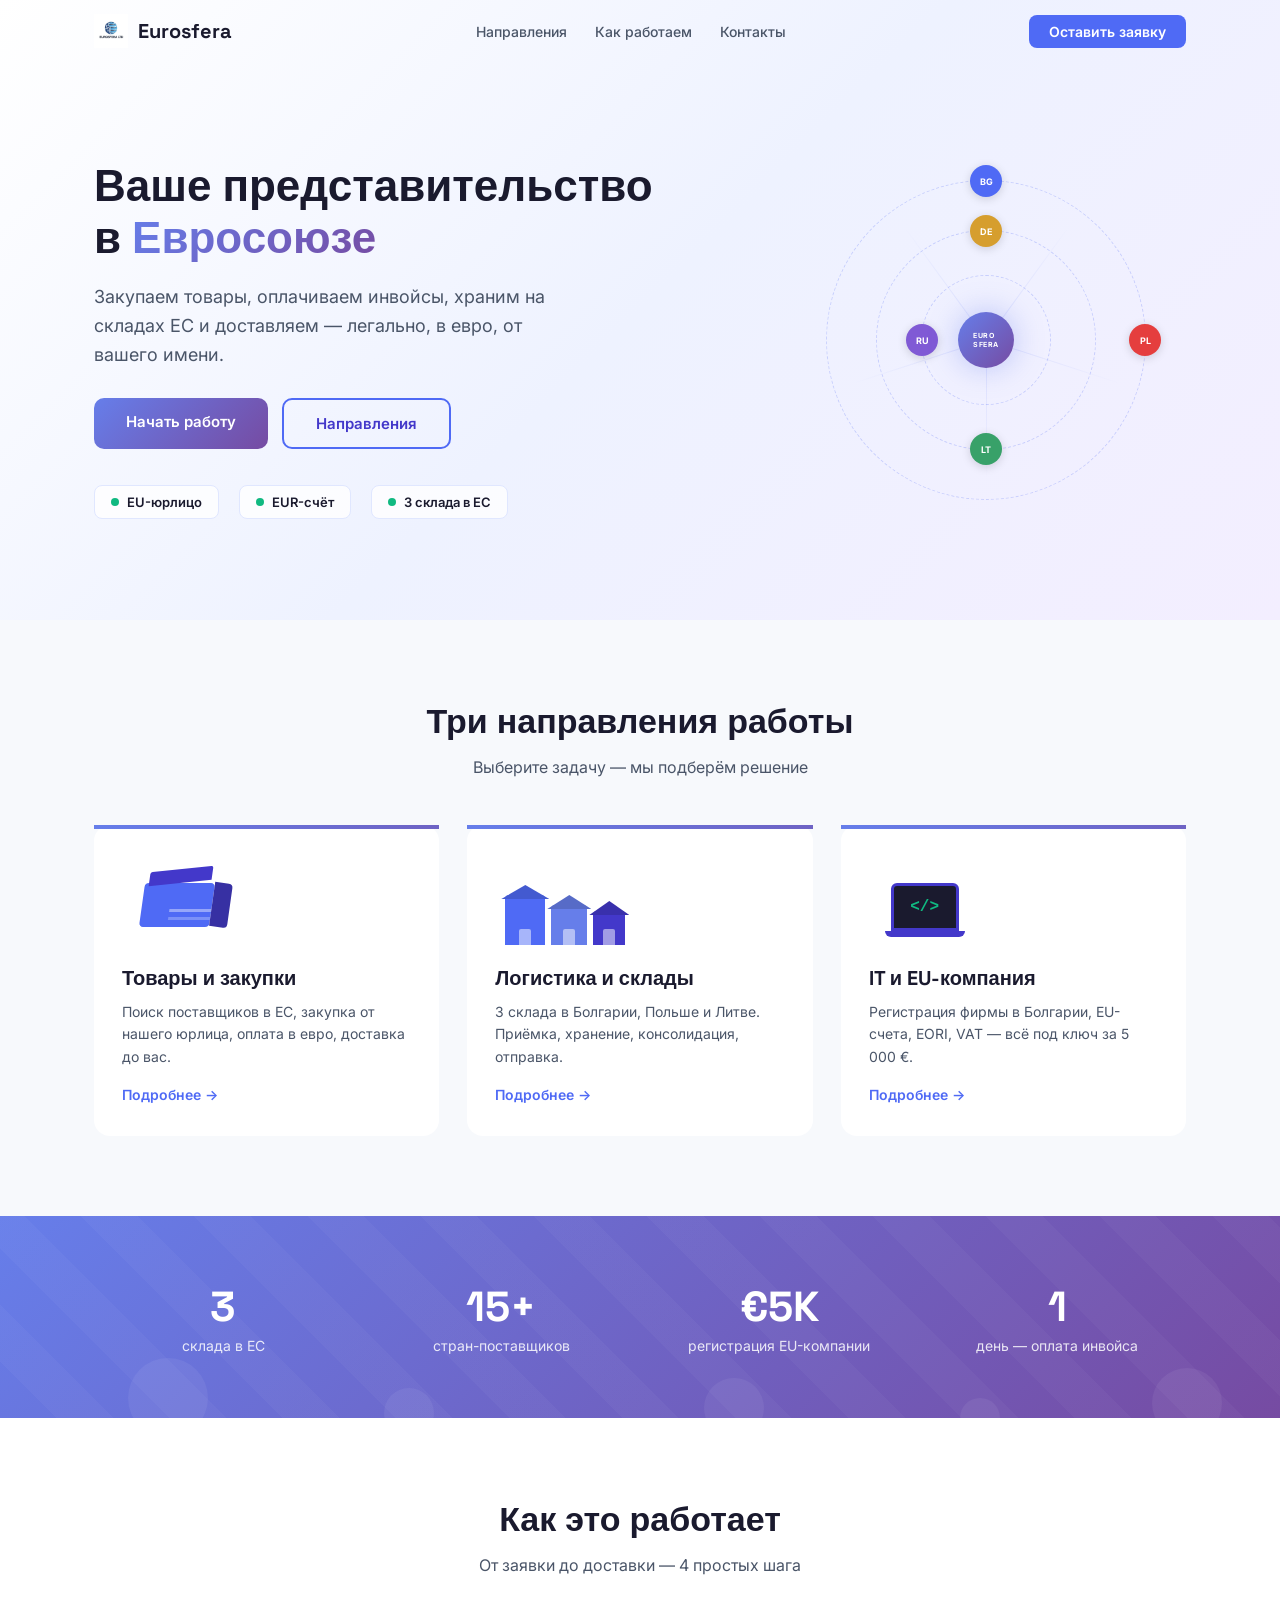
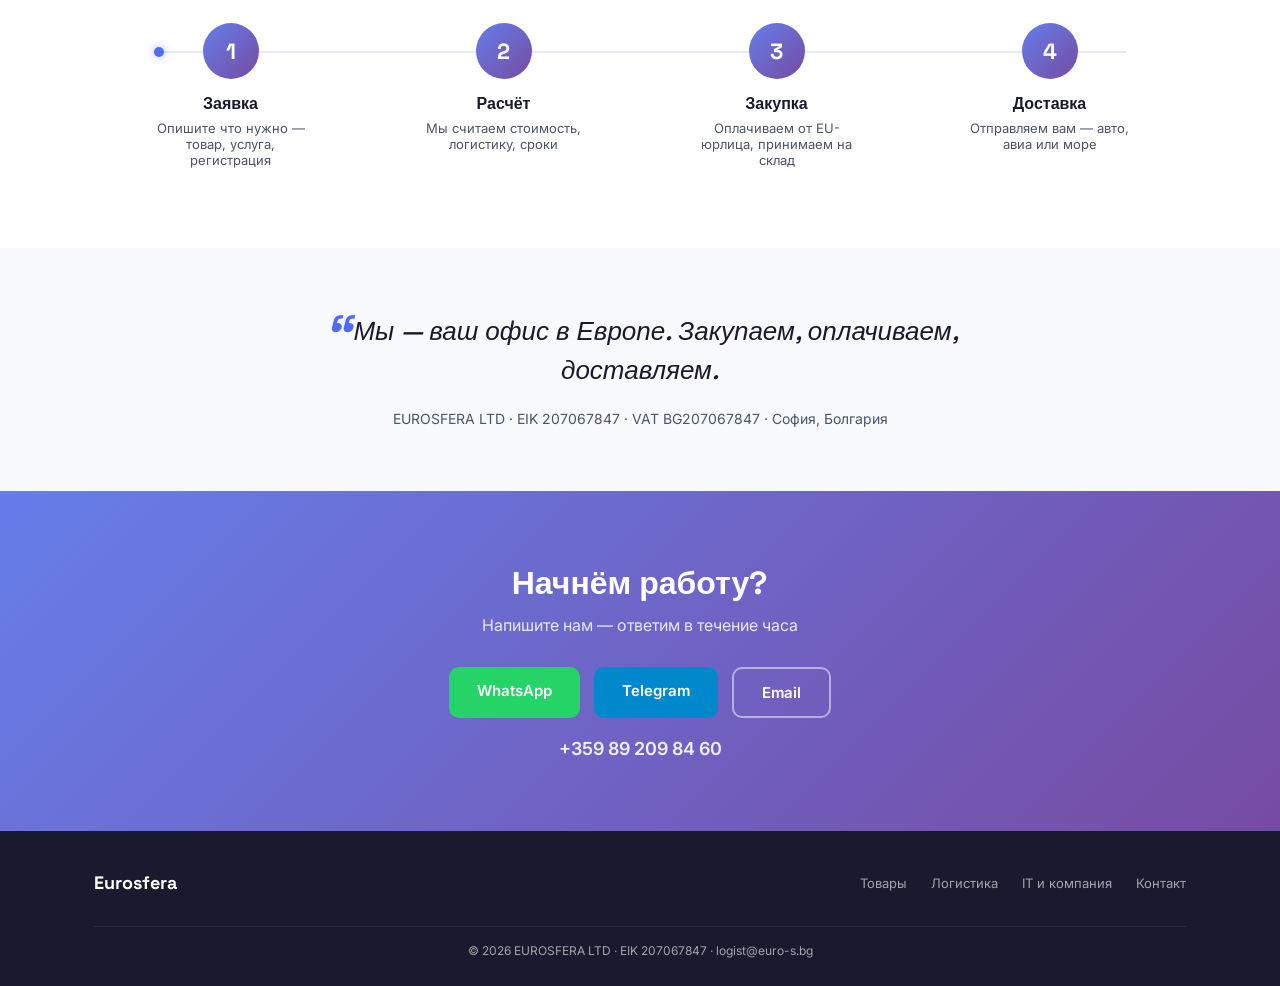
<file: variant-e.html>
<!DOCTYPE html>
<html lang="ru">
<head>
<meta charset="UTF-8">
<meta name="viewport" content="width=device-width, initial-scale=1.0">
<title>EUROSFERA LTD — Ваше представительство в Евросоюзе</title>
<link href="https://fonts.googleapis.com/css2?family=Inter:wght@400;500;600;700&family=Space+Grotesk:wght@500;700&display=swap" rel="stylesheet">
<style>
:root {
  --white: #FFFFFF;
  --bg-soft: #F7F9FC;
  --blue-50: #EEF2FF;
  --blue-100: #E0E7FF;
  --blue-500: #4F6AF5;
  --blue-600: #4338CA;
  --blue-700: #3730A3;
  --gradient-start: #667EEA;
  --gradient-end: #764BA2;
  --text-dark: #1A1A2E;
  --text-body: #4A5568;
  --success: #10B981;
}
*, *::before, *::after { margin: 0; padding: 0; box-sizing: border-box; }
body { font-family: 'Inter', sans-serif; color: var(--text-body); background: var(--white); overflow-x: hidden; }
a { text-decoration: none; color: inherit; }
h1, h2, h3, h4 { font-family: 'Space Grotesk', sans-serif; color: var(--text-dark); }
.reveal { opacity:1; transform: translateY(0); transition: opacity .6s ease, transform .6s ease; }
.reveal.visible { opacity: 1; transform: translateY(0); }

/* Header */
.header { position: fixed; top: 0; left: 0; width: 100%; z-index: 100; padding: 14px 0; transition: background .3s, box-shadow .3s; }
.header.scrolled { background: rgba(255,255,255,.85); backdrop-filter: blur(12px); box-shadow: 0 1px 12px rgba(0,0,0,.06); }
.header .wrap { max-width: 1140px; margin: 0 auto; padding: 0 24px; display: flex; align-items: center; justify-content: space-between; }
.header .logo { display: flex; align-items: center; gap: 10px; font-family: 'Space Grotesk', sans-serif; font-weight: 700; font-size: 20px; color: var(--text-dark); }
.header .logo img { height: 34px; }
.header nav { display: flex; gap: 28px; }
.header nav a { font-size: 14px; font-weight: 500; color: var(--text-body); transition: color .2s; }
.header nav a:hover { color: var(--blue-500); }
.header .cta-sm { background: var(--blue-500); color: #fff; padding: 8px 20px; border-radius: 8px; font-size: 14px; font-weight: 600; transition: background .2s; }
.header .cta-sm:hover { background: var(--blue-600); }

/* Hero */
.hero { padding: 140px 0 80px; background: linear-gradient(135deg, #fff 0%, var(--blue-50) 50%, #f3eeff 100%); position: relative; overflow: hidden; }
.hero .wrap { max-width: 1140px; margin: 0 auto; padding: 0 24px; display: flex; align-items: center; gap: 60px; }
.hero-text { flex: 1; min-width: 0; }
.hero-text h1 { font-size: 44px; font-weight: 700; line-height: 1.18; margin-bottom: 18px; }
.hero-text h1 span { background: linear-gradient(135deg, var(--gradient-start), var(--gradient-end)); -webkit-background-clip: text; -webkit-text-fill-color: transparent; }
.hero-text p { font-size: 18px; line-height: 1.6; margin-bottom: 28px; max-width: 480px; }
.hero-btns { display: flex; gap: 14px; flex-wrap: wrap; margin-bottom: 36px; }
.btn-primary { background: linear-gradient(135deg, var(--gradient-start), var(--gradient-end)); color: #fff; padding: 14px 32px; border-radius: 10px; font-weight: 600; font-size: 15px; border: none; cursor: pointer; transition: transform .2s, box-shadow .2s; }
.btn-primary:hover { transform: translateY(-2px); box-shadow: 0 8px 24px rgba(102,126,234,.35); }
.btn-outline { background: transparent; color: var(--blue-600); padding: 14px 32px; border-radius: 10px; font-weight: 600; font-size: 15px; border: 2px solid var(--blue-500); cursor: pointer; transition: background .2s, color .2s; }
.btn-outline:hover { background: var(--blue-500); color: #fff; }
.badges { display: flex; gap: 20px; flex-wrap: wrap; }
.badge { display: flex; align-items: center; gap: 8px; font-size: 13px; font-weight: 600; color: var(--text-dark); background: rgba(255,255,255,.8); padding: 8px 16px; border-radius: 8px; border: 1px solid var(--blue-100); }
.badge i { width: 8px; height: 8px; border-radius: 50%; background: var(--success); display: inline-block; }

/* Globe */
.globe-wrap { flex-shrink: 0; width: 400px; height: 400px; position: relative; }
.orbit { position: absolute; border: 1.5px dashed rgba(79,106,245,.25); border-radius: 50%; top: 50%; left: 50%; transform: translate(-50%,-50%); }
.orbit-1 { width: 320px; height: 320px; animation: spin 30s linear infinite; }
.orbit-2 { width: 220px; height: 220px; animation: spin 22s linear infinite reverse; }
.orbit-3 { width: 130px; height: 130px; animation: spin 16s linear infinite; }
.dot { position: absolute; width: 32px; height: 32px; border-radius: 50%; display: flex; align-items: center; justify-content: center; font-size: 9px; font-weight: 700; color: #fff; box-shadow: 0 2px 10px rgba(0,0,0,.15); }
.dot-center { position: absolute; top: 50%; left: 50%; transform: translate(-50%,-50%); width: 56px; height: 56px; background: linear-gradient(135deg, var(--gradient-start), var(--gradient-end)); border-radius: 50%; display: flex; align-items: center; justify-content: center; font-size: 7px; font-weight: 700; color: #fff; letter-spacing: .5px; animation: pulse 2s ease-in-out infinite; z-index: 2; box-shadow: 0 0 30px rgba(102,126,234,.4); }
.dot-bg { background: var(--blue-500); top: 0; left: 50%; transform: translate(-50%, -50%); }
.dot-pl { background: #E53E3E; top: 50%; right: 0; transform: translate(50%, -50%); }
.dot-lt { background: #38A169; bottom: 0; left: 50%; transform: translate(-50%, 50%); }
.dot-de { background: #D69E2E; top: 0; left: 50%; transform: translate(-50%, -50%); }
.dot-ru { background: #805AD5; top: 50%; left: 0; transform: translate(-50%, -50%); }
.route { position: absolute; top: 50%; left: 50%; width: 1px; height: 140px; background: linear-gradient(to bottom, rgba(79,106,245,.15), transparent); transform-origin: top; }
@keyframes spin { to { transform: translate(-50%,-50%) rotate(360deg); } }
@keyframes pulse { 0%,100% { box-shadow: 0 0 20px rgba(102,126,234,.3); } 50% { box-shadow: 0 0 40px rgba(102,126,234,.6); } }

/* Directions */
.directions { padding: 80px 0; background: var(--bg-soft); }
.directions .wrap { max-width: 1140px; margin: 0 auto; padding: 0 24px; }
.section-title { text-align: center; font-size: 34px; margin-bottom: 14px; }
.section-sub { text-align: center; font-size: 16px; color: var(--text-body); margin-bottom: 48px; }
.cards { display: grid; grid-template-columns: repeat(3, 1fr); gap: 28px; }
.card { background: #fff; border-radius: 16px; padding: 36px 28px 32px; border-top: 4px solid transparent; border-image: linear-gradient(135deg, var(--gradient-start), var(--gradient-end)) 1; transition: transform .3s, box-shadow .3s; cursor: pointer; text-decoration: none; display: block; }
.card:hover { transform: translateY(-8px); box-shadow: 0 16px 48px rgba(79,106,245,.12); }
.card-illust { height: 80px; margin-bottom: 20px; position: relative; }
/* Container illust */
.container-box { width: 70px; height: 44px; background: var(--blue-500); transform: skewX(-8deg); border-radius: 4px; position: absolute; top: 18px; left: 20px; }
.container-box::before { content: ''; position: absolute; top: -14px; left: 4px; width: 62px; height: 14px; background: var(--blue-600); transform: skewY(-6deg); border-radius: 2px 2px 0 0; }
.container-box::after { content: ''; position: absolute; top: 0; right: -18px; width: 18px; height: 44px; background: var(--blue-700); transform: skewY(8deg); border-radius: 0 4px 4px 0; }
.container-stripe { position: absolute; top: 26px; left: 28px; width: 54px; height: 3px; background: rgba(255,255,255,.4); }
.container-stripe::after { content: ''; position: absolute; top: 8px; left: 0; width: 54px; height: 3px; background: rgba(255,255,255,.25); }
/* Warehouse illust */
.wh { position: absolute; bottom: 0; background: var(--blue-100); border-radius: 4px 4px 0 0; }
.wh-1 { left: 10px; width: 40px; height: 50px; background: var(--blue-500); }
.wh-2 { left: 56px; width: 36px; height: 40px; background: var(--gradient-start); }
.wh-3 { left: 98px; width: 32px; height: 34px; background: var(--blue-600); }
.wh::after { content: ''; position: absolute; top: -10px; left: -4px; right: -4px; height: 14px; background: inherit; clip-path: polygon(50% 0%, 0% 100%, 100% 100%); filter: brightness(0.85); }
.wh-door { position: absolute; bottom: 0; left: 50%; transform: translateX(-50%); width: 12px; height: 16px; background: rgba(255,255,255,.5); border-radius: 2px 2px 0 0; }
/* Laptop illust */
.laptop-base { position: absolute; bottom: 8px; left: 16px; width: 80px; height: 6px; background: var(--blue-600); border-radius: 0 0 6px 6px; }
.laptop-screen { position: absolute; bottom: 14px; left: 22px; width: 68px; height: 48px; background: var(--text-dark); border-radius: 6px 6px 0 0; border: 3px solid var(--blue-600); display: flex; align-items: center; justify-content: center; }
.laptop-code { font-family: monospace; color: var(--success); font-size: 16px; font-weight: 700; }
.card h3 { font-size: 20px; margin-bottom: 10px; }
.card p { font-size: 14px; line-height: 1.6; margin-bottom: 16px; }
.card-link { font-size: 14px; font-weight: 600; color: var(--blue-500); transition: gap .2s; display: inline-flex; align-items: center; gap: 4px; }
.card:hover .card-link { gap: 10px; }

/* Stats */
.stats { padding: 64px 0; background: linear-gradient(135deg, var(--gradient-start), var(--gradient-end)); position: relative; overflow: hidden; }
.stats::before { content: ''; position: absolute; inset: 0; background: repeating-linear-gradient(45deg, transparent, transparent 40px, rgba(255,255,255,.03) 40px, rgba(255,255,255,.03) 80px); animation: stripes 8s linear infinite; }
@keyframes stripes { to { background-position: 80px 80px; } }
.bokeh { position: absolute; border-radius: 50%; background: rgba(255,255,255,.06); animation: floatUp 10s linear infinite; }
.stats .wrap { max-width: 1140px; margin: 0 auto; padding: 0 24px; display: grid; grid-template-columns: repeat(4, 1fr); gap: 20px; position: relative; z-index: 1; }
.stat { text-align: center; color: #fff; }
.stat-num { font-family: 'Space Grotesk', sans-serif; font-size: 42px; font-weight: 700; }
.stat-label { font-size: 14px; opacity: .85; margin-top: 4px; }
@keyframes floatUp { 0% { transform: translateY(100px); opacity: 0; } 10% { opacity: 1; } 90% { opacity: 1; } 100% { transform: translateY(-120px); opacity: 0; } }

/* Steps */
.steps { padding: 80px 0; background: #fff; }
.steps .wrap { max-width: 1140px; margin: 0 auto; padding: 0 24px; }
.steps-row { display: flex; align-items: flex-start; justify-content: space-between; position: relative; margin-top: 48px; }
.steps-row::before { content: ''; position: absolute; top: 28px; left: 60px; right: 60px; height: 2px; background: var(--blue-100); }
.travel-dot { position: absolute; top: 24px; left: 60px; width: 10px; height: 10px; border-radius: 50%; background: var(--blue-500); animation: travel 4s ease-in-out infinite; box-shadow: 0 0 10px rgba(79,106,245,.5); }
@keyframes travel { 0%,100% { left: 60px; } 50% { left: calc(100% - 70px); } }
.step { text-align: center; flex: 1; position: relative; z-index: 1; }
.step-circle { width: 56px; height: 56px; border-radius: 50%; background: linear-gradient(135deg, var(--gradient-start), var(--gradient-end)); color: #fff; font-family: 'Space Grotesk', sans-serif; font-size: 22px; font-weight: 700; display: flex; align-items: center; justify-content: center; margin: 0 auto 14px; }
.step h4 { font-size: 16px; margin-bottom: 6px; }
.step p { font-size: 13px; max-width: 160px; margin: 0 auto; }

/* Quote */
.quote-section { padding: 64px 0; background: var(--bg-soft); }
.quote-section .wrap { max-width: 800px; margin: 0 auto; padding: 0 24px; text-align: center; }
.quote-text { font-family: 'Space Grotesk', sans-serif; font-size: 26px; font-weight: 500; color: var(--text-dark); line-height: 1.5; font-style: italic; margin-bottom: 20px; }
.quote-text::before { content: '\201C'; font-size: 60px; color: var(--blue-500); line-height: 0; vertical-align: -18px; margin-right: 4px; }
.quote-sub { font-size: 14px; color: var(--text-body); }

/* CTA */
.cta-section { padding: 72px 0; background: linear-gradient(135deg, var(--gradient-start), var(--gradient-end)); text-align: center; position: relative; overflow: hidden; }
.cta-section .wrap { max-width: 700px; margin: 0 auto; padding: 0 24px; position: relative; z-index: 1; }
.cta-section h2 { color: #fff; font-size: 32px; margin-bottom: 12px; }
.cta-section p { color: rgba(255,255,255,.85); font-size: 16px; margin-bottom: 32px; }
.cta-buttons { display: flex; gap: 14px; justify-content: center; flex-wrap: wrap; margin-bottom: 20px; }
.cta-wa { background: #25D366; color: #fff; padding: 14px 28px; border-radius: 10px; font-weight: 600; font-size: 15px; transition: transform .2s; }
.cta-tg { background: #0088cc; color: #fff; padding: 14px 28px; border-radius: 10px; font-weight: 600; font-size: 15px; transition: transform .2s; }
.cta-email { background: transparent; color: #fff; padding: 14px 28px; border-radius: 10px; font-weight: 600; font-size: 15px; border: 2px solid rgba(255,255,255,.5); transition: background .2s; }
.cta-wa:hover, .cta-tg:hover { transform: translateY(-2px); }
.cta-email:hover { background: rgba(255,255,255,.15); }
.cta-phone { color: rgba(255,255,255,.9); font-size: 18px; font-weight: 600; }

/* Footer */
footer { background: var(--text-dark); color: rgba(255,255,255,.6); padding: 40px 0 28px; }
footer .wrap { max-width: 1140px; margin: 0 auto; padding: 0 24px; display: flex; align-items: center; justify-content: space-between; flex-wrap: wrap; gap: 16px; }
footer .f-logo { font-family: 'Space Grotesk', sans-serif; font-weight: 700; font-size: 18px; color: #fff; }
footer nav { display: flex; gap: 24px; }
footer nav a { font-size: 13px; transition: color .2s; }
footer nav a:hover { color: #fff; }
footer .f-legal { font-size: 12px; width: 100%; text-align: center; margin-top: 16px; padding-top: 16px; border-top: 1px solid rgba(255,255,255,.08); }

/* Mobile */
@media (max-width: 768px) {
  .hero .wrap { flex-direction: column; gap: 32px; }
  .hero-text h1 { font-size: 30px; }
  .globe-wrap { width: 280px; height: 280px; margin: 0 auto; }
  .orbit-1 { width: 240px; height: 240px; }
  .orbit-2 { width: 170px; height: 170px; }
  .orbit-3 { width: 100px; height: 100px; }
  .dot-center { width: 44px; height: 44px; font-size: 6px; }
  .dot { width: 26px; height: 26px; font-size: 8px; }
  .cards { grid-template-columns: 1fr; }
  .stats .wrap { grid-template-columns: repeat(2, 1fr); gap: 28px; }
  .stat-num { font-size: 34px; }
  .steps-row { flex-direction: column; align-items: center; gap: 32px; }
  .steps-row::before, .travel-dot { display: none; }
  .section-title { font-size: 26px; }
  .header nav { display: none; }
  .quote-text { font-size: 20px; }
  .cta-section h2 { font-size: 24px; }
  .badges { justify-content: center; }
}
</style>
</head>
<body>

<!-- Header -->
<header class="header" id="header">
  <div class="wrap">
    <a href="/" class="logo"><img src="img/logo.png" alt="EUROSFERA">Eurosfera</a>
    <nav>
      <a href="#directions">Направления</a>
      <a href="#how">Как работаем</a>
      <a href="#cta">Контакты</a>
    </nav>
    <a href="#cta" class="cta-sm">Оставить заявку</a>
  </div>
</header>

<!-- Hero -->
<section class="hero">
  <div class="wrap">
    <div class="hero-text">
      <h1>Ваше представительство<br>в <span>Евросоюзе</span></h1>
      <p>Закупаем товары, оплачиваем инвойсы, храним на складах ЕС и доставляем — легально, в евро, от вашего имени.</p>
      <div class="hero-btns">
        <a href="#cta" class="btn-primary">Начать работу</a>
        <a href="#directions" class="btn-outline">Направления</a>
      </div>
      <div class="badges">
        <div class="badge"><i></i> EU-юрлицо</div>
        <div class="badge"><i></i> EUR-счёт</div>
        <div class="badge"><i></i> 3 склада в ЕС</div>
      </div>
    </div>
    <div class="globe-wrap">
      <div class="dot-center">EURO<br>SFERA</div>
      <div class="route" style="transform:rotate(0deg)"></div>
      <div class="route" style="transform:rotate(72deg)"></div>
      <div class="route" style="transform:rotate(144deg)"></div>
      <div class="route" style="transform:rotate(216deg)"></div>
      <div class="route" style="transform:rotate(288deg)"></div>
      <div class="orbit orbit-1">
        <div class="dot dot-bg">BG</div>
        <div class="dot dot-pl">PL</div>
      </div>
      <div class="orbit orbit-2">
        <div class="dot dot-de">DE</div>
        <div class="dot dot-lt">LT</div>
      </div>
      <div class="orbit orbit-3">
        <div class="dot dot-ru">RU</div>
      </div>
    </div>
  </div>
</section>

<!-- Directions -->
<section class="directions" id="directions">
  <div class="wrap">
    <h2 class="section-title reveal">Три направления работы</h2>
    <p class="section-sub reveal">Выберите задачу — мы подберём решение</p>
    <div class="cards">
      <a href="goods.html" class="card reveal">
        <div class="card-illust">
          <div class="container-box"><div class="container-stripe"></div></div>
        </div>
        <h3>Товары и закупки</h3>
        <p>Поиск поставщиков в ЕС, закупка от нашего юрлица, оплата в евро, доставка до вас.</p>
        <span class="card-link">Подробнее →</span>
      </a>
      <a href="logistics.html" class="card reveal">
        <div class="card-illust">
          <div class="wh wh-1"><div class="wh-door"></div></div>
          <div class="wh wh-2"><div class="wh-door"></div></div>
          <div class="wh wh-3"><div class="wh-door"></div></div>
        </div>
        <h3>Логистика и склады</h3>
        <p>3 склада в Болгарии, Польше и Литве. Приёмка, хранение, консолидация, отправка.</p>
        <span class="card-link">Подробнее →</span>
      </a>
      <a href="it.html" class="card reveal">
        <div class="card-illust">
          <div class="laptop-base"></div>
          <div class="laptop-screen"><span class="laptop-code">&lt;/&gt;</span></div>
        </div>
        <h3>IT и EU-компания</h3>
        <p>Регистрация фирмы в Болгарии, EU-счета, EORI, VAT — всё под ключ за 5 000 €.</p>
        <span class="card-link">Подробнее →</span>
      </a>
    </div>
  </div>
</section>

<!-- Stats -->
<section class="stats">
  <div class="bokeh" style="width:80px;height:80px;left:10%;bottom:-20px;animation-delay:0s"></div>
  <div class="bokeh" style="width:50px;height:50px;left:30%;bottom:-20px;animation-delay:2s"></div>
  <div class="bokeh" style="width:60px;height:60px;left:55%;bottom:-20px;animation-delay:4s"></div>
  <div class="bokeh" style="width:40px;height:40px;left:75%;bottom:-20px;animation-delay:6s"></div>
  <div class="bokeh" style="width:70px;height:70px;left:90%;bottom:-20px;animation-delay:1s"></div>
  <div class="wrap">
    <div class="stat reveal"><div class="stat-num" data-target="3">0</div><div class="stat-label">склада в ЕС</div></div>
    <div class="stat reveal"><div class="stat-num" data-target="15" data-suffix="+">0</div><div class="stat-label">стран-поставщиков</div></div>
    <div class="stat reveal"><div class="stat-num" data-prefix="€" data-target="5" data-suffix="K">0</div><div class="stat-label">регистрация EU-компании</div></div>
    <div class="stat reveal"><div class="stat-num" data-target="1">0</div><div class="stat-label">день — оплата инвойса</div></div>
  </div>
</section>

<!-- Steps -->
<section class="steps" id="how">
  <div class="wrap">
    <h2 class="section-title reveal">Как это работает</h2>
    <p class="section-sub reveal">От заявки до доставки — 4 простых шага</p>
    <div class="steps-row reveal">
      <div class="travel-dot"></div>
      <div class="step">
        <div class="step-circle">1</div>
        <h4>Заявка</h4>
        <p>Опишите что нужно — товар, услуга, регистрация</p>
      </div>
      <div class="step">
        <div class="step-circle">2</div>
        <h4>Расчёт</h4>
        <p>Мы считаем стоимость, логистику, сроки</p>
      </div>
      <div class="step">
        <div class="step-circle">3</div>
        <h4>Закупка</h4>
        <p>Оплачиваем от EU-юрлица, принимаем на склад</p>
      </div>
      <div class="step">
        <div class="step-circle">4</div>
        <h4>Доставка</h4>
        <p>Отправляем вам — авто, авиа или море</p>
      </div>
    </div>
  </div>
</section>

<!-- Quote -->
<section class="quote-section">
  <div class="wrap reveal">
    <div class="quote-text">Мы — ваш офис в Европе. Закупаем, оплачиваем, доставляем.</div>
    <div class="quote-sub">EUROSFERA LTD · EIK 207067847 · VAT BG207067847 · София, Болгария</div>
  </div>
</section>

<!-- CTA -->
<section class="cta-section" id="cta">
  <div class="wrap reveal">
    <h2>Начнём работу?</h2>
    <p>Напишите нам — ответим в течение часа</p>
    <div class="cta-buttons">
      <a href="https://wa.me/359892098460" class="cta-wa">WhatsApp</a>
      <a href="https://t.me/eurosfera" class="cta-tg">Telegram</a>
      <a href="mailto:logist@euro-s.bg" class="cta-email">Email</a>
    </div>
    <div class="cta-phone">+359 89 209 84 60</div>
  </div>
</section>

<!-- Footer -->
<footer>
  <div class="wrap">
    <div class="f-logo">Eurosfera</div>
    <nav>
      <a href="goods.html">Товары</a>
      <a href="logistics.html">Логистика</a>
      <a href="it.html">IT и компания</a>
      <a href="mailto:logist@euro-s.bg">Контакт</a>
    </nav>
    <div class="f-legal">© 2026 EUROSFERA LTD · EIK 207067847 · logist@euro-s.bg</div>
  </div>
</footer>

<script>
// Sticky header
const hdr = document.getElementById('header');
window.addEventListener('scroll', () => hdr.classList.toggle('scrolled', scrollY > 40));

// Smooth scroll
document.querySelectorAll('a[href^="#"]').forEach(a => {
  a.addEventListener('click', e => {
    e.preventDefault();
    const t = document.querySelector(a.getAttribute('href'));
    if (t) t.scrollIntoView({ behavior: 'smooth' });
  });
});

// Reveal on scroll
const obs = new IntersectionObserver((entries) => {
  entries.forEach(e => { if (e.isIntersecting) { e.target.classList.add('visible'); obs.unobserve(e.target); } });
}, { threshold: 0.15 });
document.querySelectorAll('.reveal').forEach(el => obs.observe(el));

// Animated counters
let counted = false;
const cObs = new IntersectionObserver((entries) => {
  entries.forEach(e => {
    if (e.isIntersecting && !counted) {
      counted = true;
      document.querySelectorAll('.stat-num').forEach(el => {
        const target = +el.dataset.target, prefix = el.dataset.prefix || '', suffix = el.dataset.suffix || '';
        let current = 0;
        const step = Math.max(1, Math.floor(target / 30));
        const timer = setInterval(() => {
          current += step;
          if (current >= target) { current = target; clearInterval(timer); }
          el.textContent = prefix + current + suffix;
        }, 40);
      });
    }
  });
}, { threshold: 0.3 });
document.querySelectorAll('.stats').forEach(el => cObs.observe(el));
</script>
</body>
</html>
</file>
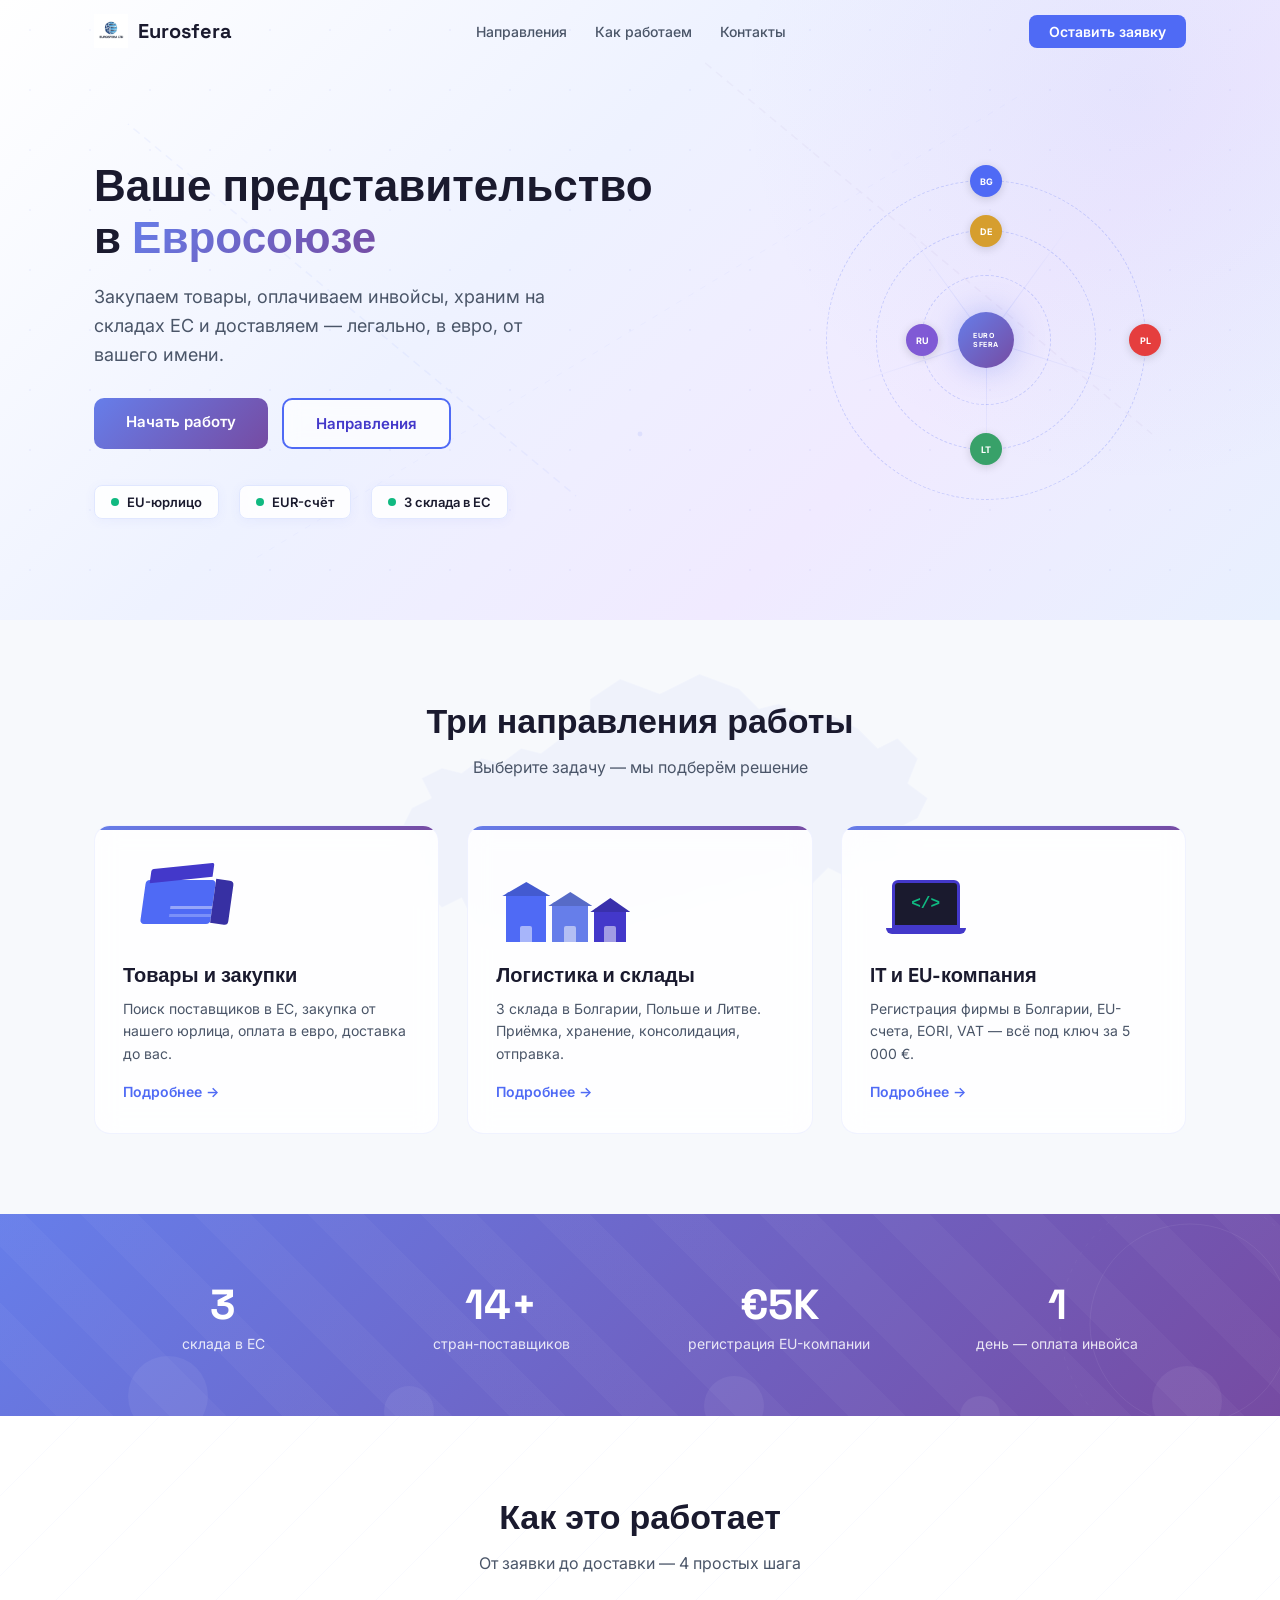
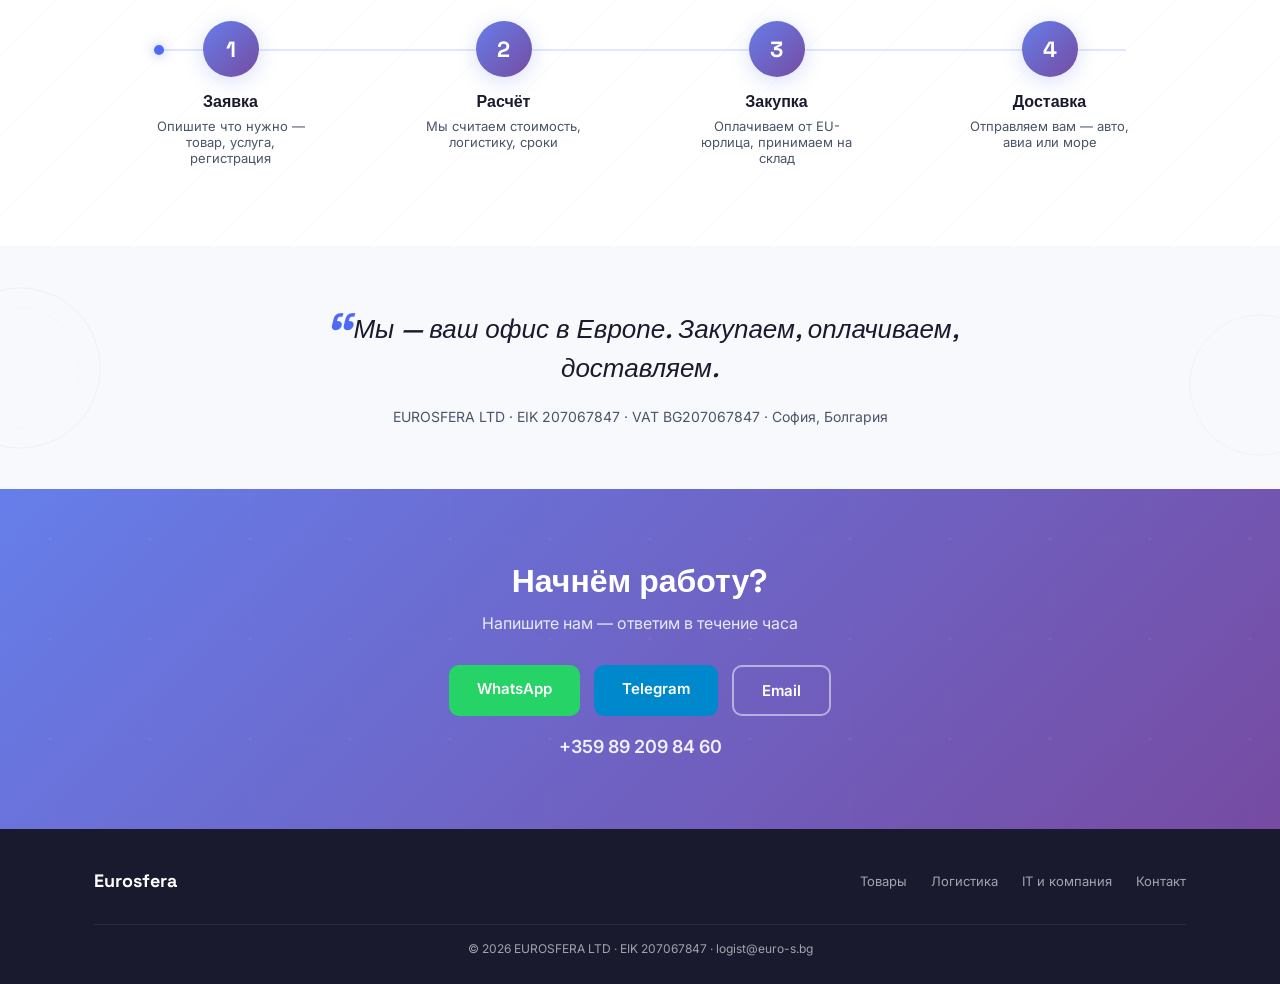
<file: variant-f.html>
<!DOCTYPE html>
<html lang="ru">
<head>
<meta charset="UTF-8">
<meta name="viewport" content="width=device-width, initial-scale=1.0">
<title>EUROSFERA LTD — Ваше представительство в Евросоюзе</title>
<link href="https://fonts.googleapis.com/css2?family=Inter:wght@400;500;600;700&family=Space+Grotesk:wght@500;700&display=swap" rel="stylesheet">
<style>
:root {
  --white: #FFFFFF; --bg-soft: #F7F9FC; --blue-50: #EEF2FF; --blue-100: #E0E7FF;
  --blue-500: #4F6AF5; --blue-600: #4338CA; --blue-700: #3730A3;
  --gradient-start: #667EEA; --gradient-end: #764BA2;
  --text-dark: #1A1A2E; --text-body: #4A5568; --success: #10B981;
}
*, *::before, *::after { margin: 0; padding: 0; box-sizing: border-box; }
body { font-family: 'Inter', sans-serif; color: var(--text-body); background: var(--white); overflow-x: hidden; }
a { text-decoration: none; color: inherit; }
h1, h2, h3, h4 { font-family: 'Space Grotesk', sans-serif; color: var(--text-dark); }
.wrap { max-width: 1140px; margin: 0 auto; padding: 0 24px; }
.reveal { opacity:1; transform: translateY(0); transition: opacity .7s cubic-bezier(.22,1,.36,1), transform .7s cubic-bezier(.22,1,.36,1); }
.reveal.visible { opacity: 1; transform: translateY(0); }

/* Header */
.header { position: fixed; top: 0; left: 0; width: 100%; z-index: 100; padding: 14px 0; transition: background .3s, box-shadow .3s; }
.header.scrolled { background: rgba(255,255,255,.88); backdrop-filter: blur(16px) saturate(1.4); box-shadow: 0 1px 20px rgba(79,106,245,.08); }
.header .wrap { display: flex; align-items: center; justify-content: space-between; }
.header .logo { display: flex; align-items: center; gap: 10px; font-family: 'Space Grotesk', sans-serif; font-weight: 700; font-size: 20px; color: var(--text-dark); }
.header .logo img { height: 34px; }
.header nav { display: flex; gap: 28px; }
.header nav a { font-size: 14px; font-weight: 500; color: var(--text-body); transition: color .2s; }
.header nav a:hover { color: var(--blue-500); }
.header .cta-sm { background: var(--blue-500); color: #fff; padding: 8px 20px; border-radius: 8px; font-size: 14px; font-weight: 600; transition: background .2s, box-shadow .2s; }
.header .cta-sm:hover { background: var(--blue-600); box-shadow: 0 4px 16px rgba(79,106,245,.3); }

/* --- Animated background patterns --- */
.bg-pattern { position: absolute; inset: 0; overflow: hidden; pointer-events: none; z-index: 0; }
.bg-pattern svg { position: absolute; inset: 0; width: 100%; height: 100%; }

/* Floating particles canvas */
#particles { position: fixed; inset: 0; pointer-events: none; z-index: 0; opacity: .4; }

/* Hero */
.hero { padding: 140px 0 80px; position: relative; overflow: hidden; }
.hero::before { content: ''; position: absolute; inset: 0; background: linear-gradient(135deg, #fff 0%, var(--blue-50) 40%, #f0eaff 70%, #e8f0fe 100%); z-index: 0; }
.hero::after { content: ''; position: absolute; top: -50%; right: -20%; width: 800px; height: 800px; background: radial-gradient(circle, rgba(102,126,234,.08) 0%, transparent 70%); border-radius: 50%; z-index: 0; }
.hero .wrap { display: flex; align-items: center; gap: 60px; position: relative; z-index: 2; }
.hero-text { flex: 1; min-width: 0; }
.hero-text h1 { font-size: 44px; font-weight: 700; line-height: 1.18; margin-bottom: 18px; }
.hero-text h1 span { background: linear-gradient(135deg, var(--gradient-start), var(--gradient-end)); -webkit-background-clip: text; -webkit-text-fill-color: transparent; }
.hero-text p { font-size: 18px; line-height: 1.6; margin-bottom: 28px; max-width: 480px; }
.hero-btns { display: flex; gap: 14px; flex-wrap: wrap; margin-bottom: 36px; }
.btn-primary { background: linear-gradient(135deg, var(--gradient-start), var(--gradient-end)); color: #fff; padding: 14px 32px; border-radius: 10px; font-weight: 600; font-size: 15px; border: none; cursor: pointer; transition: transform .2s, box-shadow .2s; }
.btn-primary:hover { transform: translateY(-2px); box-shadow: 0 8px 28px rgba(102,126,234,.4); }
.btn-outline { background: rgba(255,255,255,.7); backdrop-filter: blur(8px); color: var(--blue-600); padding: 14px 32px; border-radius: 10px; font-weight: 600; font-size: 15px; border: 2px solid var(--blue-500); cursor: pointer; transition: background .2s, color .2s; }
.btn-outline:hover { background: var(--blue-500); color: #fff; }
.badges { display: flex; gap: 20px; flex-wrap: wrap; }
.badge { display: flex; align-items: center; gap: 8px; font-size: 13px; font-weight: 600; color: var(--text-dark); background: rgba(255,255,255,.85); backdrop-filter: blur(8px); padding: 8px 16px; border-radius: 8px; border: 1px solid var(--blue-100); box-shadow: 0 2px 12px rgba(79,106,245,.06); }
.badge i { width: 8px; height: 8px; border-radius: 50%; background: var(--success); display: inline-block; }

/* Globe */
.globe-wrap { flex-shrink: 0; width: 400px; height: 400px; position: relative; }
.orbit { position: absolute; border: 1.5px dashed rgba(79,106,245,.25); border-radius: 50%; top: 50%; left: 50%; transform: translate(-50%,-50%); }
.orbit-1 { width: 320px; height: 320px; animation: spin 30s linear infinite; }
.orbit-2 { width: 220px; height: 220px; animation: spin 22s linear infinite reverse; }
.orbit-3 { width: 130px; height: 130px; animation: spin 16s linear infinite; }
.dot { position: absolute; width: 32px; height: 32px; border-radius: 50%; display: flex; align-items: center; justify-content: center; font-size: 9px; font-weight: 700; color: #fff; box-shadow: 0 2px 10px rgba(0,0,0,.15); }
.dot-center { position: absolute; top: 50%; left: 50%; transform: translate(-50%,-50%); width: 56px; height: 56px; background: linear-gradient(135deg, var(--gradient-start), var(--gradient-end)); border-radius: 50%; display: flex; align-items: center; justify-content: center; font-size: 7px; font-weight: 700; color: #fff; letter-spacing: .5px; animation: pulse 2s ease-in-out infinite; z-index: 2; box-shadow: 0 0 30px rgba(102,126,234,.4); }
.dot-bg { background: var(--blue-500); top: 0; left: 50%; transform: translate(-50%, -50%); }
.dot-pl { background: #E53E3E; top: 50%; right: 0; transform: translate(50%, -50%); }
.dot-lt { background: #38A169; bottom: 0; left: 50%; transform: translate(-50%, 50%); }
.dot-de { background: #D69E2E; top: 0; left: 50%; transform: translate(-50%, -50%); }
.dot-ru { background: #805AD5; top: 50%; left: 0; transform: translate(-50%, -50%); }
.route { position: absolute; top: 50%; left: 50%; width: 1px; height: 140px; background: linear-gradient(to bottom, rgba(79,106,245,.15), transparent); transform-origin: top; }
@keyframes spin { to { transform: translate(-50%,-50%) rotate(360deg); } }
@keyframes pulse { 0%,100% { box-shadow: 0 0 20px rgba(102,126,234,.3); } 50% { box-shadow: 0 0 40px rgba(102,126,234,.6); } }

/* Directions */
.directions { padding: 80px 0; position: relative; overflow: hidden; }
.directions::before { content: ''; position: absolute; inset: 0; background: var(--bg-soft); z-index: 0; }
.directions .wrap { position: relative; z-index: 2; }
.section-title { text-align: center; font-size: 34px; margin-bottom: 14px; }
.section-sub { text-align: center; font-size: 16px; color: var(--text-body); margin-bottom: 48px; }
.cards { display: grid; grid-template-columns: repeat(3, 1fr); gap: 28px; }
.card { background: rgba(255,255,255,.85); backdrop-filter: blur(12px); border-radius: 16px; padding: 36px 28px 32px; border: 1px solid rgba(79,106,245,.08); transition: transform .3s, box-shadow .3s; cursor: pointer; text-decoration: none; display: block; position: relative; overflow: hidden; }
.card::before { content: ''; position: absolute; top: 0; left: 0; right: 0; height: 4px; background: linear-gradient(135deg, var(--gradient-start), var(--gradient-end)); }
.card:hover { transform: translateY(-8px); box-shadow: 0 20px 60px rgba(79,106,245,.14); }
.card-illust { height: 80px; margin-bottom: 20px; position: relative; }
.container-box { width: 70px; height: 44px; background: var(--blue-500); transform: skewX(-8deg); border-radius: 4px; position: absolute; top: 18px; left: 20px; }
.container-box::before { content: ''; position: absolute; top: -14px; left: 4px; width: 62px; height: 14px; background: var(--blue-600); transform: skewY(-6deg); border-radius: 2px 2px 0 0; }
.container-box::after { content: ''; position: absolute; top: 0; right: -18px; width: 18px; height: 44px; background: var(--blue-700); transform: skewY(8deg); border-radius: 0 4px 4px 0; }
.container-stripe { position: absolute; top: 26px; left: 28px; width: 54px; height: 3px; background: rgba(255,255,255,.4); }
.container-stripe::after { content: ''; position: absolute; top: 8px; left: 0; width: 54px; height: 3px; background: rgba(255,255,255,.25); }
.wh { position: absolute; bottom: 0; background: var(--blue-100); border-radius: 4px 4px 0 0; }
.wh-1 { left: 10px; width: 40px; height: 50px; background: var(--blue-500); }
.wh-2 { left: 56px; width: 36px; height: 40px; background: var(--gradient-start); }
.wh-3 { left: 98px; width: 32px; height: 34px; background: var(--blue-600); }
.wh::after { content: ''; position: absolute; top: -10px; left: -4px; right: -4px; height: 14px; background: inherit; clip-path: polygon(50% 0%, 0% 100%, 100% 100%); filter: brightness(0.85); }
.wh-door { position: absolute; bottom: 0; left: 50%; transform: translateX(-50%); width: 12px; height: 16px; background: rgba(255,255,255,.5); border-radius: 2px 2px 0 0; }
.laptop-base { position: absolute; bottom: 8px; left: 16px; width: 80px; height: 6px; background: var(--blue-600); border-radius: 0 0 6px 6px; }
.laptop-screen { position: absolute; bottom: 14px; left: 22px; width: 68px; height: 48px; background: var(--text-dark); border-radius: 6px 6px 0 0; border: 3px solid var(--blue-600); display: flex; align-items: center; justify-content: center; }
.laptop-code { font-family: monospace; color: var(--success); font-size: 16px; font-weight: 700; }
.card h3 { font-size: 20px; margin-bottom: 10px; }
.card p { font-size: 14px; line-height: 1.6; margin-bottom: 16px; }
.card-link { font-size: 14px; font-weight: 600; color: var(--blue-500); transition: gap .2s; display: inline-flex; align-items: center; gap: 4px; }
.card:hover .card-link { gap: 10px; }

/* Stats */
.stats { padding: 64px 0; background: linear-gradient(135deg, var(--gradient-start), var(--gradient-end)); position: relative; overflow: hidden; }
.stats::before { content: ''; position: absolute; inset: 0; background: repeating-linear-gradient(45deg, transparent, transparent 40px, rgba(255,255,255,.03) 40px, rgba(255,255,255,.03) 80px); animation: stripes 8s linear infinite; }
.stats .wrap { display: grid; grid-template-columns: repeat(4, 1fr); gap: 20px; position: relative; z-index: 1; }
.stat { text-align: center; color: #fff; }
.stat-num { font-family: 'Space Grotesk', sans-serif; font-size: 42px; font-weight: 700; }
.stat-label { font-size: 14px; opacity: .85; margin-top: 4px; }
.bokeh { position: absolute; border-radius: 50%; background: rgba(255,255,255,.06); animation: floatUp 10s linear infinite; }
@keyframes stripes { to { background-position: 80px 80px; } }
@keyframes floatUp { 0% { transform: translateY(100px); opacity: 0; } 10% { opacity: 1; } 90% { opacity: 1; } 100% { transform: translateY(-120px); opacity: 0; } }

/* Europe Map section */
.map-section { padding: 80px 0; position: relative; overflow: hidden; background: #fff; }
.map-section .wrap { position: relative; z-index: 2; }
.map-bg { position: absolute; inset: 0; display: flex; align-items: center; justify-content: center; opacity: .06; z-index: 0; }
.map-bg svg { width: 90%; max-width: 900px; height: auto; }

/* Steps */
.steps { padding: 80px 0; background: #fff; position: relative; overflow: hidden; }
.steps .wrap { position: relative; z-index: 2; }
.steps-row { display: flex; align-items: flex-start; justify-content: space-between; position: relative; margin-top: 48px; }
.steps-row::before { content: ''; position: absolute; top: 28px; left: 60px; right: 60px; height: 2px; background: var(--blue-100); }
.travel-dot { position: absolute; top: 24px; left: 60px; width: 10px; height: 10px; border-radius: 50%; background: var(--blue-500); animation: travel 4s ease-in-out infinite; box-shadow: 0 0 12px rgba(79,106,245,.5); }
@keyframes travel { 0%,100% { left: 60px; } 50% { left: calc(100% - 70px); } }
.step { text-align: center; flex: 1; position: relative; z-index: 1; }
.step-circle { width: 56px; height: 56px; border-radius: 50%; background: linear-gradient(135deg, var(--gradient-start), var(--gradient-end)); color: #fff; font-family: 'Space Grotesk', sans-serif; font-size: 22px; font-weight: 700; display: flex; align-items: center; justify-content: center; margin: 0 auto 14px; box-shadow: 0 4px 20px rgba(102,126,234,.25); }
.step h4 { font-size: 16px; margin-bottom: 6px; }
.step p { font-size: 13px; max-width: 160px; margin: 0 auto; }

/* Quote */
.quote-section { padding: 64px 0; background: var(--bg-soft); position: relative; overflow: hidden; }
.quote-section .wrap { max-width: 800px; text-align: center; position: relative; z-index: 2; }
.quote-text { font-family: 'Space Grotesk', sans-serif; font-size: 26px; font-weight: 500; color: var(--text-dark); line-height: 1.5; font-style: italic; margin-bottom: 20px; }
.quote-text::before { content: '\201C'; font-size: 60px; color: var(--blue-500); line-height: 0; vertical-align: -18px; margin-right: 4px; }
.quote-sub { font-size: 14px; color: var(--text-body); }

/* CTA */
.cta-section { padding: 72px 0; background: linear-gradient(135deg, var(--gradient-start), var(--gradient-end)); text-align: center; position: relative; overflow: hidden; }
.cta-section .wrap { max-width: 700px; position: relative; z-index: 2; }
.cta-section h2 { color: #fff; font-size: 32px; margin-bottom: 12px; }
.cta-section p { color: rgba(255,255,255,.85); font-size: 16px; margin-bottom: 32px; }
.cta-buttons { display: flex; gap: 14px; justify-content: center; flex-wrap: wrap; margin-bottom: 20px; }
.cta-wa { background: #25D366; color: #fff; padding: 14px 28px; border-radius: 10px; font-weight: 600; font-size: 15px; transition: transform .2s, box-shadow .2s; }
.cta-tg { background: #0088cc; color: #fff; padding: 14px 28px; border-radius: 10px; font-weight: 600; font-size: 15px; transition: transform .2s, box-shadow .2s; }
.cta-email { background: transparent; color: #fff; padding: 14px 28px; border-radius: 10px; font-weight: 600; font-size: 15px; border: 2px solid rgba(255,255,255,.5); transition: background .2s; }
.cta-wa:hover, .cta-tg:hover { transform: translateY(-2px); box-shadow: 0 6px 20px rgba(0,0,0,.2); }
.cta-email:hover { background: rgba(255,255,255,.15); }
.cta-phone { color: rgba(255,255,255,.9); font-size: 18px; font-weight: 600; }

/* Footer */
footer { background: var(--text-dark); color: rgba(255,255,255,.6); padding: 40px 0 28px; }
footer .wrap { display: flex; align-items: center; justify-content: space-between; flex-wrap: wrap; gap: 16px; }
footer .f-logo { font-family: 'Space Grotesk', sans-serif; font-weight: 700; font-size: 18px; color: #fff; }
footer nav { display: flex; gap: 24px; }
footer nav a { font-size: 13px; transition: color .2s; }
footer nav a:hover { color: #fff; }
footer .f-legal { font-size: 12px; width: 100%; text-align: center; margin-top: 16px; padding-top: 16px; border-top: 1px solid rgba(255,255,255,.08); }

/* Mobile */
@media (max-width: 768px) {
  .hero .wrap { flex-direction: column; gap: 32px; }
  .hero-text h1 { font-size: 30px; }
  .globe-wrap { width: 280px; height: 280px; margin: 0 auto; }
  .orbit-1 { width: 240px; height: 240px; }
  .orbit-2 { width: 170px; height: 170px; }
  .orbit-3 { width: 100px; height: 100px; }
  .dot-center { width: 44px; height: 44px; font-size: 6px; }
  .dot { width: 26px; height: 26px; font-size: 8px; }
  .cards { grid-template-columns: 1fr; }
  .stats .wrap { grid-template-columns: repeat(2, 1fr); gap: 28px; }
  .stat-num { font-size: 34px; }
  .steps-row { flex-direction: column; align-items: center; gap: 32px; }
  .steps-row::before, .travel-dot { display: none; }
  .section-title { font-size: 26px; }
  .header nav { display: none; }
  .quote-text { font-size: 20px; }
  .cta-section h2 { font-size: 24px; }
  .badges { justify-content: center; }
}
</style>
</head>
<body>

<!-- Particle canvas -->
<canvas id="particles"></canvas>

<!-- Header -->
<header class="header" id="header">
  <div class="wrap">
    <a href="/" class="logo"><img src="img/logo.png" alt="EUROSFERA">Eurosfera</a>
    <nav>
      <a href="#directions">Направления</a>
      <a href="#how">Как работаем</a>
      <a href="#cta">Контакты</a>
    </nav>
    <a href="#cta" class="cta-sm">Оставить заявку</a>
  </div>
</header>

<!-- Hero -->
<section class="hero">
  <!-- SVG pattern: route lines + dots -->
  <div class="bg-pattern">
    <svg xmlns="http://www.w3.org/2000/svg" preserveAspectRatio="none">
      <defs>
        <pattern id="heroGrid" x="0" y="0" width="60" height="60" patternUnits="userSpaceOnUse">
          <circle cx="30" cy="30" r="1" fill="rgba(79,106,245,.07)"/>
        </pattern>
        <radialGradient id="heroFade" cx="50%" cy="50%" r="50%">
          <stop offset="0%" stop-color="white" stop-opacity="0"/>
          <stop offset="100%" stop-color="white" stop-opacity="1"/>
        </radialGradient>
      </defs>
      <rect width="100%" height="100%" fill="url(#heroGrid)"/>
      <!-- Animated dashed route lines -->
      <line x1="10%" y1="20%" x2="45%" y2="80%" stroke="rgba(79,106,245,.06)" stroke-width="1.5" stroke-dasharray="8 6">
        <animate attributeName="stroke-dashoffset" from="0" to="28" dur="3s" repeatCount="indefinite"/>
      </line>
      <line x1="55%" y1="10%" x2="90%" y2="70%" stroke="rgba(118,75,162,.05)" stroke-width="1.5" stroke-dasharray="8 6">
        <animate attributeName="stroke-dashoffset" from="0" to="-28" dur="4s" repeatCount="indefinite"/>
      </line>
      <line x1="20%" y1="90%" x2="80%" y2="15%" stroke="rgba(79,106,245,.04)" stroke-width="1" stroke-dasharray="6 8">
        <animate attributeName="stroke-dashoffset" from="0" to="28" dur="5s" repeatCount="indefinite"/>
      </line>
      <!-- Pulsing connection dots -->
      <circle cx="25%" cy="40%" r="3" fill="rgba(79,106,245,.12)">
        <animate attributeName="r" values="2;5;2" dur="3s" repeatCount="indefinite"/>
        <animate attributeName="opacity" values=".15;.05;.15" dur="3s" repeatCount="indefinite"/>
      </circle>
      <circle cx="70%" cy="25%" r="3" fill="rgba(118,75,162,.1)">
        <animate attributeName="r" values="3;6;3" dur="4s" repeatCount="indefinite"/>
        <animate attributeName="opacity" values=".12;.04;.12" dur="4s" repeatCount="indefinite"/>
      </circle>
      <circle cx="50%" cy="70%" r="2" fill="rgba(79,106,245,.1)">
        <animate attributeName="r" values="2;4;2" dur="2.5s" repeatCount="indefinite"/>
      </circle>
    </svg>
  </div>
  <div class="wrap">
    <div class="hero-text">
      <h1>Ваше представительство<br>в <span>Евросоюзе</span></h1>
      <p>Закупаем товары, оплачиваем инвойсы, храним на складах ЕС и доставляем — легально, в евро, от вашего имени.</p>
      <div class="hero-btns">
        <a href="#cta" class="btn-primary">Начать работу</a>
        <a href="#directions" class="btn-outline">Направления</a>
      </div>
      <div class="badges">
        <div class="badge"><i></i> EU-юрлицо</div>
        <div class="badge"><i></i> EUR-счёт</div>
        <div class="badge"><i></i> 3 склада в ЕС</div>
      </div>
    </div>
    <div class="globe-wrap">
      <div class="dot-center">EURO<br>SFERA</div>
      <div class="route" style="transform:rotate(0deg)"></div>
      <div class="route" style="transform:rotate(72deg)"></div>
      <div class="route" style="transform:rotate(144deg)"></div>
      <div class="route" style="transform:rotate(216deg)"></div>
      <div class="route" style="transform:rotate(288deg)"></div>
      <div class="orbit orbit-1">
        <div class="dot dot-bg">BG</div>
        <div class="dot dot-pl">PL</div>
      </div>
      <div class="orbit orbit-2">
        <div class="dot dot-de">DE</div>
        <div class="dot dot-lt">LT</div>
      </div>
      <div class="orbit orbit-3">
        <div class="dot dot-ru">RU</div>
      </div>
    </div>
  </div>
</section>

<!-- Directions -->
<section class="directions" id="directions">
  <!-- SVG Europe map watermark -->
  <div class="bg-pattern">
    <svg viewBox="0 0 800 600" xmlns="http://www.w3.org/2000/svg" style="opacity:.04">
      <path d="M350 80 L380 60 L420 75 L460 55 L500 70 L520 90 L540 85 L570 100 L590 95 L620 110 L640 130 L660 120 L680 140 L670 165 L690 180 L680 200 L660 210 L670 235 L650 250 L630 240 L610 260 L590 250 L570 270 L550 260 L530 280 L510 270 L490 290 L470 280 L450 300 L430 290 L420 310 L400 300 L380 320 L360 310 L340 330 L320 320 L310 340 L290 330 L270 310 L250 320 L230 300 L220 280 L200 290 L180 270 L190 250 L170 240 L180 220 L160 210 L170 190 L190 180 L180 160 L200 150 L220 155 L240 140 L260 145 L280 130 L300 135 L320 120 L340 110 L350 90Z" fill="rgba(79,106,245,1)" stroke="rgba(79,106,245,.5)" stroke-width="1"/>
      <!-- City dots -->
      <circle cx="310" cy="310" r="6" fill="rgba(79,106,245,.8)"/><!-- Sofia -->
      <circle cx="420" cy="200" r="5" fill="rgba(79,106,245,.6)"/><!-- Warsaw -->
      <circle cx="350" cy="180" r="5" fill="rgba(79,106,245,.6)"/><!-- Berlin -->
      <circle cx="460" cy="160" r="5" fill="rgba(79,106,245,.6)"/><!-- Vilnius -->
      <!-- Dashed routes between cities -->
      <line x1="310" y1="310" x2="420" y2="200" stroke="rgba(79,106,245,.4)" stroke-width="1.5" stroke-dasharray="6 4">
        <animate attributeName="stroke-dashoffset" from="0" to="20" dur="2s" repeatCount="indefinite"/>
      </line>
      <line x1="420" y1="200" x2="350" y2="180" stroke="rgba(79,106,245,.3)" stroke-width="1.5" stroke-dasharray="6 4">
        <animate attributeName="stroke-dashoffset" from="0" to="-20" dur="2.5s" repeatCount="indefinite"/>
      </line>
      <line x1="420" y1="200" x2="460" y2="160" stroke="rgba(79,106,245,.3)" stroke-width="1.5" stroke-dasharray="6 4">
        <animate attributeName="stroke-dashoffset" from="0" to="20" dur="3s" repeatCount="indefinite"/>
      </line>
    </svg>
  </div>
  <div class="wrap">
    <h2 class="section-title reveal">Три направления работы</h2>
    <p class="section-sub reveal">Выберите задачу — мы подберём решение</p>
    <div class="cards">
      <a href="goods.html" class="card reveal">
        <div class="card-illust">
          <div class="container-box"><div class="container-stripe"></div></div>
        </div>
        <h3>Товары и закупки</h3>
        <p>Поиск поставщиков в ЕС, закупка от нашего юрлица, оплата в евро, доставка до вас.</p>
        <span class="card-link">Подробнее →</span>
      </a>
      <a href="logistics.html" class="card reveal">
        <div class="card-illust">
          <div class="wh wh-1"><div class="wh-door"></div></div>
          <div class="wh wh-2"><div class="wh-door"></div></div>
          <div class="wh wh-3"><div class="wh-door"></div></div>
        </div>
        <h3>Логистика и склады</h3>
        <p>3 склада в Болгарии, Польше и Литве. Приёмка, хранение, консолидация, отправка.</p>
        <span class="card-link">Подробнее →</span>
      </a>
      <a href="it.html" class="card reveal">
        <div class="card-illust">
          <div class="laptop-base"></div>
          <div class="laptop-screen"><span class="laptop-code">&lt;/&gt;</span></div>
        </div>
        <h3>IT и EU-компания</h3>
        <p>Регистрация фирмы в Болгарии, EU-счета, EORI, VAT — всё под ключ за 5 000 €.</p>
        <span class="card-link">Подробнее →</span>
      </a>
    </div>
  </div>
</section>

<!-- Stats -->
<section class="stats">
  <div class="bokeh" style="width:80px;height:80px;left:10%;bottom:-20px;animation-delay:0s"></div>
  <div class="bokeh" style="width:50px;height:50px;left:30%;bottom:-20px;animation-delay:2s"></div>
  <div class="bokeh" style="width:60px;height:60px;left:55%;bottom:-20px;animation-delay:4s"></div>
  <div class="bokeh" style="width:40px;height:40px;left:75%;bottom:-20px;animation-delay:6s"></div>
  <div class="bokeh" style="width:70px;height:70px;left:90%;bottom:-20px;animation-delay:1s"></div>
  <!-- Decorative SVG rings -->
  <svg style="position:absolute;top:-40px;right:-60px;width:300px;height:300px;opacity:.06;z-index:0" viewBox="0 0 300 300"><circle cx="150" cy="150" r="100" fill="none" stroke="#fff" stroke-width="1"/><circle cx="150" cy="150" r="130" fill="none" stroke="#fff" stroke-width=".5" stroke-dasharray="4 6"><animateTransform attributeName="transform" type="rotate" from="0 150 150" to="360 150 150" dur="20s" repeatCount="indefinite"/></circle></svg>
  <div class="wrap">
    <div class="stat reveal"><div class="stat-num" data-target="3">0</div><div class="stat-label">склада в ЕС</div></div>
    <div class="stat reveal"><div class="stat-num" data-target="15" data-suffix="+">0</div><div class="stat-label">стран-поставщиков</div></div>
    <div class="stat reveal"><div class="stat-num" data-prefix="€" data-target="5" data-suffix="K">0</div><div class="stat-label">регистрация EU-компании</div></div>
    <div class="stat reveal"><div class="stat-num" data-target="1">0</div><div class="stat-label">день — оплата инвойса</div></div>
  </div>
</section>

<!-- Steps -->
<section class="steps" id="how">
  <div class="bg-pattern">
    <svg xmlns="http://www.w3.org/2000/svg" preserveAspectRatio="none">
      <defs>
        <pattern id="stepsGrid" x="0" y="0" width="80" height="80" patternUnits="userSpaceOnUse">
          <path d="M80 0L0 80" stroke="rgba(79,106,245,.03)" stroke-width="1"/>
        </pattern>
      </defs>
      <rect width="100%" height="100%" fill="url(#stepsGrid)"/>
    </svg>
  </div>
  <div class="wrap">
    <h2 class="section-title reveal">Как это работает</h2>
    <p class="section-sub reveal">От заявки до доставки — 4 простых шага</p>
    <div class="steps-row reveal">
      <div class="travel-dot"></div>
      <div class="step">
        <div class="step-circle">1</div>
        <h4>Заявка</h4>
        <p>Опишите что нужно — товар, услуга, регистрация</p>
      </div>
      <div class="step">
        <div class="step-circle">2</div>
        <h4>Расчёт</h4>
        <p>Мы считаем стоимость, логистику, сроки</p>
      </div>
      <div class="step">
        <div class="step-circle">3</div>
        <h4>Закупка</h4>
        <p>Оплачиваем от EU-юрлица, принимаем на склад</p>
      </div>
      <div class="step">
        <div class="step-circle">4</div>
        <h4>Доставка</h4>
        <p>Отправляем вам — авто, авиа или море</p>
      </div>
    </div>
  </div>
</section>

<!-- Quote -->
<section class="quote-section">
  <!-- Subtle decorative circles -->
  <svg style="position:absolute;left:-80px;top:50%;transform:translateY(-50%);width:200px;height:200px;opacity:.04;z-index:0" viewBox="0 0 200 200"><circle cx="100" cy="100" r="80" fill="none" stroke="var(--blue-500)" stroke-width="1.5"/><circle cx="100" cy="100" r="60" fill="none" stroke="var(--blue-500)" stroke-width="1" stroke-dasharray="3 5"/></svg>
  <svg style="position:absolute;right:-60px;bottom:10%;width:160px;height:160px;opacity:.04;z-index:0" viewBox="0 0 160 160"><circle cx="80" cy="80" r="70" fill="none" stroke="var(--gradient-end)" stroke-width="1"/></svg>
  <div class="wrap reveal">
    <div class="quote-text">Мы — ваш офис в Европе. Закупаем, оплачиваем, доставляем.</div>
    <div class="quote-sub">EUROSFERA LTD · EIK 207067847 · VAT BG207067847 · София, Болгария</div>
  </div>
</section>

<!-- CTA -->
<section class="cta-section" id="cta">
  <!-- SVG network pattern -->
  <svg style="position:absolute;inset:0;width:100%;height:100%;opacity:.06;z-index:0" preserveAspectRatio="none">
    <defs>
      <pattern id="ctaNet" x="0" y="0" width="100" height="100" patternUnits="userSpaceOnUse">
        <circle cx="50" cy="50" r="1.5" fill="#fff"/>
        <line x1="0" y1="50" x2="50" y2="50" stroke="#fff" stroke-width=".3"/>
        <line x1="50" y1="0" x2="50" y2="50" stroke="#fff" stroke-width=".3"/>
      </pattern>
    </defs>
    <rect width="100%" height="100%" fill="url(#ctaNet)"/>
  </svg>
  <div class="wrap reveal">
    <h2>Начнём работу?</h2>
    <p>Напишите нам — ответим в течение часа</p>
    <div class="cta-buttons">
      <a href="https://wa.me/359892098460" class="cta-wa">WhatsApp</a>
      <a href="https://t.me/eurosfera" class="cta-tg">Telegram</a>
      <a href="mailto:logist@euro-s.bg" class="cta-email">Email</a>
    </div>
    <div class="cta-phone">+359 89 209 84 60</div>
  </div>
</section>

<!-- Footer -->
<footer>
  <div class="wrap">
    <div class="f-logo">Eurosfera</div>
    <nav>
      <a href="goods.html">Товары</a>
      <a href="logistics.html">Логистика</a>
      <a href="it.html">IT и компания</a>
      <a href="mailto:logist@euro-s.bg">Контакт</a>
    </nav>
    <div class="f-legal">© 2026 EUROSFERA LTD · EIK 207067847 · logist@euro-s.bg</div>
  </div>
</footer>

<script>
// Particle system
(function(){
  const c = document.getElementById('particles');
  const ctx = c.getContext('2d');
  let w, h, particles = [];
  function resize(){ w = c.width = innerWidth; h = c.height = innerHeight; }
  resize(); addEventListener('resize', resize);
  class P {
    constructor(){ this.reset(); }
    reset(){
      this.x = Math.random()*w; this.y = Math.random()*h;
      this.vx = (Math.random()-.5)*.3; this.vy = (Math.random()-.5)*.3;
      this.r = Math.random()*2+.5;
      this.o = Math.random()*.3+.05;
    }
    update(){
      this.x += this.vx; this.y += this.vy;
      if(this.x<0||this.x>w||this.y<0||this.y>h) this.reset();
    }
    draw(){
      ctx.beginPath(); ctx.arc(this.x, this.y, this.r, 0, Math.PI*2);
      ctx.fillStyle = `rgba(79,106,245,${this.o})`; ctx.fill();
    }
  }
  const count = Math.min(60, Math.floor(w*h/20000));
  for(let i=0;i<count;i++) particles.push(new P());
  function drawLines(){
    for(let i=0;i<particles.length;i++){
      for(let j=i+1;j<particles.length;j++){
        const dx=particles[i].x-particles[j].x, dy=particles[i].y-particles[j].y;
        const dist=Math.sqrt(dx*dx+dy*dy);
        if(dist<150){
          ctx.beginPath(); ctx.moveTo(particles[i].x,particles[i].y);
          ctx.lineTo(particles[j].x,particles[j].y);
          ctx.strokeStyle=`rgba(79,106,245,${.06*(1-dist/150)})`;
          ctx.lineWidth=.5; ctx.stroke();
        }
      }
    }
  }
  function loop(){
    ctx.clearRect(0,0,w,h);
    particles.forEach(p=>{p.update();p.draw();});
    drawLines();
    requestAnimationFrame(loop);
  }
  loop();
})();

// Sticky header
const hdr = document.getElementById('header');
addEventListener('scroll', () => hdr.classList.toggle('scrolled', scrollY > 40));

// Smooth scroll
document.querySelectorAll('a[href^="#"]').forEach(a => {
  a.addEventListener('click', e => {
    e.preventDefault();
    const t = document.querySelector(a.getAttribute('href'));
    if (t) t.scrollIntoView({ behavior: 'smooth' });
  });
});

// Reveal on scroll with stagger
const obs = new IntersectionObserver((entries) => {
  entries.forEach((e, i) => {
    if (e.isIntersecting) {
      setTimeout(() => e.target.classList.add('visible'), i * 80);
      obs.unobserve(e.target);
    }
  });
}, { threshold: 0.12 });
document.querySelectorAll('.reveal').forEach(el => obs.observe(el));

// Animated counters
let counted = false;
const cObs = new IntersectionObserver((entries) => {
  entries.forEach(e => {
    if (e.isIntersecting && !counted) {
      counted = true;
      document.querySelectorAll('.stat-num').forEach(el => {
        const target = +el.dataset.target, prefix = el.dataset.prefix || '', suffix = el.dataset.suffix || '';
        let current = 0;
        const step = Math.max(1, Math.floor(target / 30));
        const timer = setInterval(() => {
          current += step;
          if (current >= target) { current = target; clearInterval(timer); }
          el.textContent = prefix + current + suffix;
        }, 40);
      });
    }
  });
}, { threshold: 0.3 });
document.querySelectorAll('.stats').forEach(el => cObs.observe(el));
</script>
</body>
</html>
</file>
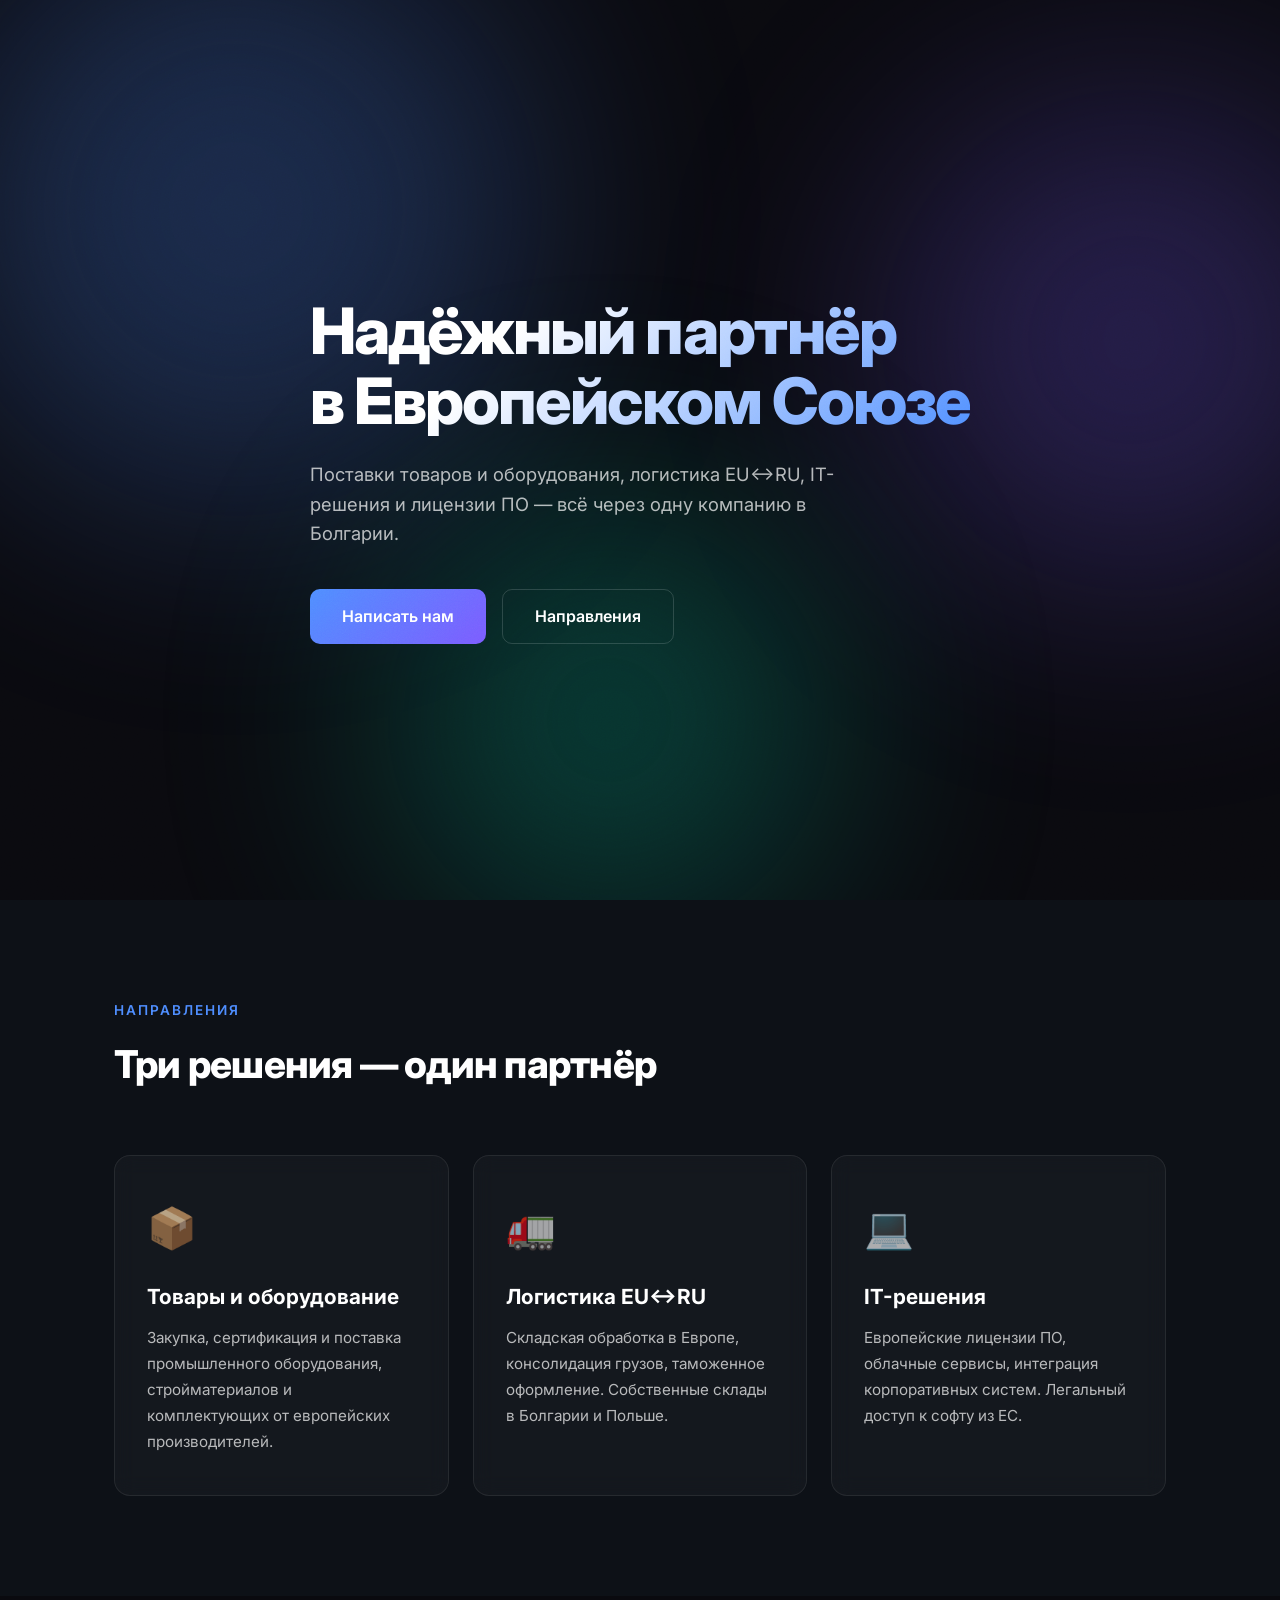
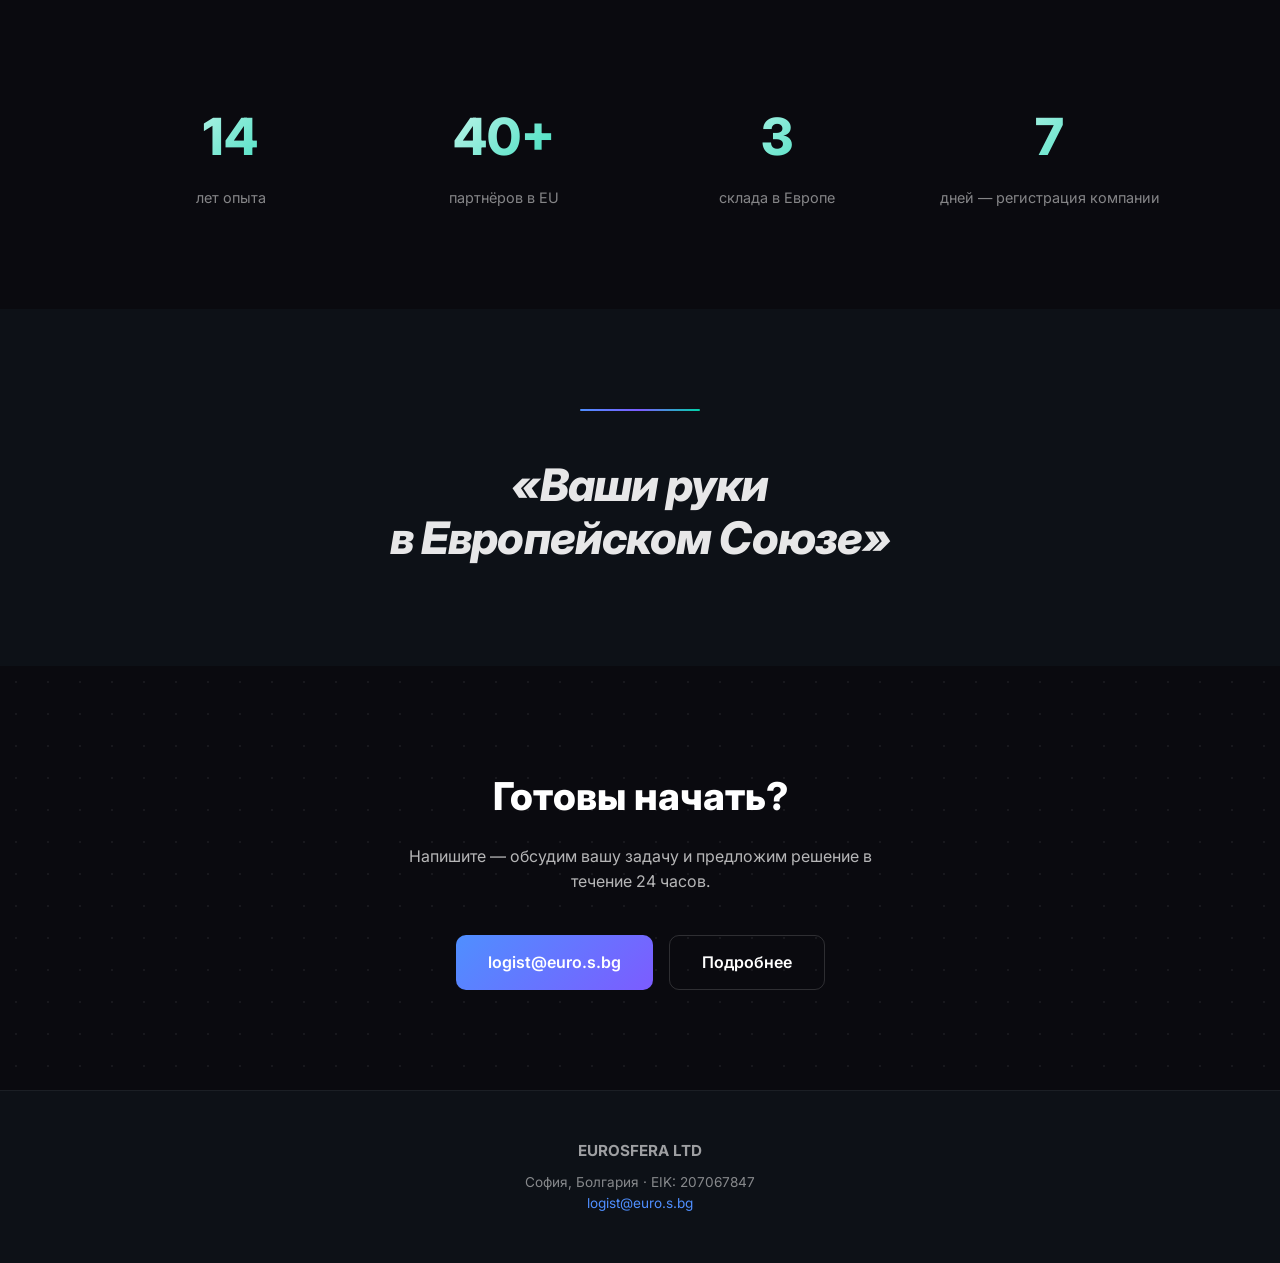
<file: variant-g.html>
<!DOCTYPE html>
<html lang="ru">
<head>
<meta charset="UTF-8">
<meta name="viewport" content="width=device-width,initial-scale=1">
<title>Eurosfera — Ваш партнёр в Европейском Союзе</title>
<link href="https://fonts.googleapis.com/css2?family=Inter:wght@400;600;800&display=swap" rel="stylesheet">
<style>
*{margin:0;padding:0;box-sizing:border-box}
:root{--bg:#0a0a0f;--bg2:#0d1117;--blue:#4f8fff;--violet:#7c5cff;--teal:#00d4aa;--text:rgba(255,255,255,.7);--text-dim:rgba(255,255,255,.5)}
html{scroll-behavior:smooth}
body{font-family:'Inter',system-ui,sans-serif;background:var(--bg);color:var(--text);line-height:1.6;overflow-x:hidden}
.noise{position:fixed;inset:0;pointer-events:none;z-index:100;opacity:.08;mix-blend-mode:overlay}
.noise svg{width:100%;height:100%}

/* Aurora */
.aurora{position:absolute;inset:0;overflow:hidden;z-index:0}
.blob{position:absolute;border-radius:50%;filter:blur(120px);opacity:.25;will-change:transform}
.blob-1{width:600px;height:600px;background:var(--blue);top:-10%;left:-5%;animation:float1 12s ease-in-out infinite}
.blob-2{width:500px;height:500px;background:var(--violet);top:10%;right:-8%;animation:float2 14s ease-in-out infinite}
.blob-3{width:450px;height:450px;background:var(--teal);bottom:-5%;left:30%;animation:float3 16s ease-in-out infinite}
@keyframes float1{0%,100%{transform:translate(0,0) scale(1)}50%{transform:translate(60px,40px) scale(1.15)}}
@keyframes float2{0%,100%{transform:translate(0,0) scale(1)}50%{transform:translate(-50px,30px) scale(1.1)}}
@keyframes float3{0%,100%{transform:translate(0,0) scale(1)}50%{transform:translate(40px,-50px) scale(1.2)}}

/* Layout */
.container{max-width:1100px;margin:0 auto;padding:0 24px}
section{position:relative}

/* Hero */
.hero{min-height:100vh;display:flex;align-items:center;position:relative;padding:120px 0 80px}
.hero-content{position:relative;z-index:1}
.hero h1{font-size:clamp(2.5rem,5vw,4.5rem);font-weight:800;letter-spacing:-.03em;line-height:1.1;background:linear-gradient(135deg,#fff 30%,var(--blue));-webkit-background-clip:text;-webkit-text-fill-color:transparent;background-clip:text;margin-bottom:24px}
.hero p{font-size:1.15rem;opacity:.7;max-width:560px;margin-bottom:40px}
.btn-row{display:flex;gap:16px;flex-wrap:wrap}
.btn{display:inline-flex;align-items:center;padding:14px 32px;border-radius:10px;font-size:1rem;font-weight:600;text-decoration:none;transition:all .3s ease}
.btn-primary{background:linear-gradient(135deg,var(--blue),var(--violet));color:#fff;border:none}
.btn-primary:hover{box-shadow:0 0 30px rgba(79,143,255,.4);transform:translateY(-2px)}
.btn-ghost{background:transparent;color:#fff;border:1px solid rgba(255,255,255,.15)}
.btn-ghost:hover{border-color:rgba(255,255,255,.4);transform:translateY(-2px)}

/* Cards */
.cards-section{padding:100px 0;background:var(--bg2)}
.section-label{font-size:.85rem;text-transform:uppercase;letter-spacing:.15em;color:var(--blue);margin-bottom:12px;font-weight:600}
.section-title{font-size:clamp(1.8rem,3vw,2.8rem);font-weight:800;color:#fff;margin-bottom:60px;letter-spacing:-.02em}
.cards-grid{display:grid;grid-template-columns:repeat(auto-fit,minmax(300px,1fr));gap:24px}
.card{position:relative;background:rgba(255,255,255,.03);backdrop-filter:blur(10px);border:1px solid rgba(255,255,255,.08);border-radius:16px;padding:40px 32px;overflow:hidden;transition:all .4s ease;cursor:default}
.card::before{content:'';position:absolute;inset:0;opacity:0;transition:opacity .4s;border-radius:16px;pointer-events:none}
.card:hover{transform:translateY(-4px);box-shadow:0 0 30px rgba(79,143,255,.2);border-color:rgba(79,143,255,.2)}
.card:hover::before{opacity:1}
.card-icon{font-size:2.5rem;margin-bottom:20px;display:block}
.card h3{font-size:1.3rem;font-weight:700;color:#fff;margin-bottom:12px}
.card p{font-size:.95rem;line-height:1.7}

/* Stats */
.stats-section{padding:100px 0;background:var(--bg)}
.stats-grid{display:grid;grid-template-columns:repeat(auto-fit,minmax(200px,1fr));gap:40px;text-align:center}
.stat-num{font-size:clamp(2.2rem,4vw,3.2rem);font-weight:800;background:linear-gradient(135deg,#fff,var(--teal));-webkit-background-clip:text;-webkit-text-fill-color:transparent;background-clip:text;margin-bottom:8px}
.stat-label{font-size:.9rem;color:var(--text-dim)}

/* Quote */
.quote-section{padding:100px 0;background:var(--bg2);text-align:center;position:relative}
.quote-line{width:120px;height:2px;background:linear-gradient(90deg,var(--blue),var(--violet),var(--teal));margin:0 auto 48px;border-radius:2px}
.quote-text{font-size:clamp(1.6rem,3.5vw,2.8rem);font-weight:800;font-style:italic;color:rgba(255,255,255,.9);max-width:700px;margin:0 auto;letter-spacing:-.02em;line-height:1.2}

/* CTA */
.cta-section{padding:100px 0;background:var(--bg);position:relative;text-align:center;overflow:hidden}
.dot-grid{position:absolute;inset:0;background-image:radial-gradient(rgba(255,255,255,.06) 1px,transparent 1px);background-size:32px 32px;pointer-events:none}
.cta-section .container{position:relative;z-index:1}
.cta-section h2{font-size:clamp(1.8rem,3vw,2.6rem);font-weight:800;color:#fff;margin-bottom:16px}
.cta-section p{margin-bottom:40px;max-width:500px;margin-left:auto;margin-right:auto}

/* Footer */
footer{padding:48px 0;background:var(--bg2);border-top:1px solid rgba(255,255,255,.06);text-align:center;font-size:.85rem;color:var(--text-dim)}
footer a{color:var(--blue);text-decoration:none}
footer .f-name{font-weight:700;color:rgba(255,255,255,.6);font-size:.95rem;margin-bottom:8px}

/* Reveal */
.reveal{opacity:1;transform:translateY(0);transition:opacity .6s ease-out,transform .6s ease-out}
.reveal.visible{opacity:1;transform:translateY(0)}

@media(max-width:640px){
  .hero{padding:80px 0 60px;min-height:auto}
  .cards-grid{grid-template-columns:1fr}
  .stats-grid{grid-template-columns:1fr 1fr}
  .btn-row{flex-direction:column}
  .btn{width:100%;justify-content:center}
}
</style>
</head>
<body>

<!-- Noise overlay -->
<div class="noise"><svg><filter id="n"><feTurbulence type="fractalNoise" baseFrequency=".75" numOctaves="4" stitchTiles="stitch"/></filter><rect width="100%" height="100%" filter="url(#n)"/></svg></div>

<!-- Hero -->
<section class="hero">
  <div class="aurora">
    <div class="blob blob-1"></div>
    <div class="blob blob-2"></div>
    <div class="blob blob-3"></div>
  </div>
  <div class="container">
    <div class="hero-content">
      <h1 class="reveal">Надёжный партнёр<br>в&nbsp;Европейском Союзе</h1>
      <p class="reveal" style="transition-delay:.1s">Поставки товаров и оборудования, логистика EU↔RU, IT-решения и лицензии ПО — всё через одну компанию в Болгарии.</p>
      <div class="btn-row reveal" style="transition-delay:.2s">
        <a href="mailto:logist@euro.s.bg" class="btn btn-primary">Написать нам</a>
        <a href="#services" class="btn btn-ghost">Направления</a>
      </div>
    </div>
  </div>
</section>

<!-- Services -->
<section class="cards-section" id="services">
  <div class="container">
    <div class="section-label reveal">Направления</div>
    <div class="section-title reveal" style="transition-delay:.1s">Три решения — один партнёр</div>
    <div class="cards-grid">
      <div class="card reveal" style="transition-delay:0s">
        <span class="card-icon">📦</span>
        <h3>Товары и оборудование</h3>
        <p>Закупка, сертификация и поставка промышленного оборудования, стройматериалов и комплектующих от европейских производителей.</p>
      </div>
      <div class="card reveal" style="transition-delay:.1s">
        <span class="card-icon">🚛</span>
        <h3>Логистика EU↔RU</h3>
        <p>Складская обработка в Европе, консолидация грузов, таможенное оформление. Собственные склады в Болгарии и Польше.</p>
      </div>
      <div class="card reveal" style="transition-delay:.2s">
        <span class="card-icon">💻</span>
        <h3>IT-решения</h3>
        <p>Европейские лицензии ПО, облачные сервисы, интеграция корпоративных систем. Легальный доступ к софту из ЕС.</p>
      </div>
    </div>
  </div>
</section>

<!-- Stats -->
<section class="stats-section">
  <div class="container">
    <div class="stats-grid">
      <div class="reveal">
        <div class="stat-num" data-target="14">0</div>
        <div class="stat-label">лет опыта</div>
      </div>
      <div class="reveal" style="transition-delay:.1s">
        <div class="stat-num" data-target="50" data-suffix="+">0</div>
        <div class="stat-label">партнёров в EU</div>
      </div>
      <div class="reveal" style="transition-delay:.2s">
        <div class="stat-num" data-target="3">0</div>
        <div class="stat-label">склада в Европе</div>
      </div>
      <div class="reveal" style="transition-delay:.3s">
        <div class="stat-num" data-target="7">0</div>
        <div class="stat-label">дней — регистрация компании</div>
      </div>
    </div>
  </div>
</section>

<!-- Quote -->
<section class="quote-section">
  <div class="container">
    <div class="quote-line reveal"></div>
    <div class="quote-text reveal" style="transition-delay:.1s">«Ваши руки<br>в&nbsp;Европейском Союзе»</div>
  </div>
</section>

<!-- CTA -->
<section class="cta-section">
  <div class="dot-grid"></div>
  <div class="container">
    <h2 class="reveal">Готовы начать?</h2>
    <p class="reveal" style="transition-delay:.1s">Напишите — обсудим вашу задачу и предложим решение в течение 24 часов.</p>
    <div class="btn-row reveal" style="transition-delay:.2s;justify-content:center">
      <a href="mailto:logist@euro.s.bg" class="btn btn-primary">logist@euro.s.bg</a>
      <a href="#services" class="btn btn-ghost">Подробнее</a>
    </div>
  </div>
</section>

<!-- Footer -->
<footer>
  <div class="container">
    <div class="f-name">EUROSFERA LTD</div>
    <p>София, Болгария · EIK: 207067847<br><a href="mailto:logist@euro.s.bg">logist@euro.s.bg</a></p>
  </div>
</footer>

<script>
// Reveal on scroll
const io = new IntersectionObserver((entries) => {
  entries.forEach(e => { if (e.isIntersecting) { e.target.classList.add('visible'); io.unobserve(e.target); } });
}, { threshold: 0.15 });
document.querySelectorAll('.reveal').forEach(el => io.observe(el));

// Counter animation
const cio = new IntersectionObserver((entries) => {
  entries.forEach(e => {
    if (!e.isIntersecting) return;
    const el = e.target, target = +el.dataset.target, suffix = el.dataset.suffix || '';
    let start = 0;
    const step = () => {
      start += Math.ceil(target / 40);
      if (start >= target) { el.textContent = target + suffix; return; }
      el.textContent = start + suffix;
      requestAnimationFrame(step);
    };
    requestAnimationFrame(step);
    cio.unobserve(el);
  });
}, { threshold: 0.5 });
document.querySelectorAll('.stat-num').forEach(el => cio.observe(el));

// Card spotlight
document.querySelectorAll('.card').forEach(card => {
  card.addEventListener('mousemove', e => {
    const r = card.getBoundingClientRect();
    const x = e.clientX - r.left, y = e.clientY - r.top;
    card.style.setProperty('--mx', x + 'px');
    card.style.setProperty('--my', y + 'px');
    card.querySelector('::before') // fallback
    card.style.background = `radial-gradient(circle 250px at ${x}px ${y}px, rgba(79,143,255,.08), transparent), rgba(255,255,255,.03)`;
  });
  card.addEventListener('mouseleave', () => {
    card.style.background = 'rgba(255,255,255,.03)';
  });
});
</script>
</body>
</html>
</file>
